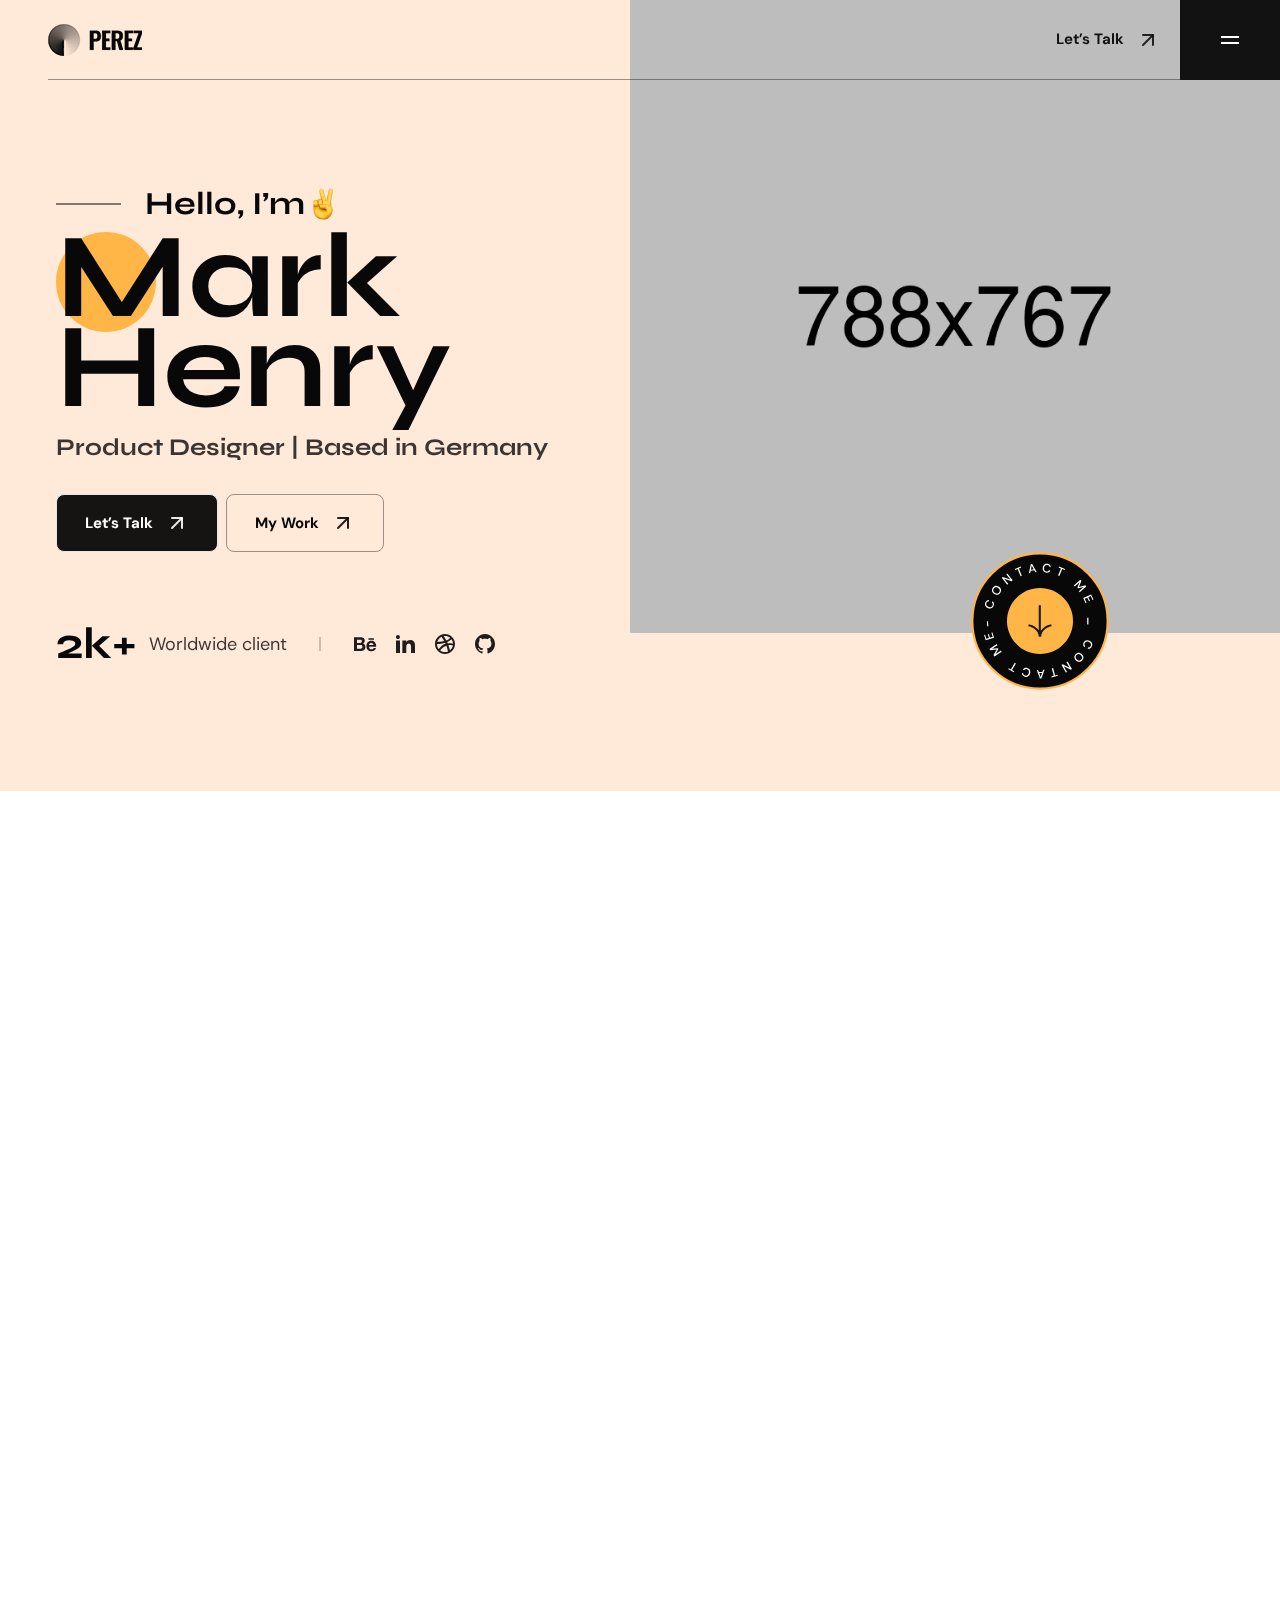
<file: index.html>
<!DOCTYPE html>
<html class="no-js" lang="en">

<head>
    <meta charset="utf-8" />
    <meta http-equiv="x-ua-compatible" content="ie=edge" />
    <title>My Tailwind</title>
    <meta name="AdsBot-Google" content="noindex follow" />
    <meta name="description" content="Perez - Tailwind CSS Personal Portfolio Template">
    <meta name="viewport" content="width=device-width, initial-scale=1, shrink-to-fit=no" />

    <link rel="shortcut icon" type="image/x-icon" href="assets/images/favicon.png" />


    <link rel="preconnect" href="https://fonts.googleapis.com">
    <link rel="preconnect" href="https://fonts.gstatic.com" crossorigin>
    <link href="https://fonts.googleapis.com/css2?family=DM+Sans:ital,opsz,wght@0,9..40,100;0,9..40,200;0,9..40,300;0,9..40,400;0,9..40,500;0,9..40,600;0,9..40,700;0,9..40,800;0,9..40,900;0,9..40,1000;1,9..40,100;1,9..40,200;1,9..40,300;1,9..40,400;1,9..40,500;1,9..40,600;1,9..40,700;1,9..40,800;1,9..40,900;1,9..40,1000&family=Inter:wght@100;200;300;400;500;600;700;800;900&family=Poppins:ital,wght@0,100;0,200;0,300;0,400;0,500;0,600;0,700;0,800;0,900;1,100;1,200;1,300;1,400;1,500;1,600;1,700;1,800;1,900&family=Syne:wght@400;500;600;700;800&display=swap" rel="stylesheet">

    
    <link rel="stylesheet" href="assets/css/plugins/aos.css" />
    <link rel="stylesheet" href="assets/css/plugins/swiper-bundle.min.css" />


    <!-- Style CSS -->
    <link rel="stylesheet" href="assets/css/style.css" />

</head>

<body>
    <div class="overflow-x-hidden">
        <!-- Header start -->

        <header id="sticky-header" class="xl:pl-12 absolute left-0 top-0 w-full z-10">
            <div class="flex pl-4 xl:pl-0">

                <div class="flex-1 flex items-center justify-between border-b border-black-800 border-opacity-40">

                    <a href="index.html">
                        <img src="assets/images/logo/logo.png" alt="logo">
                    </a>

                    <!-- Link Start -->
                    <a href="contact.html" class="flex items-center flex-wrap py-[6px] px-3 text-[15px] font-bold text-active leading-none mr-2 transition-all duration-300 hover:text-orange md:hover:text-white group">Let’s
                        Talk
                        <span class="inline-block ml-3 group-hover:animate-arrow-move-up">
        <svg width="24" height="24" viewBox="0 0 24 24" fill="none" xmlns="http://www.w3.org/2000/svg">
          <path d="M7 17L17 7" stroke="currentColor" stroke-opacity="0.9" stroke-width="2" stroke-linecap="round"
            stroke-linejoin="round" />
          <path d="M7 7H17V17" stroke="currentColor" stroke-opacity="0.9" stroke-width="2" stroke-linecap="round"
            stroke-linejoin="round" />
        </svg>
      </span>
                    </a>
                    <!-- Link End -->
                </div>



                <!-- Button Start -->
                <div id="offcanvas-toggle" class="flex-none bg-active flex items-center flex-wrap justify-center py-7 px-[38px] cursor-pointer">
                    <button>
                        <svg width="24" height="24" viewBox="0 0 24 24" fill="none" xmlns="http://www.w3.org/2000/svg">
                            <rect x="3" y="8" width="18" height="2" fill="white" />
                            <rect x="3" y="14" width="18" height="2" fill="white" />
                        </svg>

                    </button>
                </div>
                <!-- Button End -->

            </div>
        </header>


        <!-- offcanvas-menu start -->
        <div id="offcanvas" class="offcanvas right-0 top-0 bottom-0 z-50 transform translate-x-full fixed h-full w-[350px] md:w-[460px] transition-all ease-in-out duration-300 bg-black-800 pl-8 flex flex-wrap flex-col justify-between">
            <!-- close button start -->

            <div>
                <div class="flex flex-wrap justify-between items-center border-b border-border-white mb-[80px]">
                    <a href="index.html">
                        <img src="assets/images/logo/offcanvas-logo.png" alt="">
                    </a>
                    <button id="offcanvas-close" class="offcanvas-close bg-primary py-7 px-[38px]" aria-label="offcanvas">
                        <svg width="24" height="24" viewBox="0 0 24 24" fill="none" xmlns="http://www.w3.org/2000/svg">
                            <path fill-rule="evenodd" clip-rule="evenodd" d="M19.2803 4.71967C19.5732 5.01256 19.5732 5.48744 19.2803 5.78033L5.78033 19.2803C5.48744 19.5732 5.01256 19.5732 4.71967 19.2803C4.42678 18.9874 4.42678 18.5126 4.71967 18.2197L18.2197 4.71967C18.5126 4.42678 18.9874 4.42678 19.2803 4.71967Z" fill="white" />
                            <path fill-rule="evenodd" clip-rule="evenodd" d="M4.71967 4.71967C5.01256 4.42678 5.48744 4.42678 5.78033 4.71967L19.2803 18.2197C19.5732 18.5126 19.5732 18.9874 19.2803 19.2803C18.9874 19.5732 18.5126 19.5732 18.2197 19.2803L4.71967 5.78033C4.42678 5.48744 4.42678 5.01256 4.71967 4.71967Z" fill="white" />
                        </svg>
                    </button>
                </div>

                <!-- close button end -->

                <!-- offcanvas-menu start -->

                <nav class="offcanvas-menu mr-[40px] flex flex-wrap flex-col justify-between">
                    <ul>
                        <li class="border-b border-border-white py-4 group">
                            <a href="index.html" class="text-white text-xl font-bold font-Syne leading-none flex flex-wrap items-center justify-between hover:text-orange transition duration-300">Home
                                <span class="inline-block group-hover:animate-arrow-move-up">
              <svg width="24" height="24" viewBox="0 0 24 24" fill="none" xmlns="http://www.w3.org/2000/svg">
                <path d="M7 17L17 7" stroke="currentColor" stroke-opacity="0.9" stroke-width="2" stroke-linecap="round"
                  stroke-linejoin="round"></path>
                <path d="M7 7H17V17" stroke="currentColor" stroke-opacity="0.9" stroke-width="2" stroke-linecap="round"
                  stroke-linejoin="round"></path>
              </svg>
            </span>
                            </a>
                        </li>
                        <li class="border-b border-border-white py-4 group">
                            <a href="about.html" class="text-white text-xl font-bold font-Syne leading-none flex flex-wrap items-center justify-between hover:text-orange transition duration-300">About
                                <span class="inline-block group-hover:animate-arrow-move-up">
              <svg width="24" height="24" viewBox="0 0 24 24" fill="none" xmlns="http://www.w3.org/2000/svg">
                <path d="M7 17L17 7" stroke="currentColor" stroke-opacity="0.9" stroke-width="2" stroke-linecap="round"
                  stroke-linejoin="round"></path>
                <path d="M7 7H17V17" stroke="currentColor" stroke-opacity="0.9" stroke-width="2" stroke-linecap="round"
                  stroke-linejoin="round"></path>
              </svg>
            </span>
                            </a>

                        </li>
                        <li class="border-b border-border-white py-4 group">
                            <a href="projects.html" class="text-white text-xl font-bold font-Syne leading-none flex flex-wrap items-center justify-between hover:text-orange transition duration-300">Project
                                <span class="inline-block group-hover:animate-arrow-move-up">
              <svg width="24" height="24" viewBox="0 0 24 24" fill="none" xmlns="http://www.w3.org/2000/svg">
                <path d="M7 17L17 7" stroke="currentColor" stroke-opacity="0.9" stroke-width="2" stroke-linecap="round"
                  stroke-linejoin="round"></path>
                <path d="M7 7H17V17" stroke="currentColor" stroke-opacity="0.9" stroke-width="2" stroke-linecap="round"
                  stroke-linejoin="round"></path>
              </svg>
            </span>
                            </a>
                        </li>
                        <li class="border-b border-border-white py-4 group">
                            <a href="project-details.html" class="text-white text-xl font-bold font-Syne leading-none flex flex-wrap items-center justify-between hover:text-orange transition duration-300">Project details
                                <span class="inline-block group-hover:animate-arrow-move-up">
              <svg width="24" height="24" viewBox="0 0 24 24" fill="none" xmlns="http://www.w3.org/2000/svg">
                <path d="M7 17L17 7" stroke="currentColor" stroke-opacity="0.9" stroke-width="2" stroke-linecap="round"
                  stroke-linejoin="round"></path>
                <path d="M7 7H17V17" stroke="currentColor" stroke-opacity="0.9" stroke-width="2" stroke-linecap="round"
                  stroke-linejoin="round"></path>
              </svg>
            </span>
                            </a>
                        </li>
                        <li class="border-b border-border-white py-4 group">
                            <a href="blog.html" class="text-white text-xl font-bold font-Syne leading-none flex flex-wrap items-center justify-between hover:text-orange transition duration-300">Blog
                                <span class="inline-block group-hover:animate-arrow-move-up">
              <svg width="24" height="24" viewBox="0 0 24 24" fill="none" xmlns="http://www.w3.org/2000/svg">
                <path d="M7 17L17 7" stroke="currentColor" stroke-opacity="0.9" stroke-width="2" stroke-linecap="round"
                  stroke-linejoin="round"></path>
                <path d="M7 7H17V17" stroke="currentColor" stroke-opacity="0.9" stroke-width="2" stroke-linecap="round"
                  stroke-linejoin="round"></path>
              </svg>
            </span>
                            </a>
                        </li>
                        <li class="border-b border-border-white py-4 group">
                            <a href="blog-details.html" class="text-white text-xl font-bold font-Syne leading-none flex flex-wrap items-center justify-between hover:text-orange transition duration-300">Blog Details
                                <span class="inline-block group-hover:animate-arrow-move-up">
              <svg width="24" height="24" viewBox="0 0 24 24" fill="none" xmlns="http://www.w3.org/2000/svg">
                <path d="M7 17L17 7" stroke="currentColor" stroke-opacity="0.9" stroke-width="2" stroke-linecap="round"
                  stroke-linejoin="round"></path>
                <path d="M7 7H17V17" stroke="currentColor" stroke-opacity="0.9" stroke-width="2" stroke-linecap="round"
                  stroke-linejoin="round"></path>
              </svg>
            </span>
                            </a>
                        </li>

                        <li class="border-b border-border-white py-4 group">
                            <a href="contact.html" class="text-white text-xl font-bold font-Syne leading-none flex flex-wrap items-center justify-between hover:text-orange transition duration-300">Contact
                                <span class="inline-block group-hover:animate-arrow-move-up">
              <svg width="24" height="24" viewBox="0 0 24 24" fill="none" xmlns="http://www.w3.org/2000/svg">
                <path d="M7 17L17 7" stroke="currentColor" stroke-opacity="0.9" stroke-width="2" stroke-linecap="round"
                  stroke-linejoin="round"></path>
                <path d="M7 7H17V17" stroke="currentColor" stroke-opacity="0.9" stroke-width="2" stroke-linecap="round"
                  stroke-linejoin="round"></path>
              </svg>
            </span>
                            </a>
                        </li>

                    </ul>
                </nav>

            </div>


            <nav class="pb-10">
                <ul class="flex flex-wrap gap-x-4 items-center">
                    <li><a href="#" class="text-white transition-all duration-300 hover:text-orange">
                            <svg width="24" height="24" viewBox="0 0 24 24" fill="none" xmlns="http://www.w3.org/2000/svg">
                                <path d="M7.443 5.3501C8.082 5.3501 8.673 5.4001 9.213 5.5481C9.754 5.6471 10.197 5.8451 10.59 6.0921C10.984 6.3401 11.279 6.6861 11.475 7.1311C11.672 7.5761 11.771 8.1211 11.771 8.7141C11.771 9.4071 11.623 10.0001 11.279 10.4451C10.984 10.8911 10.492 11.2861 9.902 11.5831C10.738 11.8311 11.377 12.2761 11.771 12.8701C12.164 13.4631 12.41 14.2051 12.41 15.0461C12.41 15.7391 12.262 16.3321 12.016 16.8271C11.771 17.3221 11.377 17.7671 10.934 18.0641C10.4528 18.3824 9.92083 18.6164 9.361 18.7561C8.771 18.9051 8.181 19.0041 7.591 19.0041H1V5.3501H7.443ZM7.049 10.8901C7.59 10.8901 8.033 10.7421 8.377 10.4951C8.721 10.2481 8.869 9.8021 8.869 9.2581C8.869 8.9611 8.819 8.6651 8.721 8.4671C8.623 8.2691 8.475 8.1201 8.279 7.9721C8.082 7.8731 7.885 7.7741 7.639 7.7251C7.393 7.6751 7.148 7.6751 6.852 7.6751H4V10.8911H7.05L7.049 10.8901ZM7.197 16.7281C7.492 16.7281 7.787 16.6781 8.033 16.6291C8.279 16.5791 8.525 16.4811 8.721 16.3321C8.92138 16.1873 9.08903 16.002 9.213 15.7881C9.311 15.5411 9.41 15.2441 9.41 14.8981C9.41 14.2051 9.213 13.7111 8.82 13.3641C8.426 13.0671 7.885 12.9191 7.246 12.9191H4V16.7291L7.197 16.7281ZM16.689 16.6781C17.082 17.0741 17.672 17.2721 18.459 17.2721C19 17.2721 19.492 17.1241 19.885 16.8771C20.279 16.5801 20.525 16.2831 20.623 15.9871H23.033C22.639 17.1731 22.049 18.0141 21.263 18.5591C20.475 19.0531 19.541 19.3501 18.41 19.3501C17.6864 19.3523 16.9688 19.218 16.295 18.9541C15.6887 18.7267 15.148 18.353 14.721 17.8661C14.2643 17.4107 13.9267 16.8498 13.738 16.2331C13.492 15.5901 13.393 14.8981 13.393 14.1061C13.393 13.3641 13.492 12.6721 13.738 12.0281C13.9749 11.4085 14.3252 10.8384 14.771 10.3471C15.2201 9.88594 15.7543 9.51613 16.344 9.2581C17.0007 8.99416 17.7022 8.85969 18.41 8.8621C19.246 8.8621 19.984 9.0111 20.623 9.3571C21.263 9.7031 21.754 10.0991 22.147 10.6931C22.541 11.2371 22.837 11.8801 23.033 12.5731C23.131 13.2651 23.18 13.9581 23.131 14.7491H16C16 15.5411 16.295 16.2831 16.689 16.6791V16.6781ZM19.787 11.4841C19.443 11.1381 18.902 10.9401 18.262 10.9401C17.82 10.9401 17.475 11.0401 17.18 11.1881C16.885 11.3361 16.689 11.5341 16.492 11.7321C16.311 11.9234 16.1912 12.1643 16.148 12.4241C16.098 12.6721 16.049 12.8701 16.049 13.0671H20.475C20.377 12.3251 20.131 11.8311 19.787 11.4841ZM15.459 6.2901H20.967V7.6261H15.46V6.2901H15.459Z" fill="currentColor" fill-opacity="0.9"></path>
                            </svg>

                        </a></li>
                    <li><a href="#" class="text-white transition-all duration-300 hover:text-orange"><svg width="24" height="24" viewBox="0 0 24 24" fill="none" xmlns="http://www.w3.org/2000/svg">
                                <path d="M6.94043 5.00002C6.94017 5.53046 6.7292 6.03906 6.35394 6.41394C5.97868 6.78883 5.46986 6.99929 4.93943 6.99902C4.409 6.99876 3.90039 6.78779 3.52551 6.41253C3.15062 6.03727 2.94016 5.52846 2.94043 4.99802C2.9407 4.46759 3.15166 3.95899 3.52692 3.5841C3.90218 3.20922 4.411 2.99876 4.94143 2.99902C5.47186 2.99929 5.98047 3.21026 6.35535 3.58552C6.73024 3.96078 6.9407 4.46959 6.94043 5.00002ZM7.00043 8.48002H3.00043V21H7.00043V8.48002ZM13.3204 8.48002H9.34043V21H13.2804V14.43C13.2804 10.77 18.0504 10.43 18.0504 14.43V21H22.0004V13.07C22.0004 6.90002 14.9404 7.13002 13.2804 10.16L13.3204 8.48002Z" fill="currentColor" fill-opacity="0.9"></path>
                            </svg>
                        </a></li>
                    <li><a href="#" class="text-white transition-all duration-300 hover:text-orange"><svg width="24" height="24" viewBox="0 0 24 24" fill="none" xmlns="http://www.w3.org/2000/svg">
                                <path d="M19.989 11.572C19.907 9.99792 19.3596 8.4836 18.416 7.221C18.1285 7.53061 17.8212 7.82123 17.496 8.091C16.4969 8.92086 15.3805 9.5982 14.183 10.101C14.35 10.451 14.503 10.79 14.638 11.11V11.113C14.665 11.174 14.688 11.231 14.732 11.342L14.749 11.382C16.262 11.212 17.858 11.275 19.405 11.485C19.611 11.512 19.805 11.541 19.989 11.572ZM10.604 4.122C11.5786 5.49516 12.4772 6.92062 13.296 8.392C14.519 7.91 15.53 7.302 16.344 6.625C16.674 6.351 16.938 6.093 17.14 5.87C15.701 4.65972 13.8803 3.99733 12 4C11.524 4 11.058 4.042 10.604 4.121V4.122ZM4.253 9.997C4.93423 9.97981 5.61464 9.93878 6.293 9.874C7.93264 9.72734 9.55828 9.4525 11.155 9.052C10.3205 7.60221 9.41956 6.19171 8.455 4.825C7.42472 5.3354 6.51626 6.06141 5.79124 6.95379C5.06623 7.84617 4.54162 8.88404 4.253 9.997ZM5.783 17.035C6.25195 16.3575 6.77894 15.7221 7.358 15.136C8.812 13.646 10.528 12.486 12.514 11.846L12.576 11.828C12.411 11.464 12.256 11.139 12.1 10.833C10.264 11.368 8.33 11.702 6.403 11.875C5.463 11.96 4.62 11.997 4 12.003C3.99815 13.8356 4.62722 15.6128 5.783 17.035ZM15.004 19.415C14.6184 17.4703 14.0725 15.5607 13.372 13.706C11.372 14.433 9.776 15.496 8.543 16.764C8.0454 17.2664 7.60382 17.8213 7.226 18.419C8.60481 19.4478 10.2797 20.0025 12 20C13.0299 20.0015 14.0504 19.8035 15.005 19.417L15.004 19.415ZM16.878 18.34C18.4393 17.1398 19.5028 15.4057 19.865 13.47C19.525 13.385 19.094 13.3 18.62 13.234C17.5661 13.0823 16.4968 13.0712 15.44 13.201C16.035 14.8799 16.5154 16.5961 16.878 18.34ZM12 22C6.477 22 2 17.523 2 12C2 6.477 6.477 2 12 2C17.523 2 22 6.477 22 12C22 17.523 17.523 22 12 22Z" fill="currentColor" fill-opacity="0.9"></path>
                            </svg>
                        </a></li>
                    <li><a href="#" class="text-white transition-all duration-300 hover:text-orange"><svg width="24" height="24" viewBox="0 0 24 24" fill="none" xmlns="http://www.w3.org/2000/svg">
                                <path d="M12.001 2C6.47598 2 2.00098 6.475 2.00098 12C1.99977 14.0992 2.65958 16.1454 3.88679 17.8484C5.114 19.5515 6.84631 20.8249 8.83798 21.488C9.33798 21.575 9.52598 21.275 9.52598 21.012C9.52598 20.775 9.51298 19.988 9.51298 19.15C7.00098 19.613 6.35098 18.538 6.15098 17.975C6.03798 17.687 5.55098 16.8 5.12598 16.562C4.77598 16.375 4.27598 15.912 5.11298 15.9C5.90098 15.887 6.46298 16.625 6.65098 16.925C7.55098 18.437 8.98798 18.012 9.56298 17.75C9.65098 17.1 9.91298 16.663 10.201 16.413C7.97598 16.163 5.65098 15.3 5.65098 11.475C5.65098 10.387 6.03798 9.488 6.67598 8.788C6.57598 8.538 6.22598 7.513 6.77598 6.138C6.77598 6.138 7.61298 5.875 9.52598 7.162C10.3401 6.9364 11.1812 6.82302 12.026 6.825C12.876 6.825 13.726 6.937 14.526 7.162C16.439 5.862 17.276 6.138 17.276 6.138C17.826 7.513 17.476 8.538 17.376 8.788C18.013 9.488 18.401 10.375 18.401 11.475C18.401 15.313 16.064 16.163 13.839 16.413C14.201 16.725 14.514 17.325 14.514 18.263C14.514 19.6 14.501 20.675 14.501 21.013C14.501 21.275 14.689 21.587 15.189 21.487C17.1738 20.8166 18.8985 19.5408 20.1203 17.8389C21.3421 16.1371 21.9995 14.095 22 12C22 6.475 17.525 2 12 2H12.001Z" fill="currentColor" fill-opacity="0.9"></path>
                            </svg>
                        </a></li>

                </ul>
            </nav>
        </div>
        <!-- offcanvas-menu end -->

        <!-- Header end -->

        <!-- Hero section start -->
        <section class="bg-secondary relative pt-[140px] pb-[125px]">

            <div class="container">
                <div class="grid grid-cols-1 2xl:-mx-4">
                    <div class="xl:pt-12">
                        <span
          class="font-Syne text-black-800 font-bold text-2xl lg:text-[32px] leading-none flex flex-wrap items-center mb-3"
          data-aos="fade-right" data-aos-delay="300">
          <span class="mr-6">
            <svg xmlns="http://www.w3.org/2000/svg" width="65" height="2" viewBox="0 0 65 2" fill="none">
              <path d="M0 1H65" stroke="#080808" />
            </svg>
          </span>

                        Hello, I’m
                        <img class="ml-2" src="assets/images/icon/victory.png" alt="icon">
                        </span>
                        <h1 class="relative z-[1] font-Syne text-black-800 font-bold text-[80px] lg:text-[100px] xl:text-[120px] 2xl:text-[140px] leading-[64px] lg:leading-[80px] xl:leading-[90px] 2xl:leading-[110px] 2xl:before:w-[120px] xl:before:w-[100px] 2xl:before:h-[120px] xl:before:h-[100px] before:rounded-full before:bg-primary before:block before:absolute before:top-[0px] before:left-0 before:-z-[1] lg:before:w-[85px] lg:before:h-[85px] before:w-[70px] before:h-[70px]" data-aos="fade-right" data-aos-delay="400">
                            Mark
                            <!-- <br /> Henry -->
                        </h1>
                        <h2 class="font-Syne text-black-800 font-bold text-[80px] lg:text-[100px] xl:text-[120px] 2xl:text-[140px] leading-[64px] lg:leading-[80px] xl:leading-[90px] 2xl:leading-[110px] mb-[20px]" data-aos="fade-right" data-aos-delay="600">
                            Henry</h2>
                        <p class="font-Syne text-black-700 font-bold text-lg md:text-xl xl:text-2xl leading-tight mb-[30px]" data-aos="fade-right" data-aos-delay="800">Product
                            Designer |
                            Based in
                            Germany</p>

                        <div class="flex flex-wrap mb-[50px] md:mb-[60px] xl:mb-[70px] 2xl:mb-[80px]">
                            <!-- Link Start -->
                            <span data-aos="fade-right" data-aos-delay="1000">
            <a href="contact.html" class="flex items-center flex-wrap btn-primary mr-2 group">Let’s
              Talk
              <span class="inline-block ml-3 group-hover:animate-arrow-move-up">
                <svg width="24" height="24" viewBox="0 0 24 24" fill="none" xmlns="http://www.w3.org/2000/svg">
                  <path d="M7 17L17 7" stroke="currentColor" stroke-opacity="0.9" stroke-width="2"
                    stroke-linecap="round" stroke-linejoin="round" />
                  <path d="M7 7H17V17" stroke="currentColor" stroke-opacity="0.9" stroke-width="2"
                    stroke-linecap="round" stroke-linejoin="round" />
                </svg>
              </span>
                            </a>
                            </span>
                            <!-- Link End -->

                            <!-- Link Start -->
                            <span data-aos="fade-right" data-aos-delay="1200">
            <a href="projects.html" class="flex items-center flex-wrap btn-primary-outline group">
              My Work
              <span class="inline-block ml-3 group-hover:animate-arrow-move-up">
                <svg width="24" height="24" viewBox="0 0 24 24" fill="none" xmlns="http://www.w3.org/2000/svg">
                  <path d="M7 17L17 7" stroke="currentColor" stroke-opacity="0.9" stroke-width="2"
                    stroke-linecap="round" stroke-linejoin="round" />
                  <path d="M7 7H17V17" stroke="currentColor" stroke-opacity="0.9" stroke-width="2"
                    stroke-linecap="round" stroke-linejoin="round" />
                </svg>
              </span>
                            </a>
                            </span>
                            <!-- Link End -->
                        </div>

                        <div class="flex flex-wrap items-center" data-aos="fade-right" data-aos-delay="1400">
                            <div class="flex flex-wrap items-center">
                                <span class="font-Syne text-black-800 font-bold text-[44px] leading-none">
              <span class="counter">1.2</span>k+</span>
                                <span class="text-lg text-black-700 ml-3">Worldwide client</span>
                                <span class="mx-8">
              <svg xmlns="http://www.w3.org/2000/svg" width="2" height="14" viewBox="0 0 2 14" fill="none">
                <path d="M1 0L1 14" stroke="#080808" stroke-opacity="0.4" />
              </svg>
            </span>
                            </div>
                            <div class="mt-5 sm:mt-0">
                                <ul class="flex flex-wrap gap-x-4 items-center">
                                    <li><a href="#" class="text-black-800 hover:text-orange">
                                            <svg width="24" height="24" viewBox="0 0 24 24" fill="none" xmlns="http://www.w3.org/2000/svg">
                                                <path d="M7.443 5.3501C8.082 5.3501 8.673 5.4001 9.213 5.5481C9.754 5.6471 10.197 5.8451 10.59 6.0921C10.984 6.3401 11.279 6.6861 11.475 7.1311C11.672 7.5761 11.771 8.1211 11.771 8.7141C11.771 9.4071 11.623 10.0001 11.279 10.4451C10.984 10.8911 10.492 11.2861 9.902 11.5831C10.738 11.8311 11.377 12.2761 11.771 12.8701C12.164 13.4631 12.41 14.2051 12.41 15.0461C12.41 15.7391 12.262 16.3321 12.016 16.8271C11.771 17.3221 11.377 17.7671 10.934 18.0641C10.4528 18.3824 9.92083 18.6164 9.361 18.7561C8.771 18.9051 8.181 19.0041 7.591 19.0041H1V5.3501H7.443ZM7.049 10.8901C7.59 10.8901 8.033 10.7421 8.377 10.4951C8.721 10.2481 8.869 9.8021 8.869 9.2581C8.869 8.9611 8.819 8.6651 8.721 8.4671C8.623 8.2691 8.475 8.1201 8.279 7.9721C8.082 7.8731 7.885 7.7741 7.639 7.7251C7.393 7.6751 7.148 7.6751 6.852 7.6751H4V10.8911H7.05L7.049 10.8901ZM7.197 16.7281C7.492 16.7281 7.787 16.6781 8.033 16.6291C8.279 16.5791 8.525 16.4811 8.721 16.3321C8.92138 16.1873 9.08903 16.002 9.213 15.7881C9.311 15.5411 9.41 15.2441 9.41 14.8981C9.41 14.2051 9.213 13.7111 8.82 13.3641C8.426 13.0671 7.885 12.9191 7.246 12.9191H4V16.7291L7.197 16.7281ZM16.689 16.6781C17.082 17.0741 17.672 17.2721 18.459 17.2721C19 17.2721 19.492 17.1241 19.885 16.8771C20.279 16.5801 20.525 16.2831 20.623 15.9871H23.033C22.639 17.1731 22.049 18.0141 21.263 18.5591C20.475 19.0531 19.541 19.3501 18.41 19.3501C17.6864 19.3523 16.9688 19.218 16.295 18.9541C15.6887 18.7267 15.148 18.353 14.721 17.8661C14.2643 17.4107 13.9267 16.8498 13.738 16.2331C13.492 15.5901 13.393 14.8981 13.393 14.1061C13.393 13.3641 13.492 12.6721 13.738 12.0281C13.9749 11.4085 14.3252 10.8384 14.771 10.3471C15.2201 9.88594 15.7543 9.51613 16.344 9.2581C17.0007 8.99416 17.7022 8.85969 18.41 8.8621C19.246 8.8621 19.984 9.0111 20.623 9.3571C21.263 9.7031 21.754 10.0991 22.147 10.6931C22.541 11.2371 22.837 11.8801 23.033 12.5731C23.131 13.2651 23.18 13.9581 23.131 14.7491H16C16 15.5411 16.295 16.2831 16.689 16.6791V16.6781ZM19.787 11.4841C19.443 11.1381 18.902 10.9401 18.262 10.9401C17.82 10.9401 17.475 11.0401 17.18 11.1881C16.885 11.3361 16.689 11.5341 16.492 11.7321C16.311 11.9234 16.1912 12.1643 16.148 12.4241C16.098 12.6721 16.049 12.8701 16.049 13.0671H20.475C20.377 12.3251 20.131 11.8311 19.787 11.4841ZM15.459 6.2901H20.967V7.6261H15.46V6.2901H15.459Z" fill="currentColor" fill-opacity="0.9"></path>
                                            </svg>

                                        </a></li>
                                    <li><a href="#" class="text-black-800 hover:text-orange"><svg width="24" height="24" viewBox="0 0 24 24" fill="none" xmlns="http://www.w3.org/2000/svg">
                                                <path d="M6.94043 5.00002C6.94017 5.53046 6.7292 6.03906 6.35394 6.41394C5.97868 6.78883 5.46986 6.99929 4.93943 6.99902C4.409 6.99876 3.90039 6.78779 3.52551 6.41253C3.15062 6.03727 2.94016 5.52846 2.94043 4.99802C2.9407 4.46759 3.15166 3.95899 3.52692 3.5841C3.90218 3.20922 4.411 2.99876 4.94143 2.99902C5.47186 2.99929 5.98047 3.21026 6.35535 3.58552C6.73024 3.96078 6.9407 4.46959 6.94043 5.00002ZM7.00043 8.48002H3.00043V21H7.00043V8.48002ZM13.3204 8.48002H9.34043V21H13.2804V14.43C13.2804 10.77 18.0504 10.43 18.0504 14.43V21H22.0004V13.07C22.0004 6.90002 14.9404 7.13002 13.2804 10.16L13.3204 8.48002Z" fill="currentColor" fill-opacity="0.9"></path>
                                            </svg>
                                        </a></li>
                                    <li><a href="#" class="text-black-800 hover:text-orange"><svg width="24" height="24" viewBox="0 0 24 24" fill="none" xmlns="http://www.w3.org/2000/svg">
                                                <path d="M19.989 11.572C19.907 9.99792 19.3596 8.4836 18.416 7.221C18.1285 7.53061 17.8212 7.82123 17.496 8.091C16.4969 8.92086 15.3805 9.5982 14.183 10.101C14.35 10.451 14.503 10.79 14.638 11.11V11.113C14.665 11.174 14.688 11.231 14.732 11.342L14.749 11.382C16.262 11.212 17.858 11.275 19.405 11.485C19.611 11.512 19.805 11.541 19.989 11.572ZM10.604 4.122C11.5786 5.49516 12.4772 6.92062 13.296 8.392C14.519 7.91 15.53 7.302 16.344 6.625C16.674 6.351 16.938 6.093 17.14 5.87C15.701 4.65972 13.8803 3.99733 12 4C11.524 4 11.058 4.042 10.604 4.121V4.122ZM4.253 9.997C4.93423 9.97981 5.61464 9.93878 6.293 9.874C7.93264 9.72734 9.55828 9.4525 11.155 9.052C10.3205 7.60221 9.41956 6.19171 8.455 4.825C7.42472 5.3354 6.51626 6.06141 5.79124 6.95379C5.06623 7.84617 4.54162 8.88404 4.253 9.997ZM5.783 17.035C6.25195 16.3575 6.77894 15.7221 7.358 15.136C8.812 13.646 10.528 12.486 12.514 11.846L12.576 11.828C12.411 11.464 12.256 11.139 12.1 10.833C10.264 11.368 8.33 11.702 6.403 11.875C5.463 11.96 4.62 11.997 4 12.003C3.99815 13.8356 4.62722 15.6128 5.783 17.035ZM15.004 19.415C14.6184 17.4703 14.0725 15.5607 13.372 13.706C11.372 14.433 9.776 15.496 8.543 16.764C8.0454 17.2664 7.60382 17.8213 7.226 18.419C8.60481 19.4478 10.2797 20.0025 12 20C13.0299 20.0015 14.0504 19.8035 15.005 19.417L15.004 19.415ZM16.878 18.34C18.4393 17.1398 19.5028 15.4057 19.865 13.47C19.525 13.385 19.094 13.3 18.62 13.234C17.5661 13.0823 16.4968 13.0712 15.44 13.201C16.035 14.8799 16.5154 16.5961 16.878 18.34ZM12 22C6.477 22 2 17.523 2 12C2 6.477 6.477 2 12 2C17.523 2 22 6.477 22 12C22 17.523 17.523 22 12 22Z" fill="currentColor" fill-opacity="0.9"></path>
                                            </svg>
                                        </a></li>
                                    <li><a href="#" class="text-black-800 hover:text-orange"><svg width="24" height="24" viewBox="0 0 24 24" fill="none" xmlns="http://www.w3.org/2000/svg">
                                                <path d="M12.001 2C6.47598 2 2.00098 6.475 2.00098 12C1.99977 14.0992 2.65958 16.1454 3.88679 17.8484C5.114 19.5515 6.84631 20.8249 8.83798 21.488C9.33798 21.575 9.52598 21.275 9.52598 21.012C9.52598 20.775 9.51298 19.988 9.51298 19.15C7.00098 19.613 6.35098 18.538 6.15098 17.975C6.03798 17.687 5.55098 16.8 5.12598 16.562C4.77598 16.375 4.27598 15.912 5.11298 15.9C5.90098 15.887 6.46298 16.625 6.65098 16.925C7.55098 18.437 8.98798 18.012 9.56298 17.75C9.65098 17.1 9.91298 16.663 10.201 16.413C7.97598 16.163 5.65098 15.3 5.65098 11.475C5.65098 10.387 6.03798 9.488 6.67598 8.788C6.57598 8.538 6.22598 7.513 6.77598 6.138C6.77598 6.138 7.61298 5.875 9.52598 7.162C10.3401 6.9364 11.1812 6.82302 12.026 6.825C12.876 6.825 13.726 6.937 14.526 7.162C16.439 5.862 17.276 6.138 17.276 6.138C17.826 7.513 17.476 8.538 17.376 8.788C18.013 9.488 18.401 10.375 18.401 11.475C18.401 15.313 16.064 16.163 13.839 16.413C14.201 16.725 14.514 17.325 14.514 18.263C14.514 19.6 14.501 20.675 14.501 21.013C14.501 21.275 14.689 21.587 15.189 21.487C17.1738 20.8166 18.8985 19.5408 20.1203 17.8389C21.3421 16.1371 21.9995 14.095 22 12C22 6.475 17.525 2 12 2H12.001Z" fill="currentColor" fill-opacity="0.9"></path>
                                            </svg>
                                        </a></li>
                                </ul>
                            </div>
                        </div>
                    </div>
                </div>
            </div>

            <div class="hidden md:block">
                <img class="absolute top-0 right-0 md:max-w-[420px] lg:max-w-[570px] xl:max-w-[650px] 2xl:max-w-[initial]" data-aos="fade-left" src="assets/images/hero/hero.png" alt="hero Image">

                <a href="contact.html">
                    <svg class="absolute bottom-[200px] lg:bottom-[80px] xl:bottom-[80px] right-[40px] lg:right-[150px] xl:right-[150px]" width="180" height="180" viewBox="0 0 180 180" fill="none" xmlns="http://www.w3.org/2000/svg">
                        <g class="animate-spin origin-center">

                            <path d="M157.631 90C157.631 127.352 127.352 157.632 89.9995 157.632C52.6476 157.632 22.3678 127.352 22.3678 90C22.3678 52.6481 52.6476 22.3683 89.9995 22.3683C127.352 22.3683 157.631 52.6481 157.631 90Z" fill="#080808" stroke="#FFB646" stroke-width="2.08333" stroke-miterlimit="10" />
                            <path d="M43.7883 74.5846C43.5199 75.4042 43.1104 76.0554 42.5597 76.5383C42.0037 77.0107 41.3536 77.3039 40.6095 77.4181C39.8574 77.5296 39.0598 77.4474 38.2165 77.1713C37.3654 76.8927 36.6735 76.4873 36.141 75.9552C35.6005 75.4205 35.2458 74.7983 35.0767 74.0886C34.9103 73.3709 34.9612 72.6023 35.2295 71.7827C35.5469 70.8133 36.0426 70.0987 36.7167 69.6388C37.3908 69.1789 38.1805 69.0055 39.0858 69.1186L38.6292 70.5135C38.1123 70.4665 37.6527 70.5778 37.2503 70.8474C36.8479 71.1171 36.5474 71.5553 36.3487 72.1622C36.0778 72.9897 36.1474 73.7367 36.5574 74.4032C36.9596 75.0671 37.6532 75.5603 38.6384 75.8828C39.6156 76.2027 40.4627 76.2139 41.1796 75.9163C41.8965 75.6188 42.3905 75.0562 42.6614 74.2287C42.86 73.6219 42.8847 73.0934 42.7354 72.6431C42.5862 72.1929 42.2971 71.8365 41.8682 71.5739L42.3249 70.179C43.0903 70.6128 43.6049 71.2132 43.8687 71.9801C44.1324 72.7471 44.1056 73.6152 43.7883 74.5846Z" fill="white" />
                            <path d="M50.1726 61.9256C49.6756 62.6305 49.0849 63.1374 48.4004 63.4462C47.7159 63.7551 46.9941 63.8651 46.2348 63.7763C45.4688 63.6826 44.7232 63.3802 43.998 62.8689C43.2728 62.3576 42.7408 61.7594 42.4021 61.0741C42.0566 60.3841 41.9143 59.6648 41.9752 58.9163C42.0362 58.1679 42.3151 57.4412 42.812 56.7363C43.309 56.0315 43.8997 55.5246 44.5842 55.2158C45.2687 54.9069 45.9915 54.8027 46.7528 54.9031C47.512 54.9919 48.2542 55.292 48.9794 55.8032C49.7046 56.3145 50.24 56.9152 50.5855 57.6052C50.929 58.2837 51.0703 58.9972 51.0094 59.7456C50.9484 60.4941 50.6695 61.2208 50.1726 61.9256ZM49.2067 61.2447C49.5508 60.7567 49.741 60.2567 49.7774 59.7446C49.8185 59.2257 49.7074 58.7212 49.4441 58.2312C49.1808 57.7411 48.7679 57.2978 48.2053 56.9012C47.6428 56.5046 47.0865 56.2646 46.5365 56.1812C45.9865 56.0979 45.474 56.1627 44.9991 56.3758C44.529 56.5821 44.1219 56.9293 43.7779 57.4173C43.4338 57.9053 43.2412 58.4087 43.2001 58.9276C43.1589 59.4465 43.27 59.951 43.5333 60.441C43.8014 60.9242 44.2167 61.3642 44.7793 61.7608C45.3418 62.1574 45.8957 62.4008 46.4409 62.4909C46.9909 62.5743 47.5034 62.5094 47.9783 62.2963C48.4532 62.0832 48.8627 61.7327 49.2067 61.2447Z" fill="white" />
                            <path d="M57.1532 53.6456L51.7944 46.7785L52.8343 45.967L60.3121 48.4499L56.2777 43.28L57.3175 42.4685L62.6763 49.3356L61.6365 50.1471L54.1587 47.6642L58.1931 52.8341L57.1532 53.6456Z" fill="white" />
                            <path d="M70.5729 45.1508L67.6243 38.1023L65.248 39.0964L64.835 38.1092L70.793 35.6168L71.206 36.604L68.8412 37.5933L71.7898 44.6418L70.5729 45.1508Z" fill="white" />
                            <path d="M78.8716 42.2432L80.7576 33.1533L82.1851 32.9397L86.6248 41.083L85.2465 41.2892L84.1931 39.2953L80.6734 39.822L80.2499 42.0369L78.8716 42.2432ZM80.8879 38.733L83.6692 38.3168L81.6911 34.599L80.8879 38.733Z" fill="white" />
                            <path d="M96.3093 41.6882C95.4534 41.5795 94.7363 41.3002 94.1579 40.8504C93.5887 40.3935 93.1778 39.8103 92.925 39.1008C92.6734 38.3831 92.6034 37.584 92.7153 36.7034C92.8282 35.8146 93.0957 35.0584 93.5178 34.4346C93.9409 33.8026 94.4851 33.3366 95.1504 33.0364C95.824 32.7373 96.5887 32.6421 97.4445 32.7508C98.4568 32.8794 99.2525 33.2313 99.8317 33.8066C100.411 34.382 100.73 35.125 100.79 36.0357L99.3337 35.8507C99.2823 35.3341 99.0861 34.9036 98.7452 34.5592C98.4042 34.2149 97.9169 34.0025 97.2832 33.922C96.4191 33.8122 95.6984 34.0217 95.1212 34.5505C94.5449 35.071 94.1915 35.8456 94.0608 36.8743C93.9312 37.8948 94.0803 38.7291 94.5081 39.3772C94.9359 40.0252 95.5818 40.4041 96.4459 40.5139C97.0796 40.5944 97.6035 40.5188 98.0176 40.287C98.4317 40.0553 98.7272 39.704 98.9041 39.2331L100.361 39.4181C100.079 40.252 99.5866 40.871 98.8831 41.275C98.1795 41.679 97.3216 41.8168 96.3093 41.6882Z" fill="white" />
                            <path d="M108.074 44.5801L110.985 37.5128L108.603 36.5314L109.01 35.5415L114.984 38.0021L114.576 38.992L112.205 38.0153L109.294 45.0827L108.074 44.5801Z" fill="white" />
                            <path d="M123.795 54.407L130.354 48.6754L131.378 49.8467L128.952 55.883L135.251 54.2787L136.274 55.45L129.715 61.1815L128.847 60.1883L133.692 55.9552L128.032 57.3643L127.361 56.596L129.498 51.1752L124.663 55.4002L123.795 54.407Z" fill="white" />
                            <path d="M133.257 67.1066L141.164 63.4523L143.487 68.4788L142.516 68.9278L140.746 65.0986L138.283 66.2366L139.897 69.727L138.948 70.1655L137.335 66.6752L134.782 67.855L136.552 71.6842L135.58 72.1332L133.257 67.1066Z" fill="white" />
                            <path d="M137.181 86.6396L138.426 86.6423L138.411 93.4738L137.167 93.4711L137.181 86.6396Z" fill="white" />
                            <path d="M133.683 111.594C134.061 110.818 134.556 110.229 135.168 109.826C135.783 109.434 136.468 109.232 137.221 109.221C137.981 109.213 138.761 109.404 139.558 109.792C140.364 110.185 140.994 110.681 141.449 111.282C141.912 111.885 142.178 112.55 142.248 113.277C142.315 114.011 142.16 114.766 141.782 115.541C141.335 116.458 140.746 117.099 140.015 117.462C139.284 117.826 138.477 117.89 137.596 117.654L138.239 116.334C138.745 116.451 139.215 116.404 139.651 116.192C140.087 115.979 140.445 115.586 140.724 115.012C141.106 114.229 141.139 113.479 140.824 112.763C140.516 112.05 139.896 111.466 138.964 111.012C138.04 110.561 137.202 110.434 136.45 110.631C135.699 110.828 135.133 111.318 134.751 112.101C134.471 112.675 134.375 113.195 134.461 113.662C134.547 114.128 134.785 114.521 135.174 114.84L134.531 116.16C133.832 115.625 133.404 114.96 133.247 114.164C133.091 113.368 133.236 112.511 133.683 111.594Z" fill="white" />
                            <path d="M125.614 123.254C126.204 122.624 126.859 122.203 127.58 121.991C128.3 121.78 129.031 121.77 129.771 121.962C130.517 122.161 131.214 122.563 131.862 123.169C132.51 123.776 132.955 124.442 133.197 125.167C133.444 125.898 133.486 126.631 133.323 127.364C133.159 128.097 132.783 128.779 132.194 129.409C131.604 130.039 130.949 130.46 130.228 130.672C129.508 130.884 128.777 130.887 128.037 130.683C127.297 130.491 126.602 130.091 125.954 129.485C125.306 128.878 124.858 128.21 124.611 127.478C124.364 126.759 124.322 126.032 124.485 125.299C124.649 124.566 125.025 123.884 125.614 123.254ZM126.478 124.062C126.07 124.498 125.812 124.967 125.706 125.47C125.594 125.978 125.634 126.493 125.828 127.015C126.021 127.537 126.369 128.033 126.872 128.503C127.375 128.974 127.893 129.288 128.427 129.446C128.96 129.605 129.477 129.611 129.977 129.465C130.471 129.325 130.922 129.037 131.33 128.601C131.738 128.165 131.998 127.693 132.111 127.184C132.223 126.676 132.182 126.161 131.989 125.639C131.789 125.123 131.439 124.63 130.936 124.16C130.433 123.689 129.918 123.372 129.39 123.208C128.856 123.049 128.339 123.043 127.84 123.189C127.34 123.335 126.886 123.626 126.478 124.062Z" fill="white" />
                            <path d="M117.563 130.504L121.936 138.038L120.795 138.7L113.725 135.221L117.017 140.893L115.876 141.555L111.503 134.021L112.644 133.358L119.714 136.838L116.422 131.166L117.563 130.504Z" fill="white" />
                            <path d="M103.11 137.094L105.066 144.482L107.557 143.822L107.831 144.857L101.586 146.511L101.312 145.476L103.79 144.819L101.834 137.431L103.11 137.094Z" fill="white" />
                            <path d="M94.5093 138.832L91.3962 147.578L89.9528 147.594L86.6703 138.92L88.0639 138.904L88.8342 141.024L92.3929 140.984L93.1157 138.848L94.5093 138.832ZM92.0312 142.033L89.2191 142.065L90.6695 146.018L92.0312 142.033Z" fill="white" />
                            <path d="M77.1843 137.002C78.0177 137.224 78.6908 137.597 79.2035 138.121C79.7061 138.65 80.0349 139.283 80.1901 140.02C80.3432 140.764 80.3052 141.566 80.0762 142.423C79.8451 143.289 79.4785 144.002 78.9766 144.563C78.4725 145.133 77.8707 145.521 77.1713 145.73C76.4638 145.936 75.6933 145.927 74.8599 145.705C73.8742 145.441 73.133 144.986 72.6364 144.338C72.1397 143.69 71.9228 142.911 71.9857 142.001L73.4041 142.38C73.3858 142.898 73.5224 143.351 73.814 143.738C74.1055 144.125 74.5598 144.401 75.1769 144.566C76.0183 144.791 76.7605 144.68 77.4035 144.233C78.0443 143.795 78.4984 143.075 78.766 142.073C79.0314 141.079 78.9956 140.233 78.6588 139.533C78.3219 138.834 77.7327 138.372 76.8913 138.147C76.2742 137.982 75.745 137.987 75.3036 138.161C74.8622 138.335 74.5223 138.643 74.2838 139.086L72.8654 138.707C73.2563 137.919 73.8274 137.372 74.5787 137.066C75.3301 136.76 76.1986 136.739 77.1843 137.002Z" fill="white" />
                            <path d="M65.8866 132.522L62.0282 139.116L64.2512 140.417L63.7107 141.34L58.1373 138.079L58.6777 137.155L60.8899 138.45L64.7483 131.856L65.8866 132.522Z" fill="white" />
                            <path d="M51.6575 120.629L44.3842 125.419L43.5287 124.121L46.7486 118.469L40.2915 119.206L39.436 117.907L46.7093 113.116L47.4348 114.218L42.0629 117.756L47.8604 117.126L48.4216 117.978L45.5706 123.059L50.9321 119.527L51.6575 120.629Z" fill="white" />
                            <path d="M44.0233 106.773L35.696 109.316L34.0791 104.022L35.1022 103.71L36.3339 107.743L38.9273 106.95L37.8045 103.275L38.8038 102.969L39.9266 106.645L42.6151 105.824L41.3833 101.791L42.4064 101.479L44.0233 106.773Z" fill="white" />
                            <path d="M38.2513 95.1897L37.1449 95.2462L36.8866 90.1867L37.993 90.1302L38.2513 95.1897Z" fill="white" />

                        </g>
                        <g>

                            <path d="M89.9999 123.016C108.234 123.016 123.016 108.234 123.016 89.9999C123.016 71.7654 108.234 56.9834 89.9999 56.9834C71.7654 56.9834 56.9834 71.7654 56.9834 89.9999C56.9834 108.234 71.7654 123.016 89.9999 123.016Z" fill="#FFB646" />
                            <path fill-rule="evenodd" clip-rule="evenodd" d="M89.0556 105.833H88.7517C88.7517 102.454 87.0878 100.016 84.9217 98.2993C82.7319 96.5641 80.0806 95.6169 78.3337 95.2864L78.721 93.2394C80.7295 93.6194 83.7111 94.6819 86.2156 96.6665C87.1483 97.4056 88.0215 98.2792 88.7523 99.2971V74.1667H90.8356V99.7399C91.622 98.5303 92.6098 97.5106 93.6751 96.6665C96.1795 94.6819 99.1612 93.6194 101.17 93.2394L101.557 95.2864C99.8101 95.6169 97.1587 96.5641 94.969 98.2993C92.8028 100.016 91.1389 102.454 91.1389 105.833H90.835H89.0556Z" fill="#080808" fill-opacity="0.9" />
                        </g>
                    </svg>
                </a>

            </div>






        </section>
        <!-- Hero section end -->


        <!-- Service start -->
        <section class="py-[120px]">
            <div class="container">
                <div class="grid grid-cols-12 gap-6 2xl:gap-0 mb-12 items-center" data-aos="fade-up">
                    <div class="col-span-12 lg:col-span-6 xl:col-span-6">
                        <div class="font-bold font-Syne leading-none flex flex-wrap flex-col gap-y-2">
                            <span class="text-orange text-xl">Services</span>
                            <h3 class="text-black-800 text-4xl lg:text-5xl xl:text-[64px] tracking-[-1.5px] relative before:rounded-full before:bg-primary before:block before:absolute before:top-[2px] before:left-0 before:-z-[1] before:w-[36px] lg:before:w-[48px] xl:before:w-[60px] before:h-[36px] lg:before:h-[48px] xl:before:h-[60px]">
                                My specialties
                            </h3>
                        </div>

                    </div>
                    <div class="col-span-12 lg:col-span-6 xl:col-span-6">
                        <p class="paragraph">
                            Synergistically seize front-end methods of empowerment without extensive core competencies.
                            Progressively repurpose alternative platforms </p>
                    </div>
                </div>

                <div class="grid grid-cols-12 gap-6">
                    <div class="col-span-12 xl:col-span-8">
                        <div class="grid sm:grid-cols-2 md:grid-cols-3 gap-6">

                            <!-- service Item -->

                            <div class="px-6 py-7 bg-black-500 rounded-lg transition-all hover:shadow-2xl hover:bg-white group" data-aos="fade-up" data-aos-delay="500">
                                <!-- Icon -->
                                <div class="w-12 h-12 bg-white rounded-full shadow flex flex-wrap items-center justify-center transition-all group-hover:bg-black-500 mb-8">
                                    <svg width="24" height="24" viewBox="0 0 24 24" fill="none" xmlns="http://www.w3.org/2000/svg">
                                        <path fill-rule="evenodd" clip-rule="evenodd" d="M4.875 3.75C4.875 2.09314 6.21814 0.75 7.875 0.75H16.125C17.7819 0.75 19.125 2.09314 19.125 3.75V20.25C19.125 21.9069 17.7819 23.25 16.125 23.25H7.875C6.21814 23.25 4.875 21.9069 4.875 20.25V3.75ZM7.875 2.25C7.04659 2.25 6.375 2.92157 6.375 3.75V20.25C6.375 21.0784 7.04659 21.75 7.875 21.75H16.125C16.9534 21.75 17.625 21.0784 17.625 20.25V3.75C17.625 2.92157 16.9534 2.25 16.125 2.25H7.875Z" fill="#080808" fill-opacity="0.9" />
                                        <path d="M12.75 4.5C12.75 4.91422 12.4142 5.25 12 5.25C11.5858 5.25 11.25 4.91422 11.25 4.5C11.25 4.08578 11.5858 3.75 12 3.75C12.4142 3.75 12.75 4.08578 12.75 4.5Z" fill="#FFB646" />
                                        <path d="M13.5 19.875C13.9142 19.875 14.25 19.5392 14.25 19.125C14.25 18.7108 13.9142 18.375 13.5 18.375H10.5C10.0858 18.375 9.75 18.7108 9.75 19.125C9.75 19.5392 10.0858 19.875 10.5 19.875H13.5Z" fill="#FFB646" />
                                    </svg>

                                </div>

                                <!-- Icon End -->
                                <h4>
                                    <a href="projects.html" class="flex flex-wrap items-end justify-between font-bold text-xl font-Syne text-black-800 group-hover:text-orange transition-all">
                                        Mobile Apps <br /> design

                                        <span class="text-black-text-600 group-hover:text-orange group-hover:animate-arrow-move-up">
                                    <svg width="24" height="24" viewBox="0 0 24 24" fill="none"
                                        xmlns="http://www.w3.org/2000/svg">
                                        <path class="transition-all" d="M7 17L17 7" stroke="currentColor"
                                            stroke-opacity="0.6" stroke-width="2" stroke-linecap="round"
                                            stroke-linejoin="round" />
                                        <path class="transition-all" d="M7 7H17V17" stroke="currentColor"
                                            stroke-opacity="0.6" stroke-width="2" stroke-linecap="round"
                                            stroke-linejoin="round" />
                                    </svg>

                                </span>
                                    </a>
                                </h4>
                            </div>

                            <!-- service Item End -->

                            <!-- service Item -->

                            <div class="px-6 py-7 bg-black-500 rounded-lg transition-all hover:shadow-2xl hover:bg-white group" data-aos="fade-up" data-aos-delay="700">
                                <!-- Icon -->
                                <div class="w-12 h-12 bg-white rounded-full shadow flex flex-wrap items-center justify-center transition-all group-hover:bg-black-500 mb-8">

                                    <svg width="24" height="24" viewBox="0 0 24 24" fill="none" xmlns="http://www.w3.org/2000/svg">
                                        <g clip-path="url(#clip0_1513_4913)">
                                            <path d="M23.25 24H6.75C6.55109 24 6.36032 23.921 6.21967 23.7803C6.07902 23.6397 6 23.4489 6 23.25V10.5C6 10.3011 6.07902 10.1103 6.21967 9.96967C6.36032 9.82902 6.55109 9.75 6.75 9.75H23.25C23.4489 9.75 23.6397 9.82902 23.7803 9.96967C23.921 10.1103 24 10.3011 24 10.5V23.25C24 23.4489 23.921 23.6397 23.7803 23.7803C23.6397 23.921 23.4489 24 23.25 24ZM7.5 22.5H22.5V11.25H7.5V22.5Z" fill="#080808" fill-opacity="0.9" />
                                            <path d="M6.75 18H3C2.20435 18 1.44129 17.6839 0.87868 17.1213C0.316071 16.5587 0 15.7956 0 15V3C0 2.20435 0.316071 1.44129 0.87868 0.87868C1.44129 0.316071 2.20435 0 3 0L10.5 0C11.2956 0 12.0587 0.316071 12.6213 0.87868C13.1839 1.44129 13.5 2.20435 13.5 3V7.5C13.5 7.69891 13.421 7.88968 13.2803 8.03033C13.1397 8.17098 12.9489 8.25 12.75 8.25C12.5511 8.25 12.3603 8.17098 12.2197 8.03033C12.079 7.88968 12 7.69891 12 7.5V3C12 2.60218 11.842 2.22064 11.5607 1.93934C11.2794 1.65804 10.8978 1.5 10.5 1.5H3C2.60218 1.5 2.22064 1.65804 1.93934 1.93934C1.65804 2.22064 1.5 2.60218 1.5 3V15C1.5 15.3978 1.65804 15.7794 1.93934 16.0607C2.22064 16.342 2.60218 16.5 3 16.5H6.75C6.94891 16.5 7.13968 16.579 7.28033 16.7197C7.42098 16.8603 7.5 17.0511 7.5 17.25C7.5 17.4489 7.42098 17.6397 7.28033 17.7803C7.13968 17.921 6.94891 18 6.75 18Z" fill="#080808" fill-opacity="0.9" />
                                            <path d="M5.25 8.25C4.65326 8.25 4.08097 8.01295 3.65901 7.59099C3.23705 7.16903 3 6.59674 3 6V3.75C3 3.55109 3.07902 3.36032 3.21967 3.21967C3.36032 3.07902 3.55109 3 3.75 3C3.94891 3 4.13968 3.07902 4.28033 3.21967C4.42098 3.36032 4.5 3.55109 4.5 3.75V6C4.5 6.19891 4.57902 6.38968 4.71967 6.53033C4.86032 6.67098 5.05109 6.75 5.25 6.75C5.44891 6.75 5.63968 6.67098 5.78033 6.53033C5.92098 6.38968 6 6.19891 6 6V3.75C6 3.55109 6.07902 3.36032 6.21967 3.21967C6.36032 3.07902 6.55109 3 6.75 3C6.94891 3 7.13968 3.07902 7.28033 3.21967C7.42098 3.36032 7.5 3.55109 7.5 3.75V6C7.5 6.59674 7.26295 7.16903 6.84099 7.59099C6.41903 8.01295 5.84674 8.25 5.25 8.25Z" fill="#080808" fill-opacity="0.9" />
                                            <path d="M11.25 18C10.6533 18 10.081 17.7629 9.65901 17.341C9.23705 16.919 9 16.3467 9 15.75V13.5C9 13.3011 9.07902 13.1103 9.21967 12.9697C9.36032 12.829 9.55109 12.75 9.75 12.75C9.94891 12.75 10.1397 12.829 10.2803 12.9697C10.421 13.1103 10.5 13.3011 10.5 13.5V15.75C10.5 15.9489 10.579 16.1397 10.7197 16.2803C10.8603 16.421 11.0511 16.5 11.25 16.5C11.4489 16.5 11.6397 16.421 11.7803 16.2803C11.921 16.1397 12 15.9489 12 15.75V13.5C12 13.3011 12.079 13.1103 12.2197 12.9697C12.3603 12.829 12.5511 12.75 12.75 12.75C12.9489 12.75 13.1397 12.829 13.2803 12.9697C13.421 13.1103 13.5 13.3011 13.5 13.5V15.75C13.5 16.3467 13.2629 16.919 12.841 17.341C12.419 17.7629 11.8467 18 11.25 18Z" fill="#FFB646" />
                                            <path d="M9.75 8.25C9.55109 8.25 9.36032 8.17098 9.21967 8.03033C9.07902 7.88968 9 7.69891 9 7.5V3.75C9 3.55109 9.07902 3.36032 9.21967 3.21967C9.36032 3.07902 9.55109 3 9.75 3C9.94891 3 10.1397 3.07902 10.2803 3.21967C10.421 3.36032 10.5 3.55109 10.5 3.75V7.5C10.5 7.69891 10.421 7.88968 10.2803 8.03033C10.1397 8.17098 9.94891 8.25 9.75 8.25Z" fill="#080808" fill-opacity="0.9" />
                                            <path d="M18 18C17.8873 17.9995 17.7762 17.9736 17.6749 17.9242C17.5737 17.8749 17.4848 17.8034 17.415 17.715L14.415 13.965C14.3109 13.8085 14.2694 13.6187 14.2987 13.4331C14.3279 13.2475 14.4258 13.0796 14.5729 12.9627C14.72 12.8458 14.9056 12.7883 15.093 12.8017C15.2804 12.8151 15.456 12.8983 15.585 13.035L18.585 16.785C18.6721 16.8953 18.7265 17.0279 18.742 17.1677C18.7574 17.3074 18.7333 17.4487 18.6723 17.5754C18.6113 17.702 18.5159 17.809 18.397 17.8841C18.2781 17.9592 18.1406 17.9993 18 18Z" fill="#FFB646" />
                                            <path d="M15 18C14.8594 17.9994 14.7218 17.9592 14.6029 17.8841C14.484 17.809 14.3887 17.7021 14.3277 17.5754C14.2667 17.4487 14.2425 17.3074 14.258 17.1677C14.2734 17.0279 14.3278 16.8953 14.415 16.785L17.415 13.035C17.4725 12.9485 17.5473 12.8749 17.6347 12.8189C17.7221 12.7628 17.8203 12.7255 17.9228 12.7093C18.0254 12.6932 18.1303 12.6985 18.2307 12.725C18.3311 12.7514 18.425 12.7985 18.5063 12.8631C18.5876 12.9277 18.6545 13.0085 18.703 13.1004C18.7514 13.1922 18.7803 13.2932 18.7877 13.3968C18.7951 13.5003 18.7809 13.6043 18.746 13.7022C18.7111 13.8 18.6563 13.8895 18.585 13.965L15.585 17.715C15.5151 17.8034 15.4263 17.8749 15.325 17.9243C15.2237 17.9736 15.1126 17.9995 15 18Z" fill="#FFB646" />
                                            <path d="M11.25 21H9.75C9.55109 21 9.36032 20.921 9.21967 20.7803C9.07902 20.6397 9 20.4489 9 20.25C9 20.0511 9.07902 19.8603 9.21967 19.7197C9.36032 19.579 9.55109 19.5 9.75 19.5H11.25C11.4489 19.5 11.6397 19.579 11.7803 19.7197C11.921 19.8603 12 20.0511 12 20.25C12 20.4489 11.921 20.6397 11.7803 20.7803C11.6397 20.921 11.4489 21 11.25 21Z" fill="#080808" fill-opacity="0.9" />
                                            <path d="M20.25 21H14.25C14.0511 21 13.8603 20.921 13.7197 20.7803C13.579 20.6397 13.5 20.4489 13.5 20.25C13.5 20.0511 13.579 19.8603 13.7197 19.7197C13.8603 19.579 14.0511 19.5 14.25 19.5H20.25C20.4489 19.5 20.6397 19.579 20.7803 19.7197C20.921 19.8603 21 20.0511 21 20.25C21 20.4489 20.921 20.6397 20.7803 20.7803C20.6397 20.921 20.4489 21 20.25 21Z" fill="#080808" fill-opacity="0.9" />
                                        </g>
                                        <defs>
                                            <clipPath id="clip0_1513_4913">
                                                <rect width="24" height="24" fill="white" />
                                            </clipPath>
                                        </defs>
                                    </svg>



                                </div>

                                <!-- Icon End -->
                                <h4>
                                    <a href="projects.html" class="flex flex-wrap items-end justify-between font-bold text-xl font-Syne text-black-800 group-hover:text-orange transition-all">
                                        UI/UX <br /> design

                                        <span class="text-black-text-600 group-hover:text-orange group-hover:animate-arrow-move-up">
                                    <svg width="24" height="24" viewBox="0 0 24 24" fill="none"
                                        xmlns="http://www.w3.org/2000/svg">
                                        <path class="transition-all" d="M7 17L17 7" stroke="currentColor"
                                            stroke-opacity="0.6" stroke-width="2" stroke-linecap="round"
                                            stroke-linejoin="round" />
                                        <path class="transition-all" d="M7 7H17V17" stroke="currentColor"
                                            stroke-opacity="0.6" stroke-width="2" stroke-linecap="round"
                                            stroke-linejoin="round" />
                                    </svg>

                                </span>
                                    </a>
                                </h4>
                            </div>

                            <!-- service Item End -->

                            <!-- service Item -->

                            <div class="px-6 py-7 bg-black-500 rounded-lg transition-all hover:shadow-2xl hover:bg-white group" data-aos="fade-up" data-aos-delay="900">
                                <!-- Icon -->
                                <div class="w-12 h-12 bg-white rounded-full shadow flex flex-wrap items-center justify-center transition-all group-hover:bg-black-500 mb-8">
                                    <svg width="24" height="24" viewBox="0 0 24 24" fill="none" xmlns="http://www.w3.org/2000/svg">
                                        <g clip-path="url(#clip0_1513_4939)">
                                            <path d="M5.06177 4.21875C5.37243 4.21875 5.62427 3.96691 5.62427 3.65625C5.62427 3.34559 5.37243 3.09375 5.06177 3.09375C4.75111 3.09375 4.49927 3.34559 4.49927 3.65625C4.49927 3.96691 4.75111 4.21875 5.06177 4.21875Z" fill="#080808" fill-opacity="0.9" />
                                            <path d="M7.11975 4.21875C7.43041 4.21875 7.68225 3.96691 7.68225 3.65625C7.68225 3.34559 7.43041 3.09375 7.11975 3.09375C6.80909 3.09375 6.55725 3.34559 6.55725 3.65625C6.55725 3.96691 6.80909 4.21875 7.11975 4.21875Z" fill="#080808" fill-opacity="0.9" />
                                            <path d="M8.99774 4.21875C9.3084 4.21875 9.56024 3.96691 9.56024 3.65625C9.56024 3.34559 9.3084 3.09375 8.99774 3.09375C8.68708 3.09375 8.43524 3.34559 8.43524 3.65625C8.43524 3.96691 8.68708 4.21875 8.99774 4.21875Z" fill="#080808" fill-opacity="0.9" />
                                            <path d="M15.891 14.5388C16.2017 14.5388 16.4535 14.287 16.4535 13.9763C16.4535 13.6657 16.2017 13.4138 15.891 13.4138C15.5803 13.4138 15.3285 13.6657 15.3285 13.9763C15.3285 14.287 15.5803 14.5388 15.891 14.5388Z" fill="#FFB646" />
                                            <path d="M1.49927 9.0675C1.18877 9.0675 0.936768 8.8155 0.936768 8.505V4.5C0.936768 2.53275 2.53202 0.9375 4.49927 0.9375H13.6883C13.9988 0.9375 14.2508 1.1895 14.2508 1.5C14.2508 1.8105 13.9988 2.0625 13.6883 2.0625H4.49927C3.15302 2.0625 2.06177 3.15375 2.06177 4.5V8.505C2.06177 8.8155 1.80977 9.0675 1.49927 9.0675Z" fill="#080808" fill-opacity="0.9" />
                                            <path d="M19.4993 23.0625H4.49927C2.53202 23.0625 0.936768 21.4672 0.936768 19.5V12.5625C0.936768 12.252 1.18877 12 1.49927 12C1.80977 12 2.06177 12.252 2.06177 12.5625V19.5C2.06177 20.8462 3.15302 21.9375 4.49927 21.9375H19.4993C20.8455 21.9375 21.9368 20.8462 21.9368 19.5V13.986C21.9368 13.6755 22.1888 13.4235 22.4993 13.4235C22.8098 13.4235 23.0618 13.6755 23.0618 13.986V19.5C23.0618 21.4672 21.4665 23.0625 19.4993 23.0625Z" fill="#080808" fill-opacity="0.9" />
                                            <path d="M12.1808 6.56323H1.49927V5.43823H12.1808C12.4913 5.43823 12.7433 5.69023 12.7433 6.00073C12.7433 6.31123 12.4913 6.56323 12.1808 6.56323Z" fill="#080808" fill-opacity="0.9" />
                                            <path d="M20.9993 11.8125H16.4993C15.3615 11.8125 14.4368 10.8878 14.4368 9.75V6C14.4368 4.86225 15.3615 3.9375 16.4993 3.9375H20.9993C22.137 3.9375 23.0618 4.86225 23.0618 6V9.75C23.0618 10.8878 22.137 11.8125 20.9993 11.8125ZM16.4993 5.0625C15.9825 5.0625 15.5618 5.48325 15.5618 6V9.75C15.5618 10.2667 15.9825 10.6875 16.4993 10.6875H20.9993C21.516 10.6875 21.9368 10.2667 21.9368 9.75V6C21.9368 5.48325 21.516 5.0625 20.9993 5.0625H16.4993Z" fill="#FFB646" />
                                            <path d="M19.3118 5.0625H17.2493C16.1115 5.0625 15.1868 4.13775 15.1868 3C15.1868 1.86225 16.1115 0.9375 17.2493 0.9375C18.387 0.9375 19.3118 1.86225 19.3118 3V5.0625ZM17.2493 2.0625C16.7325 2.0625 16.3118 2.48325 16.3118 3C16.3118 3.51675 16.7325 3.9375 17.2493 3.9375H18.1868V3C18.1868 2.48325 17.766 2.0625 17.2493 2.0625Z" fill="#FFB646" />
                                            <path d="M20.2493 5.0625H18.1868V3C18.1868 1.86225 19.1115 0.9375 20.2493 0.9375C21.387 0.9375 22.3118 1.86225 22.3118 3C22.3118 4.13775 21.387 5.0625 20.2493 5.0625ZM19.3118 3.9375H20.2493C20.766 3.9375 21.1868 3.51675 21.1868 3C21.1868 2.48325 20.766 2.0625 20.2493 2.0625C19.7325 2.0625 19.3118 2.48325 19.3118 3V3.9375Z" fill="#FFB646" />
                                            <path d="M18.1868 4.5H19.3118V11.25H18.1868V4.5Z" fill="#FFB646" />
                                            <path d="M6.02325 20.8628C4.8855 20.8628 3.96075 19.938 3.96075 18.8003C3.96075 17.6625 4.8855 16.7378 6.02325 16.7378C7.161 16.7378 8.08575 17.6625 8.08575 18.8003C8.08575 19.938 7.161 20.8628 6.02325 20.8628ZM6.02325 17.8628C5.5065 17.8628 5.08575 18.2835 5.08575 18.8003C5.08575 19.317 5.5065 19.7378 6.02325 19.7378C6.54 19.7378 6.96075 19.317 6.96075 18.8003C6.96075 18.2835 6.54 17.8628 6.02325 17.8628Z" fill="#080808" fill-opacity="0.9" />
                                            <path d="M11.3647 20.8628C10.227 20.8628 9.30225 19.938 9.30225 18.8003C9.30225 17.6625 10.227 16.7378 11.3647 16.7378C12.5025 16.7378 13.4272 17.6625 13.4272 18.8003C13.4272 19.938 12.5025 20.8628 11.3647 20.8628ZM11.3647 17.8628C10.848 17.8628 10.4272 18.2835 10.4272 18.8003C10.4272 19.317 10.848 19.7378 11.3647 19.7378C11.8815 19.7378 12.3022 19.317 12.3022 18.8003C12.3022 18.2835 11.8815 17.8628 11.3647 17.8628Z" fill="#080808" fill-opacity="0.9" />
                                            <path d="M19.2615 15.6833H15.8873C15.5766 15.6833 15.3248 15.9352 15.3248 16.2458C15.3248 16.5565 15.5766 16.8083 15.8873 16.8083H19.2615C19.5722 16.8083 19.824 16.5565 19.824 16.2458C19.824 15.9352 19.5722 15.6833 19.2615 15.6833Z" fill="#080808" fill-opacity="0.9" />
                                            <path d="M19.2615 17.9529H15.8873C15.5766 17.9529 15.3248 18.2047 15.3248 18.5154C15.3248 18.826 15.5766 19.0779 15.8873 19.0779H19.2615C19.5722 19.0779 19.824 18.826 19.824 18.5154C19.824 18.2047 19.5722 17.9529 19.2615 17.9529Z" fill="#080808" fill-opacity="0.9" />
                                            <path d="M11.9175 17.8628H4.98902C4.32002 17.8628 3.75827 17.3603 3.68477 16.6958L3.06452 11.1218H1.49927C1.18877 11.1218 0.936768 10.8698 0.936768 10.5593C0.936768 10.2488 1.18877 9.99683 1.49927 9.99683H3.71402C3.91652 9.99683 4.08677 10.1491 4.10927 10.3501L4.23602 11.4893H12.453C12.834 11.4893 13.1955 11.6543 13.4445 11.9416C13.6943 12.2296 13.806 12.6106 13.7528 12.9878L13.2165 16.7363C13.1243 17.3828 12.57 17.8628 11.9175 17.8628ZM4.36127 12.6143L4.80227 16.5713C4.81277 16.6666 4.89302 16.7378 4.98827 16.7378H11.9175C12.0105 16.7378 12.09 16.6688 12.1028 16.5773L12.639 12.8288C12.6495 12.7546 12.6158 12.7036 12.5948 12.6796C12.5738 12.6556 12.528 12.6151 12.453 12.6151H4.36202L4.36127 12.6143Z" fill="#080808" fill-opacity="0.9" />
                                        </g>
                                        <defs>
                                            <clipPath id="clip0_1513_4939">
                                                <rect width="24" height="24" fill="white" />
                                            </clipPath>
                                        </defs>
                                    </svg>


                                </div>

                                <!-- Icon End -->
                                <h4>
                                    <a href="projects.html" class="flex flex-wrap items-end justify-between font-bold text-xl font-Syne text-black-800 group-hover:text-orange transition-all">
                                        Website <br /> design

                                        <span class="text-black-text-600 group-hover:text-orange group-hover:animate-arrow-move-up">
                                    <svg width="24" height="24" viewBox="0 0 24 24" fill="none"
                                        xmlns="http://www.w3.org/2000/svg">
                                        <path class="transition-all" d="M7 17L17 7" stroke="currentColor"
                                            stroke-opacity="0.6" stroke-width="2" stroke-linecap="round"
                                            stroke-linejoin="round" />
                                        <path class="transition-all" d="M7 7H17V17" stroke="currentColor"
                                            stroke-opacity="0.6" stroke-width="2" stroke-linecap="round"
                                            stroke-linejoin="round" />
                                    </svg>

                                </span>
                                    </a>
                                </h4>
                            </div>

                            <!-- service Item End -->

                            <!-- service Item -->

                            <div class="px-6 py-7 bg-black-500 rounded-lg transition-all hover:shadow-2xl hover:bg-white group" data-aos="fade-up" data-aos-delay="500">
                                <!-- Icon -->
                                <div class="w-12 h-12 bg-white rounded-full shadow flex flex-wrap items-center justify-center transition-all group-hover:bg-black-500 mb-8">
                                    <svg width="24" height="24" viewBox="0 0 24 24" fill="none" xmlns="http://www.w3.org/2000/svg">
                                        <path d="M10.499 17.7501C10.3663 17.75 10.236 17.7147 10.1215 17.6479C10.0069 17.581 9.91206 17.4849 9.84672 17.3695C9.78139 17.254 9.74787 17.1232 9.74957 16.9906C9.75128 16.8579 9.78816 16.7281 9.85644 16.6143L12.8564 11.6143C12.9071 11.5298 12.9739 11.4561 13.053 11.3974C13.1322 11.3387 13.2221 11.2962 13.3177 11.2722C13.4133 11.2483 13.5126 11.2434 13.6101 11.2579C13.7076 11.2723 13.8012 11.3059 13.8857 11.3565C13.9702 11.4072 14.0439 11.474 14.1026 11.5531C14.1613 11.6323 14.2039 11.7222 14.2278 11.8178C14.2517 11.9133 14.2566 12.0127 14.2422 12.1102C14.2277 12.2076 14.1942 12.3013 14.1435 12.3858L11.1435 17.3858C11.0767 17.497 10.9823 17.5891 10.8693 17.6529C10.7563 17.7168 10.6288 17.7502 10.499 17.7501Z" fill="#FFB646" />
                                        <path d="M8 17.75C7.82438 17.7504 7.65425 17.6888 7.51953 17.5762L4.51953 15.0762C4.43516 15.0057 4.36729 14.9176 4.32071 14.8181C4.27414 14.7185 4.25 14.6099 4.25 14.5C4.25 14.3901 4.27414 14.2815 4.32071 14.182C4.36729 14.0824 4.43516 13.9943 4.51953 13.9239L7.51953 11.4239C7.67243 11.2972 7.86929 11.2364 8.06697 11.2546C8.26465 11.2729 8.44704 11.3687 8.57418 11.5212C8.70132 11.6737 8.76285 11.8703 8.74528 12.0681C8.72772 12.2658 8.63249 12.4485 8.48047 12.5762L6.17188 14.5L8.48047 16.4239C8.5989 16.5225 8.68404 16.6553 8.72431 16.8041C8.76457 16.953 8.758 17.1106 8.70548 17.2555C8.65297 17.4004 8.55707 17.5257 8.43083 17.6142C8.3046 17.7027 8.15416 17.7501 8 17.75Z" fill="#FFB646" />
                                        <path d="M16 17.7499C15.8459 17.75 15.6954 17.7026 15.5692 17.6141C15.4429 17.5256 15.347 17.4003 15.2945 17.2554C15.242 17.1105 15.2355 16.9529 15.2757 16.8041C15.316 16.6552 15.4011 16.5225 15.5195 16.4238L17.8281 14.4999L15.5195 12.5761C15.4435 12.5131 15.3806 12.4358 15.3345 12.3484C15.2885 12.2611 15.2601 12.1656 15.251 12.0672C15.2419 11.9689 15.2523 11.8698 15.2816 11.7755C15.311 11.6812 15.3586 11.5936 15.4218 11.5178C15.4851 11.442 15.5627 11.3794 15.6502 11.3336C15.7376 11.2878 15.8333 11.2597 15.9316 11.251C16.03 11.2423 16.1291 11.253 16.2233 11.2827C16.3175 11.3123 16.4049 11.3603 16.4805 11.4238L19.4805 13.9238C19.5649 13.9942 19.6327 14.0823 19.6793 14.1819C19.7259 14.2814 19.75 14.39 19.75 14.4999C19.75 14.6098 19.7259 14.7184 19.6793 14.818C19.6327 14.9175 19.5649 15.0057 19.4805 15.0761L16.4805 17.5761C16.3458 17.6888 16.1756 17.7503 16 17.7499Z" fill="#FFB646" />
                                        <path d="M21 21.75H3C2.53604 21.7494 2.09125 21.5649 1.76319 21.2368C1.43512 20.9087 1.25056 20.464 1.25 20V4C1.25056 3.53604 1.43512 3.09125 1.76319 2.76319C2.09125 2.43512 2.53604 2.25056 3 2.25H21C21.464 2.25056 21.9087 2.43512 22.2368 2.76319C22.5649 3.09125 22.7494 3.53604 22.75 4V20C22.7494 20.464 22.5649 20.9087 22.2368 21.2368C21.9087 21.5649 21.464 21.7494 21 21.75ZM3 3.75C2.93373 3.75013 2.87022 3.77651 2.82336 3.82336C2.77651 3.87022 2.75013 3.93373 2.75 4V20C2.75013 20.0663 2.77651 20.1298 2.82336 20.1766C2.87022 20.2235 2.93373 20.2499 3 20.25H21C21.0663 20.2499 21.1298 20.2235 21.1766 20.1766C21.2235 20.1298 21.2499 20.0663 21.25 20V4C21.2499 3.93373 21.2235 3.87022 21.1766 3.82336C21.1298 3.77651 21.0663 3.75013 21 3.75H3Z" fill="#080808" fill-opacity="0.9" />
                                        <path d="M22 8.75H2C1.80109 8.75 1.61032 8.67098 1.46967 8.53033C1.32902 8.38968 1.25 8.19891 1.25 8C1.25 7.80109 1.32902 7.61032 1.46967 7.46967C1.61032 7.32902 1.80109 7.25 2 7.25H22C22.1989 7.25 22.3897 7.32902 22.5303 7.46967C22.671 7.61032 22.75 7.80109 22.75 8C22.75 8.19891 22.671 8.38968 22.5303 8.53033C22.3897 8.67098 22.1989 8.75 22 8.75Z" fill="#080808" fill-opacity="0.9" />
                                        <path d="M5 6.5C5.55228 6.5 6 6.05228 6 5.5C6 4.94772 5.55228 4.5 5 4.5C4.44772 4.5 4 4.94772 4 5.5C4 6.05228 4.44772 6.5 5 6.5Z" fill="#080808" fill-opacity="0.9" />
                                        <path d="M8 6.5C8.55228 6.5 9 6.05228 9 5.5C9 4.94772 8.55228 4.5 8 4.5C7.44772 4.5 7 4.94772 7 5.5C7 6.05228 7.44772 6.5 8 6.5Z" fill="#080808" fill-opacity="0.9" />
                                        <path d="M11 6.5C11.5523 6.5 12 6.05228 12 5.5C12 4.94772 11.5523 4.5 11 4.5C10.4477 4.5 10 4.94772 10 5.5C10 6.05228 10.4477 6.5 11 6.5Z" fill="#080808" fill-opacity="0.9" />
                                    </svg>


                                </div>

                                <!-- Icon End -->
                                <h4>
                                    <a href="projects.html" class="flex flex-wrap items-end justify-between font-bold text-xl font-Syne text-black-800 group-hover:text-orange transition-all">
                                        Webflow <br /> development

                                        <span class="text-black-text-600 group-hover:text-orange group-hover:animate-arrow-move-up">
                                    <svg width="24" height="24" viewBox="0 0 24 24" fill="none"
                                        xmlns="http://www.w3.org/2000/svg">
                                        <path class="transition-all" d="M7 17L17 7" stroke="currentColor"
                                            stroke-opacity="0.6" stroke-width="2" stroke-linecap="round"
                                            stroke-linejoin="round" />
                                        <path class="transition-all" d="M7 7H17V17" stroke="currentColor"
                                            stroke-opacity="0.6" stroke-width="2" stroke-linecap="round"
                                            stroke-linejoin="round" />
                                    </svg>

                                </span>
                                    </a>
                                </h4>
                            </div>

                            <!-- service Item End -->

                            <!-- service Item -->

                            <div class="px-6 py-7 bg-black-500 rounded-lg transition-all hover:shadow-2xl hover:bg-white group" data-aos="fade-up" data-aos-delay="700">
                                <!-- Icon -->
                                <div class="w-12 h-12 bg-white rounded-full shadow flex flex-wrap items-center justify-center transition-all group-hover:bg-black-500 mb-8">
                                    <svg width="24" height="24" viewBox="0 0 24 24" fill="none" xmlns="http://www.w3.org/2000/svg">
                                        <g clip-path="url(#clip0_1513_4988)">
                                            <path d="M6.51562 6.28125C5.50758 6.28125 4.6875 5.46117 4.6875 4.45312C4.6875 3.44508 5.50758 2.625 6.51562 2.625C7.52367 2.625 8.34375 3.44508 8.34375 4.45312C8.34375 5.46117 7.52367 6.28125 6.51562 6.28125ZM6.51562 3.65625C6.07622 3.65625 5.71875 4.01372 5.71875 4.45312C5.71875 4.89253 6.07622 5.25 6.51562 5.25C6.95503 5.25 7.3125 4.89253 7.3125 4.45312C7.3125 4.01372 6.95503 3.65625 6.51562 3.65625Z" fill="#FFB646" />
                                            <path d="M3.91296 21.9375C2.90492 21.9375 2.08484 21.1174 2.08484 20.1094C2.08484 19.1013 2.90492 18.2812 3.91296 18.2812C4.92101 18.2812 5.74109 19.1013 5.74109 20.1094C5.74109 21.1174 4.92101 21.9375 3.91296 21.9375ZM3.91296 19.3125C3.47356 19.3125 3.11609 19.67 3.11609 20.1094C3.11609 20.5488 3.47356 20.9062 3.91296 20.9062C4.35237 20.9062 4.70984 20.5488 4.70984 20.1094C4.70984 19.67 4.35237 19.3125 3.91296 19.3125Z" fill="#FFB646" />
                                            <path d="M17.4717 9.86719C16.4636 9.86719 15.6436 9.04711 15.6436 8.03906C15.6436 7.03102 16.4636 6.21094 17.4717 6.21094C18.4797 6.21094 19.2998 7.03102 19.2998 8.03906C19.2998 9.04711 18.4797 9.86719 17.4717 9.86719ZM17.4717 7.24219C17.0323 7.24219 16.6748 7.59966 16.6748 8.03906C16.6748 8.47847 17.0323 8.83594 17.4717 8.83594C17.9111 8.83594 18.2686 8.47847 18.2686 8.03906C18.2686 7.59966 17.9111 7.24219 17.4717 7.24219Z" fill="#FFB646" />
                                            <path d="M23.4844 3.5625H18.7031V0.515625C18.7031 0.230859 18.4723 0 18.1875 0H2.57812C2.29336 0 2.0625 0.230859 2.0625 0.515625V14.1094H0.515625C0.230859 14.1094 0 14.3402 0 14.625V23.4844C0 23.7691 0.230859 24 0.515625 24H14.0625C14.3473 24 14.5781 23.7691 14.5781 23.4844V21.375H18.1875C18.4723 21.375 18.7031 21.1441 18.7031 20.8594V12.5156H23.4844C23.7691 12.5156 24 12.2848 24 12V4.07812C24 3.79336 23.7691 3.5625 23.4844 3.5625ZM13.4608 15.1406C13.246 15.7671 12.6515 16.2188 11.9531 16.2188H2.625C1.92666 16.2188 1.33219 15.7671 1.11731 15.1406H13.4608ZM1.03125 22.9688V16.7088C1.47352 17.0479 2.02598 17.25 2.625 17.25H11.9531C12.5521 17.25 13.1046 17.0479 13.5469 16.7088V22.9688H1.03125ZM17.6719 20.3438H14.5781V14.625C14.5781 14.3402 14.3473 14.1094 14.0625 14.1094H3.09375V1.03125H17.6719V3.5625H11.459C11.1742 3.5625 10.9433 3.79336 10.9433 4.07812V12C10.9433 12.2848 11.1742 12.5156 11.459 12.5156H17.6719V20.3438ZM22.9688 11.4844H11.9746V4.59375H22.9688V11.4844Z" fill="#080808" fill-opacity="0.9" />
                                            <path fill-rule="evenodd" clip-rule="evenodd" d="M18.8531 3.4126H23.4844C23.852 3.4126 24.15 3.71061 24.15 4.07822V12.0001C24.15 12.3677 23.852 12.6657 23.4844 12.6657H18.8531V20.8595C18.8531 21.2271 18.5551 21.5251 18.1875 21.5251H14.7281V23.4845C14.7281 23.8521 14.4301 24.1501 14.0625 24.1501H0.515601C0.147992 24.1501 -0.150024 23.8521 -0.150024 23.4845V14.6251C-0.150024 14.2575 0.147992 13.9595 0.515601 13.9595H1.91248V0.515723C1.91248 0.148114 2.21049 -0.149902 2.5781 -0.149902H18.1875C18.5551 -0.149902 18.8531 0.148114 18.8531 0.515723V3.4126ZM13.4608 15.1407H1.11729C1.13486 15.1919 1.15496 15.242 1.17746 15.2907C1.43007 15.838 1.98373 16.2188 2.62498 16.2188H11.9531C12.5944 16.2188 13.1481 15.838 13.4006 15.2907C13.4231 15.242 13.4432 15.1919 13.4608 15.1407ZM13.2336 15.2907H1.34453C1.58572 15.7529 2.06936 16.0688 2.62498 16.0688H11.9531C12.5088 16.0688 12.9924 15.7529 13.2336 15.2907ZM1.18123 16.9936V22.8188H13.3969V16.9936C12.9761 17.2512 12.4817 17.4001 11.9531 17.4001H2.62498C2.09641 17.4001 1.60201 17.2512 1.18123 16.9936ZM1.03123 22.9688H13.5469V16.7089C13.4982 16.7463 13.4481 16.7819 13.3969 16.8158C12.9824 17.09 12.4862 17.2501 11.9531 17.2501H2.62498C2.09191 17.2501 1.59571 17.09 1.18123 16.8158C1.12995 16.7819 1.07992 16.7463 1.03123 16.7089V22.9688ZM14.7281 20.1938H17.5219V12.6657H11.4589C11.0913 12.6657 10.7933 12.3677 10.7933 12.0001V4.07822C10.7933 3.71061 11.0913 3.4126 11.4589 3.4126H17.5219V1.18135H3.24373V13.9595H14.0625C14.4301 13.9595 14.7281 14.2575 14.7281 14.6251V20.1938ZM12.1246 11.3345H22.8187V4.74385H12.1246V11.3345ZM23.4844 3.5626C23.7691 3.5626 24 3.79346 24 4.07822V12.0001C24 12.2849 23.7691 12.5157 23.4844 12.5157H18.7031V20.8595C18.7031 21.1442 18.4722 21.3751 18.1875 21.3751H14.5781V23.4845C14.5781 23.7692 14.3472 24.0001 14.0625 24.0001H0.515601C0.230835 24.0001 -2.44081e-05 23.7692 -2.44081e-05 23.4845V14.6251C-2.44081e-05 14.3403 0.230835 14.1095 0.515601 14.1095H2.06248V0.515723C2.06248 0.230957 2.29333 9.76622e-05 2.5781 9.76622e-05H18.1875C18.4722 9.76622e-05 18.7031 0.230957 18.7031 0.515723V3.5626H23.4844ZM17.6719 20.3438V12.5157H11.4589C11.1742 12.5157 10.9433 12.2849 10.9433 12.0001V4.07822C10.9433 3.79346 11.1742 3.5626 11.4589 3.5626H17.6719V1.03135H3.09373V14.1095H14.0625C14.3472 14.1095 14.5781 14.3403 14.5781 14.6251V20.3438H17.6719ZM22.9687 11.4845V4.59385H11.9746V11.4845H22.9687Z" fill="#080808" fill-opacity="0.9" />
                                        </g>
                                        <defs>
                                            <clipPath id="clip0_1513_4988">
                                                <rect width="24" height="24" fill="white" />
                                            </clipPath>
                                        </defs>
                                    </svg>


                                </div>

                                <!-- Icon End -->
                                <h4>
                                    <a href="projects.html" class="flex flex-wrap items-end justify-between font-bold text-xl font-Syne text-black-800 group-hover:text-orange transition-all">
                                        Brand <br /> identity
                                        <span class="text-black-text-600 group-hover:text-orange group-hover:animate-arrow-move-up">
                                    <svg width="24" height="24" viewBox="0 0 24 24" fill="none"
                                        xmlns="http://www.w3.org/2000/svg">
                                        <path class="transition-all" d="M7 17L17 7" stroke="currentColor"
                                            stroke-opacity="0.6" stroke-width="2" stroke-linecap="round"
                                            stroke-linejoin="round" />
                                        <path class="transition-all" d="M7 7H17V17" stroke="currentColor"
                                            stroke-opacity="0.6" stroke-width="2" stroke-linecap="round"
                                            stroke-linejoin="round" />
                                    </svg>

                                </span>
                                    </a>
                                </h4>
                            </div>

                            <!-- service Item End -->

                            <!-- service Item -->

                            <div class="px-6 py-7 bg-black-500 rounded-lg transition-all hover:shadow-2xl hover:bg-white group" data-aos="fade-up" data-aos-delay="900">
                                <!-- Icon -->
                                <div class="w-12 h-12 bg-white rounded-full shadow flex flex-wrap items-center justify-center transition-all group-hover:bg-black-500 mb-8">
                                    <svg width="24" height="24" viewBox="0 0 24 24" fill="none" xmlns="http://www.w3.org/2000/svg">
                                        <path d="M21.0776 0.993896H11.327C10.2601 0.993896 9.39209 1.8619 9.39209 2.92874V10.4249L10.3379 9.63522V4.56203H22.0666V21.0708C22.0666 21.6161 21.6229 22.0598 21.0776 22.0598H11.327C10.7816 22.0598 10.3379 21.6161 10.3379 21.0708V21.0149H9.39209V21.0708C9.39209 22.1377 10.26 23.0056 11.327 23.0056H21.0776C22.1445 23.0056 23.0125 22.1377 23.0125 21.0708V2.92874C23.0125 1.86186 22.1445 0.993896 21.0776 0.993896ZM10.3379 3.61622V2.92874C10.3379 2.38339 10.7816 1.93971 11.327 1.93971H21.0776C21.623 1.93971 22.0666 2.38339 22.0666 2.92874V3.61622H10.3379Z" fill="#080808" fill-opacity="0.9" />
                                        <path fill-rule="evenodd" clip-rule="evenodd" d="M9.25446 10.7192V2.92886C9.25446 1.78604 10.1841 0.856445 11.3269 0.856445H21.0776C22.2204 0.856445 23.15 1.786 23.15 2.92886V21.0709C23.15 22.2138 22.2204 23.1433 21.0776 23.1433H11.3269C10.184 23.1433 9.25446 22.2138 9.25446 21.0709V20.8774H10.4754V21.0709C10.4754 21.5403 10.8575 21.9224 11.3269 21.9224H21.0775C21.5469 21.9224 21.929 21.5403 21.929 21.0709V4.69974H10.4754V9.69971L9.25446 10.7192ZM9.39203 2.92886C9.39203 1.86202 10.26 0.994023 11.3269 0.994023H21.0776C22.1444 0.994023 23.0124 1.86198 23.0124 2.92886V21.0709C23.0124 22.1378 22.1444 23.0058 21.0776 23.0058H11.3269C10.2873 23.0058 9.43666 22.1817 9.39373 21.1526C9.3926 21.1255 9.39203 21.0983 9.39203 21.0709V21.015H10.3378V21.0709C10.3378 21.6163 10.7815 22.0599 11.3269 22.0599H21.0775C21.6229 22.0599 22.0665 21.6163 22.0665 21.0709V4.56216H10.3378V9.63535L9.39203 10.4251V2.92886ZM10.4754 2.92886V3.47877H21.929V2.92886C21.929 2.4595 21.5469 2.07742 21.0776 2.07742H11.3269C10.8575 2.07742 10.4754 2.4595 10.4754 2.92886ZM10.3378 3.61634H22.0666V2.92886C22.0666 2.38351 21.6229 1.93984 21.0776 1.93984H11.3269C10.7815 1.93984 10.3378 2.38351 10.3378 2.92886V3.61634Z" fill="#080808" fill-opacity="0.9" />
                                        <path d="M17.3008 20.3836C17.562 20.3836 17.7737 20.1718 17.7737 19.9107C17.7737 19.6495 17.562 19.4377 17.3008 19.4377H15.1231C14.8619 19.4377 14.6501 19.6495 14.6501 19.9107C14.6501 20.1718 14.8619 20.3836 15.1231 20.3836H17.3008Z" fill="#080808" fill-opacity="0.9" />
                                        <path d="M19.5284 20.1733C19.7036 20.451 20.1391 20.4503 20.3147 20.1733C20.5485 19.8289 20.2363 19.3621 19.8289 19.4472C19.5055 19.5043 19.3396 19.9043 19.5284 20.1733Z" fill="#080808" fill-opacity="0.9" />
                                        <path d="M14.6022 8.76622C14.5955 8.28063 14.3974 7.829 14.0442 7.49461C13.3496 6.8368 12.225 6.86092 11.5375 7.54844L5.83441 13.2515L5.83458 11.2586C5.83415 10.2753 5.0339 9.47498 4.05042 9.47455C3.57412 9.47455 3.1261 9.66028 2.78888 9.99755C2.45182 10.3346 2.26623 10.7825 2.26623 11.2587V11.4851C2.26623 12.8458 1.97375 14.2091 1.39702 15.537C1.01796 16.4097 0.907562 17.3676 1.07777 18.3071C1.2521 19.2694 1.71099 20.1448 2.4047 20.8385L3.16806 21.6018C4.10257 22.5363 5.33011 23.0035 6.55766 23.0035C7.7852 23.0035 9.01274 22.5362 9.94725 21.6018L13.4026 18.1464C14.0901 17.4589 14.1142 16.3344 13.4564 15.6397C13.122 15.2865 12.6704 15.0884 12.1847 15.0817C12.1523 15.0812 12.12 15.0817 12.0878 15.0829C12.107 14.6026 11.9335 14.1158 11.5676 13.7499C11.3574 13.5398 11.1041 13.3885 10.8276 13.3044L14.0797 10.0522C14.4233 9.70873 14.6088 9.25198 14.6022 8.76622ZM13.411 9.38345L9.04451 13.7499L7.48688 15.3075C7.30218 15.4922 7.30218 15.7917 7.48688 15.9764C7.57922 16.0687 7.70024 16.1149 7.82127 16.1149C7.94233 16.1149 8.06331 16.0687 8.15566 15.9764C8.15566 15.9764 9.71144 14.4206 9.71329 14.4187C10.0349 14.0971 10.5781 14.098 10.8987 14.4187C11.2256 14.7455 11.2256 15.2773 10.8987 15.6041L9.34111 17.1618C9.15642 17.3465 9.15642 17.6459 9.34111 17.8306C9.43345 17.923 9.55448 17.9691 9.6755 17.9691C9.79652 17.9691 9.91754 17.923 10.0099 17.8306C10.0099 17.8306 11.5648 16.2757 11.5675 16.273C11.8908 15.9497 12.4571 15.9601 12.7696 16.29C13.0785 16.6162 13.0624 17.149 12.7337 17.4777L9.27838 20.933C7.77815 22.4332 5.33708 22.4332 3.83684 20.933L3.07348 20.1697C1.94792 19.0442 1.63042 17.3736 2.26451 15.9138C2.89322 14.4662 3.212 12.9762 3.212 11.4851C3.212 11.4851 3.212 11.2591 3.212 11.2587C3.212 10.8016 3.59347 10.4204 4.05017 10.4204C4.51237 10.4206 4.88855 10.7968 4.88872 11.2587L4.88842 14.3933C4.88842 14.5846 5.00364 14.757 5.18033 14.8303C5.35698 14.9035 5.56042 14.863 5.69572 14.7278L12.2062 8.21726C12.5348 7.88863 13.0677 7.87251 13.3938 8.18145C13.7327 8.50221 13.7407 9.05379 13.411 9.38345Z" fill="#FFB646" />
                                    </svg>


                                </div>

                                <!-- Icon End -->
                                <h4>
                                    <a href="projects.html" class="flex flex-wrap items-end justify-between font-bold text-xl font-Syne text-black-800 group-hover:text-orange transition-all">
                                        Interaction <br /> design
                                        <span class="text-black-text-600 group-hover:text-orange group-hover:animate-arrow-move-up">
                                    <svg width="24" height="24" viewBox="0 0 24 24" fill="none"
                                        xmlns="http://www.w3.org/2000/svg">
                                        <path class="transition-all" d="M7 17L17 7" stroke="currentColor"
                                            stroke-opacity="0.6" stroke-width="2" stroke-linecap="round"
                                            stroke-linejoin="round" />
                                        <path class="transition-all" d="M7 7H17V17" stroke="currentColor"
                                            stroke-opacity="0.6" stroke-width="2" stroke-linecap="round"
                                            stroke-linejoin="round" />
                                    </svg>

                                </span>
                                    </a>
                                </h4>
                            </div>

                            <!-- service Item End -->

                        </div>
                    </div>


                    <div class="col-span-12 xl:col-span-4" data-aos="zoom-in" data-aos-delay="1000">
                        <div class="px-6 py-9 bg-black-800 rounded-lg flex flex-wrap flex-col justify-between max-w-[416px] mx-auto h-full group">
                            <div class="flex flex-wrap justify-end relative">
                                <a href="contact.html" class="group-hover:animate-arrow-move-up">
                                    <svg width="80" height="80" viewBox="0 0 80 80" fill="none" xmlns="http://www.w3.org/2000/svg">
                                        <path d="M23.3333 56.6666L56.6667 23.3333" stroke="#FFB646" stroke-width="3.5" stroke-linecap="round" stroke-linejoin="round" />
                                        <path d="M23.3333 23.3333H56.6667V56.6666" stroke="#FFB646" stroke-width="3.5" stroke-linecap="round" stroke-linejoin="round" />
                                    </svg>
                                </a>
                            </div>

                            <div class="flex flex-col flex-wrap gap-y-2">
                                <span class="text-orange text-lg font-normal leading-none">SAY HELLO!</span>
                                <h4 class="text-white text-2xl xl:text-[32px] font-bold font-Syne leading-none">hello@henry.com
                                </h4>
                            </div>
                        </div>
                    </div>
                </div>
            </div>

        </section>
        <!-- Service end -->

        <!-- About Us Sectin Start -->
        <section class="about-section pb-[120px]" data-aos="zoom-out" data-aos-delay="300">
            <div class="container">
                <div class="grid grid-cols-1 lg:grid-cols-2 gap-[60px] xl:gap-[134px]">
                    <div class="relative">


                        <img src="assets/images/about/about1.png" alt="">

                        <div class="flex flex-wrap flex-col absolute bottom-0 right-0 md:right-[170px] lg:right-[-30px] z-10">
                            <span
                class="text-black-800 text-[65px] xl:text-[80px] font-bold font-Syne leading-none inline-block relative before:rounded-full before:bg-primary before:block before:absolute before:top-[50%] before:left-[-13px] before:-z-[1] before:w-[95px] lg:before:w-[100px] xl:before:w-[110px] before:h-[95px] lg:before:h-[100px] xl:before:h-[110px] before:translate-y-[-50%]">12+</span>
                            <span class="strock-text mt-5">Years of <br /> experience</span>

                        </div>
                    </div>
                    <div class="font-bold font-Syne leading-none flex flex-wrap flex-col gap-y-2">
                        <span class="text-orange text-xl">Hello I’m</span>
                        <h3 class="text-black-800 text-4xl lg:text-5xl xl:text-[64px] tracking-[-1.5px] relative before:rounded-full before:bg-primary before:block before:absolute before:top-[2px] before:left-0 before:-z-[1] before:w-[36px] lg:before:w-[48px] xl:before:w-[64px] before:h-[36px] lg:before:h-[48px] xl:before:h-[64px]">
                            Mark Henry, Product Designer
                        </h3>

                        <h4 class="text-black-800 text-2xl lg:text-3xl xl:text-[44px] mt-3 mb-4">Based in German</h4>
                        <p class="paragraph mb-6">That is where I come in. A lover of words, a wrangler of copy. Here to create
                            copy
                            that not only
                            reflects who you are and what you stand for, but words that truly land with those that read them,
                            calling your audience in and making them .</p>
                        <ul class="flex flex-wrap gap-9 2xl:gap-[40px] mb-7">
                            <li>

                                <span
                    class="text-black-800 text-[32px] font-bold font-Syne leading-10 relative before:rounded-full before:bg-black-300 before:block before:absolute before:top-[0px] before:left-0 before:right-0 before:-z-[1] before:w-[43px] before:h-[43px]">08</span>
                                <p class="paragraph">Award winner</p>
                            </li>
                            <li>

                                <span
                    class="text-black-800 text-[32px] font-bold font-Syne leading-10 relative before:rounded-full before:bg-black-300 before:block before:absolute before:top-[0px] before:left-0 before:right-0 before:-z-[1] before:w-[43px] before:h-[43px]">1.2k</span>
                                <p class="paragraph">Worldwide client</p>
                            </li>
                            <li>

                                <span
                    class="text-black-800 text-[32px] font-bold font-Syne leading-10 relative before:rounded-full before:bg-black-300 before:block before:absolute before:top-[0px] before:left-0 before:right-0 before:-z-[1] before:w-[43px] before:h-[43px]">3.5k</span>
                                <p class="paragraph">Job done successfully</p>
                            </li>
                        </ul>

                        <div class="flex flex-wrap">
                            <a href="contact.html" class="flex items-center flex-wrap btn-primary group">Download my resume
                                <span class="inline-block ml-3 group-hover:animate-arrow-move-up">
                    <svg width="24" height="24" viewBox="0 0 24 24" fill="none" xmlns="http://www.w3.org/2000/svg">
                        <path d="M7 17L17 7" stroke="currentColor" stroke-opacity="0.9" stroke-width="2"
                            stroke-linecap="round" stroke-linejoin="round"></path>
                        <path d="M7 7H17V17" stroke="currentColor" stroke-opacity="0.9" stroke-width="2"
                            stroke-linecap="round" stroke-linejoin="round"></path>
                    </svg>
                </span>
                            </a>
                        </div>
                    </div>
                </div>
            </div>
        </section>
        <!-- About Us Sectin End -->




        <!-- tabs start -->
        <section class="featured-properties py-[80px] lg:py-[100px]">
            <div class="container">
                <div class="grid grid-cols-12 lg:gap-[60px] xl:gap-[100px] 2xl:gap-[134px]">

                    <div class="col-span-12 lg:col-span-5 2xl:col-span-4" data-aos="fade-up">

                        <div class="font-bold font-Syne leading-none flex flex-wrap flex-col gap-y-2 mb-4">
                            <span class="text-orange text-xl">Resume</span>
                            <h3 class="text-black-800 text-4xl lg:text-5xl xl:text-[64px] tracking-[-1.5px] relative before:rounded-full before:bg-primary before:block before:absolute before:top-[2px] before:left-0 before:-z-[1] before:w-[36px] lg:before:w-[48px] xl:before:w-[64px] before:h-[36px] lg:before:h-[48px] xl:before:h-[64px]">
                                All over my details find here...
                            </h3>



                        </div>
                        <div class="tabs flex flex-wrap lg:flex-col gap-2 my-8 lg:my-0">
                            <button data-tab="about_me_tab" class="tab-btn justify-between items-center inline-flex group active">
                                About me
                                <span class="inline-block ml-3 group-hover:animate-arrow-move-up">
                            <svg width="24" height="24" viewBox="0 0 24 24" fill="none"
                                xmlns="http://www.w3.org/2000/svg">
                                <path d="M7 17L17 7" stroke="currentColor" stroke-opacity="0.9" stroke-width="2"
                                    stroke-linecap="round" stroke-linejoin="round"></path>
                                <path d="M7 7H17V17" stroke="currentColor" stroke-opacity="0.9" stroke-width="2"
                                    stroke-linecap="round" stroke-linejoin="round"></path>
                            </svg>
                        </span>
                            </button>
                            <button data-tab="experience_tab" class="tab-btn justify-between items-center inline-flex group">
                                Experience
                                <span class="inline-block ml-3 group-hover:animate-arrow-move-up">
                            <svg width="24" height="24" viewBox="0 0 24 24" fill="none"
                                xmlns="http://www.w3.org/2000/svg">
                                <path d="M7 17L17 7" stroke="currentColor" stroke-opacity="0.9" stroke-width="2"
                                    stroke-linecap="round" stroke-linejoin="round"></path>
                                <path d="M7 7H17V17" stroke="currentColor" stroke-opacity="0.9" stroke-width="2"
                                    stroke-linecap="round" stroke-linejoin="round"></path>
                            </svg>
                        </span>
                            </button>
                            <button data-tab="education_tab" class="tab-btn justify-between items-center inline-flex group">
                                Education
                                <span class="inline-block ml-3 group-hover:animate-arrow-move-up">
                            <svg width="24" height="24" viewBox="0 0 24 24" fill="none"
                                xmlns="http://www.w3.org/2000/svg">
                                <path d="M7 17L17 7" stroke="currentColor" stroke-opacity="0.9" stroke-width="2"
                                    stroke-linecap="round" stroke-linejoin="round"></path>
                                <path d="M7 7H17V17" stroke="currentColor" stroke-opacity="0.9" stroke-width="2"
                                    stroke-linecap="round" stroke-linejoin="round"></path>
                            </svg>
                        </span>
                            </button>
                            <button data-tab="skills_tab" class="tab-btn justify-between items-center inline-flex group">
                                Skills
                                <span class="inline-block ml-3 group-hover:animate-arrow-move-up">
                            <svg width="24" height="24" viewBox="0 0 24 24" fill="none"
                                xmlns="http://www.w3.org/2000/svg">
                                <path d="M7 17L17 7" stroke="currentColor" stroke-opacity="0.9" stroke-width="2"
                                    stroke-linecap="round" stroke-linejoin="round"></path>
                                <path d="M7 7H17V17" stroke="currentColor" stroke-opacity="0.9" stroke-width="2"
                                    stroke-linecap="round" stroke-linejoin="round"></path>
                            </svg>
                        </span>
                            </button>
                            <button data-tab="awards_tab" class="tab-btn justify-between items-center inline-flex group">
                                Awards
                                <span class="inline-block ml-3 group-hover:animate-arrow-move-up">
                            <svg width="24" height="24" viewBox="0 0 24 24" fill="none"
                                xmlns="http://www.w3.org/2000/svg">
                                <path d="M7 17L17 7" stroke="currentColor" stroke-opacity="0.9" stroke-width="2"
                                    stroke-linecap="round" stroke-linejoin="round"></path>
                                <path d="M7 7H17V17" stroke="currentColor" stroke-opacity="0.9" stroke-width="2"
                                    stroke-linecap="round" stroke-linejoin="round"></path>
                            </svg>
                        </span>
                            </button>
                        </div>
                    </div>

                    <div class="col-span-12 lg:col-span-7 2xl:col-span-8" data-aos="fade-up" data-aos-delay="400">
                        <div id="about_me_tab" class="tab-content active relative">
                            <div class="grid grid-cols-1">
                                <h4 class="text-black-800 text-2xl lg:text-[32px] font-bold font-Syne mb-6">Based in German</h4>
                                <p class="paragraph mb-7">Mark Henry, <span class="text-black-800">Product Designer</span>,
                                    based
                                    in
                                    German. That is where I come in. A
                                    lover of words, a wrangler of copy. Here to create copy that not only reflects who you
                                    are
                                    and what you stand for,</p>
                                <p class="paragraph mb-14">but words that truly land with those that read them, calling your
                                    audience
                                    in and making them want more.</p>

                                <ul class="flex-col gap-3 inline-flex">
                                    <li class="gap-10 inline-flex items-center">
                                        <span class="w-[110px] text-black-text-800 text-lg font-normal leading-none">
                                    Name</span>
                                        <span class="text-black-800 text-2xl font-bold font-Syne leading-8">
                                    Mark Henry</span>
                                    </li>
                                    <li class="gap-10 inline-flex items-center">
                                        <span class="w-[110px] text-black-text-800 text-lg font-normal leading-none">
                                    Nationality</span>
                                        <span class="text-black-800 text-2xl font-bold font-Syne leading-8">
                                    Germany</span>
                                    </li>
                                    <li class="gap-10 inline-flex items-center">
                                        <span class="w-[110px] text-black-text-800 text-lg font-normal leading-none">
                                    Phone</span>
                                        <span class="text-black-800 text-2xl font-bold font-Syne leading-8">
                                    +(2) 870 174 302</span>
                                    </li>
                                    <li class="gap-10 inline-flex items-center">
                                        <span class="w-[110px] text-black-text-800 text-lg font-normal leading-none">
                                    Email</span>
                                        <span class="text-black-800 text-2xl font-bold font-Syne leading-8">
                                    hello@henry.com</span>
                                    </li>
                                    <li class="gap-10 inline-flex items-center">
                                        <span class="w-[110px] text-black-text-800 text-lg font-normal leading-none">
                                    Experience</span>
                                        <span class="text-black-800 text-2xl font-bold font-Syne leading-8">
                                    12+ years</span>
                                    </li>
                                    <li class="gap-10 inline-flex items-center">
                                        <span class="w-[110px] text-black-text-800 text-lg font-normal leading-none">
                                    Freelance</span>
                                        <span class="text-black-800 text-2xl font-bold font-Syne leading-8">
                                    Available</span>
                                    </li>
                                    <li class="gap-10 inline-flex items-center">
                                        <span class="w-[110px] text-black-text-800 text-lg font-normal leading-none">
                                    Skype</span>
                                        <span class="text-black-800 text-2xl font-bold font-Syne leading-8">
                                    henry.halk23</span>
                                    </li>
                                    <li class="gap-10 inline-flex items-center">
                                        <span class="w-[110px] text-black-text-800 text-lg font-normal leading-none">
                                    Language</span>
                                        <span class="text-black-800 text-2xl font-bold font-Syne leading-8">
                                    German, English</span>
                                    </li>
                                </ul>

                            </div>
                        </div>


                        <div id="experience_tab" class="tab-content relative">
                            <h4 class="text-black-800 text-2xl lg:text-[32px] font-bold font-Syne mb-6">Experience</h4>

                            <div class="grid grid-cols-1 sm:grid-cols-2 gap-x-4 gap-y-5">

                                <div class="pt-[30px] px-7 pb-7 bg-black-500 rounded-2xl transition-all hover:shadow-2xl hover:bg-white flex flex-wrap flex-col gap-8 justify-between">
                                    <span class="text-sm font-normal font-Inter leading-tight text-black-text-800">03/216
                                –
                                Running</span>
                                    <div>
                                        <p class="text-lg font-normal font-sans leading-7 text-black-800 relative z-[1] before:rounded-full before:bg-orange before:block before:absolute before:top-[50%] before:translate-y-[-50%] before:left-0 before:-z-[1] before:w-[8px] before:h-[8px] pl-4">
                                            Axtra</p>
                                        <h4 class="font-bold font-Syne leading-normal text-2xl text-black-800">Lead digital
                                            marketer
                                        </h4>
                                    </div>
                                </div>

                                <div class="pt-[30px] px-7 pb-7 bg-black-500 rounded-2xl transition-all hover:shadow-2xl hover:bg-white flex flex-wrap flex-col gap-8 justify-between">
                                    <span class="text-sm font-normal font-Inter leading-tight text-black-text-800">03/2008
                                – 07/2011</span>
                                    <div>
                                        <p class="text-lg font-normal font-sans leading-7 text-black-800 relative z-[1] before:rounded-full before:bg-orange before:block before:absolute before:top-[50%] before:translate-y-[-50%] before:left-0 before:-z-[1] before:w-[8px] before:h-[8px] pl-4">
                                            Axtra</p>
                                        <h4 class="font-bold font-Syne leading-normal text-2xl text-black-800">JavaScript
                                            developer
                                        </h4>
                                    </div>
                                </div>

                                <div class="pt-[30px] px-7 pb-7 bg-black-500 rounded-2xl transition-all hover:shadow-2xl hover:bg-white flex flex-wrap flex-col gap-8 justify-between">
                                    <span class="text-sm font-normal font-Inter leading-tight text-black-text-800">03/2008
                                – 07/2011</span>
                                    <div>
                                        <p class="text-lg font-normal font-sans leading-7 text-black-800 relative z-[1] before:rounded-full before:bg-orange before:block before:absolute before:top-[50%] before:translate-y-[-50%] before:left-0 before:-z-[1] before:w-[8px] before:h-[8px] pl-4">
                                            Axtra</p>
                                        <h4 class="font-bold font-Syne leading-normal text-2xl text-black-800">Product designer
                                        </h4>
                                    </div>
                                </div>

                                <div class="pt-[30px] px-7 pb-7 bg-black-500 rounded-2xl transition-all hover:shadow-2xl hover:bg-white flex flex-wrap flex-col gap-8 justify-between">
                                    <span class="text-sm font-normal font-Inter leading-tight text-black-text-800">03/2008
                                – 07/2011</span>
                                    <div>
                                        <p class="text-lg font-normal font-sans leading-7 text-black-800 relative z-[1] before:rounded-full before:bg-orange before:block before:absolute before:top-[50%] before:translate-y-[-50%] before:left-0 before:-z-[1] before:w-[8px] before:h-[8px] pl-4">
                                            Axtra</p>
                                        <h4 class="font-bold font-Syne leading-normal text-2xl text-black-800">UX researcher
                                        </h4>
                                    </div>
                                </div>

                            </div>
                        </div>

                        <div id="education_tab" class="tab-content">
                            <h4 class="text-black-800 text-2xl lg:text-[32px] font-bold font-Syne mb-6">Education</h4>

                            <div class="grid grid-cols-1 gap-6">

                                <div class="pt-[30px] px-7 pb-7 bg-black-500 rounded-2xl transition-all hover:shadow-2xl hover:bg-white flex flex-wrap gap-[30px] md:gap-[60px] lg:gap-[104px]">
                                    <span class="text-sm font-normal font-Inter leading-tight text-black-text-800">003/2008
                                –
                                07/2011</span>
                                    <div class="flex-1">
                                        <p class="text-lg font-normal font-sans leading-7 text-black-800 relative z-[1] before:rounded-full before:bg-orange before:block before:absolute before:top-[50%] before:translate-y-[-50%] before:left-0 before:-z-[1] before:w-[8px] before:h-[8px] pl-4">
                                            Axtra</p>
                                        <h4 class="font-bold font-Syne leading-normal text-2xl text-black-800">BA Business
                                            Management
                                        </h4>
                                    </div>
                                </div>

                                <div class="pt-[30px] px-7 pb-7 bg-black-500 rounded-2xl transition-all hover:shadow-2xl hover:bg-white flex flex-wrap gap-[30px] md:gap-[60px] lg:gap-[104px]">
                                    <span class="text-sm font-normal font-Inter leading-tight text-black-text-800">03/2008
                                – 07/2011</span>
                                    <div class="flex-1">
                                        <p class="text-lg font-normal font-sans leading-7 text-black-800 relative z-[1] before:rounded-full before:bg-orange before:block before:absolute before:top-[50%] before:translate-y-[-50%] before:left-0 before:-z-[1] before:w-[8px] before:h-[8px] pl-4">
                                            Axtra</p>
                                        <h4 class="font-bold font-Syne leading-normal text-2xl text-black-800">BA Business
                                            Management
                                        </h4>
                                    </div>
                                </div>

                                <div class="pt-[30px] px-7 pb-7 bg-black-500 rounded-2xl transition-all hover:shadow-2xl hover:bg-white flex flex-wrap gap-[30px] md:gap-[60px] lg:gap-[104px]">
                                    <span class="text-sm font-normal font-Inter leading-tight text-black-text-800">03/2008
                                – 07/2011</span>
                                    <div class="flex-1">
                                        <p class="text-lg font-normal font-sans leading-7 text-black-800 relative z-[1] before:rounded-full before:bg-orange before:block before:absolute before:top-[50%] before:translate-y-[-50%] before:left-0 before:-z-[1] before:w-[8px] before:h-[8px] pl-4">
                                            Axtra</p>
                                        <h4 class="font-bold font-Syne leading-normal text-2xl text-black-800">BA Business
                                            Management
                                        </h4>
                                    </div>
                                </div>


                            </div>
                        </div>
                        <div id="skills_tab" class="tab-content">
                            <h4 class="text-black-800 text-2xl lg:text-[32px] font-bold font-Syne mb-6">Skills</h4>

                            <div class="grid grid-cols-1 sm:grid-cols-2 md:grid-cols-3 lg:grid-cols-2 xl:grid-cols-3 gap-5">

                                <div class="pt-[30px] px-7 pb-7 bg-black-500 rounded-2xl transition-all hover:shadow-2xl hover:bg-white flex flex-wrap gap-4 items-start">
                                    <img class="items-start" src="assets/images/skills/vs-code.png" alt="icons">
                                    <div class="flex flex-wrap gap-1 flex-1 flex-col">
                                        <h4 class="font-bold font-Syne leading-normal text-xl text-black-800">React JS</h4>
                                        <p class="text-sm font-normal font-Inter leading-none text-black-800">(90%)</p>
                                    </div>
                                </div>


                                <div class="pt-[30px] px-7 pb-7 bg-black-500 rounded-2xl transition-all hover:shadow-2xl hover:bg-white flex flex-wrap gap-4 items-start">
                                    <img class="items-start" src="assets/images/skills/figma.png" alt="icons">
                                    <div class="flex flex-wrap gap-1 flex-1 flex-col">
                                        <h4 class="font-bold font-Syne leading-normal text-xl text-black-800">Figma</h4>
                                        <p class="text-sm font-normal font-Inter leading-none text-black-800">(70%)</p>
                                    </div>
                                </div>

                                <div class="pt-[30px] px-7 pb-7 bg-black-500 rounded-2xl transition-all hover:shadow-2xl hover:bg-white flex flex-wrap gap-4 items-start">
                                    <img class="items-start" src="assets/images/skills/framer.png" alt="icons">
                                    <div class="flex flex-wrap gap-1 flex-1 flex-col">
                                        <h4 class="font-bold font-Syne leading-normal text-xl text-black-800">Framer</h4>
                                        <p class="text-sm font-normal font-Inter leading-none text-black-800">(80%)</p>
                                    </div>
                                </div>

                                <div class="pt-[30px] px-7 pb-7 bg-black-500 rounded-2xl transition-all hover:shadow-2xl hover:bg-white flex flex-wrap gap-4 items-start">
                                    <img class="items-start" src="assets/images/skills/framer.png" alt="icons">
                                    <div class="flex flex-wrap gap-1 flex-1 flex-col">
                                        <h4 class="font-bold font-Syne leading-normal text-xl text-black-800">Framer</h4>
                                        <p class="text-sm font-normal font-Inter leading-none text-black-800">(80%)</p>
                                    </div>
                                </div>

                                <div class="pt-[30px] px-7 pb-7 bg-black-500 rounded-2xl transition-all hover:shadow-2xl hover:bg-white flex flex-wrap gap-4 items-start">
                                    <img class="items-start" src="assets/images/skills/framer.png" alt="icons">
                                    <div class="flex flex-wrap gap-1 flex-1 flex-col">
                                        <h4 class="font-bold font-Syne leading-normal text-xl text-black-800">Framer</h4>
                                        <p class="text-sm font-normal font-Inter leading-none text-black-800">(80%)</p>
                                    </div>
                                </div>

                                <div class="pt-[30px] px-7 pb-7 bg-black-500 rounded-2xl transition-all hover:shadow-2xl hover:bg-white flex flex-wrap gap-4 items-start">
                                    <img class="items-start" src="assets/images/skills/framer.png" alt="icons">
                                    <div class="flex flex-wrap gap-1 flex-1 flex-col">
                                        <h4 class="font-bold font-Syne leading-normal text-xl text-black-800">Framer</h4>
                                        <p class="text-sm font-normal font-Inter leading-none text-black-800">(80%)</p>
                                    </div>
                                </div>


                            </div>
                        </div>
                        <div id="awards_tab" class="tab-content">
                            <h4 class="text-black-800 text-2xl lg:text-[32px] font-bold font-Syne mb-6">Awards</h4>

                            <div class="grid grid-cols-1 sm:grid-cols-2 gap-6">

                                <div class="p-8 bg-black-500 rounded-2xl transition-all hover:shadow-2xl hover:bg-white group flex flex-wrap flex-col gap-8">

                                    <div class="flex items-start justify-between">
                                        <img src="assets/images/awards/w-dot.png" alt="icons">
                                        <span class="font-normal text-sm font-Inter text-black-text-800">2018</span>
                                    </div>

                                    <div>
                                        <p class="text-lg font-normal font-sans leading-7 text-black-800 relative z-[1] before:rounded-full before:bg-orange before:block before:absolute before:top-[50%] before:translate-y-[-50%] before:left-0 before:-z-[1] before:w-[8px] before:h-[8px] pl-4">
                                            Winner</p>
                                        <h4 class="font-bold font-Syne leading-normal text-xl text-black-800">01X
                                            Developer Award
                                        </h4>
                                    </div>
                                </div>

                                <div class="p-8 bg-black-500 rounded-2xl transition-all hover:shadow-2xl hover:bg-white group flex flex-wrap flex-col gap-8">

                                    <div class="flex items-start justify-between">
                                        <img src="assets/images/awards/webby.png" alt="icons">
                                        <span class="font-normal text-sm font-Inter text-black-text-800">2018</span>
                                    </div>

                                    <div>
                                        <p class="text-lg font-normal font-sans leading-7 text-black-800 relative z-[1] before:rounded-full before:bg-orange before:block before:absolute before:top-[50%] before:translate-y-[-50%] before:left-0 before:-z-[1] before:w-[8px] before:h-[8px] pl-4">
                                            Winner</p>
                                        <h4 class="font-bold font-Syne leading-normal text-xl text-black-800">01X
                                            Developer Award
                                        </h4>
                                    </div>
                                </div>

                                <div class="p-8 bg-black-500 rounded-2xl transition-all hover:shadow-2xl hover:bg-white group flex flex-wrap flex-col gap-8">

                                    <div class="flex items-start justify-between">
                                        <img src="assets/images/awards/fwa.png" alt="icons">
                                        <span class="font-normal text-sm font-Inter text-black-text-800">2018</span>
                                    </div>

                                    <div>
                                        <p class="text-lg font-normal font-sans leading-7 text-black-800 relative z-[1] before:rounded-full before:bg-orange before:block before:absolute before:top-[50%] before:translate-y-[-50%] before:left-0 before:-z-[1] before:w-[8px] before:h-[8px] pl-4">
                                            Winner</p>
                                        <h4 class="font-bold font-Syne leading-normal text-xl text-black-800">01X
                                            Developer Award
                                        </h4>
                                    </div>
                                </div>

                                <div class="p-8 bg-black-500 rounded-2xl transition-all hover:shadow-2xl hover:bg-white group flex flex-wrap flex-col gap-8">

                                    <div class="flex items-start justify-between">
                                        <img src="assets/images/awards/wordpress.png" alt="icons">
                                        <span class="font-normal text-sm font-Inter text-black-text-800">2018</span>
                                    </div>

                                    <div>
                                        <p class="text-lg font-normal font-sans leading-7 text-black-800 relative z-[1] before:rounded-full before:bg-orange before:block before:absolute before:top-[50%] before:translate-y-[-50%] before:left-0 before:-z-[1] before:w-[8px] before:h-[8px] pl-4">
                                            Winner</p>
                                        <h4 class="font-bold font-Syne leading-normal text-xl text-black-800">01X
                                            Developer Award
                                        </h4>
                                    </div>
                                </div>

                            </div>
                        </div>

                        <span class="flex justify-end mt-14 -mr-3">
                    <svg width="54" height="54" viewBox="0 0 54 54" fill="none" xmlns="http://www.w3.org/2000/svg">
                        <path
                            d="M27.5625 0C27.5625 23.1273 9.1875 28.5455 0 27.8182C16.875 31.0909 25.3125 34.3636 27 54C27 40.3636 34.875 30.5455 54 27.8182C46.125 28.3636 29.8125 24 27.5625 0Z"
                            fill="#FFB646" />
                    </svg>
                </span>
                    </div>
                </div>
            </div>
        </section>
        <!-- tabs end -->


        <!-- Portfolio Section Start -->
        <section class="bg-secondary py-[120px]">
            <div class="container">
                <div class="grid grid-cols-12 gap-6">
                    <div class="col-span-12" data-aos="fade-up">
                        <div class="font-bold font-Syne text-center leading-none flex flex-wrap flex-col gap-y-2 mb-10">
                            <span class="text-orange text-xl">Portfolio</span>
                            <h3 class="text-black-800 text-4xl lg:text-5xl xl:text-[64px] tracking-[-1.5px]">
                                My recent <span
                                    class="relative z-[1] before:rounded-full before:bg-primary before:block before:absolute before:top-[4px] before:left-[-6px] before:-z-[1] before:w-[36px] lg:before:w-[48px] xl:before:w-[64px] before:h-[36px] lg:before:h-[48px] xl:before:h-[64px]">w</span>ork
                            </h3>
                        </div>
                    </div>

                    <div class="col-span-12 md:col-span-6" data-aos="fade-up" data-aos-delay="300">
                        <div class="rounded-[20px] overflow-hidden mb-6">
                            <img src="assets/images/projects/project1.png" alt="project1">
                        </div>
                        <div class="flex flex-wrap flex-col gap-3">
                            <div class="flex flex-wrap gap-2">
                                <a class="text-xs text-black-text-800 uppercase font-medium font-Inter leading-none py-[6px] px-4 rounded-[40px] border border-black-text-400 transition-all hover:bg-active hover:border-active hover:text-white" href="projects.html">APP</a>
                                <a class="text-xs text-black-text-800 uppercase font-medium font-Inter leading-none py-[6px] px-4 rounded-[40px] border border-black-text-400 transition-all hover:bg-active hover:border-active hover:text-white" href="projects.html">DEVELOPMENT</a>

                            </div>
                            <div class="flex flex-wrap items-center justify-between text-black-800 hover:text-orange group">
                                <h4 class="font-bold font-Syne text-center leading-10 text-[20px] lg:text-[24px] xl:text-[32px] capitalize">
                                    <a class="transition-all" href="project-details.html">Basinik Finance App</a>
                                </h4>
                                <a class="group-hover:animate-arrow-move-up" href="project-details.html">
                                    <svg width="40" height="40" viewBox="0 0 40 40" fill="none" xmlns="http://www.w3.org/2000/svg">
                                        <path fill-rule="evenodd" clip-rule="evenodd" d="M30.8839 9.11612C31.372 9.60427 31.372 10.3957 30.8839 10.8839L10.8839 30.8839C10.3957 31.372 9.60427 31.372 9.11612 30.8839C8.62796 30.3957 8.62796 29.6043 9.11612 29.1161L29.1161 9.11612C29.6043 8.62796 30.3957 8.62796 30.8839 9.11612Z" fill="currentColor" fill-opacity="0.9" />
                                        <path fill-rule="evenodd" clip-rule="evenodd" d="M12.5 10C12.5 9.30964 13.0596 8.75 13.75 8.75H30C30.6904 8.75 31.25 9.30964 31.25 10V26.25C31.25 26.9404 30.6904 27.5 30 27.5C29.3096 27.5 28.75 26.9404 28.75 26.25V11.25H13.75C13.0596 11.25 12.5 10.6904 12.5 10Z" fill="currentColor" fill-opacity="0.9" />
                                    </svg>

                                </a>
                            </div>
                        </div>
                    </div>

                    <div class="col-span-12 md:col-span-6" data-aos="fade-up" data-aos-delay="500">
                        <div class="rounded-[20px] overflow-hidden mb-6">
                            <img src="assets/images/projects/project2.png" alt="project1">
                        </div>
                        <div class="flex flex-wrap flex-col gap-3">
                            <div class="flex flex-wrap gap-2">
                                <a class="text-xs text-black-text-800 uppercase font-medium font-Inter leading-none py-[6px] px-4 rounded-[40px] border border-black-text-400 transition-all hover:bg-active hover:border-active hover:text-white" href="projects.html">APP</a>
                                <a class="text-xs text-black-text-800 uppercase font-medium font-Inter leading-none py-[6px] px-4 rounded-[40px] border border-black-text-400 transition-all hover:bg-active hover:border-active hover:text-white" href="projects.html">DEVELOPMENT</a>

                            </div>
                            <div class="flex flex-wrap items-center justify-between text-black-800 hover:text-orange group">
                                <h4 class="font-bold font-Syne text-center leading-10 text-[20px] lg:text-[24px] xl:text-[32px] capitalize">
                                    <a class="transition-all" href="project-details.html">Oxilex Dashboard design</a>
                                </h4>
                                <a class="group-hover:animate-arrow-move-up" href="project-details.html">
                                    <svg width="40" height="40" viewBox="0 0 40 40" fill="none" xmlns="http://www.w3.org/2000/svg">
                                        <path fill-rule="evenodd" clip-rule="evenodd" d="M30.8839 9.11612C31.372 9.60427 31.372 10.3957 30.8839 10.8839L10.8839 30.8839C10.3957 31.372 9.60427 31.372 9.11612 30.8839C8.62796 30.3957 8.62796 29.6043 9.11612 29.1161L29.1161 9.11612C29.6043 8.62796 30.3957 8.62796 30.8839 9.11612Z" fill="currentColor" fill-opacity="0.9" />
                                        <path fill-rule="evenodd" clip-rule="evenodd" d="M12.5 10C12.5 9.30964 13.0596 8.75 13.75 8.75H30C30.6904 8.75 31.25 9.30964 31.25 10V26.25C31.25 26.9404 30.6904 27.5 30 27.5C29.3096 27.5 28.75 26.9404 28.75 26.25V11.25H13.75C13.0596 11.25 12.5 10.6904 12.5 10Z" fill="currentColor" fill-opacity="0.9" />
                                    </svg>

                                </a>
                            </div>
                        </div>
                    </div>
                </div>


                <div class="col-span-12 mt-12" data-aos="fade-up">
                    <div class="flex group">
                        <a href="projects.html" class="flex items-center justify-center flex-wrap btn-primary grow">
                            View All Project
                            <span class="inline-block ml-3 group-hover:animate-arrow-move-up">
                                <svg width="24" height="24" viewBox="0 0 24 24" fill="none"
                                    xmlns="http://www.w3.org/2000/svg">
                                    <path d="M7 17L17 7" stroke="currentColor" stroke-opacity="0.9" stroke-width="2"
                                        stroke-linecap="round" stroke-linejoin="round"></path>
                                    <path d="M7 7H17V17" stroke="currentColor" stroke-opacity="0.9" stroke-width="2"
                                        stroke-linecap="round" stroke-linejoin="round"></path>
                                </svg>
                            </span>
                        </a>
                    </div>
                </div>
            </div>
        </section>
        <!-- Portfolio Section End -->




        <!-- Testimonial section Start -->
        <section class="bg-white py-[120px] testimonial" data-aos="fade-up">
            <div class="px-8 xl:pr-0 xl:pl-[4%] 2xl:pl-[6%] 3xl:pl-[17%]">
                <div class="flex flex-col xl:flex-row gap-x-[55px] 2xl:gap-x-[100px] 3xl:gap-x-[165px]">

                    <div class="font-bold font-Syne leading-none flex flex-wrap flex-col gap-y-2 md:text-center xl:text-left mb-10">
                        <span class="text-orange text-xl">Testimonial</span>
                        <h3 class="inline-block text-black-800 text-4xl lg:text-5xl xl:text-[64px] tracking-[-1.5px]">
                            <span
                                class="relative z-[1] before:rounded-full before:bg-primary before:block before:absolute before:top-[4px] before:left-[-2px] before:-z-[1] before:w-[36px] lg:before:w-[48px] xl:before:w-[64px] before:h-[36px] lg:before:h-[48px] xl:before:h-[64px]">Cl</span>ient
                            <br class="hidden xl:inline-block" /> feedback
                        </h3>
                    </div>


                    <div class="swiper w-full">
                        <div class="swiper-wrapper">
                            <div class="swiper-slide">
                                <span class="inline-block mb-5 sm:mb-8">
                                    <svg width="48" height="48" viewBox="0 0 48 48" fill="none"
                                        xmlns="http://www.w3.org/2000/svg">
                                        <path
                                            d="M21.75 13.5L21.75 30C21.7475 32.3862 20.7985 34.6739 19.1112 36.3612C17.4239 38.0485 15.1362 38.9975 12.75 39C12.3522 39 11.9706 38.842 11.6893 38.5607C11.408 38.2794 11.25 37.8978 11.25 37.5C11.25 37.1022 11.408 36.7206 11.6893 36.4393C11.9706 36.158 12.3522 36 12.75 36C14.3413 36 15.8674 35.3679 16.9926 34.2426C18.1179 33.1174 18.75 31.5913 18.75 30V28.5H7.5C6.70435 28.5 5.94129 28.1839 5.37868 27.6213C4.81607 27.0587 4.5 26.2956 4.5 25.5L4.5 13.5C4.5 12.7044 4.81607 11.9413 5.37868 11.3787C5.94129 10.8161 6.70435 10.5 7.5 10.5L18.75 10.5C19.5456 10.5 20.3087 10.8161 20.8713 11.3787C21.4339 11.9413 21.75 12.7044 21.75 13.5ZM40.5 10.5H29.25C28.4544 10.5 27.6913 10.8161 27.1287 11.3787C26.5661 11.9413 26.25 12.7044 26.25 13.5L26.25 25.5C26.25 26.2956 26.5661 27.0587 27.1287 27.6213C27.6913 28.1839 28.4544 28.5 29.25 28.5H40.5V30C40.5 31.5913 39.8679 33.1174 38.7426 34.2426C37.6174 35.3679 36.0913 36 34.5 36C34.1022 36 33.7206 36.158 33.4393 36.4393C33.158 36.7206 33 37.1022 33 37.5C33 37.8978 33.158 38.2794 33.4393 38.5607C33.7206 38.842 34.1022 39 34.5 39C36.8862 38.9975 39.1739 38.0485 40.8612 36.3612C42.5485 34.6739 43.4975 32.3862 43.5 30V13.5C43.5 12.7044 43.1839 11.9413 42.6213 11.3787C42.0587 10.8161 41.2957 10.5 40.5 10.5Z"
                                            fill="#080808" fill-opacity="0.9" />
                                    </svg>
                                </span>
                                <p class="text-black-text-800 text-[16px] sm:text-lg xl:text-xl font-bold font-Syne leading-7 mb-4">
                                    “Energistically
                                    build
                                    alternative scenarios
                                    via cross-unit applications. Credibly exploit
                                    one-to-one strategic theme areas and clicks-and-mortar services”</p>
                                <h4 class="flex flex-wrap items-center gap-4 text-black-800 text-[16px] sm:text-lg font-extrabold font-Syne leading-7">
                                    <span><svg width="48" height="2" viewBox="0 0 48 2" fill="none"
                                            xmlns="http://www.w3.org/2000/svg">
                                            <path d="M0 1H48" stroke="#080808" stroke-opacity="0.4" />
                                        </svg>
                                    </span> Jhon Smith
                                </h4>
                            </div>
                            <div class="swiper-slide">
                                <span class="inline-block mb-5 sm:mb-8">
                                    <svg width="48" height="48" viewBox="0 0 48 48" fill="none"
                                        xmlns="http://www.w3.org/2000/svg">
                                        <path
                                            d="M21.75 13.5L21.75 30C21.7475 32.3862 20.7985 34.6739 19.1112 36.3612C17.4239 38.0485 15.1362 38.9975 12.75 39C12.3522 39 11.9706 38.842 11.6893 38.5607C11.408 38.2794 11.25 37.8978 11.25 37.5C11.25 37.1022 11.408 36.7206 11.6893 36.4393C11.9706 36.158 12.3522 36 12.75 36C14.3413 36 15.8674 35.3679 16.9926 34.2426C18.1179 33.1174 18.75 31.5913 18.75 30V28.5H7.5C6.70435 28.5 5.94129 28.1839 5.37868 27.6213C4.81607 27.0587 4.5 26.2956 4.5 25.5L4.5 13.5C4.5 12.7044 4.81607 11.9413 5.37868 11.3787C5.94129 10.8161 6.70435 10.5 7.5 10.5L18.75 10.5C19.5456 10.5 20.3087 10.8161 20.8713 11.3787C21.4339 11.9413 21.75 12.7044 21.75 13.5ZM40.5 10.5H29.25C28.4544 10.5 27.6913 10.8161 27.1287 11.3787C26.5661 11.9413 26.25 12.7044 26.25 13.5L26.25 25.5C26.25 26.2956 26.5661 27.0587 27.1287 27.6213C27.6913 28.1839 28.4544 28.5 29.25 28.5H40.5V30C40.5 31.5913 39.8679 33.1174 38.7426 34.2426C37.6174 35.3679 36.0913 36 34.5 36C34.1022 36 33.7206 36.158 33.4393 36.4393C33.158 36.7206 33 37.1022 33 37.5C33 37.8978 33.158 38.2794 33.4393 38.5607C33.7206 38.842 34.1022 39 34.5 39C36.8862 38.9975 39.1739 38.0485 40.8612 36.3612C42.5485 34.6739 43.4975 32.3862 43.5 30V13.5C43.5 12.7044 43.1839 11.9413 42.6213 11.3787C42.0587 10.8161 41.2957 10.5 40.5 10.5Z"
                                            fill="#080808" fill-opacity="0.9" />
                                    </svg>
                                </span>
                                <p class="text-black-text-800 text-[16px] sm:text-lg xl:text-xl font-bold font-Syne leading-7 mb-4">
                                    “Energistically
                                    build
                                    “Unleash energistically build alternative scenarios via cross-unit build
                                    efficient
                                    initiatives for distinctive vortals. Synergistically strategize via adaptiv“
                                </p>
                                <h4 class="flex flex-wrap items-center gap-4 text-black-800 text-[16px] sm:text-lg font-extrabold font-Syne leading-7">
                                    <span><svg width="48" height="2" viewBox="0 0 48 2" fill="none"
                                            xmlns="http://www.w3.org/2000/svg">
                                            <path d="M0 1H48" stroke="#080808" stroke-opacity="0.4" />
                                        </svg>
                                    </span> Jhon Smith
                                </h4>
                            </div>
                            <div class="swiper-slide">
                                <span class="inline-block mb-5 sm:mb-8">
                                    <svg width="48" height="48" viewBox="0 0 48 48" fill="none"
                                        xmlns="http://www.w3.org/2000/svg">
                                        <path
                                            d="M21.75 13.5L21.75 30C21.7475 32.3862 20.7985 34.6739 19.1112 36.3612C17.4239 38.0485 15.1362 38.9975 12.75 39C12.3522 39 11.9706 38.842 11.6893 38.5607C11.408 38.2794 11.25 37.8978 11.25 37.5C11.25 37.1022 11.408 36.7206 11.6893 36.4393C11.9706 36.158 12.3522 36 12.75 36C14.3413 36 15.8674 35.3679 16.9926 34.2426C18.1179 33.1174 18.75 31.5913 18.75 30V28.5H7.5C6.70435 28.5 5.94129 28.1839 5.37868 27.6213C4.81607 27.0587 4.5 26.2956 4.5 25.5L4.5 13.5C4.5 12.7044 4.81607 11.9413 5.37868 11.3787C5.94129 10.8161 6.70435 10.5 7.5 10.5L18.75 10.5C19.5456 10.5 20.3087 10.8161 20.8713 11.3787C21.4339 11.9413 21.75 12.7044 21.75 13.5ZM40.5 10.5H29.25C28.4544 10.5 27.6913 10.8161 27.1287 11.3787C26.5661 11.9413 26.25 12.7044 26.25 13.5L26.25 25.5C26.25 26.2956 26.5661 27.0587 27.1287 27.6213C27.6913 28.1839 28.4544 28.5 29.25 28.5H40.5V30C40.5 31.5913 39.8679 33.1174 38.7426 34.2426C37.6174 35.3679 36.0913 36 34.5 36C34.1022 36 33.7206 36.158 33.4393 36.4393C33.158 36.7206 33 37.1022 33 37.5C33 37.8978 33.158 38.2794 33.4393 38.5607C33.7206 38.842 34.1022 39 34.5 39C36.8862 38.9975 39.1739 38.0485 40.8612 36.3612C42.5485 34.6739 43.4975 32.3862 43.5 30V13.5C43.5 12.7044 43.1839 11.9413 42.6213 11.3787C42.0587 10.8161 41.2957 10.5 40.5 10.5Z"
                                            fill="#080808" fill-opacity="0.9" />
                                    </svg>
                                </span>
                                <p class="text-black-text-800 text-[16px] sm:text-lg xl:text-xl font-bold font-Syne leading-7 mb-4">
                                    “Energistically
                                    build
                                    “Aliquam vehicula nunc facilisis tincidunt feugiat. Pellentesque sed viverra
                                    nisi. Fusce
                                    et
                                    laoreet augue. Quisque pretium, ligula lectus semper urna. Aliquam vehicula.”

                                </p>
                                <h4 class="flex flex-wrap items-center gap-4 text-black-800 text-[16px] sm:text-lg font-extrabold font-Syne leading-7">
                                    <span><svg width="48" height="2" viewBox="0 0 48 2" fill="none"
                                            xmlns="http://www.w3.org/2000/svg">
                                            <path d="M0 1H48" stroke="#080808" stroke-opacity="0.4" />
                                        </svg>
                                    </span> Jhon Smith
                                </h4>
                            </div>
                            <div class="swiper-slide">
                                <span class="inline-block mb-5 sm:mb-8">
                                    <svg width="48" height="48" viewBox="0 0 48 48" fill="none"
                                        xmlns="http://www.w3.org/2000/svg">
                                        <path
                                            d="M21.75 13.5L21.75 30C21.7475 32.3862 20.7985 34.6739 19.1112 36.3612C17.4239 38.0485 15.1362 38.9975 12.75 39C12.3522 39 11.9706 38.842 11.6893 38.5607C11.408 38.2794 11.25 37.8978 11.25 37.5C11.25 37.1022 11.408 36.7206 11.6893 36.4393C11.9706 36.158 12.3522 36 12.75 36C14.3413 36 15.8674 35.3679 16.9926 34.2426C18.1179 33.1174 18.75 31.5913 18.75 30V28.5H7.5C6.70435 28.5 5.94129 28.1839 5.37868 27.6213C4.81607 27.0587 4.5 26.2956 4.5 25.5L4.5 13.5C4.5 12.7044 4.81607 11.9413 5.37868 11.3787C5.94129 10.8161 6.70435 10.5 7.5 10.5L18.75 10.5C19.5456 10.5 20.3087 10.8161 20.8713 11.3787C21.4339 11.9413 21.75 12.7044 21.75 13.5ZM40.5 10.5H29.25C28.4544 10.5 27.6913 10.8161 27.1287 11.3787C26.5661 11.9413 26.25 12.7044 26.25 13.5L26.25 25.5C26.25 26.2956 26.5661 27.0587 27.1287 27.6213C27.6913 28.1839 28.4544 28.5 29.25 28.5H40.5V30C40.5 31.5913 39.8679 33.1174 38.7426 34.2426C37.6174 35.3679 36.0913 36 34.5 36C34.1022 36 33.7206 36.158 33.4393 36.4393C33.158 36.7206 33 37.1022 33 37.5C33 37.8978 33.158 38.2794 33.4393 38.5607C33.7206 38.842 34.1022 39 34.5 39C36.8862 38.9975 39.1739 38.0485 40.8612 36.3612C42.5485 34.6739 43.4975 32.3862 43.5 30V13.5C43.5 12.7044 43.1839 11.9413 42.6213 11.3787C42.0587 10.8161 41.2957 10.5 40.5 10.5Z"
                                            fill="#080808" fill-opacity="0.9" />
                                    </svg>
                                </span>
                                <p class="text-black-text-800 text-[16px] sm:text-lg xl:text-xl font-bold font-Syne leading-7 mb-4">
                                    “Energistically
                                    build
                                    “Aliquam vehicula nunc facilisis tincidunt feugiat. Pellentesque sed viverra
                                    nisi. Fusce
                                    et
                                    laoreet augue. Quisque pretium, ligula lectus semper urna. Aliquam vehicula.”

                                </p>
                                <h4 class="flex flex-wrap items-center gap-4 text-black-800 text-[16px] sm:text-lg font-extrabold font-Syne leading-7">
                                    <span><svg width="48" height="2" viewBox="0 0 48 2" fill="none"
                                            xmlns="http://www.w3.org/2000/svg">
                                            <path d="M0 1H48" stroke="#080808" stroke-opacity="0.4" />
                                        </svg>
                                    </span> Jhon Smith
                                </h4>
                            </div>
                        </div>

                    </div>

                </div>
            </div>
        </section>
        <!-- Testimonial section End -->

        <!-- Brand Section Start-->

        <div class="bg-white brandCarousel" data-aos="flip-down">
            <div class="container">
                <div class="swiper py-6 border-t border-b border-black-text-100">

                    <div class="swiper-wrapper">
                        <div class="swiper-slide">
                            <img class="mx-auto block" src="assets/images/brand/logo1.svg" alt=" brandlogo">
                        </div>
                        <div class="swiper-slide">
                            <img class="mx-auto block" src="assets/images/brand/logo2.svg" alt=" brandlogo">
                        </div>
                        <div class="swiper-slide">
                            <img class="mx-auto block" src="assets/images/brand/logo3.svg" alt=" brandlogo">
                        </div>
                        <div class="swiper-slide">
                            <img class="mx-auto block" src="assets/images/brand/logo4.svg" alt=" brandlogo">
                        </div>
                        <div class="swiper-slide">
                            <img class="mx-auto block" src="assets/images/brand/logo5.svg" alt=" brandlogo">
                        </div>
                        <div class="swiper-slide">
                            <img class="mx-auto block" src="assets/images/brand/logo6.svg" alt=" brandlogo">
                        </div>
                        <div class="swiper-slide">
                            <img class="mx-auto block" src="assets/images/brand/logo3.svg" alt=" brandlogo">
                        </div>
                    </div>
                </div>
            </div>
        </div>

        <!-- Brand Section End-->



        <!-- Blog Section Start -->
        <section class="bg-white py-[120px]">
            <div class="container">

                <div class="grid grid-cols-12">
                    <div class="col-span-12" data-aos="fade-up">
                        <div class="font-bold font-Syne text-center leading-none flex flex-wrap flex-col gap-y-2 mb-10">
                            <span class="text-orange text-xl">Blog</span>
                            <h3 class="text-black-800 text-4xl lg:text-5xl xl:text-[64px] tracking-[-1.5px]">
                                My blog
                                <span
                                    class="relative z-[1] before:rounded-full before:bg-primary before:block before:absolute before:top-[8px] before:left-[20px] before:-z-[1] before:w-[36px] lg:before:w-[48px] xl:before:w-[69px] before:h-[36px] lg:before:h-[48px] xl:before:h-[69px]">po</span>st
                            </h3>
                        </div>
                    </div>
                </div>

                <div class="grid sm:grid-cols-2 lg:grid-cols-3 xl:grid-cols-4 gap-6">

                    <!-- Blog Item Start -->
                    <div data-aos="fade-up">
                        <div class="rounded-[20px] overflow-hidden mb-6">
                            <img class="w-full" src="assets/images/blog/blog1.png" alt="blog image">
                        </div>
                        <div class="flex flex-wrap flex-col gap-3">
                            <ul class="flex flex-wrap text-sm font-normal font-Inter leading-tight">
                                <li class="relative z-[1] before:rounded-full before:bg-black-800 before:block before:absolute before:top-[50%] before:translate-y-[-50%] before:left-[15px] before:-z-[1] before:w-[8px] before:h-[8px] pl-[30px]">
                                    <a class="text-black-text-800" href="#">UI Design</a>
                                </li>
                                <li class="relative z-[1] before:rounded-full before:bg-orange before:block before:absolute before:top-[50%] before:translate-y-[-50%] before:left-[15px] before:-z-[1] before:w-[8px] before:h-[8px] pl-[30px]">
                                    <a class="text-orange" href="#">03 May 2019</a>
                                </li>

                            </ul>
                            <div class="flex justify-between items-end text-black-800 hover:text-orange group">
                                <h4 class="font-bold font-Syne transition-all leading-8 text-[18px] md:text-[20px] 2xl:text-[22px]">
                                    <a href="blog-details.html">Right-lo-left
                                        behind development in mobile web design</a>
                                </h4>
                                <a href="blog-details.html" class="group-hover:animate-arrow-move-up">
                                    <svg width="40" height="40" viewBox="0 0 40 40" fill="none" xmlns="http://www.w3.org/2000/svg">
                                        <path fill-rule="evenodd" clip-rule="evenodd" d="M30.8839 9.11612C31.372 9.60427 31.372 10.3957 30.8839 10.8839L10.8839 30.8839C10.3957 31.372 9.60427 31.372 9.11612 30.8839C8.62796 30.3957 8.62796 29.6043 9.11612 29.1161L29.1161 9.11612C29.6043 8.62796 30.3957 8.62796 30.8839 9.11612Z" fill="currentColor" fill-opacity="0.9" />
                                        <path fill-rule="evenodd" clip-rule="evenodd" d="M12.5 10C12.5 9.30964 13.0596 8.75 13.75 8.75H30C30.6904 8.75 31.25 9.30964 31.25 10V26.25C31.25 26.9404 30.6904 27.5 30 27.5C29.3096 27.5 28.75 26.9404 28.75 26.25V11.25H13.75C13.0596 11.25 12.5 10.6904 12.5 10Z" fill="currentColor" fill-opacity="0.9" />
                                    </svg>

                                </a>
                            </div>
                        </div>
                    </div>
                    <!-- Blog Item End -->

                    <!-- Blog Item Start -->
                    <div class="sm:mt-10" data-aos="fade-up" data-aos-delay="300">
                        <div class="rounded-[20px] overflow-hidden mb-6">
                            <img class="w-full" src="assets/images/blog/blog2.png" alt="blog image">
                        </div>
                        <div class="flex flex-wrap flex-col gap-3">
                            <ul class="flex flex-wrap text-sm font-normal font-Inter leading-tight">
                                <li class="relative z-[1] before:rounded-full before:bg-black-800 before:block before:absolute before:top-[50%] before:translate-y-[-50%] before:left-[15px] before:-z-[1] before:w-[8px] before:h-[8px] pl-[30px]">
                                    <a class="text-black-text-800" href="#">UI Design</a>
                                </li>
                                <li class="relative z-[1] before:rounded-full before:bg-orange before:block before:absolute before:top-[50%] before:translate-y-[-50%] before:left-[15px] before:-z-[1] before:w-[8px] before:h-[8px] pl-[30px]">
                                    <a class="text-orange" href="#">03 May 2019</a>
                                </li>

                            </ul>
                            <div class="flex justify-between items-end text-black-800 hover:text-orange group">
                                <h4 class="font-bold font-Syne transition-all leading-8 text-[18px] md:text-[20px] 2xl:text-[22px]">
                                    <a href="blog-details.html">Connect
                                        craft: Reading
                                        the smart experience</a>
                                </h4>
                                <a href="blog-details.html" class="group-hover:animate-arrow-move-up">
                                    <svg width="40" height="40" viewBox="0 0 40 40" fill="none" xmlns="http://www.w3.org/2000/svg">
                                        <path fill-rule="evenodd" clip-rule="evenodd" d="M30.8839 9.11612C31.372 9.60427 31.372 10.3957 30.8839 10.8839L10.8839 30.8839C10.3957 31.372 9.60427 31.372 9.11612 30.8839C8.62796 30.3957 8.62796 29.6043 9.11612 29.1161L29.1161 9.11612C29.6043 8.62796 30.3957 8.62796 30.8839 9.11612Z" fill="currentColor" fill-opacity="0.9" />
                                        <path fill-rule="evenodd" clip-rule="evenodd" d="M12.5 10C12.5 9.30964 13.0596 8.75 13.75 8.75H30C30.6904 8.75 31.25 9.30964 31.25 10V26.25C31.25 26.9404 30.6904 27.5 30 27.5C29.3096 27.5 28.75 26.9404 28.75 26.25V11.25H13.75C13.0596 11.25 12.5 10.6904 12.5 10Z" fill="currentColor" fill-opacity="0.9" />
                                    </svg>

                                </a>
                            </div>
                        </div>
                    </div>
                    <!-- Blog Item End -->

                    <!-- Blog Item Start -->
                    <div data-aos="fade-up" data-aos-delay="500">
                        <div class="rounded-[20px] overflow-hidden mb-6">
                            <img class="w-full" src="assets/images/blog/blog3.png" alt="blog image">
                        </div>
                        <div class="flex flex-wrap flex-col gap-3">
                            <ul class="flex flex-wrap text-sm font-normal font-Inter leading-tight">
                                <li class="relative z-[1] before:rounded-full before:bg-black-800 before:block before:absolute before:top-[50%] before:translate-y-[-50%] before:left-[15px] before:-z-[1] before:w-[8px] before:h-[8px] pl-[30px]">
                                    <a class="text-black-text-800" href="#">UI Design</a>
                                </li>
                                <li class="relative z-[1] before:rounded-full before:bg-orange before:block before:absolute before:top-[50%] before:translate-y-[-50%] before:left-[15px] before:-z-[1] before:w-[8px] before:h-[8px] pl-[30px]">
                                    <a class="text-orange" href="#">03 May 2019</a>
                                </li>

                            </ul>
                            <div class="flex justify-between items-end text-black-800 hover:text-orange group">
                                <h4 class="font-bold font-Syne transition-all leading-8 text-[18px] md:text-[20px] 2xl:text-[22px]">
                                    <a href="blog-details.html">Ecoglow: Sustainable
                                        skincare a brighter tomorrow</a>
                                </h4>
                                <a href="blog-details.html" class="group-hover:animate-arrow-move-up">
                                    <svg width="40" height="40" viewBox="0 0 40 40" fill="none" xmlns="http://www.w3.org/2000/svg">
                                        <path fill-rule="evenodd" clip-rule="evenodd" d="M30.8839 9.11612C31.372 9.60427 31.372 10.3957 30.8839 10.8839L10.8839 30.8839C10.3957 31.372 9.60427 31.372 9.11612 30.8839C8.62796 30.3957 8.62796 29.6043 9.11612 29.1161L29.1161 9.11612C29.6043 8.62796 30.3957 8.62796 30.8839 9.11612Z" fill="currentColor" fill-opacity="0.9" />
                                        <path fill-rule="evenodd" clip-rule="evenodd" d="M12.5 10C12.5 9.30964 13.0596 8.75 13.75 8.75H30C30.6904 8.75 31.25 9.30964 31.25 10V26.25C31.25 26.9404 30.6904 27.5 30 27.5C29.3096 27.5 28.75 26.9404 28.75 26.25V11.25H13.75C13.0596 11.25 12.5 10.6904 12.5 10Z" fill="currentColor" fill-opacity="0.9" />
                                    </svg>

                                </a>
                            </div>
                        </div>
                    </div>
                    <!-- Blog Item End -->

                    <!-- Blog Item Start -->
                    <div class="sm:mt-10" data-aos="fade-up" data-aos-delay="700">
                        <div class="rounded-[20px] overflow-hidden mb-6">
                            <img class="w-full" src="assets/images/blog/blog4.png" alt="blog image">
                        </div>
                        <div class="flex flex-wrap flex-col gap-3">
                            <ul class="flex flex-wrap text-sm font-normal font-Inter leading-tight">
                                <li class="relative z-[1] before:rounded-full before:bg-black-800 before:block before:absolute before:top-[50%] before:translate-y-[-50%] before:left-[15px] before:-z-[1] before:w-[8px] before:h-[8px] pl-[30px]">
                                    <a class="text-black-text-800" href="#">UI Design</a>
                                </li>
                                <li class="relative z-[1] before:rounded-full before:bg-orange before:block before:absolute before:top-[50%] before:translate-y-[-50%] before:left-[15px] before:-z-[1] before:w-[8px] before:h-[8px] pl-[30px]">
                                    <a class="text-orange" href="#">03 May 2019</a>
                                </li>

                            </ul>
                            <div class="flex justify-between items-end text-black-800 hover:text-orange group">
                                <h4 class="font-bold font-Syne transition-all leading-8 text-[18px] md:text-[20px] 2xl:text-[22px]">
                                    <a href="blog-details.html">Right-lo-left behind
                                        development in mobile web design</a>
                                </h4>
                                <a href="blog-details.html" class="group-hover:animate-arrow-move-up">
                                    <svg width="40" height="40" viewBox="0 0 40 40" fill="none" xmlns="http://www.w3.org/2000/svg">
                                        <path fill-rule="evenodd" clip-rule="evenodd" d="M30.8839 9.11612C31.372 9.60427 31.372 10.3957 30.8839 10.8839L10.8839 30.8839C10.3957 31.372 9.60427 31.372 9.11612 30.8839C8.62796 30.3957 8.62796 29.6043 9.11612 29.1161L29.1161 9.11612C29.6043 8.62796 30.3957 8.62796 30.8839 9.11612Z" fill="currentColor" fill-opacity="0.9" />
                                        <path fill-rule="evenodd" clip-rule="evenodd" d="M12.5 10C12.5 9.30964 13.0596 8.75 13.75 8.75H30C30.6904 8.75 31.25 9.30964 31.25 10V26.25C31.25 26.9404 30.6904 27.5 30 27.5C29.3096 27.5 28.75 26.9404 28.75 26.25V11.25H13.75C13.0596 11.25 12.5 10.6904 12.5 10Z" fill="currentColor" fill-opacity="0.9" />
                                    </svg>

                                </a>
                            </div>
                        </div>
                    </div>
                    <!-- Blog Item End -->

                </div>

            </div>
        </section>
        <!-- Blog Section End -->


        <!-- Pricing Section Start -->
        <section class="bg-white pb-[120px]">
            <div class="container">
                <div class="grid grid-cols-12">
                    <div class="col-span-12">
                        <div class="flex flex-col md:flex-row justify-between md:items-end mb-16">
                            <div class="font-bold font-Syne leading-none flex flex-wrap flex-col gap-y-2 max-w-[325px] lg:max-w-[400px] xl:max-w-[527px]" data-aos="fade-up">
                                <span class="text-orange text-xl">Pricing</span>
                                <h3 class="text-black-800 text-4xl lg:text-5xl xl:text-[64px] tracking-[-1.5px]">
                                    Stay chill and pick your <span
                                        class="relative z-[1] before:rounded-full before:bg-primary before:block before:absolute before:top-[13px] before:left-[-4px] before:-z-[1] before:w-[36px] lg:before:w-[48px] xl:before:w-[64px] before:h-[36px] lg:before:h-[48px] xl:before:h-[64px]">pl</span>an
                                </h3>
                            </div>

                            <div class="flex mt-8 md:mt-0" data-aos="fade-up" data-aos-delay="200">
                                <a href="contact.html" class="flex items-center flex-wrap btn-primary group">
                                    Contact for Custom Project
                                    <span class="inline-block ml-3 group-hover:animate-arrow-move-up">
                                        <svg width="24" height="24" viewBox="0 0 24 24" fill="none"
                                            xmlns="http://www.w3.org/2000/svg">
                                            <path d="M7 17L17 7" stroke="currentColor" stroke-opacity="0.9"
                                                stroke-width="2" stroke-linecap="round" stroke-linejoin="round"></path>
                                            <path d="M7 7H17V17" stroke="currentColor" stroke-opacity="0.9"
                                                stroke-width="2" stroke-linecap="round" stroke-linejoin="round"></path>
                                        </svg>
                                    </span>
                                </a>
                            </div>
                        </div>
                    </div>
                </div>

                <div class="grid grid-cols-1 sm:grid-cols-2 md:grid-cols-3 gap-6">

                    <!-- Pricing Item Start -->

                    <div class="p-6 lg:p-8 bg-black-500 rounded-2xl transition-all hover:shadow-2xl hover:bg-white group flex flex-wrap flex-col gap-10 lg:gap-12 group" data-aos="fade-up" data-aos-delay="300">

                        <div class="flex items-center justify-between">
                            <span class="text-lg font-normal font-sans leading-none text-black-text-600">Basic</span>
                            <span class="font-bold text-xl font-Syne text-orange">$48/h</span>
                        </div>

                        <div class="flex flex-wrap justify-between items-end">
                            <div>
                                <h4 class="font-bold font-Syne leading-10 text-[32px] text-black-800 mb-1">20 hrs
                                </h4>
                                <p class="text-lg font-normal font-sans leading-none text-black-text-600">10 hours per
                                    week</p>
                            </div>

                            <a href="#" class="text-black-text-600 group-hover:text-orange group-hover:animate-arrow-move-up">
                                <svg width="24" height="24" viewBox="0 0 24 24" fill="none" xmlns="http://www.w3.org/2000/svg">
                                    <path class="transition-all" d="M7 17L17 7" stroke="currentColor" stroke-opacity="0.6" stroke-width="2" stroke-linecap="round" stroke-linejoin="round"></path>
                                    <path class="transition-all" d="M7 7H17V17" stroke="currentColor" stroke-opacity="0.6" stroke-width="2" stroke-linecap="round" stroke-linejoin="round"></path>
                                </svg>
                            </a>
                        </div>
                    </div>

                    <!-- Pricing Item End -->
                    <!-- Pricing Item Start -->

                    <div class="p-6 lg:p-8 bg-black-500 rounded-2xl transition-all hover:shadow-2xl hover:bg-white group flex flex-wrap flex-col gap-10 lg:gap-12 group" data-aos="fade-up" data-aos-delay="500">

                        <div class="flex items-center justify-between">
                            <span class="text-lg font-normal font-sans leading-none text-black-text-600">Premium</span>
                            <span class="font-bold text-xl font-Syne text-orange">$60/h</span>
                        </div>

                        <div class="flex flex-wrap justify-between items-end">
                            <div>
                                <h4 class="font-bold font-Syne leading-10 text-[32px] text-black-800 mb-1">30 hrs
                                </h4>
                                <p class="text-lg font-normal font-sans leading-none text-black-text-600">15 hours per
                                    week</p>
                            </div>

                            <a href="#" class="text-black-text-600 group-hover:text-orange group-hover:animate-arrow-move-up">
                                <svg width="24" height="24" viewBox="0 0 24 24" fill="none" xmlns="http://www.w3.org/2000/svg">
                                    <path class="transition-all" d="M7 17L17 7" stroke="currentColor" stroke-opacity="0.6" stroke-width="2" stroke-linecap="round" stroke-linejoin="round"></path>
                                    <path class="transition-all" d="M7 7H17V17" stroke="currentColor" stroke-opacity="0.6" stroke-width="2" stroke-linecap="round" stroke-linejoin="round"></path>
                                </svg>
                            </a>
                        </div>
                    </div>

                    <!-- Pricing Item End -->
                    <!-- Pricing Item Start -->

                    <div class="p-6 lg:p-8 bg-black-500 rounded-2xl transition-all hover:shadow-2xl hover:bg-white group flex flex-wrap flex-col gap-10 lg:gap-12 group" data-aos="fade-up" data-aos-delay="700">

                        <div class="flex items-center justify-between">
                            <span class="text-lg font-normal font-sans leading-none text-black-text-600">Platinum</span>
                            <span class="font-bold text-xl font-Syne text-orange">$60/h</span>
                        </div>

                        <div class="flex flex-wrap justify-between items-end">
                            <div>
                                <h4 class="font-bold font-Syne leading-10 text-[32px] text-black-800 mb-1">20 hrs
                                </h4>
                                <p class="text-lg font-normal font-sans leading-none text-black-text-600">80 hours per
                                    week</p>
                            </div>

                            <a href="#" class="text-black-text-600 group-hover:text-orange group-hover:animate-arrow-move-up">
                                <svg width="24" height="24" viewBox="0 0 24 24" fill="none" xmlns="http://www.w3.org/2000/svg">
                                    <path class="transition-all" d="M7 17L17 7" stroke="currentColor" stroke-opacity="0.6" stroke-width="2" stroke-linecap="round" stroke-linejoin="round"></path>
                                    <path class="transition-all" d="M7 7H17V17" stroke="currentColor" stroke-opacity="0.6" stroke-width="2" stroke-linecap="round" stroke-linejoin="round"></path>
                                </svg>
                            </a>
                        </div>
                    </div>

                    <!-- Pricing Item End -->

                </div>
            </div>
        </section>
        <!-- Pricing Section End -->

        <!-- Footer Start -->
        <footer class="footer bg-black-800 pt-[80px] lg:pt-[100px] xl:pt-[120px] pb-[60px]">
            <div class="container">
                <div class="overflow-x-hidden" data-aos="flip-down">
                    <div class="grid md:grid-cols-2 lg:grid-cols-3 gap-5 lg:gap-6">
                        <div class="pt-12">
                            <h3 class="text-white font-Syne font-bold text-4xl lg:text-5xl xl:text-[64px] tracking-[-1.5px]"><span
                    class="relative z-[1] before:rounded-full before:bg-primary before:block before:absolute before:top-[8px] before:left-[0] before:-z-[1] before:w-[36px] lg:before:w-[48px] xl:before:w-[60px] before:h-[36px] lg:before:h-[48px] xl:before:h-[60px]">Le</span>
                                t’s work together</h3>
                            <div class="flex flex-wrap items-center mt-10">
                                <span class="text-xl font-bold font-Syne text-white">Based in Germany |</span>
                                <div class="ml-5 md:ml-[5px] lg:ml-0 xl:ml-[16px] 2xl:ml-5">
                                    <ul class="flex flex-wrap gap-x-4 items-center">
                                        <li><a href="#" class="text-white hover:text-orange">
                                                <svg width="24" height="24" viewBox="0 0 24 24" fill="none" xmlns="http://www.w3.org/2000/svg">
                                                    <path d="M7.443 5.3501C8.082 5.3501 8.673 5.4001 9.213 5.5481C9.754 5.6471 10.197 5.8451 10.59 6.0921C10.984 6.3401 11.279 6.6861 11.475 7.1311C11.672 7.5761 11.771 8.1211 11.771 8.7141C11.771 9.4071 11.623 10.0001 11.279 10.4451C10.984 10.8911 10.492 11.2861 9.902 11.5831C10.738 11.8311 11.377 12.2761 11.771 12.8701C12.164 13.4631 12.41 14.2051 12.41 15.0461C12.41 15.7391 12.262 16.3321 12.016 16.8271C11.771 17.3221 11.377 17.7671 10.934 18.0641C10.4528 18.3824 9.92083 18.6164 9.361 18.7561C8.771 18.9051 8.181 19.0041 7.591 19.0041H1V5.3501H7.443ZM7.049 10.8901C7.59 10.8901 8.033 10.7421 8.377 10.4951C8.721 10.2481 8.869 9.8021 8.869 9.2581C8.869 8.9611 8.819 8.6651 8.721 8.4671C8.623 8.2691 8.475 8.1201 8.279 7.9721C8.082 7.8731 7.885 7.7741 7.639 7.7251C7.393 7.6751 7.148 7.6751 6.852 7.6751H4V10.8911H7.05L7.049 10.8901ZM7.197 16.7281C7.492 16.7281 7.787 16.6781 8.033 16.6291C8.279 16.5791 8.525 16.4811 8.721 16.3321C8.92138 16.1873 9.08903 16.002 9.213 15.7881C9.311 15.5411 9.41 15.2441 9.41 14.8981C9.41 14.2051 9.213 13.7111 8.82 13.3641C8.426 13.0671 7.885 12.9191 7.246 12.9191H4V16.7291L7.197 16.7281ZM16.689 16.6781C17.082 17.0741 17.672 17.2721 18.459 17.2721C19 17.2721 19.492 17.1241 19.885 16.8771C20.279 16.5801 20.525 16.2831 20.623 15.9871H23.033C22.639 17.1731 22.049 18.0141 21.263 18.5591C20.475 19.0531 19.541 19.3501 18.41 19.3501C17.6864 19.3523 16.9688 19.218 16.295 18.9541C15.6887 18.7267 15.148 18.353 14.721 17.8661C14.2643 17.4107 13.9267 16.8498 13.738 16.2331C13.492 15.5901 13.393 14.8981 13.393 14.1061C13.393 13.3641 13.492 12.6721 13.738 12.0281C13.9749 11.4085 14.3252 10.8384 14.771 10.3471C15.2201 9.88594 15.7543 9.51613 16.344 9.2581C17.0007 8.99416 17.7022 8.85969 18.41 8.8621C19.246 8.8621 19.984 9.0111 20.623 9.3571C21.263 9.7031 21.754 10.0991 22.147 10.6931C22.541 11.2371 22.837 11.8801 23.033 12.5731C23.131 13.2651 23.18 13.9581 23.131 14.7491H16C16 15.5411 16.295 16.2831 16.689 16.6791V16.6781ZM19.787 11.4841C19.443 11.1381 18.902 10.9401 18.262 10.9401C17.82 10.9401 17.475 11.0401 17.18 11.1881C16.885 11.3361 16.689 11.5341 16.492 11.7321C16.311 11.9234 16.1912 12.1643 16.148 12.4241C16.098 12.6721 16.049 12.8701 16.049 13.0671H20.475C20.377 12.3251 20.131 11.8311 19.787 11.4841ZM15.459 6.2901H20.967V7.6261H15.46V6.2901H15.459Z" fill="currentColor" fill-opacity="0.9"></path>
                                                </svg>

                                            </a></li>
                                        <li><a href="#" class="text-white hover:text-orange"><svg width="24" height="24" viewBox="0 0 24 24" fill="none" xmlns="http://www.w3.org/2000/svg">
                                                    <path d="M6.94043 5.00002C6.94017 5.53046 6.7292 6.03906 6.35394 6.41394C5.97868 6.78883 5.46986 6.99929 4.93943 6.99902C4.409 6.99876 3.90039 6.78779 3.52551 6.41253C3.15062 6.03727 2.94016 5.52846 2.94043 4.99802C2.9407 4.46759 3.15166 3.95899 3.52692 3.5841C3.90218 3.20922 4.411 2.99876 4.94143 2.99902C5.47186 2.99929 5.98047 3.21026 6.35535 3.58552C6.73024 3.96078 6.9407 4.46959 6.94043 5.00002ZM7.00043 8.48002H3.00043V21H7.00043V8.48002ZM13.3204 8.48002H9.34043V21H13.2804V14.43C13.2804 10.77 18.0504 10.43 18.0504 14.43V21H22.0004V13.07C22.0004 6.90002 14.9404 7.13002 13.2804 10.16L13.3204 8.48002Z" fill="currentColor" fill-opacity="0.9"></path>
                                                </svg>
                                            </a></li>
                                        <li><a href="#" class="text-white hover:text-orange"><svg width="24" height="24" viewBox="0 0 24 24" fill="none" xmlns="http://www.w3.org/2000/svg">
                                                    <path d="M19.989 11.572C19.907 9.99792 19.3596 8.4836 18.416 7.221C18.1285 7.53061 17.8212 7.82123 17.496 8.091C16.4969 8.92086 15.3805 9.5982 14.183 10.101C14.35 10.451 14.503 10.79 14.638 11.11V11.113C14.665 11.174 14.688 11.231 14.732 11.342L14.749 11.382C16.262 11.212 17.858 11.275 19.405 11.485C19.611 11.512 19.805 11.541 19.989 11.572ZM10.604 4.122C11.5786 5.49516 12.4772 6.92062 13.296 8.392C14.519 7.91 15.53 7.302 16.344 6.625C16.674 6.351 16.938 6.093 17.14 5.87C15.701 4.65972 13.8803 3.99733 12 4C11.524 4 11.058 4.042 10.604 4.121V4.122ZM4.253 9.997C4.93423 9.97981 5.61464 9.93878 6.293 9.874C7.93264 9.72734 9.55828 9.4525 11.155 9.052C10.3205 7.60221 9.41956 6.19171 8.455 4.825C7.42472 5.3354 6.51626 6.06141 5.79124 6.95379C5.06623 7.84617 4.54162 8.88404 4.253 9.997ZM5.783 17.035C6.25195 16.3575 6.77894 15.7221 7.358 15.136C8.812 13.646 10.528 12.486 12.514 11.846L12.576 11.828C12.411 11.464 12.256 11.139 12.1 10.833C10.264 11.368 8.33 11.702 6.403 11.875C5.463 11.96 4.62 11.997 4 12.003C3.99815 13.8356 4.62722 15.6128 5.783 17.035ZM15.004 19.415C14.6184 17.4703 14.0725 15.5607 13.372 13.706C11.372 14.433 9.776 15.496 8.543 16.764C8.0454 17.2664 7.60382 17.8213 7.226 18.419C8.60481 19.4478 10.2797 20.0025 12 20C13.0299 20.0015 14.0504 19.8035 15.005 19.417L15.004 19.415ZM16.878 18.34C18.4393 17.1398 19.5028 15.4057 19.865 13.47C19.525 13.385 19.094 13.3 18.62 13.234C17.5661 13.0823 16.4968 13.0712 15.44 13.201C16.035 14.8799 16.5154 16.5961 16.878 18.34ZM12 22C6.477 22 2 17.523 2 12C2 6.477 6.477 2 12 2C17.523 2 22 6.477 22 12C22 17.523 17.523 22 12 22Z" fill="currentColor" fill-opacity="0.9"></path>
                                                </svg>
                                            </a></li>
                                        <li><a href="#" class="text-white hover:text-orange"><svg width="24" height="24" viewBox="0 0 24 24" fill="none" xmlns="http://www.w3.org/2000/svg">
                                                    <path d="M12.001 2C6.47598 2 2.00098 6.475 2.00098 12C1.99977 14.0992 2.65958 16.1454 3.88679 17.8484C5.114 19.5515 6.84631 20.8249 8.83798 21.488C9.33798 21.575 9.52598 21.275 9.52598 21.012C9.52598 20.775 9.51298 19.988 9.51298 19.15C7.00098 19.613 6.35098 18.538 6.15098 17.975C6.03798 17.687 5.55098 16.8 5.12598 16.562C4.77598 16.375 4.27598 15.912 5.11298 15.9C5.90098 15.887 6.46298 16.625 6.65098 16.925C7.55098 18.437 8.98798 18.012 9.56298 17.75C9.65098 17.1 9.91298 16.663 10.201 16.413C7.97598 16.163 5.65098 15.3 5.65098 11.475C5.65098 10.387 6.03798 9.488 6.67598 8.788C6.57598 8.538 6.22598 7.513 6.77598 6.138C6.77598 6.138 7.61298 5.875 9.52598 7.162C10.3401 6.9364 11.1812 6.82302 12.026 6.825C12.876 6.825 13.726 6.937 14.526 7.162C16.439 5.862 17.276 6.138 17.276 6.138C17.826 7.513 17.476 8.538 17.376 8.788C18.013 9.488 18.401 10.375 18.401 11.475C18.401 15.313 16.064 16.163 13.839 16.413C14.201 16.725 14.514 17.325 14.514 18.263C14.514 19.6 14.501 20.675 14.501 21.013C14.501 21.275 14.689 21.587 15.189 21.487C17.1738 20.8166 18.8985 19.5408 20.1203 17.8389C21.3421 16.1371 21.9995 14.095 22 12C22 6.475 17.525 2 12 2H12.001Z" fill="currentColor" fill-opacity="0.9"></path>
                                                </svg>
                                            </a></li>

                                    </ul>
                                </div>
                            </div>
                        </div>

                        <div class="py-9 px-7 border-border-white border rounded-2xl flex flex-col justify-between group">
                            <h3 class="text-xl font-bold font-Syne text-white">Looking for a hectic designer?</h3>
                            <div class="flex justify-between items-center">
                                <p class="text-2xl font-bold font-Syne leading-none text-orange ">hello@henry.com</p>
                                <a href="#" class="text-white group-hover:animate-arrow-move-up group-hover:text-orange">
                                    <svg width="40" height="40" viewBox="0 0 40 40" fill="none" xmlns="http://www.w3.org/2000/svg">
                                        <path d="M11.6667 28.3334L28.3334 11.6667" stroke="currentColor" stroke-width="1.5" stroke-linecap="round" stroke-linejoin="round" />
                                        <path d="M11.6667 11.6667H28.3334V28.3334" stroke="currentColor" stroke-width="1.5" stroke-linecap="round" stroke-linejoin="round" />
                                    </svg>

                                </a>
                            </div>
                        </div>

                        <div class="py-9 px-7 border-border-white border rounded-2xl flex flex-col justify-between group">
                            <h3 class="text-xl font-bold font-Syne text-white">Want a more in-depth look at my history?</h3>
                            <div class="flex justify-between items-center">
                                <p class="text-2xl font-bold font-Syne leading-none text-orange">+598 6879 9874</p>
                                <a href="#" class="text-white group-hover:animate-arrow-move-up group-hover:text-orange">
                                    <svg width="40" height="40" viewBox="0 0 40 40" fill="none" xmlns="http://www.w3.org/2000/svg">
                                        <path d="M11.6667 28.3334L28.3334 11.6667" stroke="currentColor" stroke-width="1.5" stroke-linecap="round" stroke-linejoin="round" />
                                        <path d="M11.6667 11.6667H28.3334V28.3334" stroke="currentColor" stroke-width="1.5" stroke-linecap="round" stroke-linejoin="round" />
                                    </svg>

                                </a>
                            </div>
                        </div>

                    </div>

                    <div class="grid grid-cols-1 gap-6">
                        <div class="py-[72px]">
                            <svg class="w-full" width="1281" height="77" viewBox="0 0 1281 77" fill="none" xmlns="http://www.w3.org/2000/svg">
                                <path d="M95.28 67.88H77.28L142.8 0.199951H172.8V77H142.8V24.68L151.8 28.4L104.4 77H68.4L20.88 28.52L30 24.8V77H0V0.199951H30L95.28 67.88Z" fill="#FFE9D9" />
                                <path d="M199.289 65.36V47.36H281.369V65.36H199.289ZM172.409 77L223.889 0.199951H257.249L309.209 77H276.209L231.689 8.23995H249.569L205.409 77H172.409Z" fill="#FFE9D9" />
                                <path d="M308.828 77V0.199951H401.588C408.868 0.199951 415.388 1.03995 421.148 2.71995C426.988 4.31995 431.588 7.03995 434.948 10.88C438.388 14.72 440.108 19.96 440.108 26.6C440.108 31 439.308 34.64 437.708 37.52C436.108 40.4 433.908 42.64 431.108 44.24C428.308 45.84 425.108 47 421.508 47.72C417.908 48.44 414.148 48.88 410.228 49.04L401.468 47.36C410.988 47.44 418.308 47.84 423.428 48.56C428.628 49.28 432.228 50.6 434.228 52.52C436.308 54.36 437.348 57.04 437.348 60.56V77H407.348V64.16C407.348 61.76 406.868 59.96 405.908 58.76C405.028 57.48 403.028 56.6 399.908 56.12C396.868 55.64 392.148 55.4 385.748 55.4H338.828V77H308.828ZM338.828 35.36H401.588C403.988 35.36 405.988 34.96 407.588 34.16C409.268 33.36 410.108 31.84 410.108 29.6C410.108 27.52 409.268 26.12 407.588 25.4C405.988 24.6 403.988 24.2 401.588 24.2H338.828V35.36Z" fill="#FFE9D9" />
                                <path d="M510.679 39.2V32.48L579.919 77H535.279L476.479 36.2L530.719 0.199951H573.439L510.679 39.2ZM446.719 0.199951H476.719V77H446.719V0.199951Z" fill="#FFE9D9" />
                                <path d="M635.328 26.72H719.808V49.52H635.328V26.72ZM716.448 0.199951H746.448V77H716.448V0.199951ZM609.648 0.199951H639.648V77H609.648V0.199951Z" fill="#FFE9D9" />
                                <path d="M783.281 44.6V54.2H874.481V77H753.281V0.199951H874.241V23H783.281V32.6H857.681V44.6H783.281Z" fill="#FFE9D9" />
                                <path d="M1000.4 53.48L989.239 59.84V0.199951H1019.24V77H989.239L898.879 24.68L910.039 18.2V77H880.039V0.199951H910.039L1000.4 53.48Z" fill="#FFE9D9" />
                                <path d="M1026.02 77V0.199951H1118.78C1126.06 0.199951 1132.58 1.03995 1138.34 2.71995C1144.18 4.31995 1148.78 7.03995 1152.14 10.88C1155.58 14.72 1157.3 19.96 1157.3 26.6C1157.3 31 1156.5 34.64 1154.9 37.52C1153.3 40.4 1151.1 42.64 1148.3 44.24C1145.5 45.84 1142.3 47 1138.7 47.72C1135.1 48.44 1131.34 48.88 1127.42 49.04L1118.66 47.36C1128.18 47.44 1135.5 47.84 1140.62 48.56C1145.82 49.28 1149.42 50.6 1151.42 52.52C1153.5 54.36 1154.54 57.04 1154.54 60.56V77H1124.54V64.16C1124.54 61.76 1124.06 59.96 1123.1 58.76C1122.22 57.48 1120.22 56.6 1117.1 56.12C1114.06 55.64 1109.34 55.4 1102.94 55.4H1056.02V77H1026.02ZM1056.02 35.36H1118.78C1121.18 35.36 1123.18 34.96 1124.78 34.16C1126.46 33.36 1127.3 31.84 1127.3 29.6C1127.3 27.52 1126.46 26.12 1124.78 25.4C1123.18 24.6 1121.18 24.2 1118.78 24.2H1056.02V35.36Z" fill="#FFE9D9" />
                                <path d="M1280.96 0.199951L1232.36 57.44V77H1202.36V57.44L1153.76 0.199951H1189.16L1228.64 50H1206.44L1245.56 0.199951H1280.96Z" fill="#FFE9D9" />
                            </svg>
                        </div>

                    </div>


                    <div class="border-t border-border-white pt-6 ">
                        <div class="grid grid-cols-12">

                            <div class="col-span-12 sm:col-span-8 order-last sm:order-first">
                                <p class="text-white text-lg font-normal font-sans leading-7">©2023 Mark Henry, All Rights Reserved
                                </p>
                            </div>
                            <div class="col-span-12 sm:col-span-4 order-first sm:order-last">
                                <div class="flex justify-end mb-2 sm:mb-0">
                                    <a id="scrollUp" class="flex flex-wrap items-center gap-2 group" href="#" aria-label="scroll up">
                                        <span
                            class="text-white text-lg font-normal font-sans leading-7 transition-all group-hover:text-orange">Back
                            to
                            Top</span>
                                        <svg width="24" height="24" viewBox="0 0 24 24" fill="none" xmlns="http://www.w3.org/2000/svg">
                                            <path d="M12 19V5" stroke="#FFB646" stroke-width="2" stroke-linecap="round" stroke-linejoin="round" />
                                            <path d="M19 12L12 5L5 12" stroke="#FFB646" stroke-width="2" stroke-linecap="round" stroke-linejoin="round" />
                                        </svg>

                                    </a>
                                </div>
                            </div>
                        </div>
                    </div>


                </div>
            </div>
        </footer>
        <!-- Footer End -->
    </div>



    <script src="assets/js/vendor/modernizr-3.11.7.min.js"></script>
    <script src="assets/js/vendor/jquery-3.6.0.min.js"></script>
    <script src="assets/js/vendor/jquery-migrate-3.3.2.min.js"></script>

    <script src="assets/js/plugins/aos.js">
    </script>
    <script src="assets/js/plugins/swiper-bundle.min.js">
    </script>
    <script src="assets/js/plugins/jquery.waypoints.js">
    </script>
    <script src="assets/js/plugins/jquery.counterup.min.js">
    </script>


    <script src="assets/js/main.js"></script>

</body>

</html>
</file>
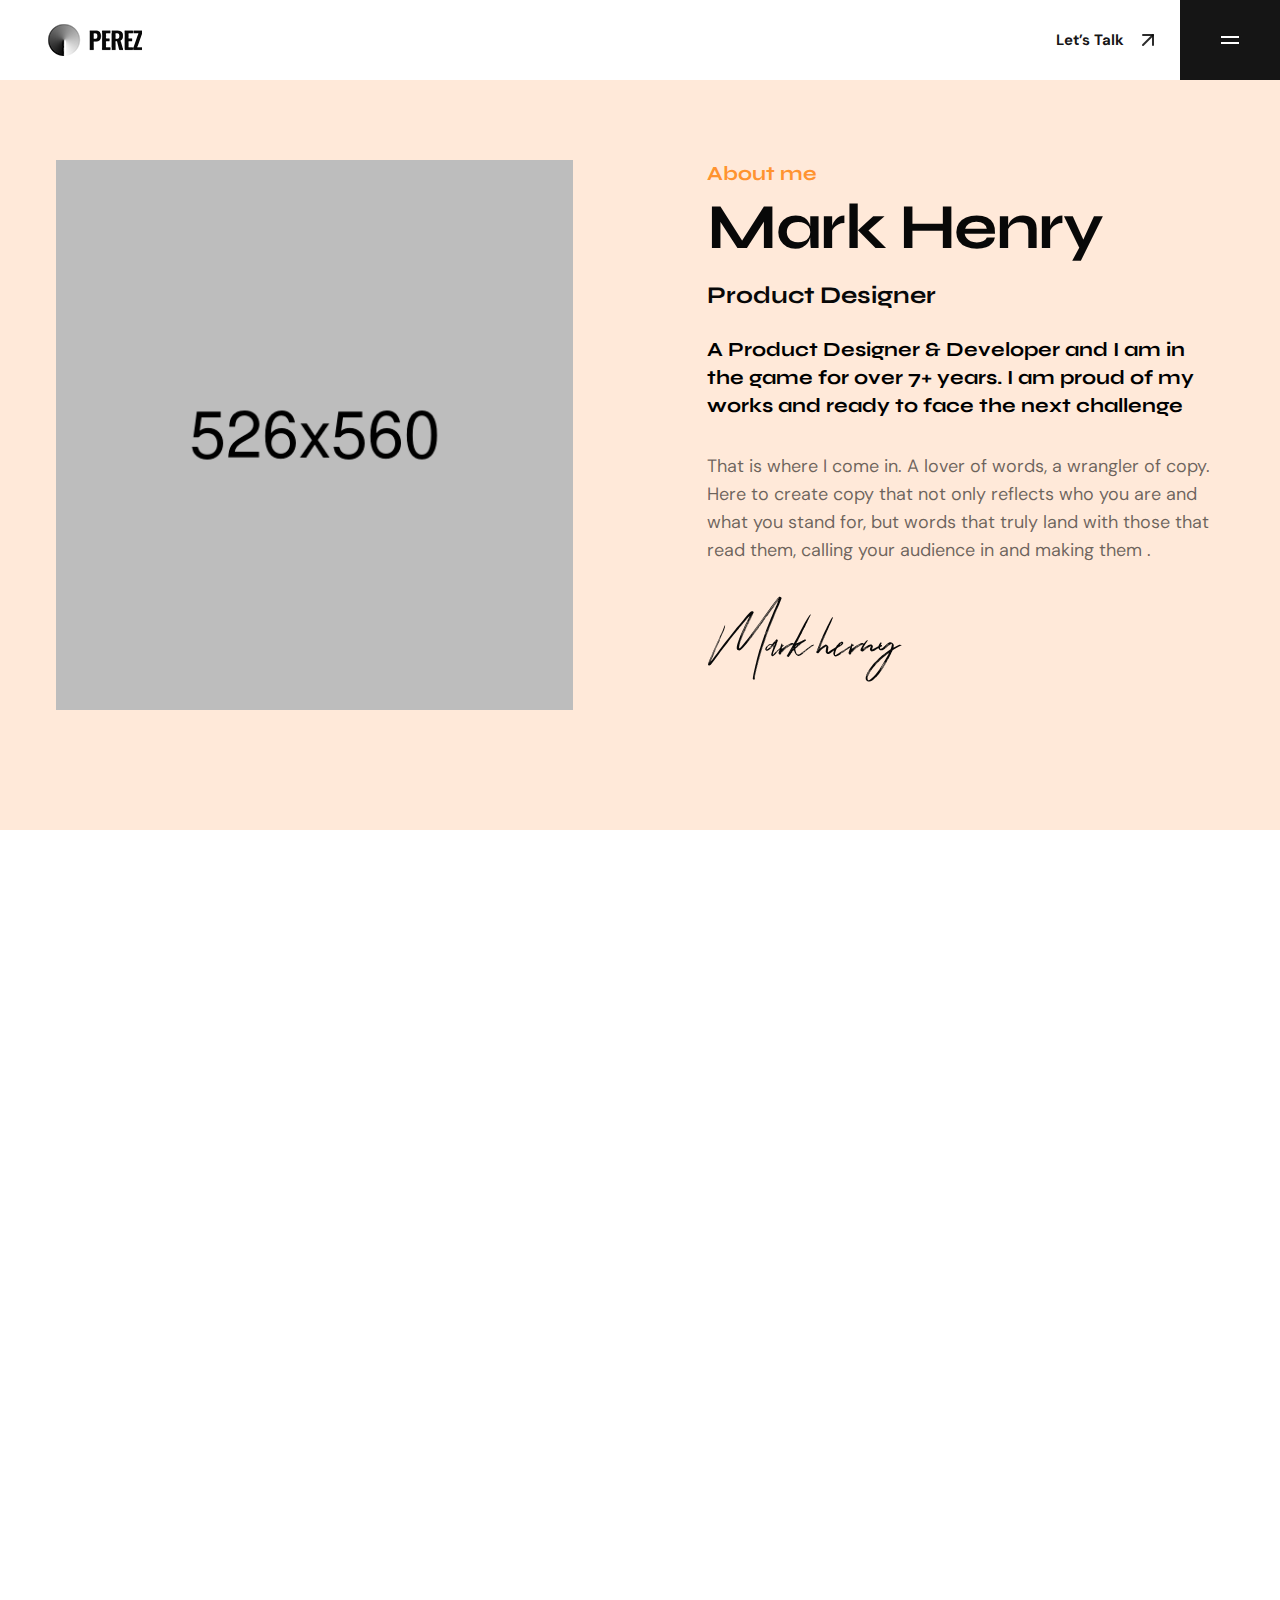
<file: about.html>
<!DOCTYPE html>
<html class="no-js" lang="en">

<head>
    <meta charset="utf-8" />
    <meta http-equiv="x-ua-compatible" content="ie=edge" />
    <title>My Tailwind</title>
    <meta name="AdsBot-Google" content="noindex follow" />
    <meta name="description" content="Perez - Tailwind CSS Personal Portfolio Template">
    <meta name="viewport" content="width=device-width, initial-scale=1, shrink-to-fit=no" />


    <link rel="shortcut icon" type="image/x-icon" href="assets/images/favicon.png" />



    <link rel="preconnect" href="https://fonts.googleapis.com">
    <link rel="preconnect" href="https://fonts.gstatic.com" crossorigin>
    <link href="https://fonts.googleapis.com/css2?family=DM+Sans:ital,opsz,wght@0,9..40,100;0,9..40,200;0,9..40,300;0,9..40,400;0,9..40,500;0,9..40,600;0,9..40,700;0,9..40,800;0,9..40,900;0,9..40,1000;1,9..40,100;1,9..40,200;1,9..40,300;1,9..40,400;1,9..40,500;1,9..40,600;1,9..40,700;1,9..40,800;1,9..40,900;1,9..40,1000&family=Inter:wght@100;200;300;400;500;600;700;800;900&family=Poppins:ital,wght@0,100;0,200;0,300;0,400;0,500;0,600;0,700;0,800;0,900;1,100;1,200;1,300;1,400;1,500;1,600;1,700;1,800;1,900&family=Syne:wght@400;500;600;700;800&display=swap" rel="stylesheet">

    <link rel="stylesheet" href="assets/css/plugins/aos.css" />
    <link rel="stylesheet" href="assets/css/plugins/swiper-bundle.min.css" />
    <link rel="stylesheet" href="assets/css/plugins/magnific-popup.css" />


    <link rel="stylesheet" href="assets/css/style.css" />

</head>

<body>
    <div class="overflow-x-hidden">

        <header id="sticky-header" class="xl:pl-12 bg-white">
            <div class="flex pl-4 xl:pl-0">

                <div class="flex-1 flex items-center justify-between">

                    <a href="index.html">
                        <img src="assets/images/logo/logo.png" alt="logo">
                    </a>

                    <!-- Link Start -->
                    <a href="contact.html" class="flex items-center flex-wrap py-[6px] px-3 text-[15px] font-bold text-active leading-none mr-2 transition-all duration-300 hover:text-orange group">Let’s
                        Talk
                        <span class="inline-block ml-3 group-hover:animate-arrow-move-up">
        <svg width="24" height="24" viewBox="0 0 24 24" fill="none" xmlns="http://www.w3.org/2000/svg">
          <path d="M7 17L17 7" stroke="currentColor" stroke-opacity="0.9" stroke-width="2" stroke-linecap="round"
            stroke-linejoin="round" />
          <path d="M7 7H17V17" stroke="currentColor" stroke-opacity="0.9" stroke-width="2" stroke-linecap="round"
            stroke-linejoin="round" />
        </svg>
      </span>
                    </a>
                    <!-- Link End -->
                </div>



                <!-- Button Start -->
                <div id="offcanvas-toggle" class="flex-none bg-active flex items-center flex-wrap justify-center py-7 px-[38px] cursor-pointer">
                    <button>
                        <svg width="24" height="24" viewBox="0 0 24 24" fill="none" xmlns="http://www.w3.org/2000/svg">
                            <rect x="3" y="8" width="18" height="2" fill="white" />
                            <rect x="3" y="14" width="18" height="2" fill="white" />
                        </svg>

                    </button>
                </div>
                <!-- Button End -->

            </div>
        </header>


        <!-- offcanvas-menu start -->
        <div id="offcanvas" class="offcanvas right-0 top-0 bottom-0 z-50 transform translate-x-full fixed h-full w-[350px] md:w-[460px] transition-all ease-in-out duration-300 bg-black-800 pl-8 flex flex-wrap flex-col justify-between">
            <!-- close button start -->

            <div>
                <div class="flex flex-wrap justify-between items-center border-b border-border-white mb-[80px]">
                    <a href="index.html">
                        <img src="assets/images/logo/offcanvas-logo.png" alt="">
                    </a>
                    <button id="offcanvas-close" class="offcanvas-close bg-primary py-7 px-[38px]" aria-label="offcanvas">
                        <svg width="24" height="24" viewBox="0 0 24 24" fill="none" xmlns="http://www.w3.org/2000/svg">
                            <path fill-rule="evenodd" clip-rule="evenodd" d="M19.2803 4.71967C19.5732 5.01256 19.5732 5.48744 19.2803 5.78033L5.78033 19.2803C5.48744 19.5732 5.01256 19.5732 4.71967 19.2803C4.42678 18.9874 4.42678 18.5126 4.71967 18.2197L18.2197 4.71967C18.5126 4.42678 18.9874 4.42678 19.2803 4.71967Z" fill="white" />
                            <path fill-rule="evenodd" clip-rule="evenodd" d="M4.71967 4.71967C5.01256 4.42678 5.48744 4.42678 5.78033 4.71967L19.2803 18.2197C19.5732 18.5126 19.5732 18.9874 19.2803 19.2803C18.9874 19.5732 18.5126 19.5732 18.2197 19.2803L4.71967 5.78033C4.42678 5.48744 4.42678 5.01256 4.71967 4.71967Z" fill="white" />
                        </svg>
                    </button>
                </div>

                <!-- close button end -->

                <!-- offcanvas-menu start -->

                <nav class="offcanvas-menu mr-[40px] flex flex-wrap flex-col justify-between">
                    <ul>
                        <li class="border-b border-border-white py-4 group">
                            <a href="index.html" class="text-white text-xl font-bold font-Syne leading-none flex flex-wrap items-center justify-between hover:text-orange transition duration-300">Home
                                <span class="inline-block group-hover:animate-arrow-move-up">
              <svg width="24" height="24" viewBox="0 0 24 24" fill="none" xmlns="http://www.w3.org/2000/svg">
                <path d="M7 17L17 7" stroke="currentColor" stroke-opacity="0.9" stroke-width="2" stroke-linecap="round"
                  stroke-linejoin="round"></path>
                <path d="M7 7H17V17" stroke="currentColor" stroke-opacity="0.9" stroke-width="2" stroke-linecap="round"
                  stroke-linejoin="round"></path>
              </svg>
            </span>
                            </a>
                        </li>
                        <li class="border-b border-border-white py-4 group">
                            <a href="about.html" class="text-white text-xl font-bold font-Syne leading-none flex flex-wrap items-center justify-between hover:text-orange transition duration-300">About
                                <span class="inline-block group-hover:animate-arrow-move-up">
              <svg width="24" height="24" viewBox="0 0 24 24" fill="none" xmlns="http://www.w3.org/2000/svg">
                <path d="M7 17L17 7" stroke="currentColor" stroke-opacity="0.9" stroke-width="2" stroke-linecap="round"
                  stroke-linejoin="round"></path>
                <path d="M7 7H17V17" stroke="currentColor" stroke-opacity="0.9" stroke-width="2" stroke-linecap="round"
                  stroke-linejoin="round"></path>
              </svg>
            </span>
                            </a>

                        </li>
                        <li class="border-b border-border-white py-4 group">
                            <a href="projects.html" class="text-white text-xl font-bold font-Syne leading-none flex flex-wrap items-center justify-between hover:text-orange transition duration-300">Project
                                <span class="inline-block group-hover:animate-arrow-move-up">
              <svg width="24" height="24" viewBox="0 0 24 24" fill="none" xmlns="http://www.w3.org/2000/svg">
                <path d="M7 17L17 7" stroke="currentColor" stroke-opacity="0.9" stroke-width="2" stroke-linecap="round"
                  stroke-linejoin="round"></path>
                <path d="M7 7H17V17" stroke="currentColor" stroke-opacity="0.9" stroke-width="2" stroke-linecap="round"
                  stroke-linejoin="round"></path>
              </svg>
            </span>
                            </a>
                        </li>
                        <li class="border-b border-border-white py-4 group">
                            <a href="project-details.html" class="text-white text-xl font-bold font-Syne leading-none flex flex-wrap items-center justify-between hover:text-orange transition duration-300">Project details
                                <span class="inline-block group-hover:animate-arrow-move-up">
              <svg width="24" height="24" viewBox="0 0 24 24" fill="none" xmlns="http://www.w3.org/2000/svg">
                <path d="M7 17L17 7" stroke="currentColor" stroke-opacity="0.9" stroke-width="2" stroke-linecap="round"
                  stroke-linejoin="round"></path>
                <path d="M7 7H17V17" stroke="currentColor" stroke-opacity="0.9" stroke-width="2" stroke-linecap="round"
                  stroke-linejoin="round"></path>
              </svg>
            </span>
                            </a>
                        </li>
                        <li class="border-b border-border-white py-4 group">
                            <a href="blog.html" class="text-white text-xl font-bold font-Syne leading-none flex flex-wrap items-center justify-between hover:text-orange transition duration-300">Blog
                                <span class="inline-block group-hover:animate-arrow-move-up">
              <svg width="24" height="24" viewBox="0 0 24 24" fill="none" xmlns="http://www.w3.org/2000/svg">
                <path d="M7 17L17 7" stroke="currentColor" stroke-opacity="0.9" stroke-width="2" stroke-linecap="round"
                  stroke-linejoin="round"></path>
                <path d="M7 7H17V17" stroke="currentColor" stroke-opacity="0.9" stroke-width="2" stroke-linecap="round"
                  stroke-linejoin="round"></path>
              </svg>
            </span>
                            </a>
                        </li>
                        <li class="border-b border-border-white py-4 group">
                            <a href="blog-details.html" class="text-white text-xl font-bold font-Syne leading-none flex flex-wrap items-center justify-between hover:text-orange transition duration-300">Blog Details
                                <span class="inline-block group-hover:animate-arrow-move-up">
              <svg width="24" height="24" viewBox="0 0 24 24" fill="none" xmlns="http://www.w3.org/2000/svg">
                <path d="M7 17L17 7" stroke="currentColor" stroke-opacity="0.9" stroke-width="2" stroke-linecap="round"
                  stroke-linejoin="round"></path>
                <path d="M7 7H17V17" stroke="currentColor" stroke-opacity="0.9" stroke-width="2" stroke-linecap="round"
                  stroke-linejoin="round"></path>
              </svg>
            </span>
                            </a>
                        </li>

                        <li class="border-b border-border-white py-4 group">
                            <a href="contact.html" class="text-white text-xl font-bold font-Syne leading-none flex flex-wrap items-center justify-between hover:text-orange transition duration-300">Contact
                                <span class="inline-block group-hover:animate-arrow-move-up">
              <svg width="24" height="24" viewBox="0 0 24 24" fill="none" xmlns="http://www.w3.org/2000/svg">
                <path d="M7 17L17 7" stroke="currentColor" stroke-opacity="0.9" stroke-width="2" stroke-linecap="round"
                  stroke-linejoin="round"></path>
                <path d="M7 7H17V17" stroke="currentColor" stroke-opacity="0.9" stroke-width="2" stroke-linecap="round"
                  stroke-linejoin="round"></path>
              </svg>
            </span>
                            </a>
                        </li>

                    </ul>
                </nav>

            </div>


            <nav class="pb-10">
                <ul class="flex flex-wrap gap-x-4 items-center">
                    <li><a href="#" class="text-white transition-all duration-300 hover:text-orange">
                            <svg width="24" height="24" viewBox="0 0 24 24" fill="none" xmlns="http://www.w3.org/2000/svg">
                                <path d="M7.443 5.3501C8.082 5.3501 8.673 5.4001 9.213 5.5481C9.754 5.6471 10.197 5.8451 10.59 6.0921C10.984 6.3401 11.279 6.6861 11.475 7.1311C11.672 7.5761 11.771 8.1211 11.771 8.7141C11.771 9.4071 11.623 10.0001 11.279 10.4451C10.984 10.8911 10.492 11.2861 9.902 11.5831C10.738 11.8311 11.377 12.2761 11.771 12.8701C12.164 13.4631 12.41 14.2051 12.41 15.0461C12.41 15.7391 12.262 16.3321 12.016 16.8271C11.771 17.3221 11.377 17.7671 10.934 18.0641C10.4528 18.3824 9.92083 18.6164 9.361 18.7561C8.771 18.9051 8.181 19.0041 7.591 19.0041H1V5.3501H7.443ZM7.049 10.8901C7.59 10.8901 8.033 10.7421 8.377 10.4951C8.721 10.2481 8.869 9.8021 8.869 9.2581C8.869 8.9611 8.819 8.6651 8.721 8.4671C8.623 8.2691 8.475 8.1201 8.279 7.9721C8.082 7.8731 7.885 7.7741 7.639 7.7251C7.393 7.6751 7.148 7.6751 6.852 7.6751H4V10.8911H7.05L7.049 10.8901ZM7.197 16.7281C7.492 16.7281 7.787 16.6781 8.033 16.6291C8.279 16.5791 8.525 16.4811 8.721 16.3321C8.92138 16.1873 9.08903 16.002 9.213 15.7881C9.311 15.5411 9.41 15.2441 9.41 14.8981C9.41 14.2051 9.213 13.7111 8.82 13.3641C8.426 13.0671 7.885 12.9191 7.246 12.9191H4V16.7291L7.197 16.7281ZM16.689 16.6781C17.082 17.0741 17.672 17.2721 18.459 17.2721C19 17.2721 19.492 17.1241 19.885 16.8771C20.279 16.5801 20.525 16.2831 20.623 15.9871H23.033C22.639 17.1731 22.049 18.0141 21.263 18.5591C20.475 19.0531 19.541 19.3501 18.41 19.3501C17.6864 19.3523 16.9688 19.218 16.295 18.9541C15.6887 18.7267 15.148 18.353 14.721 17.8661C14.2643 17.4107 13.9267 16.8498 13.738 16.2331C13.492 15.5901 13.393 14.8981 13.393 14.1061C13.393 13.3641 13.492 12.6721 13.738 12.0281C13.9749 11.4085 14.3252 10.8384 14.771 10.3471C15.2201 9.88594 15.7543 9.51613 16.344 9.2581C17.0007 8.99416 17.7022 8.85969 18.41 8.8621C19.246 8.8621 19.984 9.0111 20.623 9.3571C21.263 9.7031 21.754 10.0991 22.147 10.6931C22.541 11.2371 22.837 11.8801 23.033 12.5731C23.131 13.2651 23.18 13.9581 23.131 14.7491H16C16 15.5411 16.295 16.2831 16.689 16.6791V16.6781ZM19.787 11.4841C19.443 11.1381 18.902 10.9401 18.262 10.9401C17.82 10.9401 17.475 11.0401 17.18 11.1881C16.885 11.3361 16.689 11.5341 16.492 11.7321C16.311 11.9234 16.1912 12.1643 16.148 12.4241C16.098 12.6721 16.049 12.8701 16.049 13.0671H20.475C20.377 12.3251 20.131 11.8311 19.787 11.4841ZM15.459 6.2901H20.967V7.6261H15.46V6.2901H15.459Z" fill="currentColor" fill-opacity="0.9"></path>
                            </svg>

                        </a></li>
                    <li><a href="#" class="text-white transition-all duration-300 hover:text-orange"><svg width="24" height="24" viewBox="0 0 24 24" fill="none" xmlns="http://www.w3.org/2000/svg">
                                <path d="M6.94043 5.00002C6.94017 5.53046 6.7292 6.03906 6.35394 6.41394C5.97868 6.78883 5.46986 6.99929 4.93943 6.99902C4.409 6.99876 3.90039 6.78779 3.52551 6.41253C3.15062 6.03727 2.94016 5.52846 2.94043 4.99802C2.9407 4.46759 3.15166 3.95899 3.52692 3.5841C3.90218 3.20922 4.411 2.99876 4.94143 2.99902C5.47186 2.99929 5.98047 3.21026 6.35535 3.58552C6.73024 3.96078 6.9407 4.46959 6.94043 5.00002ZM7.00043 8.48002H3.00043V21H7.00043V8.48002ZM13.3204 8.48002H9.34043V21H13.2804V14.43C13.2804 10.77 18.0504 10.43 18.0504 14.43V21H22.0004V13.07C22.0004 6.90002 14.9404 7.13002 13.2804 10.16L13.3204 8.48002Z" fill="currentColor" fill-opacity="0.9"></path>
                            </svg>
                        </a></li>
                    <li><a href="#" class="text-white transition-all duration-300 hover:text-orange"><svg width="24" height="24" viewBox="0 0 24 24" fill="none" xmlns="http://www.w3.org/2000/svg">
                                <path d="M19.989 11.572C19.907 9.99792 19.3596 8.4836 18.416 7.221C18.1285 7.53061 17.8212 7.82123 17.496 8.091C16.4969 8.92086 15.3805 9.5982 14.183 10.101C14.35 10.451 14.503 10.79 14.638 11.11V11.113C14.665 11.174 14.688 11.231 14.732 11.342L14.749 11.382C16.262 11.212 17.858 11.275 19.405 11.485C19.611 11.512 19.805 11.541 19.989 11.572ZM10.604 4.122C11.5786 5.49516 12.4772 6.92062 13.296 8.392C14.519 7.91 15.53 7.302 16.344 6.625C16.674 6.351 16.938 6.093 17.14 5.87C15.701 4.65972 13.8803 3.99733 12 4C11.524 4 11.058 4.042 10.604 4.121V4.122ZM4.253 9.997C4.93423 9.97981 5.61464 9.93878 6.293 9.874C7.93264 9.72734 9.55828 9.4525 11.155 9.052C10.3205 7.60221 9.41956 6.19171 8.455 4.825C7.42472 5.3354 6.51626 6.06141 5.79124 6.95379C5.06623 7.84617 4.54162 8.88404 4.253 9.997ZM5.783 17.035C6.25195 16.3575 6.77894 15.7221 7.358 15.136C8.812 13.646 10.528 12.486 12.514 11.846L12.576 11.828C12.411 11.464 12.256 11.139 12.1 10.833C10.264 11.368 8.33 11.702 6.403 11.875C5.463 11.96 4.62 11.997 4 12.003C3.99815 13.8356 4.62722 15.6128 5.783 17.035ZM15.004 19.415C14.6184 17.4703 14.0725 15.5607 13.372 13.706C11.372 14.433 9.776 15.496 8.543 16.764C8.0454 17.2664 7.60382 17.8213 7.226 18.419C8.60481 19.4478 10.2797 20.0025 12 20C13.0299 20.0015 14.0504 19.8035 15.005 19.417L15.004 19.415ZM16.878 18.34C18.4393 17.1398 19.5028 15.4057 19.865 13.47C19.525 13.385 19.094 13.3 18.62 13.234C17.5661 13.0823 16.4968 13.0712 15.44 13.201C16.035 14.8799 16.5154 16.5961 16.878 18.34ZM12 22C6.477 22 2 17.523 2 12C2 6.477 6.477 2 12 2C17.523 2 22 6.477 22 12C22 17.523 17.523 22 12 22Z" fill="currentColor" fill-opacity="0.9"></path>
                            </svg>
                        </a></li>
                    <li><a href="#" class="text-white transition-all duration-300 hover:text-orange"><svg width="24" height="24" viewBox="0 0 24 24" fill="none" xmlns="http://www.w3.org/2000/svg">
                                <path d="M12.001 2C6.47598 2 2.00098 6.475 2.00098 12C1.99977 14.0992 2.65958 16.1454 3.88679 17.8484C5.114 19.5515 6.84631 20.8249 8.83798 21.488C9.33798 21.575 9.52598 21.275 9.52598 21.012C9.52598 20.775 9.51298 19.988 9.51298 19.15C7.00098 19.613 6.35098 18.538 6.15098 17.975C6.03798 17.687 5.55098 16.8 5.12598 16.562C4.77598 16.375 4.27598 15.912 5.11298 15.9C5.90098 15.887 6.46298 16.625 6.65098 16.925C7.55098 18.437 8.98798 18.012 9.56298 17.75C9.65098 17.1 9.91298 16.663 10.201 16.413C7.97598 16.163 5.65098 15.3 5.65098 11.475C5.65098 10.387 6.03798 9.488 6.67598 8.788C6.57598 8.538 6.22598 7.513 6.77598 6.138C6.77598 6.138 7.61298 5.875 9.52598 7.162C10.3401 6.9364 11.1812 6.82302 12.026 6.825C12.876 6.825 13.726 6.937 14.526 7.162C16.439 5.862 17.276 6.138 17.276 6.138C17.826 7.513 17.476 8.538 17.376 8.788C18.013 9.488 18.401 10.375 18.401 11.475C18.401 15.313 16.064 16.163 13.839 16.413C14.201 16.725 14.514 17.325 14.514 18.263C14.514 19.6 14.501 20.675 14.501 21.013C14.501 21.275 14.689 21.587 15.189 21.487C17.1738 20.8166 18.8985 19.5408 20.1203 17.8389C21.3421 16.1371 21.9995 14.095 22 12C22 6.475 17.525 2 12 2H12.001Z" fill="currentColor" fill-opacity="0.9"></path>
                            </svg>
                        </a></li>

                </ul>
            </nav>
        </div>
        <!-- offcanvas-menu end -->

        <!-- Header end -->

        <!-- About Me Sectin Start -->
        <section class="bg-secondary pt-20 pb-[120px]" data-aos="zoom-in">
            <div class="container">
                <div class="grid grid-cols-1 lg:grid-cols-2 gap-[60px] xl:gap-[134px]">
                    <img class="mx-auto" src="assets/images/about/about2.png" alt="about me">
                    <div class="font-bold font-Syne leading-none flex flex-wrap flex-col gap-y-2">
                        <span class="text-orange text-xl">About me</span>
                        <h3 class="text-black-800 text-4xl lg:text-5xl xl:text-[64px] tracking-[-1.5px]">
                            Mark Henry
                        </h3>

                        <h4 class="text-black-800 text-2xl mt-3 mb-4">Product Designer</h4>
                        <p class="text-xl font-bold font-Syne'] leading-7 mb-6">
                            A Product Designer & Developer and I am in the game for over 7+ years. I am proud of my
                            works and ready to face the next challenge
                        </p>
                        <p class="paragraph mb-6">
                            That is where I come
                            in.
                            A lover of
                            words, a wrangler of copy. Here to create copy that not
                            only reflects who you are and what you stand for, but words that truly land with those that
                            read them, calling your audience in and making them .</p>

                        <div>
                            <img src="assets/images/signature.svg" alt="signature">
                        </div>


                    </div>
                </div>
            </div>
        </section>
        <!-- About Me Sectin End -->



        <!-- Experience Sectin Start -->
        <section class="bg-white py-[120px] overflow-x-hidden">
            <div class="container" data-aos="zoom-out">
                <div class="grid grid-cols-1 lg:grid-cols-2 gap-6 lg:gap-[60px] xl:gap-[134px]">
                    <div class="font-bold font-Syne leading-none flex flex-wrap flex-col gap-y-2">
                        <h3 class="text-black-800 text-4xl lg:text-5xl xl:text-[64px] tracking-[-1.5px] mb-5">
                            My vision is to create happy my clients
                        </h3>
                        <p class="paragraph mb-7">
                            That is where I come in. A lover of words, a wrangler of copy. Here to create copy that not
                            only reflects who you are and what you stand for, but words that truly land with those that
                            read them, calling your audience in and making them want more.
                        </p>
                        <ul class="flex flex-wrap gap-9 2xl:gap-[40px]">
                            <li>

                                <span
                                    class="text-black-800 text-[32px] font-bold font-Syne leading-10 relative before:rounded-full before:bg-black-300 before:block before:absolute before:top-[0px] before:left-0 before:right-0 before:-z-[1] before:w-[43px] before:h-[43px]">08</span>
                                <p class="paragraph">Award winner</p>
                            </li>
                            <li>

                                <span
                                    class="text-black-800 text-[32px] font-bold font-Syne leading-10 relative before:rounded-full before:bg-black-300 before:block before:absolute before:top-[0px] before:left-0 before:right-0 before:-z-[1] before:w-[43px] before:h-[43px]">1.2k</span>
                                <p class="paragraph">Worldwide client</p>
                            </li>
                            <li>

                                <span
                                    class="text-black-800 text-[32px] font-bold font-Syne leading-10 relative before:rounded-full before:bg-black-300 before:block before:absolute before:top-[0px] before:left-0 before:right-0 before:-z-[1] before:w-[43px] before:h-[43px]">3.5k</span>
                                <p class="paragraph">Job done successfully</p>
                            </li>
                        </ul>
                    </div>

                    <div class="flex flex-col justify-end">
                        <div class="flex flex-wrap flex-col mb-12">
                            <span
                                class="text-black-800 text-[65px] xl:text-[80px] font-bold font-Syne leading-none inline-block relative z-10 before:rounded-full before:bg-primary before:block before:absolute before:top-[50%] before:left-[-13px] before:-z-[1] before:w-[95px] lg:before:w-[100px] xl:before:w-[110px] before:h-[95px] lg:before:h-[100px] xl:before:h-[110px] before:translate-y-[-50%]">12+</span>
                            <span class="strock-text mt-5">Years of <br> experience</span>

                        </div>

                        <div class="px-6 py-6 bg-black-800 rounded-lg flex flex-wrap justify-between items-end group">
                            <div class="flex flex-col flex-wrap gap-y-2">
                                <span class="text-orange text-lg font-normal leading-none">SAY HELLO!</span>
                                <h4 class="text-white text-2xl xl:text-[32px] font-bold font-Syne leading-none">
                                    hello@henry.com
                                </h4>
                            </div>
                            <div class="flex flex-wrap justify-end">
                                <a href="#" class="group-hover:animate-arrow-move-up">
                                    <svg width="48" height="48" viewBox="0 0 48 48" fill="none" xmlns="http://www.w3.org/2000/svg">
                                        <path d="M14 34L34 14" stroke="#FFB646" stroke-width="3.5" stroke-linecap="round" stroke-linejoin="round" />
                                        <path d="M14 14H34V34" stroke="#FFB646" stroke-width="3.5" stroke-linecap="round" stroke-linejoin="round" />
                                    </svg>

                                </a>
                            </div>
                        </div>
                    </div>
                </div>
            </div>
        </section>
        <!-- Experience Sectin End -->


        <!-- Video Section Start -->

        <div class="bg-white pb-[120px]">
            <div class="container">
                <div class="grid grid-cols-1">
                    <div class="relative" data-aos="zoom-in-up">
                        <img class="rounded-2xl" src="assets/images/video/video.png" alt="video image">
                        <a href="https://www.youtube.com/watch?v=mSC6GwizOag&ab_channel=TailwindLabs" class="absolute top-[50%] left-[50%] translate-x-[-50%] translate-y-[-50%] z-10 play-button transition-all duration-200 hover:scale-105 group">
                            <svg width="100" height="100" viewBox="0 0 100 100" fill="none" xmlns="http://www.w3.org/2000/svg">
                                <circle class="fill-primary group-hover:fill-yellow transition-all duration-300" cx="50" cy="50" r="50" />
                                <path class="stroke-black-800 group-hover:stroke-white" d="M43 41L57 50L43 59V41Z" stroke-opacity="0.9" stroke-width="3.5" stroke-linecap="round" stroke-linejoin="round" />
                            </svg>
                        </a>
                    </div>
                </div>
            </div>
        </div>

        <!-- Video Section End -->

        <!-- tabs start -->
        <section class="featured-properties py-[80px] lg:py-[100px]">
            <div class="container" data-aos="zoom-out">
                <div class="grid grid-cols-12">

                    <div class="col-span-12">

                        <div class="font-bold font-Syne text-center leading-none flex flex-wrap flex-col gap-y-2 mb-4">
                            <span class="text-orange text-xl">Resume</span>
                            <h3 class="text-black-800 text-4xl lg:text-5xl xl:text-[64px] tracking-[-1.5px]">
                                All over my details find he<span
                            class="relative before:rounded-full before:bg-primary before:block before:absolute before:top-[8px] before:left-[15px] before:-z-[1] before:w-[36px] lg:before:w-[48px] xl:before:w-[64px] before:h-[36px] lg:before:h-[48px] xl:before:h-[64px]">re.</span>..

                            </h3>



                        </div>
                        <div class="tabs flex flex-wrap justify-center gap-4 mt-8 mb-14">
                            <button data-tab="about_me_tab" class="tab-btn justify-between items-center inline-flex group active">
                                About me
                                <span class="inline-block ml-3 group-hover:animate-arrow-move-up">
                            <svg width="24" height="24" viewBox="0 0 24 24" fill="none"
                                xmlns="http://www.w3.org/2000/svg">
                                <path d="M7 17L17 7" stroke="currentColor" stroke-opacity="0.9" stroke-width="2"
                                    stroke-linecap="round" stroke-linejoin="round"></path>
                                <path d="M7 7H17V17" stroke="currentColor" stroke-opacity="0.9" stroke-width="2"
                                    stroke-linecap="round" stroke-linejoin="round"></path>
                            </svg>
                        </span>
                            </button>
                            <button data-tab="experience_tab" class="tab-btn justify-between items-center inline-flex group">
                                Experience
                                <span class="inline-block ml-3 group-hover:animate-arrow-move-up">
                            <svg width="24" height="24" viewBox="0 0 24 24" fill="none"
                                xmlns="http://www.w3.org/2000/svg">
                                <path d="M7 17L17 7" stroke="currentColor" stroke-opacity="0.9" stroke-width="2"
                                    stroke-linecap="round" stroke-linejoin="round"></path>
                                <path d="M7 7H17V17" stroke="currentColor" stroke-opacity="0.9" stroke-width="2"
                                    stroke-linecap="round" stroke-linejoin="round"></path>
                            </svg>
                        </span>
                            </button>
                            <button data-tab="education_tab" class="tab-btn justify-between items-center inline-flex group">
                                Education
                                <span class="inline-block ml-3 group-hover:animate-arrow-move-up">
                            <svg width="24" height="24" viewBox="0 0 24 24" fill="none"
                                xmlns="http://www.w3.org/2000/svg">
                                <path d="M7 17L17 7" stroke="currentColor" stroke-opacity="0.9" stroke-width="2"
                                    stroke-linecap="round" stroke-linejoin="round"></path>
                                <path d="M7 7H17V17" stroke="currentColor" stroke-opacity="0.9" stroke-width="2"
                                    stroke-linecap="round" stroke-linejoin="round"></path>
                            </svg>
                        </span>
                            </button>
                            <button data-tab="skills_tab" class="tab-btn justify-between items-center inline-flex group">
                                Skills
                                <span class="inline-block ml-3 group-hover:animate-arrow-move-up">
                            <svg width="24" height="24" viewBox="0 0 24 24" fill="none"
                                xmlns="http://www.w3.org/2000/svg">
                                <path d="M7 17L17 7" stroke="currentColor" stroke-opacity="0.9" stroke-width="2"
                                    stroke-linecap="round" stroke-linejoin="round"></path>
                                <path d="M7 7H17V17" stroke="currentColor" stroke-opacity="0.9" stroke-width="2"
                                    stroke-linecap="round" stroke-linejoin="round"></path>
                            </svg>
                        </span>
                            </button>
                            <button data-tab="awards_tab" class="tab-btn justify-between items-center inline-flex group">
                                Awards
                                <span class="inline-block ml-3 group-hover:animate-arrow-move-up">
                            <svg width="24" height="24" viewBox="0 0 24 24" fill="none"
                                xmlns="http://www.w3.org/2000/svg">
                                <path d="M7 17L17 7" stroke="currentColor" stroke-opacity="0.9" stroke-width="2"
                                    stroke-linecap="round" stroke-linejoin="round"></path>
                                <path d="M7 7H17V17" stroke="currentColor" stroke-opacity="0.9" stroke-width="2"
                                    stroke-linecap="round" stroke-linejoin="round"></path>
                            </svg>
                        </span>
                            </button>
                        </div>
                    </div>

                    <div class="col-span-12">
                        <div id="about_me_tab" class="tab-content active relative">
                            <div class="grid grid-cols-1 lg:grid-cols-2 gap-6 xl:gap-0">

                                <img src="assets/images/about/about3.png" alt="about me">
                                <div>
                                    <h4 class="text-black-800 text-2xl lg:text-[32px] font-bold font-Syne mb-6">Based in German
                                    </h4>
                                    <p class="paragraph mb-7">Mark Henry, <span class="text-black-800">Product Designer</span>,
                                        based
                                        in
                                        German. That is where I come in. A
                                        lover of words, a wrangler of copy. Here to create copy that not only reflects who you
                                        are
                                        and what you stand for,</p>
                                    <p class="paragraph mb-14">but words that truly land with those that read them, calling your
                                        audience
                                        in and making them want more.</p>

                                    <ul class="flex-col gap-3 inline-flex">
                                        <li class="gap-10 inline-flex items-center">
                                            <span class="w-[110px] text-black-text-800 text-lg font-normal leading-none">
                                        Name</span>
                                            <span class="text-black-800 text-2xl font-bold font-Syne leading-8">
                                        Mark Henry</span>
                                        </li>
                                        <li class="gap-10 inline-flex items-center">
                                            <span class="w-[110px] text-black-text-800 text-lg font-normal leading-none">
                                        Nationality</span>
                                            <span class="text-black-800 text-2xl font-bold font-Syne leading-8">
                                        Germany</span>
                                        </li>
                                        <li class="gap-10 inline-flex items-center">
                                            <span class="w-[110px] text-black-text-800 text-lg font-normal leading-none">
                                        Phone</span>
                                            <span class="text-black-800 text-2xl font-bold font-Syne leading-8">
                                        +(2) 870 174 302</span>
                                        </li>
                                        <li class="gap-10 inline-flex items-center">
                                            <span class="w-[110px] text-black-text-800 text-lg font-normal leading-none">
                                        Email</span>
                                            <span class="text-black-800 text-2xl font-bold font-Syne leading-8">
                                        hello@henry.com</span>
                                        </li>
                                        <li class="gap-10 inline-flex items-center">
                                            <span class="w-[110px] text-black-text-800 text-lg font-normal leading-none">
                                        Experience</span>
                                            <span class="text-black-800 text-2xl font-bold font-Syne leading-8">
                                        12+ years</span>
                                        </li>
                                        <li class="gap-10 inline-flex items-center">
                                            <span class="w-[110px] text-black-text-800 text-lg font-normal leading-none">
                                        Freelance</span>
                                            <span class="text-black-800 text-2xl font-bold font-Syne leading-8">
                                        Available</span>
                                        </li>
                                        <li class="gap-10 inline-flex items-center">
                                            <span class="w-[110px] text-black-text-800 text-lg font-normal leading-none">
                                        Skype</span>
                                            <span class="text-black-800 text-2xl font-bold font-Syne leading-8">
                                        henry.halk23</span>
                                        </li>
                                        <li class="gap-10 inline-flex items-center">
                                            <span class="w-[110px] text-black-text-800 text-lg font-normal leading-none">
                                        Language</span>
                                            <span class="text-black-800 text-2xl font-bold font-Syne leading-8">
                                        German, English</span>
                                        </li>
                                    </ul>
                                </div>
                            </div>
                        </div>


                        <div id="experience_tab" class="tab-content relative">
                            <h4 class="text-black-800 text-2xl lg:text-[32px] font-bold font-Syne mb-6">Experience</h4>

                            <div class="grid grid-cols-1 sm:grid-cols-2 gap-x-4 gap-y-5">

                                <div class="pt-[30px] px-7 pb-7 bg-black-500 rounded-2xl transition-all hover:shadow-2xl hover:bg-white flex flex-wrap flex-col gap-8 justify-between">
                                    <span class="text-sm font-normal font-Inter leading-tight text-black-text-800">03/216
                                –
                                Running</span>
                                    <div>
                                        <p class="text-lg font-normal font-sans leading-7 text-black-800 relative z-[1] before:rounded-full before:bg-orange before:block before:absolute before:top-[50%] before:translate-y-[-50%] before:left-0 before:-z-[1] before:w-[8px] before:h-[8px] pl-4">
                                            Axtra</p>
                                        <h4 class="font-bold font-Syne leading-normal text-2xl text-black-800">Lead digital
                                            marketer
                                        </h4>
                                    </div>
                                </div>

                                <div class="pt-[30px] px-7 pb-7 bg-black-500 rounded-2xl transition-all hover:shadow-2xl hover:bg-white flex flex-wrap flex-col gap-8 justify-between">
                                    <span class="text-sm font-normal font-Inter leading-tight text-black-text-800">03/2008
                                – 07/2011</span>
                                    <div>
                                        <p class="text-lg font-normal font-sans leading-7 text-black-800 relative z-[1] before:rounded-full before:bg-orange before:block before:absolute before:top-[50%] before:translate-y-[-50%] before:left-0 before:-z-[1] before:w-[8px] before:h-[8px] pl-4">
                                            Axtra</p>
                                        <h4 class="font-bold font-Syne leading-normal text-2xl text-black-800">JavaScript
                                            developer
                                        </h4>
                                    </div>
                                </div>

                                <div class="pt-[30px] px-7 pb-7 bg-black-500 rounded-2xl transition-all hover:shadow-2xl hover:bg-white flex flex-wrap flex-col gap-8 justify-between">
                                    <span class="text-sm font-normal font-Inter leading-tight text-black-text-800">03/2008
                                – 07/2011</span>
                                    <div>
                                        <p class="text-lg font-normal font-sans leading-7 text-black-800 relative z-[1] before:rounded-full before:bg-orange before:block before:absolute before:top-[50%] before:translate-y-[-50%] before:left-0 before:-z-[1] before:w-[8px] before:h-[8px] pl-4">
                                            Axtra</p>
                                        <h4 class="font-bold font-Syne leading-normal text-2xl text-black-800">Product designer
                                        </h4>
                                    </div>
                                </div>

                                <div class="pt-[30px] px-7 pb-7 bg-black-500 rounded-2xl transition-all hover:shadow-2xl hover:bg-white flex flex-wrap flex-col gap-8 justify-between">
                                    <span class="text-sm font-normal font-Inter leading-tight text-black-text-800">03/2008
                                – 07/2011</span>
                                    <div>
                                        <p class="text-lg font-normal font-sans leading-7 text-black-800 relative z-[1] before:rounded-full before:bg-orange before:block before:absolute before:top-[50%] before:translate-y-[-50%] before:left-0 before:-z-[1] before:w-[8px] before:h-[8px] pl-4">
                                            Axtra</p>
                                        <h4 class="font-bold font-Syne leading-normal text-2xl text-black-800">UX researcher
                                        </h4>
                                    </div>
                                </div>

                            </div>
                        </div>

                        <div id="education_tab" class="tab-content">
                            <h4 class="text-black-800 text-2xl lg:text-[32px] font-bold font-Syne mb-6">Education</h4>

                            <div class="grid grid-cols-1 gap-6">

                                <div class="pt-[30px] px-7 pb-7 bg-black-500 rounded-2xl transition-all hover:shadow-2xl hover:bg-white flex flex-wrap gap-[30px] md:gap-[60px] lg:gap-[104px]">
                                    <span class="text-sm font-normal font-Inter leading-tight text-black-text-800">003/2008
                                –
                                07/2011</span>
                                    <div class="flex-1">
                                        <p class="text-lg font-normal font-sans leading-7 text-black-800 relative z-[1] before:rounded-full before:bg-orange before:block before:absolute before:top-[50%] before:translate-y-[-50%] before:left-0 before:-z-[1] before:w-[8px] before:h-[8px] pl-4">
                                            Axtra</p>
                                        <h4 class="font-bold font-Syne leading-normal text-2xl text-black-800">BA Business
                                            Management
                                        </h4>
                                    </div>
                                </div>

                                <div class="pt-[30px] px-7 pb-7 bg-black-500 rounded-2xl transition-all hover:shadow-2xl hover:bg-white flex flex-wrap gap-[30px] md:gap-[60px] lg:gap-[104px]">
                                    <span class="text-sm font-normal font-Inter leading-tight text-black-text-800">03/2008
                                – 07/2011</span>
                                    <div class="flex-1">
                                        <p class="text-lg font-normal font-sans leading-7 text-black-800 relative z-[1] before:rounded-full before:bg-orange before:block before:absolute before:top-[50%] before:translate-y-[-50%] before:left-0 before:-z-[1] before:w-[8px] before:h-[8px] pl-4">
                                            Axtra</p>
                                        <h4 class="font-bold font-Syne leading-normal text-2xl text-black-800">BA Business
                                            Management
                                        </h4>
                                    </div>
                                </div>

                                <div class="pt-[30px] px-7 pb-7 bg-black-500 rounded-2xl transition-all hover:shadow-2xl hover:bg-white flex flex-wrap gap-[30px] md:gap-[60px] lg:gap-[104px]">
                                    <span class="text-sm font-normal font-Inter leading-tight text-black-text-800">03/2008
                                – 07/2011</span>
                                    <div class="flex-1">
                                        <p class="text-lg font-normal font-sans leading-7 text-black-800 relative z-[1] before:rounded-full before:bg-orange before:block before:absolute before:top-[50%] before:translate-y-[-50%] before:left-0 before:-z-[1] before:w-[8px] before:h-[8px] pl-4">
                                            Axtra</p>
                                        <h4 class="font-bold font-Syne leading-normal text-2xl text-black-800">BA Business
                                            Management
                                        </h4>
                                    </div>
                                </div>


                            </div>
                        </div>
                        <div id="skills_tab" class="tab-content">
                            <h4 class="text-black-800 text-2xl lg:text-[32px] font-bold font-Syne mb-6">Skills</h4>

                            <div class="grid grid-cols-1 sm:grid-cols-2 md:grid-cols-3 gap-5">

                                <div class="pt-[30px] px-7 pb-7 bg-black-500 rounded-2xl transition-all hover:shadow-2xl hover:bg-white flex flex-wrap gap-4 items-start">
                                    <img class="items-start" src="assets/images/skills/vs-code.png" alt="icons">
                                    <div class="flex flex-wrap gap-1 flex-1 flex-col">
                                        <h4 class="font-bold font-Syne leading-normal text-xl text-black-800">React JS</h4>
                                        <p class="text-sm font-normal font-Inter leading-none text-black-800">(90%)</p>
                                    </div>
                                </div>


                                <div class="pt-[30px] px-7 pb-7 bg-black-500 rounded-2xl transition-all hover:shadow-2xl hover:bg-white flex flex-wrap gap-4 items-start">
                                    <img class="items-start" src="assets/images/skills/figma.png" alt="icons">
                                    <div class="flex flex-wrap gap-1 flex-1 flex-col">
                                        <h4 class="font-bold font-Syne leading-normal text-xl text-black-800">Figma</h4>
                                        <p class="text-sm font-normal font-Inter leading-none text-black-800">(70%)</p>
                                    </div>
                                </div>

                                <div class="pt-[30px] px-7 pb-7 bg-black-500 rounded-2xl transition-all hover:shadow-2xl hover:bg-white flex flex-wrap gap-4 items-start">
                                    <img class="items-start" src="assets/images/skills/framer.png" alt="icons">
                                    <div class="flex flex-wrap gap-1 flex-1 flex-col">
                                        <h4 class="font-bold font-Syne leading-normal text-xl text-black-800">Framer</h4>
                                        <p class="text-sm font-normal font-Inter leading-none text-black-800">(80%)</p>
                                    </div>
                                </div>

                                <div class="pt-[30px] px-7 pb-7 bg-black-500 rounded-2xl transition-all hover:shadow-2xl hover:bg-white flex flex-wrap gap-4 items-start">
                                    <img class="items-start" src="assets/images/skills/framer.png" alt="icons">
                                    <div class="flex flex-wrap gap-1 flex-1 flex-col">
                                        <h4 class="font-bold font-Syne leading-normal text-xl text-black-800">Framer</h4>
                                        <p class="text-sm font-normal font-Inter leading-none text-black-800">(80%)</p>
                                    </div>
                                </div>

                                <div class="pt-[30px] px-7 pb-7 bg-black-500 rounded-2xl transition-all hover:shadow-2xl hover:bg-white flex flex-wrap gap-4 items-start">
                                    <img class="items-start" src="assets/images/skills/framer.png" alt="icons">
                                    <div class="flex flex-wrap gap-1 flex-1 flex-col">
                                        <h4 class="font-bold font-Syne leading-normal text-xl text-black-800">Framer</h4>
                                        <p class="text-sm font-normal font-Inter leading-none text-black-800">(80%)</p>
                                    </div>
                                </div>

                                <div class="pt-[30px] px-7 pb-7 bg-black-500 rounded-2xl transition-all hover:shadow-2xl hover:bg-white flex flex-wrap gap-4 items-start">
                                    <img class="items-start" src="assets/images/skills/framer.png" alt="icons">
                                    <div class="flex flex-wrap gap-1 flex-1 flex-col">
                                        <h4 class="font-bold font-Syne leading-normal text-xl text-black-800">Framer</h4>
                                        <p class="text-sm font-normal font-Inter leading-none text-black-800">(80%)</p>
                                    </div>
                                </div>


                            </div>
                        </div>
                        <div id="awards_tab" class="tab-content">
                            <h4 class="text-black-800 text-2xl lg:text-[32px] font-bold font-Syne mb-6">Awards</h4>

                            <div class="grid grid-cols-1 sm:grid-cols-2 gap-6">

                                <div class="p-8 bg-black-500 rounded-2xl transition-all hover:shadow-2xl hover:bg-white group flex flex-wrap flex-col gap-8">

                                    <div class="flex items-start justify-between">
                                        <img src="assets/images/awards/w-dot.png" alt="icons">
                                        <span class="font-normal text-sm font-Inter text-black-text-800">2018</span>
                                    </div>

                                    <div>
                                        <p class="text-lg font-normal font-sans leading-7 text-black-800 relative z-[1] before:rounded-full before:bg-orange before:block before:absolute before:top-[50%] before:translate-y-[-50%] before:left-0 before:-z-[1] before:w-[8px] before:h-[8px] pl-4">
                                            Winner</p>
                                        <h4 class="font-bold font-Syne leading-normal text-xl text-black-800">01X
                                            Developer Award
                                        </h4>
                                    </div>
                                </div>

                                <div class="p-8 bg-black-500 rounded-2xl transition-all hover:shadow-2xl hover:bg-white group flex flex-wrap flex-col gap-8">

                                    <div class="flex items-start justify-between">
                                        <img src="assets/images/awards/webby.png" alt="icons">
                                        <span class="font-normal text-sm font-Inter text-black-text-800">2018</span>
                                    </div>

                                    <div>
                                        <p class="text-lg font-normal font-sans leading-7 text-black-800 relative z-[1] before:rounded-full before:bg-orange before:block before:absolute before:top-[50%] before:translate-y-[-50%] before:left-0 before:-z-[1] before:w-[8px] before:h-[8px] pl-4">
                                            Winner</p>
                                        <h4 class="font-bold font-Syne leading-normal text-xl text-black-800">01X
                                            Developer Award
                                        </h4>
                                    </div>
                                </div>

                                <div class="p-8 bg-black-500 rounded-2xl transition-all hover:shadow-2xl hover:bg-white group flex flex-wrap flex-col gap-8">

                                    <div class="flex items-start justify-between">
                                        <img src="assets/images/awards/fwa.png" alt="icons">
                                        <span class="font-normal text-sm font-Inter text-black-text-800">2018</span>
                                    </div>

                                    <div>
                                        <p class="text-lg font-normal font-sans leading-7 text-black-800 relative z-[1] before:rounded-full before:bg-orange before:block before:absolute before:top-[50%] before:translate-y-[-50%] before:left-0 before:-z-[1] before:w-[8px] before:h-[8px] pl-4">
                                            Winner</p>
                                        <h4 class="font-bold font-Syne leading-normal text-xl text-black-800">01X
                                            Developer Award
                                        </h4>
                                    </div>
                                </div>

                                <div class="p-8 bg-black-500 rounded-2xl transition-all hover:shadow-2xl hover:bg-white group flex flex-wrap flex-col gap-8">

                                    <div class="flex items-start justify-between">
                                        <img src="assets/images/awards/wordpress.png" alt="icons">
                                        <span class="font-normal text-sm font-Inter text-black-text-800">2018</span>
                                    </div>

                                    <div>
                                        <p class="text-lg font-normal font-sans leading-7 text-black-800 relative z-[1] before:rounded-full before:bg-orange before:block before:absolute before:top-[50%] before:translate-y-[-50%] before:left-0 before:-z-[1] before:w-[8px] before:h-[8px] pl-4">
                                            Winner</p>
                                        <h4 class="font-bold font-Syne leading-normal text-xl text-black-800">01X
                                            Developer Award
                                        </h4>
                                    </div>
                                </div>

                            </div>
                        </div>
                    </div>
                </div>
            </div>
        </section>
        <!-- tabs end -->


        <!-- Testimonial section Start -->
        <section class="bg-white py-[120px] testimonial" data-aos="fade-up">
            <div class="px-8 xl:pr-0 xl:pl-[4%] 2xl:pl-[6%] 3xl:pl-[17%]">
                <div class="flex flex-col xl:flex-row gap-x-[55px] 2xl:gap-x-[100px] 3xl:gap-x-[165px]">

                    <div class="font-bold font-Syne leading-none flex flex-wrap flex-col gap-y-2 md:text-center xl:text-left mb-10">
                        <span class="text-orange text-xl">Testimonial</span>
                        <h3 class="inline-block text-black-800 text-4xl lg:text-5xl xl:text-[64px] tracking-[-1.5px]">
                            <span
                                class="relative z-[1] before:rounded-full before:bg-primary before:block before:absolute before:top-[4px] before:left-[-2px] before:-z-[1] before:w-[36px] lg:before:w-[48px] xl:before:w-[64px] before:h-[36px] lg:before:h-[48px] xl:before:h-[64px]">Cl</span>ient
                            <br class="hidden xl:inline-block" /> feedback
                        </h3>
                    </div>


                    <div class="swiper w-full">
                        <div class="swiper-wrapper">
                            <div class="swiper-slide">
                                <span class="inline-block mb-5 sm:mb-8">
                                    <svg width="48" height="48" viewBox="0 0 48 48" fill="none"
                                        xmlns="http://www.w3.org/2000/svg">
                                        <path
                                            d="M21.75 13.5L21.75 30C21.7475 32.3862 20.7985 34.6739 19.1112 36.3612C17.4239 38.0485 15.1362 38.9975 12.75 39C12.3522 39 11.9706 38.842 11.6893 38.5607C11.408 38.2794 11.25 37.8978 11.25 37.5C11.25 37.1022 11.408 36.7206 11.6893 36.4393C11.9706 36.158 12.3522 36 12.75 36C14.3413 36 15.8674 35.3679 16.9926 34.2426C18.1179 33.1174 18.75 31.5913 18.75 30V28.5H7.5C6.70435 28.5 5.94129 28.1839 5.37868 27.6213C4.81607 27.0587 4.5 26.2956 4.5 25.5L4.5 13.5C4.5 12.7044 4.81607 11.9413 5.37868 11.3787C5.94129 10.8161 6.70435 10.5 7.5 10.5L18.75 10.5C19.5456 10.5 20.3087 10.8161 20.8713 11.3787C21.4339 11.9413 21.75 12.7044 21.75 13.5ZM40.5 10.5H29.25C28.4544 10.5 27.6913 10.8161 27.1287 11.3787C26.5661 11.9413 26.25 12.7044 26.25 13.5L26.25 25.5C26.25 26.2956 26.5661 27.0587 27.1287 27.6213C27.6913 28.1839 28.4544 28.5 29.25 28.5H40.5V30C40.5 31.5913 39.8679 33.1174 38.7426 34.2426C37.6174 35.3679 36.0913 36 34.5 36C34.1022 36 33.7206 36.158 33.4393 36.4393C33.158 36.7206 33 37.1022 33 37.5C33 37.8978 33.158 38.2794 33.4393 38.5607C33.7206 38.842 34.1022 39 34.5 39C36.8862 38.9975 39.1739 38.0485 40.8612 36.3612C42.5485 34.6739 43.4975 32.3862 43.5 30V13.5C43.5 12.7044 43.1839 11.9413 42.6213 11.3787C42.0587 10.8161 41.2957 10.5 40.5 10.5Z"
                                            fill="#080808" fill-opacity="0.9" />
                                    </svg>
                                </span>
                                <p class="text-black-text-800 text-[16px] sm:text-lg xl:text-xl font-bold font-Syne leading-7 mb-4">
                                    “Energistically
                                    build
                                    alternative scenarios
                                    via cross-unit applications. Credibly exploit
                                    one-to-one strategic theme areas and clicks-and-mortar services”</p>
                                <h4 class="flex flex-wrap items-center gap-4 text-black-800 text-[16px] sm:text-lg font-extrabold font-Syne leading-7">
                                    <span><svg width="48" height="2" viewBox="0 0 48 2" fill="none"
                                            xmlns="http://www.w3.org/2000/svg">
                                            <path d="M0 1H48" stroke="#080808" stroke-opacity="0.4" />
                                        </svg>
                                    </span> Jhon Smith
                                </h4>
                            </div>
                            <div class="swiper-slide">
                                <span class="inline-block mb-5 sm:mb-8">
                                    <svg width="48" height="48" viewBox="0 0 48 48" fill="none"
                                        xmlns="http://www.w3.org/2000/svg">
                                        <path
                                            d="M21.75 13.5L21.75 30C21.7475 32.3862 20.7985 34.6739 19.1112 36.3612C17.4239 38.0485 15.1362 38.9975 12.75 39C12.3522 39 11.9706 38.842 11.6893 38.5607C11.408 38.2794 11.25 37.8978 11.25 37.5C11.25 37.1022 11.408 36.7206 11.6893 36.4393C11.9706 36.158 12.3522 36 12.75 36C14.3413 36 15.8674 35.3679 16.9926 34.2426C18.1179 33.1174 18.75 31.5913 18.75 30V28.5H7.5C6.70435 28.5 5.94129 28.1839 5.37868 27.6213C4.81607 27.0587 4.5 26.2956 4.5 25.5L4.5 13.5C4.5 12.7044 4.81607 11.9413 5.37868 11.3787C5.94129 10.8161 6.70435 10.5 7.5 10.5L18.75 10.5C19.5456 10.5 20.3087 10.8161 20.8713 11.3787C21.4339 11.9413 21.75 12.7044 21.75 13.5ZM40.5 10.5H29.25C28.4544 10.5 27.6913 10.8161 27.1287 11.3787C26.5661 11.9413 26.25 12.7044 26.25 13.5L26.25 25.5C26.25 26.2956 26.5661 27.0587 27.1287 27.6213C27.6913 28.1839 28.4544 28.5 29.25 28.5H40.5V30C40.5 31.5913 39.8679 33.1174 38.7426 34.2426C37.6174 35.3679 36.0913 36 34.5 36C34.1022 36 33.7206 36.158 33.4393 36.4393C33.158 36.7206 33 37.1022 33 37.5C33 37.8978 33.158 38.2794 33.4393 38.5607C33.7206 38.842 34.1022 39 34.5 39C36.8862 38.9975 39.1739 38.0485 40.8612 36.3612C42.5485 34.6739 43.4975 32.3862 43.5 30V13.5C43.5 12.7044 43.1839 11.9413 42.6213 11.3787C42.0587 10.8161 41.2957 10.5 40.5 10.5Z"
                                            fill="#080808" fill-opacity="0.9" />
                                    </svg>
                                </span>
                                <p class="text-black-text-800 text-[16px] sm:text-lg xl:text-xl font-bold font-Syne leading-7 mb-4">
                                    “Energistically
                                    build
                                    “Unleash energistically build alternative scenarios via cross-unit build
                                    efficient
                                    initiatives for distinctive vortals. Synergistically strategize via adaptiv“
                                </p>
                                <h4 class="flex flex-wrap items-center gap-4 text-black-800 text-[16px] sm:text-lg font-extrabold font-Syne leading-7">
                                    <span><svg width="48" height="2" viewBox="0 0 48 2" fill="none"
                                            xmlns="http://www.w3.org/2000/svg">
                                            <path d="M0 1H48" stroke="#080808" stroke-opacity="0.4" />
                                        </svg>
                                    </span> Jhon Smith
                                </h4>
                            </div>
                            <div class="swiper-slide">
                                <span class="inline-block mb-5 sm:mb-8">
                                    <svg width="48" height="48" viewBox="0 0 48 48" fill="none"
                                        xmlns="http://www.w3.org/2000/svg">
                                        <path
                                            d="M21.75 13.5L21.75 30C21.7475 32.3862 20.7985 34.6739 19.1112 36.3612C17.4239 38.0485 15.1362 38.9975 12.75 39C12.3522 39 11.9706 38.842 11.6893 38.5607C11.408 38.2794 11.25 37.8978 11.25 37.5C11.25 37.1022 11.408 36.7206 11.6893 36.4393C11.9706 36.158 12.3522 36 12.75 36C14.3413 36 15.8674 35.3679 16.9926 34.2426C18.1179 33.1174 18.75 31.5913 18.75 30V28.5H7.5C6.70435 28.5 5.94129 28.1839 5.37868 27.6213C4.81607 27.0587 4.5 26.2956 4.5 25.5L4.5 13.5C4.5 12.7044 4.81607 11.9413 5.37868 11.3787C5.94129 10.8161 6.70435 10.5 7.5 10.5L18.75 10.5C19.5456 10.5 20.3087 10.8161 20.8713 11.3787C21.4339 11.9413 21.75 12.7044 21.75 13.5ZM40.5 10.5H29.25C28.4544 10.5 27.6913 10.8161 27.1287 11.3787C26.5661 11.9413 26.25 12.7044 26.25 13.5L26.25 25.5C26.25 26.2956 26.5661 27.0587 27.1287 27.6213C27.6913 28.1839 28.4544 28.5 29.25 28.5H40.5V30C40.5 31.5913 39.8679 33.1174 38.7426 34.2426C37.6174 35.3679 36.0913 36 34.5 36C34.1022 36 33.7206 36.158 33.4393 36.4393C33.158 36.7206 33 37.1022 33 37.5C33 37.8978 33.158 38.2794 33.4393 38.5607C33.7206 38.842 34.1022 39 34.5 39C36.8862 38.9975 39.1739 38.0485 40.8612 36.3612C42.5485 34.6739 43.4975 32.3862 43.5 30V13.5C43.5 12.7044 43.1839 11.9413 42.6213 11.3787C42.0587 10.8161 41.2957 10.5 40.5 10.5Z"
                                            fill="#080808" fill-opacity="0.9" />
                                    </svg>
                                </span>
                                <p class="text-black-text-800 text-[16px] sm:text-lg xl:text-xl font-bold font-Syne leading-7 mb-4">
                                    “Energistically
                                    build
                                    “Aliquam vehicula nunc facilisis tincidunt feugiat. Pellentesque sed viverra
                                    nisi. Fusce
                                    et
                                    laoreet augue. Quisque pretium, ligula lectus semper urna. Aliquam vehicula.”

                                </p>
                                <h4 class="flex flex-wrap items-center gap-4 text-black-800 text-[16px] sm:text-lg font-extrabold font-Syne leading-7">
                                    <span><svg width="48" height="2" viewBox="0 0 48 2" fill="none"
                                            xmlns="http://www.w3.org/2000/svg">
                                            <path d="M0 1H48" stroke="#080808" stroke-opacity="0.4" />
                                        </svg>
                                    </span> Jhon Smith
                                </h4>
                            </div>
                            <div class="swiper-slide">
                                <span class="inline-block mb-5 sm:mb-8">
                                    <svg width="48" height="48" viewBox="0 0 48 48" fill="none"
                                        xmlns="http://www.w3.org/2000/svg">
                                        <path
                                            d="M21.75 13.5L21.75 30C21.7475 32.3862 20.7985 34.6739 19.1112 36.3612C17.4239 38.0485 15.1362 38.9975 12.75 39C12.3522 39 11.9706 38.842 11.6893 38.5607C11.408 38.2794 11.25 37.8978 11.25 37.5C11.25 37.1022 11.408 36.7206 11.6893 36.4393C11.9706 36.158 12.3522 36 12.75 36C14.3413 36 15.8674 35.3679 16.9926 34.2426C18.1179 33.1174 18.75 31.5913 18.75 30V28.5H7.5C6.70435 28.5 5.94129 28.1839 5.37868 27.6213C4.81607 27.0587 4.5 26.2956 4.5 25.5L4.5 13.5C4.5 12.7044 4.81607 11.9413 5.37868 11.3787C5.94129 10.8161 6.70435 10.5 7.5 10.5L18.75 10.5C19.5456 10.5 20.3087 10.8161 20.8713 11.3787C21.4339 11.9413 21.75 12.7044 21.75 13.5ZM40.5 10.5H29.25C28.4544 10.5 27.6913 10.8161 27.1287 11.3787C26.5661 11.9413 26.25 12.7044 26.25 13.5L26.25 25.5C26.25 26.2956 26.5661 27.0587 27.1287 27.6213C27.6913 28.1839 28.4544 28.5 29.25 28.5H40.5V30C40.5 31.5913 39.8679 33.1174 38.7426 34.2426C37.6174 35.3679 36.0913 36 34.5 36C34.1022 36 33.7206 36.158 33.4393 36.4393C33.158 36.7206 33 37.1022 33 37.5C33 37.8978 33.158 38.2794 33.4393 38.5607C33.7206 38.842 34.1022 39 34.5 39C36.8862 38.9975 39.1739 38.0485 40.8612 36.3612C42.5485 34.6739 43.4975 32.3862 43.5 30V13.5C43.5 12.7044 43.1839 11.9413 42.6213 11.3787C42.0587 10.8161 41.2957 10.5 40.5 10.5Z"
                                            fill="#080808" fill-opacity="0.9" />
                                    </svg>
                                </span>
                                <p class="text-black-text-800 text-[16px] sm:text-lg xl:text-xl font-bold font-Syne leading-7 mb-4">
                                    “Energistically
                                    build
                                    “Aliquam vehicula nunc facilisis tincidunt feugiat. Pellentesque sed viverra
                                    nisi. Fusce
                                    et
                                    laoreet augue. Quisque pretium, ligula lectus semper urna. Aliquam vehicula.”

                                </p>
                                <h4 class="flex flex-wrap items-center gap-4 text-black-800 text-[16px] sm:text-lg font-extrabold font-Syne leading-7">
                                    <span><svg width="48" height="2" viewBox="0 0 48 2" fill="none"
                                            xmlns="http://www.w3.org/2000/svg">
                                            <path d="M0 1H48" stroke="#080808" stroke-opacity="0.4" />
                                        </svg>
                                    </span> Jhon Smith
                                </h4>
                            </div>
                        </div>

                    </div>

                </div>
            </div>
        </section>
        <!-- Testimonial section End -->

        <!-- Brand Section Start-->

        <div class="bg-white brandCarousel mb-[120px]" data-aos="flip-down">
            <div class="container">
                <div class="swiper py-6 border-t border-b border-black-text-100">

                    <div class="swiper-wrapper">
                        <div class="swiper-slide">
                            <img class="mx-auto block" src="assets/images/brand/logo1.svg" alt=" brandlogo">
                        </div>
                        <div class="swiper-slide">
                            <img class="mx-auto block" src="assets/images/brand/logo2.svg" alt=" brandlogo">
                        </div>
                        <div class="swiper-slide">
                            <img class="mx-auto block" src="assets/images/brand/logo3.svg" alt=" brandlogo">
                        </div>
                        <div class="swiper-slide">
                            <img class="mx-auto block" src="assets/images/brand/logo4.svg" alt=" brandlogo">
                        </div>
                        <div class="swiper-slide">
                            <img class="mx-auto block" src="assets/images/brand/logo5.svg" alt=" brandlogo">
                        </div>
                        <div class="swiper-slide">
                            <img class="mx-auto block" src="assets/images/brand/logo6.svg" alt=" brandlogo">
                        </div>
                        <div class="swiper-slide">
                            <img class="mx-auto block" src="assets/images/brand/logo6.svg" alt=" brandlogo">
                        </div>
                    </div>
                </div>
            </div>
        </div>
        <!-- Brand Section End-->

        <!-- Footer Start -->
        <footer class="footer bg-black-800 pt-[80px] lg:pt-[100px] xl:pt-[120px] pb-[60px]">
            <div class="container">
                <div class="overflow-x-hidden" data-aos="flip-down">
                    <div class="grid md:grid-cols-2 lg:grid-cols-3 gap-5 lg:gap-6">
                        <div class="pt-12">
                            <h3 class="text-white font-Syne font-bold text-4xl lg:text-5xl xl:text-[64px] tracking-[-1.5px]"><span
                    class="relative z-[1] before:rounded-full before:bg-primary before:block before:absolute before:top-[8px] before:left-[0] before:-z-[1] before:w-[36px] lg:before:w-[48px] xl:before:w-[60px] before:h-[36px] lg:before:h-[48px] xl:before:h-[60px]">Le</span>
                                t’s work together</h3>
                            <div class="flex flex-wrap items-center mt-10">
                                <span class="text-xl font-bold font-Syne text-white">Based in Germany |</span>
                                <div class="ml-5 md:ml-[5px] lg:ml-0 xl:ml-[16px] 2xl:ml-5">
                                    <ul class="flex flex-wrap gap-x-4 items-center">
                                        <li><a href="#" class="text-white hover:text-orange">
                                                <svg width="24" height="24" viewBox="0 0 24 24" fill="none" xmlns="http://www.w3.org/2000/svg">
                                                    <path d="M7.443 5.3501C8.082 5.3501 8.673 5.4001 9.213 5.5481C9.754 5.6471 10.197 5.8451 10.59 6.0921C10.984 6.3401 11.279 6.6861 11.475 7.1311C11.672 7.5761 11.771 8.1211 11.771 8.7141C11.771 9.4071 11.623 10.0001 11.279 10.4451C10.984 10.8911 10.492 11.2861 9.902 11.5831C10.738 11.8311 11.377 12.2761 11.771 12.8701C12.164 13.4631 12.41 14.2051 12.41 15.0461C12.41 15.7391 12.262 16.3321 12.016 16.8271C11.771 17.3221 11.377 17.7671 10.934 18.0641C10.4528 18.3824 9.92083 18.6164 9.361 18.7561C8.771 18.9051 8.181 19.0041 7.591 19.0041H1V5.3501H7.443ZM7.049 10.8901C7.59 10.8901 8.033 10.7421 8.377 10.4951C8.721 10.2481 8.869 9.8021 8.869 9.2581C8.869 8.9611 8.819 8.6651 8.721 8.4671C8.623 8.2691 8.475 8.1201 8.279 7.9721C8.082 7.8731 7.885 7.7741 7.639 7.7251C7.393 7.6751 7.148 7.6751 6.852 7.6751H4V10.8911H7.05L7.049 10.8901ZM7.197 16.7281C7.492 16.7281 7.787 16.6781 8.033 16.6291C8.279 16.5791 8.525 16.4811 8.721 16.3321C8.92138 16.1873 9.08903 16.002 9.213 15.7881C9.311 15.5411 9.41 15.2441 9.41 14.8981C9.41 14.2051 9.213 13.7111 8.82 13.3641C8.426 13.0671 7.885 12.9191 7.246 12.9191H4V16.7291L7.197 16.7281ZM16.689 16.6781C17.082 17.0741 17.672 17.2721 18.459 17.2721C19 17.2721 19.492 17.1241 19.885 16.8771C20.279 16.5801 20.525 16.2831 20.623 15.9871H23.033C22.639 17.1731 22.049 18.0141 21.263 18.5591C20.475 19.0531 19.541 19.3501 18.41 19.3501C17.6864 19.3523 16.9688 19.218 16.295 18.9541C15.6887 18.7267 15.148 18.353 14.721 17.8661C14.2643 17.4107 13.9267 16.8498 13.738 16.2331C13.492 15.5901 13.393 14.8981 13.393 14.1061C13.393 13.3641 13.492 12.6721 13.738 12.0281C13.9749 11.4085 14.3252 10.8384 14.771 10.3471C15.2201 9.88594 15.7543 9.51613 16.344 9.2581C17.0007 8.99416 17.7022 8.85969 18.41 8.8621C19.246 8.8621 19.984 9.0111 20.623 9.3571C21.263 9.7031 21.754 10.0991 22.147 10.6931C22.541 11.2371 22.837 11.8801 23.033 12.5731C23.131 13.2651 23.18 13.9581 23.131 14.7491H16C16 15.5411 16.295 16.2831 16.689 16.6791V16.6781ZM19.787 11.4841C19.443 11.1381 18.902 10.9401 18.262 10.9401C17.82 10.9401 17.475 11.0401 17.18 11.1881C16.885 11.3361 16.689 11.5341 16.492 11.7321C16.311 11.9234 16.1912 12.1643 16.148 12.4241C16.098 12.6721 16.049 12.8701 16.049 13.0671H20.475C20.377 12.3251 20.131 11.8311 19.787 11.4841ZM15.459 6.2901H20.967V7.6261H15.46V6.2901H15.459Z" fill="currentColor" fill-opacity="0.9"></path>
                                                </svg>

                                            </a></li>
                                        <li><a href="#" class="text-white hover:text-orange"><svg width="24" height="24" viewBox="0 0 24 24" fill="none" xmlns="http://www.w3.org/2000/svg">
                                                    <path d="M6.94043 5.00002C6.94017 5.53046 6.7292 6.03906 6.35394 6.41394C5.97868 6.78883 5.46986 6.99929 4.93943 6.99902C4.409 6.99876 3.90039 6.78779 3.52551 6.41253C3.15062 6.03727 2.94016 5.52846 2.94043 4.99802C2.9407 4.46759 3.15166 3.95899 3.52692 3.5841C3.90218 3.20922 4.411 2.99876 4.94143 2.99902C5.47186 2.99929 5.98047 3.21026 6.35535 3.58552C6.73024 3.96078 6.9407 4.46959 6.94043 5.00002ZM7.00043 8.48002H3.00043V21H7.00043V8.48002ZM13.3204 8.48002H9.34043V21H13.2804V14.43C13.2804 10.77 18.0504 10.43 18.0504 14.43V21H22.0004V13.07C22.0004 6.90002 14.9404 7.13002 13.2804 10.16L13.3204 8.48002Z" fill="currentColor" fill-opacity="0.9"></path>
                                                </svg>
                                            </a></li>
                                        <li><a href="#" class="text-white hover:text-orange"><svg width="24" height="24" viewBox="0 0 24 24" fill="none" xmlns="http://www.w3.org/2000/svg">
                                                    <path d="M19.989 11.572C19.907 9.99792 19.3596 8.4836 18.416 7.221C18.1285 7.53061 17.8212 7.82123 17.496 8.091C16.4969 8.92086 15.3805 9.5982 14.183 10.101C14.35 10.451 14.503 10.79 14.638 11.11V11.113C14.665 11.174 14.688 11.231 14.732 11.342L14.749 11.382C16.262 11.212 17.858 11.275 19.405 11.485C19.611 11.512 19.805 11.541 19.989 11.572ZM10.604 4.122C11.5786 5.49516 12.4772 6.92062 13.296 8.392C14.519 7.91 15.53 7.302 16.344 6.625C16.674 6.351 16.938 6.093 17.14 5.87C15.701 4.65972 13.8803 3.99733 12 4C11.524 4 11.058 4.042 10.604 4.121V4.122ZM4.253 9.997C4.93423 9.97981 5.61464 9.93878 6.293 9.874C7.93264 9.72734 9.55828 9.4525 11.155 9.052C10.3205 7.60221 9.41956 6.19171 8.455 4.825C7.42472 5.3354 6.51626 6.06141 5.79124 6.95379C5.06623 7.84617 4.54162 8.88404 4.253 9.997ZM5.783 17.035C6.25195 16.3575 6.77894 15.7221 7.358 15.136C8.812 13.646 10.528 12.486 12.514 11.846L12.576 11.828C12.411 11.464 12.256 11.139 12.1 10.833C10.264 11.368 8.33 11.702 6.403 11.875C5.463 11.96 4.62 11.997 4 12.003C3.99815 13.8356 4.62722 15.6128 5.783 17.035ZM15.004 19.415C14.6184 17.4703 14.0725 15.5607 13.372 13.706C11.372 14.433 9.776 15.496 8.543 16.764C8.0454 17.2664 7.60382 17.8213 7.226 18.419C8.60481 19.4478 10.2797 20.0025 12 20C13.0299 20.0015 14.0504 19.8035 15.005 19.417L15.004 19.415ZM16.878 18.34C18.4393 17.1398 19.5028 15.4057 19.865 13.47C19.525 13.385 19.094 13.3 18.62 13.234C17.5661 13.0823 16.4968 13.0712 15.44 13.201C16.035 14.8799 16.5154 16.5961 16.878 18.34ZM12 22C6.477 22 2 17.523 2 12C2 6.477 6.477 2 12 2C17.523 2 22 6.477 22 12C22 17.523 17.523 22 12 22Z" fill="currentColor" fill-opacity="0.9"></path>
                                                </svg>
                                            </a></li>
                                        <li><a href="#" class="text-white hover:text-orange"><svg width="24" height="24" viewBox="0 0 24 24" fill="none" xmlns="http://www.w3.org/2000/svg">
                                                    <path d="M12.001 2C6.47598 2 2.00098 6.475 2.00098 12C1.99977 14.0992 2.65958 16.1454 3.88679 17.8484C5.114 19.5515 6.84631 20.8249 8.83798 21.488C9.33798 21.575 9.52598 21.275 9.52598 21.012C9.52598 20.775 9.51298 19.988 9.51298 19.15C7.00098 19.613 6.35098 18.538 6.15098 17.975C6.03798 17.687 5.55098 16.8 5.12598 16.562C4.77598 16.375 4.27598 15.912 5.11298 15.9C5.90098 15.887 6.46298 16.625 6.65098 16.925C7.55098 18.437 8.98798 18.012 9.56298 17.75C9.65098 17.1 9.91298 16.663 10.201 16.413C7.97598 16.163 5.65098 15.3 5.65098 11.475C5.65098 10.387 6.03798 9.488 6.67598 8.788C6.57598 8.538 6.22598 7.513 6.77598 6.138C6.77598 6.138 7.61298 5.875 9.52598 7.162C10.3401 6.9364 11.1812 6.82302 12.026 6.825C12.876 6.825 13.726 6.937 14.526 7.162C16.439 5.862 17.276 6.138 17.276 6.138C17.826 7.513 17.476 8.538 17.376 8.788C18.013 9.488 18.401 10.375 18.401 11.475C18.401 15.313 16.064 16.163 13.839 16.413C14.201 16.725 14.514 17.325 14.514 18.263C14.514 19.6 14.501 20.675 14.501 21.013C14.501 21.275 14.689 21.587 15.189 21.487C17.1738 20.8166 18.8985 19.5408 20.1203 17.8389C21.3421 16.1371 21.9995 14.095 22 12C22 6.475 17.525 2 12 2H12.001Z" fill="currentColor" fill-opacity="0.9"></path>
                                                </svg>
                                            </a></li>

                                    </ul>
                                </div>
                            </div>
                        </div>

                        <div class="py-9 px-7 border-border-white border rounded-2xl flex flex-col justify-between group">
                            <h3 class="text-xl font-bold font-Syne text-white">Looking for a hectic designer?</h3>
                            <div class="flex justify-between items-center">
                                <p class="text-2xl font-bold font-Syne leading-none text-orange ">hello@henry.com</p>
                                <a href="#" class="text-white group-hover:animate-arrow-move-up group-hover:text-orange">
                                    <svg width="40" height="40" viewBox="0 0 40 40" fill="none" xmlns="http://www.w3.org/2000/svg">
                                        <path d="M11.6667 28.3334L28.3334 11.6667" stroke="currentColor" stroke-width="1.5" stroke-linecap="round" stroke-linejoin="round" />
                                        <path d="M11.6667 11.6667H28.3334V28.3334" stroke="currentColor" stroke-width="1.5" stroke-linecap="round" stroke-linejoin="round" />
                                    </svg>

                                </a>
                            </div>
                        </div>

                        <div class="py-9 px-7 border-border-white border rounded-2xl flex flex-col justify-between group">
                            <h3 class="text-xl font-bold font-Syne text-white">Want a more in-depth look at my history?</h3>
                            <div class="flex justify-between items-center">
                                <p class="text-2xl font-bold font-Syne leading-none text-orange">+598 6879 9874</p>
                                <a href="#" class="text-white group-hover:animate-arrow-move-up group-hover:text-orange">
                                    <svg width="40" height="40" viewBox="0 0 40 40" fill="none" xmlns="http://www.w3.org/2000/svg">
                                        <path d="M11.6667 28.3334L28.3334 11.6667" stroke="currentColor" stroke-width="1.5" stroke-linecap="round" stroke-linejoin="round" />
                                        <path d="M11.6667 11.6667H28.3334V28.3334" stroke="currentColor" stroke-width="1.5" stroke-linecap="round" stroke-linejoin="round" />
                                    </svg>

                                </a>
                            </div>
                        </div>

                    </div>

                    <div class="grid grid-cols-1 gap-6">
                        <div class="py-[72px]">
                            <svg class="w-full" width="1281" height="77" viewBox="0 0 1281 77" fill="none" xmlns="http://www.w3.org/2000/svg">
                                <path d="M95.28 67.88H77.28L142.8 0.199951H172.8V77H142.8V24.68L151.8 28.4L104.4 77H68.4L20.88 28.52L30 24.8V77H0V0.199951H30L95.28 67.88Z" fill="#FFE9D9" />
                                <path d="M199.289 65.36V47.36H281.369V65.36H199.289ZM172.409 77L223.889 0.199951H257.249L309.209 77H276.209L231.689 8.23995H249.569L205.409 77H172.409Z" fill="#FFE9D9" />
                                <path d="M308.828 77V0.199951H401.588C408.868 0.199951 415.388 1.03995 421.148 2.71995C426.988 4.31995 431.588 7.03995 434.948 10.88C438.388 14.72 440.108 19.96 440.108 26.6C440.108 31 439.308 34.64 437.708 37.52C436.108 40.4 433.908 42.64 431.108 44.24C428.308 45.84 425.108 47 421.508 47.72C417.908 48.44 414.148 48.88 410.228 49.04L401.468 47.36C410.988 47.44 418.308 47.84 423.428 48.56C428.628 49.28 432.228 50.6 434.228 52.52C436.308 54.36 437.348 57.04 437.348 60.56V77H407.348V64.16C407.348 61.76 406.868 59.96 405.908 58.76C405.028 57.48 403.028 56.6 399.908 56.12C396.868 55.64 392.148 55.4 385.748 55.4H338.828V77H308.828ZM338.828 35.36H401.588C403.988 35.36 405.988 34.96 407.588 34.16C409.268 33.36 410.108 31.84 410.108 29.6C410.108 27.52 409.268 26.12 407.588 25.4C405.988 24.6 403.988 24.2 401.588 24.2H338.828V35.36Z" fill="#FFE9D9" />
                                <path d="M510.679 39.2V32.48L579.919 77H535.279L476.479 36.2L530.719 0.199951H573.439L510.679 39.2ZM446.719 0.199951H476.719V77H446.719V0.199951Z" fill="#FFE9D9" />
                                <path d="M635.328 26.72H719.808V49.52H635.328V26.72ZM716.448 0.199951H746.448V77H716.448V0.199951ZM609.648 0.199951H639.648V77H609.648V0.199951Z" fill="#FFE9D9" />
                                <path d="M783.281 44.6V54.2H874.481V77H753.281V0.199951H874.241V23H783.281V32.6H857.681V44.6H783.281Z" fill="#FFE9D9" />
                                <path d="M1000.4 53.48L989.239 59.84V0.199951H1019.24V77H989.239L898.879 24.68L910.039 18.2V77H880.039V0.199951H910.039L1000.4 53.48Z" fill="#FFE9D9" />
                                <path d="M1026.02 77V0.199951H1118.78C1126.06 0.199951 1132.58 1.03995 1138.34 2.71995C1144.18 4.31995 1148.78 7.03995 1152.14 10.88C1155.58 14.72 1157.3 19.96 1157.3 26.6C1157.3 31 1156.5 34.64 1154.9 37.52C1153.3 40.4 1151.1 42.64 1148.3 44.24C1145.5 45.84 1142.3 47 1138.7 47.72C1135.1 48.44 1131.34 48.88 1127.42 49.04L1118.66 47.36C1128.18 47.44 1135.5 47.84 1140.62 48.56C1145.82 49.28 1149.42 50.6 1151.42 52.52C1153.5 54.36 1154.54 57.04 1154.54 60.56V77H1124.54V64.16C1124.54 61.76 1124.06 59.96 1123.1 58.76C1122.22 57.48 1120.22 56.6 1117.1 56.12C1114.06 55.64 1109.34 55.4 1102.94 55.4H1056.02V77H1026.02ZM1056.02 35.36H1118.78C1121.18 35.36 1123.18 34.96 1124.78 34.16C1126.46 33.36 1127.3 31.84 1127.3 29.6C1127.3 27.52 1126.46 26.12 1124.78 25.4C1123.18 24.6 1121.18 24.2 1118.78 24.2H1056.02V35.36Z" fill="#FFE9D9" />
                                <path d="M1280.96 0.199951L1232.36 57.44V77H1202.36V57.44L1153.76 0.199951H1189.16L1228.64 50H1206.44L1245.56 0.199951H1280.96Z" fill="#FFE9D9" />
                            </svg>
                        </div>

                    </div>


                    <div class="border-t border-border-white pt-6 ">
                        <div class="grid grid-cols-12">

                            <div class="col-span-12 sm:col-span-8 order-last sm:order-first">
                                <p class="text-white text-lg font-normal font-sans leading-7">©2023 Mark Henry, All Rights Reserved
                                </p>
                            </div>
                            <div class="col-span-12 sm:col-span-4 order-first sm:order-last">
                                <div class="flex justify-end mb-2 sm:mb-0">
                                    <a id="scrollUp" class="flex flex-wrap items-center gap-2 group" href="#" aria-label="scroll up">
                                        <span
                            class="text-white text-lg font-normal font-sans leading-7 transition-all group-hover:text-orange">Back
                            to
                            Top</span>
                                        <svg width="24" height="24" viewBox="0 0 24 24" fill="none" xmlns="http://www.w3.org/2000/svg">
                                            <path d="M12 19V5" stroke="#FFB646" stroke-width="2" stroke-linecap="round" stroke-linejoin="round" />
                                            <path d="M19 12L12 5L5 12" stroke="#FFB646" stroke-width="2" stroke-linecap="round" stroke-linejoin="round" />
                                        </svg>

                                    </a>
                                </div>
                            </div>
                        </div>
                    </div>


                </div>
            </div>
        </footer>
        <!-- Footer End -->
    </div>



    <!-- Vendors JS -->
    <script src="assets/js/vendor/modernizr-3.11.7.min.js"></script>
    <script src="assets/js/vendor/jquery-3.6.0.min.js"></script>
    <script src="assets/js/vendor/jquery-migrate-3.3.2.min.js"></script>
    <!-- Plugins JS -->
    <script src="assets/js/plugins/aos.js">
    </script>
    <script src="assets/js/plugins/swiper-bundle.min.js">
    </script>
    <script src="assets/js/plugins/jquery.magnific-popup.min.js">
    </script>



    <!-- Activation JS -->
    <script src="assets/js/main.js"></script>

</body>

</html>
</file>
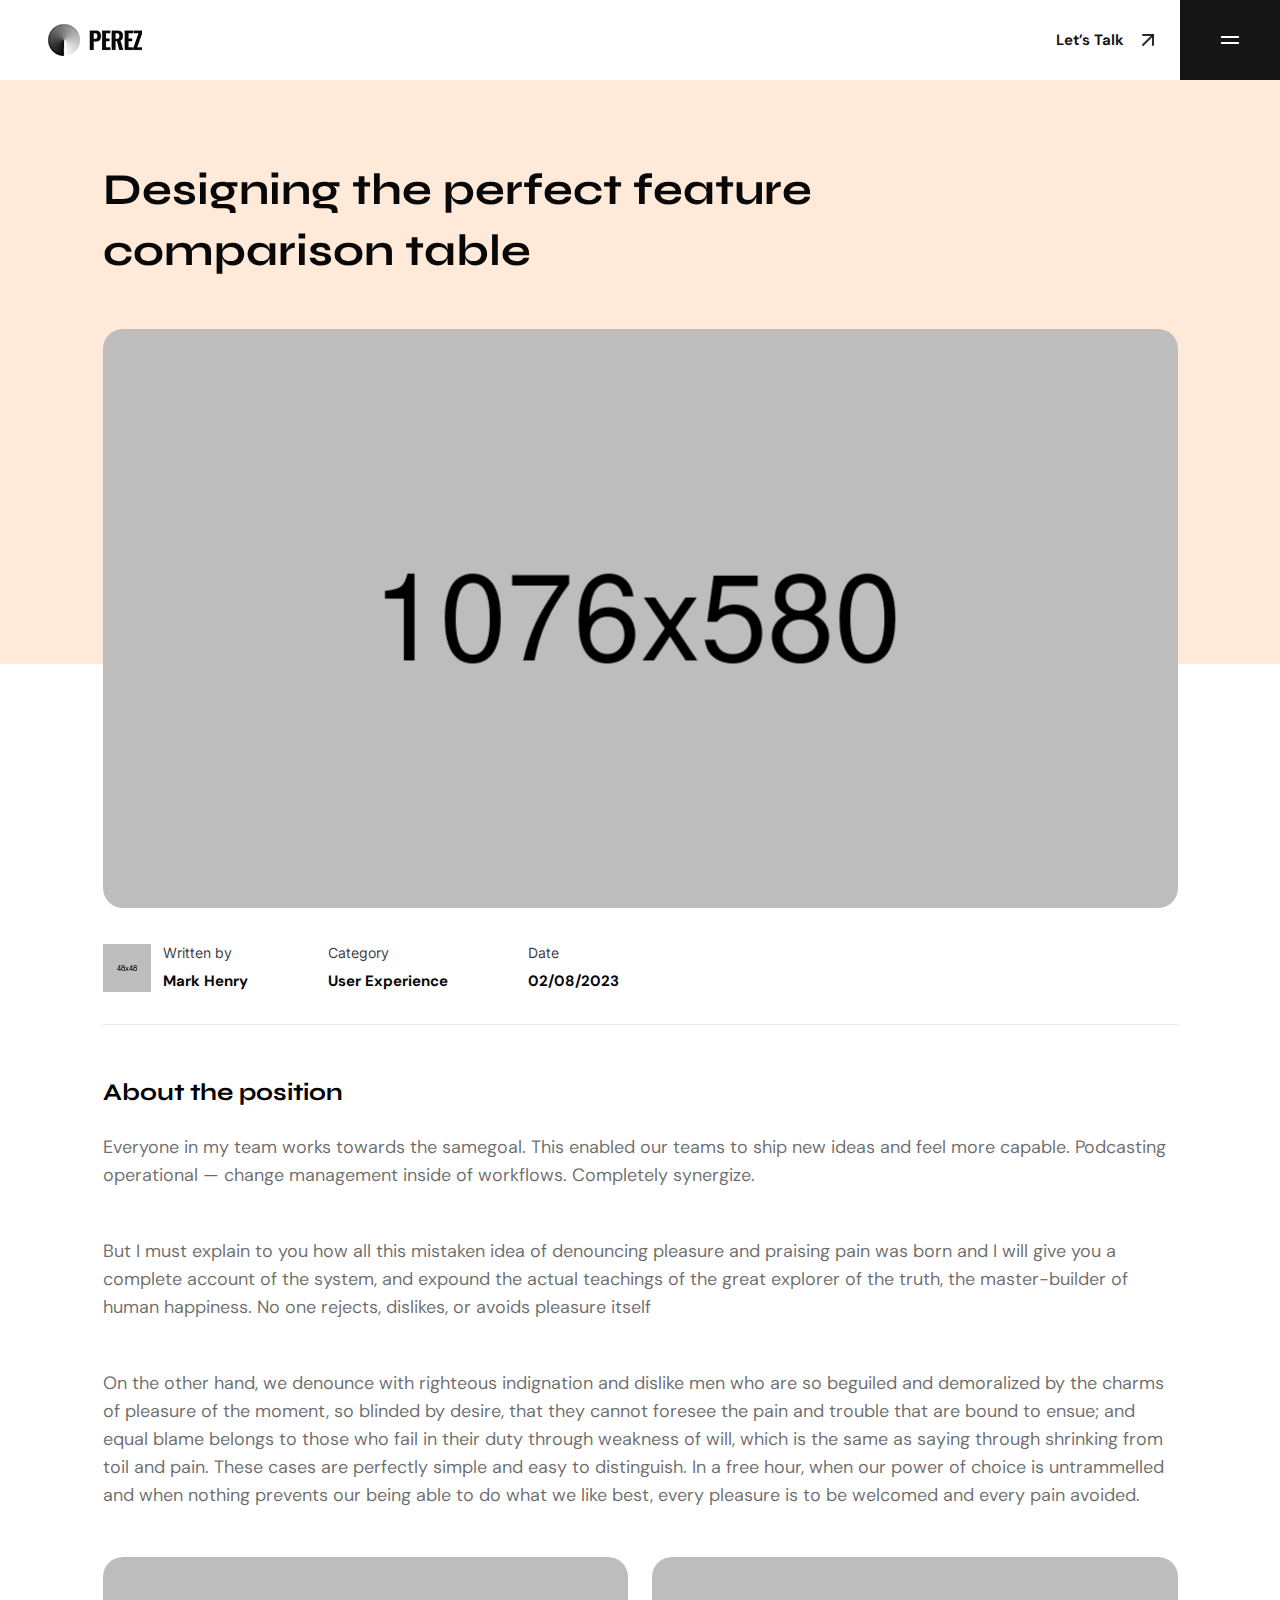
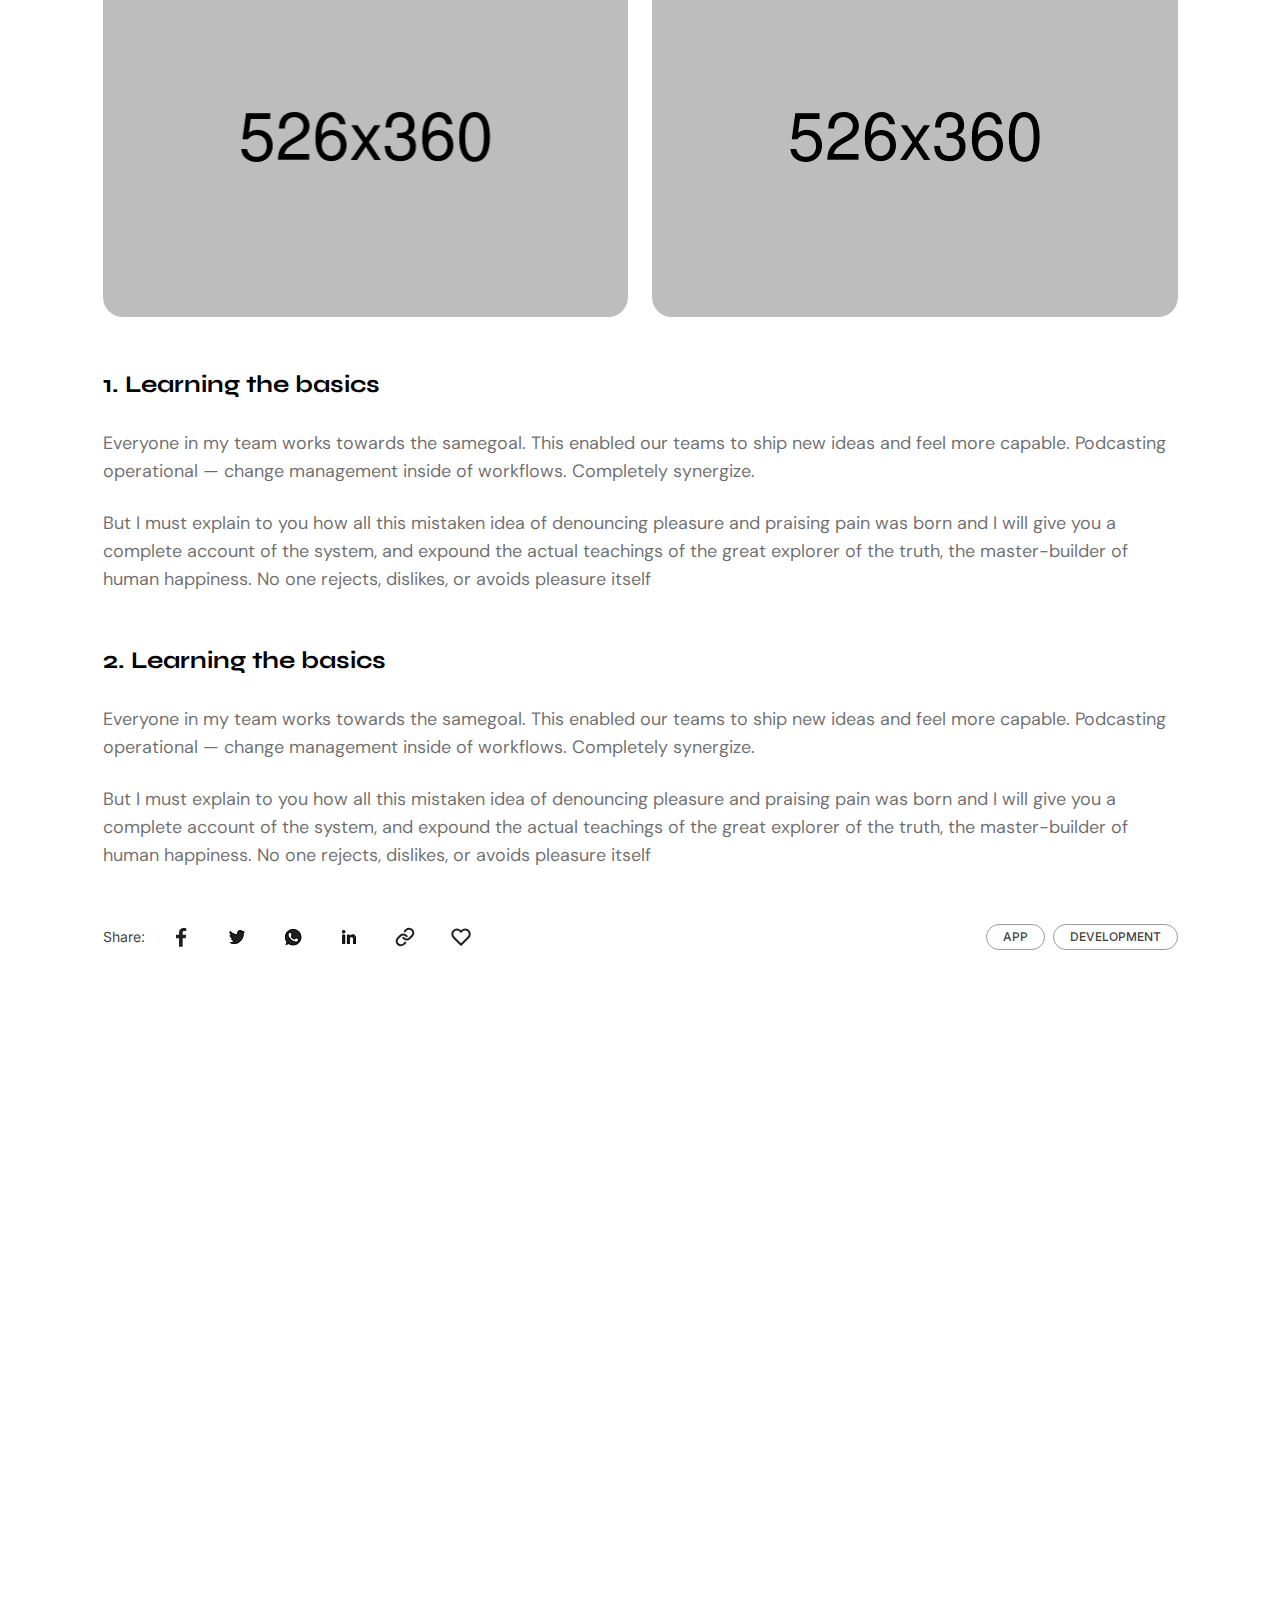
<file: blog-details.html>
<!DOCTYPE html>
<html class="no-js" lang="en">

<head>
    <meta charset="utf-8" />
    <meta http-equiv="x-ua-compatible" content="ie=edge" />
    <title>My tailwind</title>
    <meta name="AdsBot-Google" content="noindex follow" />
    <meta name="description" content="Perez - Tailwind CSS Personal Portfolio Template">
    <meta name="viewport" content="width=device-width, initial-scale=1, shrink-to-fit=no" />

    <!-- Favicon -->
    <link rel="shortcut icon" type="image/x-icon" href="assets/images/favicon.png" />

    <!-- CSS (Font, Vendor, Icon, Plugins & Style CSS files) -->

    <!-- Font CSS -->

    <link rel="preconnect" href="https://fonts.googleapis.com">
    <link rel="preconnect" href="https://fonts.gstatic.com" crossorigin>
    <link href="https://fonts.googleapis.com/css2?family=DM+Sans:ital,opsz,wght@0,9..40,100;0,9..40,200;0,9..40,300;0,9..40,400;0,9..40,500;0,9..40,600;0,9..40,700;0,9..40,800;0,9..40,900;0,9..40,1000;1,9..40,100;1,9..40,200;1,9..40,300;1,9..40,400;1,9..40,500;1,9..40,600;1,9..40,700;1,9..40,800;1,9..40,900;1,9..40,1000&family=Inter:wght@100;200;300;400;500;600;700;800;900&family=Poppins:ital,wght@0,100;0,200;0,300;0,400;0,500;0,600;0,700;0,800;0,900;1,100;1,200;1,300;1,400;1,500;1,600;1,700;1,800;1,900&family=Syne:wght@400;500;600;700;800&display=swap" rel="stylesheet">

    <!-- Plugins CSS (All Plugins Files) -->
    <link rel="stylesheet" href="assets/css/plugins/aos.css" />


    <!-- Style CSS -->
    <link rel="stylesheet" href="assets/css/style.css" />

</head>

<body>
    <div class="overflow-x-hidden">
        <!-- Header start -->

        <header id="sticky-header" class="xl:pl-12 bg-white">
            <div class="flex pl-4 xl:pl-0">

                <div class="flex-1 flex items-center justify-between">

                    <a href="index.html">
                        <img src="assets/images/logo/logo.png" alt="logo">
                    </a>

                    <!-- Link Start -->
                    <a href="contact.html" class="flex items-center flex-wrap py-[6px] px-3 text-[15px] font-bold text-active leading-none mr-2 transition-all duration-300 hover:text-orange group">Let’s
                        Talk
                        <span class="inline-block ml-3 group-hover:animate-arrow-move-up">
        <svg width="24" height="24" viewBox="0 0 24 24" fill="none" xmlns="http://www.w3.org/2000/svg">
          <path d="M7 17L17 7" stroke="currentColor" stroke-opacity="0.9" stroke-width="2" stroke-linecap="round"
            stroke-linejoin="round" />
          <path d="M7 7H17V17" stroke="currentColor" stroke-opacity="0.9" stroke-width="2" stroke-linecap="round"
            stroke-linejoin="round" />
        </svg>
      </span>
                    </a>
                    <!-- Link End -->
                </div>



                <!-- Button Start -->
                <div id="offcanvas-toggle" class="flex-none bg-active flex items-center flex-wrap justify-center py-7 px-[38px] cursor-pointer">
                    <button>
                        <svg width="24" height="24" viewBox="0 0 24 24" fill="none" xmlns="http://www.w3.org/2000/svg">
                            <rect x="3" y="8" width="18" height="2" fill="white" />
                            <rect x="3" y="14" width="18" height="2" fill="white" />
                        </svg>

                    </button>
                </div>
                <!-- Button End -->

            </div>
        </header>


        <!-- offcanvas-menu start -->
        <div id="offcanvas" class="offcanvas right-0 top-0 bottom-0 z-50 transform translate-x-full fixed h-full w-[350px] md:w-[460px] transition-all ease-in-out duration-300 bg-black-800 pl-8 flex flex-wrap flex-col justify-between">
            <!-- close button start -->

            <div>
                <div class="flex flex-wrap justify-between items-center border-b border-border-white mb-[80px]">
                    <a href="index.html">
                        <img src="assets/images/logo/offcanvas-logo.png" alt="">
                    </a>
                    <button id="offcanvas-close" class="offcanvas-close bg-primary py-7 px-[38px]" aria-label="offcanvas">
                        <svg width="24" height="24" viewBox="0 0 24 24" fill="none" xmlns="http://www.w3.org/2000/svg">
                            <path fill-rule="evenodd" clip-rule="evenodd" d="M19.2803 4.71967C19.5732 5.01256 19.5732 5.48744 19.2803 5.78033L5.78033 19.2803C5.48744 19.5732 5.01256 19.5732 4.71967 19.2803C4.42678 18.9874 4.42678 18.5126 4.71967 18.2197L18.2197 4.71967C18.5126 4.42678 18.9874 4.42678 19.2803 4.71967Z" fill="white" />
                            <path fill-rule="evenodd" clip-rule="evenodd" d="M4.71967 4.71967C5.01256 4.42678 5.48744 4.42678 5.78033 4.71967L19.2803 18.2197C19.5732 18.5126 19.5732 18.9874 19.2803 19.2803C18.9874 19.5732 18.5126 19.5732 18.2197 19.2803L4.71967 5.78033C4.42678 5.48744 4.42678 5.01256 4.71967 4.71967Z" fill="white" />
                        </svg>
                    </button>
                </div>

                <!-- close button end -->

                <!-- offcanvas-menu start -->

                <nav class="offcanvas-menu mr-[40px] flex flex-wrap flex-col justify-between">
                    <ul>
                        <li class="border-b border-border-white py-4 group">
                            <a href="index.html" class="text-white text-xl font-bold font-Syne leading-none flex flex-wrap items-center justify-between hover:text-orange transition duration-300">Home
                                <span class="inline-block group-hover:animate-arrow-move-up">
              <svg width="24" height="24" viewBox="0 0 24 24" fill="none" xmlns="http://www.w3.org/2000/svg">
                <path d="M7 17L17 7" stroke="currentColor" stroke-opacity="0.9" stroke-width="2" stroke-linecap="round"
                  stroke-linejoin="round"></path>
                <path d="M7 7H17V17" stroke="currentColor" stroke-opacity="0.9" stroke-width="2" stroke-linecap="round"
                  stroke-linejoin="round"></path>
              </svg>
            </span>
                            </a>
                        </li>
                        <li class="border-b border-border-white py-4 group">
                            <a href="about.html" class="text-white text-xl font-bold font-Syne leading-none flex flex-wrap items-center justify-between hover:text-orange transition duration-300">About
                                <span class="inline-block group-hover:animate-arrow-move-up">
              <svg width="24" height="24" viewBox="0 0 24 24" fill="none" xmlns="http://www.w3.org/2000/svg">
                <path d="M7 17L17 7" stroke="currentColor" stroke-opacity="0.9" stroke-width="2" stroke-linecap="round"
                  stroke-linejoin="round"></path>
                <path d="M7 7H17V17" stroke="currentColor" stroke-opacity="0.9" stroke-width="2" stroke-linecap="round"
                  stroke-linejoin="round"></path>
              </svg>
            </span>
                            </a>

                        </li>
                        <li class="border-b border-border-white py-4 group">
                            <a href="projects.html" class="text-white text-xl font-bold font-Syne leading-none flex flex-wrap items-center justify-between hover:text-orange transition duration-300">Project
                                <span class="inline-block group-hover:animate-arrow-move-up">
              <svg width="24" height="24" viewBox="0 0 24 24" fill="none" xmlns="http://www.w3.org/2000/svg">
                <path d="M7 17L17 7" stroke="currentColor" stroke-opacity="0.9" stroke-width="2" stroke-linecap="round"
                  stroke-linejoin="round"></path>
                <path d="M7 7H17V17" stroke="currentColor" stroke-opacity="0.9" stroke-width="2" stroke-linecap="round"
                  stroke-linejoin="round"></path>
              </svg>
            </span>
                            </a>
                        </li>
                        <li class="border-b border-border-white py-4 group">
                            <a href="project-details.html" class="text-white text-xl font-bold font-Syne leading-none flex flex-wrap items-center justify-between hover:text-orange transition duration-300">Project details
                                <span class="inline-block group-hover:animate-arrow-move-up">
              <svg width="24" height="24" viewBox="0 0 24 24" fill="none" xmlns="http://www.w3.org/2000/svg">
                <path d="M7 17L17 7" stroke="currentColor" stroke-opacity="0.9" stroke-width="2" stroke-linecap="round"
                  stroke-linejoin="round"></path>
                <path d="M7 7H17V17" stroke="currentColor" stroke-opacity="0.9" stroke-width="2" stroke-linecap="round"
                  stroke-linejoin="round"></path>
              </svg>
            </span>
                            </a>
                        </li>
                        <li class="border-b border-border-white py-4 group">
                            <a href="blog.html" class="text-white text-xl font-bold font-Syne leading-none flex flex-wrap items-center justify-between hover:text-orange transition duration-300">Blog
                                <span class="inline-block group-hover:animate-arrow-move-up">
              <svg width="24" height="24" viewBox="0 0 24 24" fill="none" xmlns="http://www.w3.org/2000/svg">
                <path d="M7 17L17 7" stroke="currentColor" stroke-opacity="0.9" stroke-width="2" stroke-linecap="round"
                  stroke-linejoin="round"></path>
                <path d="M7 7H17V17" stroke="currentColor" stroke-opacity="0.9" stroke-width="2" stroke-linecap="round"
                  stroke-linejoin="round"></path>
              </svg>
            </span>
                            </a>
                        </li>
                        <li class="border-b border-border-white py-4 group">
                            <a href="blog-details.html" class="text-white text-xl font-bold font-Syne leading-none flex flex-wrap items-center justify-between hover:text-orange transition duration-300">Blog Details
                                <span class="inline-block group-hover:animate-arrow-move-up">
              <svg width="24" height="24" viewBox="0 0 24 24" fill="none" xmlns="http://www.w3.org/2000/svg">
                <path d="M7 17L17 7" stroke="currentColor" stroke-opacity="0.9" stroke-width="2" stroke-linecap="round"
                  stroke-linejoin="round"></path>
                <path d="M7 7H17V17" stroke="currentColor" stroke-opacity="0.9" stroke-width="2" stroke-linecap="round"
                  stroke-linejoin="round"></path>
              </svg>
            </span>
                            </a>
                        </li>

                        <li class="border-b border-border-white py-4 group">
                            <a href="contact.html" class="text-white text-xl font-bold font-Syne leading-none flex flex-wrap items-center justify-between hover:text-orange transition duration-300">Contact
                                <span class="inline-block group-hover:animate-arrow-move-up">
              <svg width="24" height="24" viewBox="0 0 24 24" fill="none" xmlns="http://www.w3.org/2000/svg">
                <path d="M7 17L17 7" stroke="currentColor" stroke-opacity="0.9" stroke-width="2" stroke-linecap="round"
                  stroke-linejoin="round"></path>
                <path d="M7 7H17V17" stroke="currentColor" stroke-opacity="0.9" stroke-width="2" stroke-linecap="round"
                  stroke-linejoin="round"></path>
              </svg>
            </span>
                            </a>
                        </li>

                    </ul>
                </nav>

            </div>


            <nav class="pb-10">
                <ul class="flex flex-wrap gap-x-4 items-center">
                    <li><a href="#" class="text-white transition-all duration-300 hover:text-orange">
                            <svg width="24" height="24" viewBox="0 0 24 24" fill="none" xmlns="http://www.w3.org/2000/svg">
                                <path d="M7.443 5.3501C8.082 5.3501 8.673 5.4001 9.213 5.5481C9.754 5.6471 10.197 5.8451 10.59 6.0921C10.984 6.3401 11.279 6.6861 11.475 7.1311C11.672 7.5761 11.771 8.1211 11.771 8.7141C11.771 9.4071 11.623 10.0001 11.279 10.4451C10.984 10.8911 10.492 11.2861 9.902 11.5831C10.738 11.8311 11.377 12.2761 11.771 12.8701C12.164 13.4631 12.41 14.2051 12.41 15.0461C12.41 15.7391 12.262 16.3321 12.016 16.8271C11.771 17.3221 11.377 17.7671 10.934 18.0641C10.4528 18.3824 9.92083 18.6164 9.361 18.7561C8.771 18.9051 8.181 19.0041 7.591 19.0041H1V5.3501H7.443ZM7.049 10.8901C7.59 10.8901 8.033 10.7421 8.377 10.4951C8.721 10.2481 8.869 9.8021 8.869 9.2581C8.869 8.9611 8.819 8.6651 8.721 8.4671C8.623 8.2691 8.475 8.1201 8.279 7.9721C8.082 7.8731 7.885 7.7741 7.639 7.7251C7.393 7.6751 7.148 7.6751 6.852 7.6751H4V10.8911H7.05L7.049 10.8901ZM7.197 16.7281C7.492 16.7281 7.787 16.6781 8.033 16.6291C8.279 16.5791 8.525 16.4811 8.721 16.3321C8.92138 16.1873 9.08903 16.002 9.213 15.7881C9.311 15.5411 9.41 15.2441 9.41 14.8981C9.41 14.2051 9.213 13.7111 8.82 13.3641C8.426 13.0671 7.885 12.9191 7.246 12.9191H4V16.7291L7.197 16.7281ZM16.689 16.6781C17.082 17.0741 17.672 17.2721 18.459 17.2721C19 17.2721 19.492 17.1241 19.885 16.8771C20.279 16.5801 20.525 16.2831 20.623 15.9871H23.033C22.639 17.1731 22.049 18.0141 21.263 18.5591C20.475 19.0531 19.541 19.3501 18.41 19.3501C17.6864 19.3523 16.9688 19.218 16.295 18.9541C15.6887 18.7267 15.148 18.353 14.721 17.8661C14.2643 17.4107 13.9267 16.8498 13.738 16.2331C13.492 15.5901 13.393 14.8981 13.393 14.1061C13.393 13.3641 13.492 12.6721 13.738 12.0281C13.9749 11.4085 14.3252 10.8384 14.771 10.3471C15.2201 9.88594 15.7543 9.51613 16.344 9.2581C17.0007 8.99416 17.7022 8.85969 18.41 8.8621C19.246 8.8621 19.984 9.0111 20.623 9.3571C21.263 9.7031 21.754 10.0991 22.147 10.6931C22.541 11.2371 22.837 11.8801 23.033 12.5731C23.131 13.2651 23.18 13.9581 23.131 14.7491H16C16 15.5411 16.295 16.2831 16.689 16.6791V16.6781ZM19.787 11.4841C19.443 11.1381 18.902 10.9401 18.262 10.9401C17.82 10.9401 17.475 11.0401 17.18 11.1881C16.885 11.3361 16.689 11.5341 16.492 11.7321C16.311 11.9234 16.1912 12.1643 16.148 12.4241C16.098 12.6721 16.049 12.8701 16.049 13.0671H20.475C20.377 12.3251 20.131 11.8311 19.787 11.4841ZM15.459 6.2901H20.967V7.6261H15.46V6.2901H15.459Z" fill="currentColor" fill-opacity="0.9"></path>
                            </svg>

                        </a></li>
                    <li><a href="#" class="text-white transition-all duration-300 hover:text-orange"><svg width="24" height="24" viewBox="0 0 24 24" fill="none" xmlns="http://www.w3.org/2000/svg">
                                <path d="M6.94043 5.00002C6.94017 5.53046 6.7292 6.03906 6.35394 6.41394C5.97868 6.78883 5.46986 6.99929 4.93943 6.99902C4.409 6.99876 3.90039 6.78779 3.52551 6.41253C3.15062 6.03727 2.94016 5.52846 2.94043 4.99802C2.9407 4.46759 3.15166 3.95899 3.52692 3.5841C3.90218 3.20922 4.411 2.99876 4.94143 2.99902C5.47186 2.99929 5.98047 3.21026 6.35535 3.58552C6.73024 3.96078 6.9407 4.46959 6.94043 5.00002ZM7.00043 8.48002H3.00043V21H7.00043V8.48002ZM13.3204 8.48002H9.34043V21H13.2804V14.43C13.2804 10.77 18.0504 10.43 18.0504 14.43V21H22.0004V13.07C22.0004 6.90002 14.9404 7.13002 13.2804 10.16L13.3204 8.48002Z" fill="currentColor" fill-opacity="0.9"></path>
                            </svg>
                        </a></li>
                    <li><a href="#" class="text-white transition-all duration-300 hover:text-orange"><svg width="24" height="24" viewBox="0 0 24 24" fill="none" xmlns="http://www.w3.org/2000/svg">
                                <path d="M19.989 11.572C19.907 9.99792 19.3596 8.4836 18.416 7.221C18.1285 7.53061 17.8212 7.82123 17.496 8.091C16.4969 8.92086 15.3805 9.5982 14.183 10.101C14.35 10.451 14.503 10.79 14.638 11.11V11.113C14.665 11.174 14.688 11.231 14.732 11.342L14.749 11.382C16.262 11.212 17.858 11.275 19.405 11.485C19.611 11.512 19.805 11.541 19.989 11.572ZM10.604 4.122C11.5786 5.49516 12.4772 6.92062 13.296 8.392C14.519 7.91 15.53 7.302 16.344 6.625C16.674 6.351 16.938 6.093 17.14 5.87C15.701 4.65972 13.8803 3.99733 12 4C11.524 4 11.058 4.042 10.604 4.121V4.122ZM4.253 9.997C4.93423 9.97981 5.61464 9.93878 6.293 9.874C7.93264 9.72734 9.55828 9.4525 11.155 9.052C10.3205 7.60221 9.41956 6.19171 8.455 4.825C7.42472 5.3354 6.51626 6.06141 5.79124 6.95379C5.06623 7.84617 4.54162 8.88404 4.253 9.997ZM5.783 17.035C6.25195 16.3575 6.77894 15.7221 7.358 15.136C8.812 13.646 10.528 12.486 12.514 11.846L12.576 11.828C12.411 11.464 12.256 11.139 12.1 10.833C10.264 11.368 8.33 11.702 6.403 11.875C5.463 11.96 4.62 11.997 4 12.003C3.99815 13.8356 4.62722 15.6128 5.783 17.035ZM15.004 19.415C14.6184 17.4703 14.0725 15.5607 13.372 13.706C11.372 14.433 9.776 15.496 8.543 16.764C8.0454 17.2664 7.60382 17.8213 7.226 18.419C8.60481 19.4478 10.2797 20.0025 12 20C13.0299 20.0015 14.0504 19.8035 15.005 19.417L15.004 19.415ZM16.878 18.34C18.4393 17.1398 19.5028 15.4057 19.865 13.47C19.525 13.385 19.094 13.3 18.62 13.234C17.5661 13.0823 16.4968 13.0712 15.44 13.201C16.035 14.8799 16.5154 16.5961 16.878 18.34ZM12 22C6.477 22 2 17.523 2 12C2 6.477 6.477 2 12 2C17.523 2 22 6.477 22 12C22 17.523 17.523 22 12 22Z" fill="currentColor" fill-opacity="0.9"></path>
                            </svg>
                        </a></li>
                    <li><a href="#" class="text-white transition-all duration-300 hover:text-orange"><svg width="24" height="24" viewBox="0 0 24 24" fill="none" xmlns="http://www.w3.org/2000/svg">
                                <path d="M12.001 2C6.47598 2 2.00098 6.475 2.00098 12C1.99977 14.0992 2.65958 16.1454 3.88679 17.8484C5.114 19.5515 6.84631 20.8249 8.83798 21.488C9.33798 21.575 9.52598 21.275 9.52598 21.012C9.52598 20.775 9.51298 19.988 9.51298 19.15C7.00098 19.613 6.35098 18.538 6.15098 17.975C6.03798 17.687 5.55098 16.8 5.12598 16.562C4.77598 16.375 4.27598 15.912 5.11298 15.9C5.90098 15.887 6.46298 16.625 6.65098 16.925C7.55098 18.437 8.98798 18.012 9.56298 17.75C9.65098 17.1 9.91298 16.663 10.201 16.413C7.97598 16.163 5.65098 15.3 5.65098 11.475C5.65098 10.387 6.03798 9.488 6.67598 8.788C6.57598 8.538 6.22598 7.513 6.77598 6.138C6.77598 6.138 7.61298 5.875 9.52598 7.162C10.3401 6.9364 11.1812 6.82302 12.026 6.825C12.876 6.825 13.726 6.937 14.526 7.162C16.439 5.862 17.276 6.138 17.276 6.138C17.826 7.513 17.476 8.538 17.376 8.788C18.013 9.488 18.401 10.375 18.401 11.475C18.401 15.313 16.064 16.163 13.839 16.413C14.201 16.725 14.514 17.325 14.514 18.263C14.514 19.6 14.501 20.675 14.501 21.013C14.501 21.275 14.689 21.587 15.189 21.487C17.1738 20.8166 18.8985 19.5408 20.1203 17.8389C21.3421 16.1371 21.9995 14.095 22 12C22 6.475 17.525 2 12 2H12.001Z" fill="currentColor" fill-opacity="0.9"></path>
                            </svg>
                        </a></li>

                </ul>
            </nav>
        </div>
        <!-- offcanvas-menu end -->


        <!-- Header end -->

        <!-- Hero Section Start -->
        <section class="bg-secondary pt-20">
            <div class="max-w-[1075px] mx-auto px-4 xl:px-0" data-aos="flip-down" data-aos-delay="300">
                <div class="grid grid-cols-1">
                    <h4 class="text-black-800 font-bold font-Syne leading-snug text-[23px] sm:text-[32px] md:text-[44px] max-w-[950px] mb-12">
                        Designing the perfect feature comparison table
                    </h4>
                    <img class="w-full rounded-[20px] mb-9" src="assets/images/blog-details/banner2.png" alt="banner">
                </div>

            </div>
        </section>
        <!-- Hero Section End -->


        <section class="bg-white pb-[120px] mt-[-280px] pt-[280px]">
            <div class="max-w-[1075px] mx-auto px-4 xl:px-0">

                <div class="grid grid-cols-1 mb-12">

                    <ul class="flex flex-wrap gap-x-[80px] gap-y-6 pb-8 border-b border-black-800 border-opacity-10">
                        <li class="flex flex-wrap gap-3">
                            <img src="assets/images/blog-details/user.png" alt="user image">
                            <div class="flex-1 flex flex-col gap-3">
                                <span class="text-black-text-800 text-sm font-normal font-Inter leading-tight">Written
                                    by</span>
                                <h2 class="text-black-800 text-[15px] font-bold font-sans leading-none">Mark Henry</h2>
                            </div>
                        </li>
                        <li class="flex flex-wrap flex-col gap-3">
                            <span
                                class="text-black-text-800 text-sm font-normal font-Inter leading-tight">Category</span>
                            <h4 class="text-black-800 text-[15px] font-bold font-sans leading-none">User Experience
                            </h4>
                        </li>
                        <li class="flex flex-wrap flex-col gap-3">
                            <span class="text-black-text-800 text-sm font-normal font-Inter leading-tight">Date</span>
                            <h4 class="text-black-800 text-[15px] font-bold font-sans leading-none">02/08/2023</h4>
                        </li>
                    </ul>
                </div>
                <div class="grid grid-cols-1">

                    <h3 class="text-2xl font-bold font-Syne leading-10 mb-5">About the position</h3>
                    <p class="paragraph mb-12">Everyone in my team works towards the samegoal. This enabled our teams to
                        ship new ideas and feel more capable. Podcasting operational — change management inside of
                        workflows. Completely synergize.</p>
                    <p class="paragraph mb-12">But I must explain to you how all this mistaken idea of denouncing
                        pleasure and praising pain was born and I will give you a complete account of the system, and
                        expound the actual teachings of the great explorer of the truth, the master-builder of human
                        happiness. No one rejects, dislikes, or avoids pleasure itself</p>
                    <p class="paragraph mb-12">On the other hand, we denounce with righteous indignation and dislike men
                        who are so beguiled and demoralized by the charms of pleasure of the moment, so blinded by
                        desire, that they cannot foresee the pain and trouble that are bound to ensue; and equal blame
                        belongs to those who fail in their duty through weakness of will, which is the same as saying
                        through shrinking from toil and pain. These cases are perfectly simple and easy to distinguish.
                        In a free hour, when our power of choice is untrammelled and when nothing prevents our being
                        able to do what we like best, every pleasure is to be welcomed and every pain avoided.</p>
                </div>
                <div class="grid grid-cols-12 gap-4 md:gap-6 mb-12">
                    <div class="col-span-6">
                        <img class="w-full h-full rounded-[20px]" src="assets/images/blog-details/post3.png" alt="post image">
                    </div>
                    <div class="col-span-6">
                        <img class="w-full h-full rounded-[20px]" src="assets/images/blog-details/post4.png" alt="post image">
                    </div>
                </div>


                <div class="grid grid-cols-1 gap-6">
                    <h3 class="text-2xl font-bold font-Syne leading-10">1. Learning the basics</h3>
                    <p class="paragraph">Everyone in my team works towards the samegoal. This enabled our teams to ship
                        new ideas and feel more capable. Podcasting operational — change management inside of workflows.
                        Completely synergize.</p>
                    <p class="paragraph mb-12">
                        But I must explain to you how all this mistaken idea of denouncing pleasure and praising pain
                        was born and I will give you a complete account of the system, and expound the actual teachings
                        of the great explorer of the truth, the master-builder of human happiness. No one rejects,
                        dislikes, or avoids pleasure itself
                    </p>
                </div>

                <div class="grid grid-cols-1 gap-6">
                    <h3 class="text-2xl font-bold font-Syne leading-10">2. Learning the basics</h3>
                    <p class="paragraph">Everyone in my team works towards the samegoal. This enabled our teams to ship
                        new ideas and feel more capable. Podcasting operational — change management inside of workflows.
                        Completely synergize.</p>
                    <p class="paragraph">
                        But I must explain to you how all this mistaken idea of denouncing pleasure and praising pain
                        was born and I will give you a complete account of the system, and expound the actual teachings
                        of the great explorer of the truth, the master-builder of human happiness. No one rejects,
                        dislikes, or avoids pleasure itself
                    </p>

                    <div class="inline-flex justify-between mt-6 flex-col md:flex-row gap-4 md:gap-0">
                        <div class="inline-flex gap-4 items-center ">
                            <span class="text-black-text-800 text-sm font-normal font-Inter leading-tight">Share:</span>
                            <ul class="inline-flex sm:gap-4">
                                <li><a href="#" class="text-black-800 transition-all duration-300 hover:text-orange"><svg width="40" height="40" viewBox="0 0 40 40" fill="none" xmlns="http://www.w3.org/2000/svg">
                                            <path d="M21.6696 29.6667V21.1658H24.7102L25.1622 17.8374H21.6696V15.7174C21.6696 14.7569 21.9533 14.0993 23.4148 14.0993H25.2667V11.1319C24.3656 11.0408 23.4599 10.9968 22.5537 11.0002C19.8661 11.0002 18.0208 12.5477 18.0208 15.3886V17.8312H15V21.1595H18.0274V29.6667H21.6696Z" fill="currentColor" fill-opacity="0.9" />
                                        </svg>
                                    </a></li>
                                <li><a href="#" class="text-black-800 transition-all duration-300 hover:text-orange"><svg width="40" height="40" viewBox="0 0 40 40" fill="none" xmlns="http://www.w3.org/2000/svg">
                                            <path d="M28.3333 14.8346L26.5833 15.1421L27.75 13.6045L25.7083 14.2196C23.0833 11.1444 19 14.5271 20.1667 17.2947C15.5 17.2947 13.1667 13.6045 13.1667 13.6045C13.1667 13.6045 11.4167 16.3722 14.3333 18.5248L12.5833 17.9098C12.5833 19.7549 13.75 20.9849 15.7917 21.6H13.75C14.9167 24.0601 16.9583 24.0601 16.9583 24.0601C16.9583 24.0601 15.2083 25.5977 12 25.5977C21.625 30.518 27.4583 21.2925 26.5833 16.3722L28.3333 14.8346Z" fill="currentColor" fill-opacity="0.9" />
                                            <path d="M17.288 24.4361C17.2882 24.4359 17.2884 24.4357 16.9583 24.0601L17.2884 24.4357L18.2849 23.5601L16.9615 23.5601L16.9548 23.5599C16.9464 23.5596 16.9311 23.5588 16.9095 23.557C16.8663 23.5535 16.7985 23.5459 16.7113 23.5299C16.5366 23.4979 16.287 23.4326 16.0038 23.2999C15.5807 23.1016 15.0686 22.7467 14.6146 22.1H15.7917L15.9359 21.1212C14.9741 20.8315 14.2633 20.41 13.7955 19.8839C13.4837 19.5332 13.2674 19.1224 13.1604 18.6426L14.1675 18.9965L14.6302 18.1225C13.3207 17.156 13.0939 16.0977 13.1548 15.2953C13.1748 15.0316 13.2268 14.7897 13.2888 14.5819C13.5959 14.9376 14.0349 15.3898 14.6065 15.8418C15.8369 16.8147 17.6929 17.7947 20.1667 17.7947H20.92L20.6274 17.1005C20.1642 16.0016 20.7255 14.6983 21.7942 13.9813C22.3149 13.6319 22.921 13.4521 23.5221 13.5111C24.1148 13.5693 24.7473 13.8638 25.328 14.5442L25.54 14.7925L25.8526 14.6983L26.4228 14.5265L26.185 14.8399L25.4147 15.8551L26.6642 15.6356L26.2533 15.9966L26.0417 16.1824L26.0911 16.4597C26.4932 18.7211 25.3417 22.0921 22.8939 24.3042C21.683 25.3986 20.1702 26.1933 18.3966 26.4282C17.08 26.6026 15.6004 26.471 13.9715 25.9035C14.7405 25.7473 15.3828 25.5163 15.8906 25.2834C16.3373 25.0787 16.6799 24.8727 16.9139 24.7152C17.031 24.6364 17.1211 24.5696 17.1836 24.521C17.2149 24.4967 17.2393 24.477 17.2568 24.4625L17.2778 24.4449L17.2844 24.4392L17.2867 24.4372L17.2876 24.4364L17.288 24.4361ZM16.9621 23.5601L16.9616 23.5601L16.9621 23.5601Z" stroke="currentColor" stroke-opacity="0.9" />
                                        </svg>
                                    </a></li>
                                <li><a href="#" class="text-black-800 transition-all duration-300 hover:text-orange"><svg width="40" height="40" viewBox="0 0 40 40" fill="none" xmlns="http://www.w3.org/2000/svg">
                                            <mask id="path-1-inside-1_1554_1179" fill="white">
                                                <path fill-rule="evenodd" clip-rule="evenodd" d="M20.1646 12H20.1687C24.6716 12 28.3333 15.6638 28.3333 20.1667C28.3333 24.6696 24.6716 28.3333 20.1687 28.3333C18.5078 28.3333 16.9674 27.8393 15.676 26.9838L12.537 27.9873L13.5547 24.9534C12.5758 23.6089 12 21.9531 12 20.1667C12 15.6628 15.6617 12 20.1646 12ZM23.318 24.685C23.9417 24.5502 24.7237 24.0888 24.9207 23.5325C25.1177 22.9751 25.1177 22.5004 25.0606 22.3994C25.0144 22.3192 24.9053 22.2666 24.7423 22.1882C24.6999 22.1677 24.6538 22.1455 24.6043 22.1207C24.3644 22.0012 23.1976 21.4245 22.9771 21.3479C22.7606 21.2662 22.5544 21.2948 22.3911 21.5255C22.36 21.569 22.329 21.6126 22.2982 21.656C22.1012 21.9331 21.9111 22.2004 21.7531 22.3708C21.6091 22.5239 21.3744 22.5433 21.1773 22.4616C21.1559 22.4527 21.1312 22.4427 21.1037 22.4316C20.7917 22.3056 20.0998 22.0261 19.2622 21.2805C18.5558 20.6517 18.076 19.8687 17.9372 19.6339C17.8009 19.3984 17.9185 19.2603 18.0271 19.1326C18.0292 19.1303 18.0312 19.1279 18.0332 19.1255C18.1032 19.0389 18.1712 18.9667 18.2395 18.8941C18.2887 18.8419 18.338 18.7896 18.3884 18.7315C18.3959 18.7229 18.4032 18.7145 18.4103 18.7063C18.5173 18.5833 18.581 18.51 18.6528 18.3569C18.7345 18.1986 18.6763 18.0353 18.6181 17.9148C18.5781 17.8305 18.3308 17.2304 18.1185 16.7153C18.0276 16.4949 17.9432 16.29 17.8841 16.1478C17.7259 15.769 17.6054 15.7547 17.3655 15.7445C17.3582 15.7442 17.3508 15.7438 17.3433 15.7434C17.2674 15.7396 17.1839 15.7354 17.092 15.7354C16.7796 15.7354 16.4539 15.8272 16.2569 16.0283C16.25 16.0354 16.2429 16.0427 16.2354 16.0502C15.9834 16.3066 15.4219 16.8776 15.4219 18.0159C15.4219 19.1564 16.2311 20.2601 16.3808 20.4643C16.3849 20.47 16.3886 20.4749 16.3917 20.4792C16.4007 20.491 16.4177 20.5156 16.4424 20.5514C16.7481 20.9941 18.2372 23.1505 20.4576 24.0705C22.3339 24.8483 22.8913 24.7759 23.318 24.685Z" />
                                            </mask>
                                            <path fill-rule="evenodd" clip-rule="evenodd" d="M20.1646 12H20.1687C24.6716 12 28.3333 15.6638 28.3333 20.1667C28.3333 24.6696 24.6716 28.3333 20.1687 28.3333C18.5078 28.3333 16.9674 27.8393 15.676 26.9838L12.537 27.9873L13.5547 24.9534C12.5758 23.6089 12 21.9531 12 20.1667C12 15.6628 15.6617 12 20.1646 12ZM23.318 24.685C23.9417 24.5502 24.7237 24.0888 24.9207 23.5325C25.1177 22.9751 25.1177 22.5004 25.0606 22.3994C25.0144 22.3192 24.9053 22.2666 24.7423 22.1882C24.6999 22.1677 24.6538 22.1455 24.6043 22.1207C24.3644 22.0012 23.1976 21.4245 22.9771 21.3479C22.7606 21.2662 22.5544 21.2948 22.3911 21.5255C22.36 21.569 22.329 21.6126 22.2982 21.656C22.1012 21.9331 21.9111 22.2004 21.7531 22.3708C21.6091 22.5239 21.3744 22.5433 21.1773 22.4616C21.1559 22.4527 21.1312 22.4427 21.1037 22.4316C20.7917 22.3056 20.0998 22.0261 19.2622 21.2805C18.5558 20.6517 18.076 19.8687 17.9372 19.6339C17.8009 19.3984 17.9185 19.2603 18.0271 19.1326C18.0292 19.1303 18.0312 19.1279 18.0332 19.1255C18.1032 19.0389 18.1712 18.9667 18.2395 18.8941C18.2887 18.8419 18.338 18.7896 18.3884 18.7315C18.3959 18.7229 18.4032 18.7145 18.4103 18.7063C18.5173 18.5833 18.581 18.51 18.6528 18.3569C18.7345 18.1986 18.6763 18.0353 18.6181 17.9148C18.5781 17.8305 18.3308 17.2304 18.1185 16.7153C18.0276 16.4949 17.9432 16.29 17.8841 16.1478C17.7259 15.769 17.6054 15.7547 17.3655 15.7445C17.3582 15.7442 17.3508 15.7438 17.3433 15.7434C17.2674 15.7396 17.1839 15.7354 17.092 15.7354C16.7796 15.7354 16.4539 15.8272 16.2569 16.0283C16.25 16.0354 16.2429 16.0427 16.2354 16.0502C15.9834 16.3066 15.4219 16.8776 15.4219 18.0159C15.4219 19.1564 16.2311 20.2601 16.3808 20.4643C16.3849 20.47 16.3886 20.4749 16.3917 20.4792C16.4007 20.491 16.4177 20.5156 16.4424 20.5514C16.7481 20.9941 18.2372 23.1505 20.4576 24.0705C22.3339 24.8483 22.8913 24.7759 23.318 24.685Z" fill="currentColor" fill-opacity="0.9" />
                                            <path d="M15.676 26.9838L16.2283 26.1501L15.8284 25.8852L15.3715 26.0313L15.676 26.9838ZM12.537 27.9873L11.5889 27.6692L10.961 29.5409L12.8415 28.9398L12.537 27.9873ZM13.5547 24.9534L14.5028 25.2714L14.667 24.782L14.3631 24.3647L13.5547 24.9534ZM24.9207 23.5325L25.8634 23.8663L25.8636 23.8657L24.9207 23.5325ZM23.318 24.685L23.5263 25.6631L23.5292 25.6624L23.318 24.685ZM25.0606 22.3994L25.931 21.907L25.9272 21.9004L25.0606 22.3994ZM24.7423 22.1882L24.3085 23.0892L24.3085 23.0892L24.7423 22.1882ZM24.6043 22.1207L25.053 21.227L25.05 21.2255L24.6043 22.1207ZM22.9771 21.3479L22.624 22.2835L22.6365 22.2882L22.6491 22.2926L22.9771 21.3479ZM22.3911 21.5255L23.2048 22.1068L23.2073 22.1033L22.3911 21.5255ZM22.2982 21.656L21.4832 21.0765V21.0765L22.2982 21.656ZM21.7531 22.3708L22.4817 23.0557L22.4863 23.0508L21.7531 22.3708ZM21.1773 22.4616L20.7925 23.3846L20.7944 23.3854L21.1773 22.4616ZM21.1037 22.4316L21.4782 21.5044L21.4781 21.5044L21.1037 22.4316ZM19.2622 21.2805L19.9272 20.5336L19.9271 20.5336L19.2622 21.2805ZM17.9372 19.6339L17.0717 20.1348L17.0764 20.1429L17.9372 19.6339ZM18.0271 19.1326L17.2657 18.4844L17.2657 18.4844L18.0271 19.1326ZM18.0332 19.1255L18.7949 19.7734L18.803 19.7639L18.8109 19.7541L18.0332 19.1255ZM18.2395 18.8941L18.9675 19.5798L18.9675 19.5798L18.2395 18.8941ZM18.3884 18.7315L17.6331 18.0761L17.6331 18.0761L18.3884 18.7315ZM18.4103 18.7063L19.1648 19.3626L19.1648 19.3626L18.4103 18.7063ZM18.6528 18.3569L17.7642 17.8982L17.7554 17.9152L17.7474 17.9324L18.6528 18.3569ZM18.6181 17.9148L17.7147 18.3436L17.7177 18.3498L18.6181 17.9148ZM18.1185 16.7153L19.043 16.3343L18.1185 16.7153ZM17.8841 16.1478L18.8077 15.7644L18.8068 15.7623L17.8841 16.1478ZM17.3655 15.7445L17.3156 16.7433L17.323 16.7436L17.3655 15.7445ZM17.3433 15.7434L17.3938 14.7447L17.3938 14.7447L17.3433 15.7434ZM16.2569 16.0283L15.5426 15.3285L15.5424 15.3287L16.2569 16.0283ZM16.2354 16.0502L15.5224 15.3491L15.5224 15.3491L16.2354 16.0502ZM16.3808 20.4643L17.1873 19.8731L17.1873 19.8731L16.3808 20.4643ZM16.3917 20.4792L15.5836 21.0682L15.5897 21.0766L15.596 21.0849L16.3917 20.4792ZM16.4424 20.5514L15.6195 21.1196L15.6195 21.1196L16.4424 20.5514ZM20.4576 24.0705L20.8406 23.1467L20.8404 23.1466L20.4576 24.0705ZM20.1687 11H20.1646V13H20.1687V11ZM29.3333 20.1667C29.3333 15.1118 25.2242 11 20.1687 11V13C24.119 13 27.3333 16.2157 27.3333 20.1667H29.3333ZM20.1687 29.3333C25.2242 29.3333 29.3333 25.2215 29.3333 20.1667H27.3333C27.3333 24.1176 24.119 27.3333 20.1687 27.3333V29.3333ZM15.1238 27.8175C16.5742 28.7783 18.3058 29.3333 20.1687 29.3333V27.3333C18.7098 27.3333 17.3606 26.9002 16.2283 26.1501L15.1238 27.8175ZM12.8415 28.9398L15.9805 27.9363L15.3715 26.0313L12.2325 27.0348L12.8415 28.9398ZM12.6067 24.6353L11.5889 27.6692L13.485 28.3053L14.5028 25.2714L12.6067 24.6353ZM11 20.1667C11 22.1712 11.6467 24.0319 12.7463 25.542L14.3631 24.3647C13.5048 23.1859 13 21.7351 13 20.1667H11ZM20.1646 11C15.1092 11 11 15.1107 11 20.1667H13C13 16.2148 16.2143 13 20.1646 13V11ZM23.9781 23.1987C23.9811 23.1901 23.9337 23.2933 23.7189 23.4387C23.5221 23.5718 23.2886 23.6683 23.1069 23.7075L23.5292 25.6624C23.9712 25.567 24.4405 25.3653 24.8399 25.095C25.2213 24.8369 25.6633 24.4312 25.8634 23.8663L23.9781 23.1987ZM24.1902 22.8917C24.1544 22.8285 24.134 22.7747 24.1231 22.7423C24.1115 22.708 24.1049 22.6806 24.1013 22.6637C24.0975 22.646 24.0955 22.6331 24.0946 22.6259C24.0936 22.6185 24.0933 22.6144 24.0932 22.614C24.0932 22.6137 24.0938 22.622 24.0935 22.6395C24.0933 22.6566 24.0922 22.6796 24.0897 22.7081C24.0794 22.8264 24.0478 23.0015 23.9779 23.1992L25.8636 23.8657C25.9907 23.5061 26.0575 23.1651 26.0822 22.8815C26.0945 22.7406 26.0976 22.5995 26.0879 22.4673C26.0819 22.3865 26.0635 22.1412 25.931 21.907L24.1902 22.8917ZM24.3085 23.0892C24.3517 23.11 24.3788 23.123 24.4012 23.1345C24.4235 23.1457 24.4266 23.1481 24.4201 23.1441C24.4139 23.1403 24.3833 23.1212 24.3435 23.0852C24.3019 23.0475 24.2447 22.9865 24.194 22.8983L25.9272 21.9004C25.7822 21.6486 25.5787 21.5089 25.4704 21.4421C25.3628 21.3757 25.2413 21.3185 25.1761 21.2872L24.3085 23.0892ZM24.1555 23.0143C24.2135 23.0435 24.2667 23.069 24.3085 23.0892L25.1761 21.2872C25.1331 21.2664 25.0941 21.2476 25.053 21.227L24.1555 23.0143ZM22.6491 22.2926C22.6478 22.2921 22.7138 22.3191 22.8706 22.3917C23.0075 22.455 23.1759 22.5353 23.3485 22.6187C23.693 22.7851 24.0409 22.9573 24.1586 23.0159L25.05 21.2255C24.9277 21.1646 24.5723 20.9887 24.2183 20.8177C23.9017 20.6648 23.4853 20.4658 23.3051 20.4032L22.6491 22.2926ZM23.2073 22.1033C23.181 22.1405 23.0885 22.2424 22.9161 22.2873C22.7573 22.3287 22.6448 22.2913 22.624 22.2835L23.3301 20.4123C23.0929 20.3228 22.7691 20.2589 22.4123 20.3518C22.0418 20.4482 21.7646 20.6798 21.5749 20.9477L23.2073 22.1033ZM23.1132 22.2354C23.1441 22.1919 23.1745 22.1492 23.2048 22.1068L21.5774 20.9443C21.5456 20.9888 21.514 21.0333 21.4832 21.0765L23.1132 22.2354ZM22.4863 23.0508C22.699 22.8215 22.932 22.4902 23.1132 22.2354L21.4832 21.0765C21.2703 21.3759 21.1232 21.5793 21.0199 21.6908L22.4863 23.0508ZM20.7944 23.3854C21.2548 23.5763 21.9728 23.597 22.4817 23.0557L21.0245 21.6859C21.1307 21.5728 21.2571 21.526 21.3503 21.5134C21.4381 21.5014 21.5084 21.5164 21.5603 21.5378L20.7944 23.3854ZM20.7292 23.3588C20.7583 23.3706 20.7772 23.3782 20.7925 23.3846L21.5622 21.5387C21.5345 21.5271 21.5042 21.5149 21.4782 21.5044L20.7292 23.3588ZM18.5973 22.0274C19.5576 22.8823 20.3692 23.2134 20.7292 23.3588L21.4781 21.5044C21.2142 21.3978 20.642 21.17 19.9272 20.5336L18.5973 22.0274ZM17.0764 20.1429C17.2282 20.3996 17.7716 21.2924 18.5973 22.0274L19.9271 20.5336C19.3401 20.011 18.9239 19.3378 18.798 19.1249L17.0764 20.1429ZM17.2657 18.4844C17.2375 18.5176 17.0369 18.7328 16.9391 19.0341C16.8135 19.4214 16.8825 19.8079 17.0717 20.1348L18.8027 19.133C18.8211 19.1648 18.8555 19.236 18.8696 19.3412C18.8844 19.4517 18.8714 19.5592 18.8415 19.6515C18.8141 19.736 18.7784 19.7892 18.7677 19.8046C18.76 19.8156 18.7561 19.819 18.7886 19.7808L17.2657 18.4844ZM17.2714 18.4777C17.2696 18.4798 17.2677 18.482 17.2657 18.4844L18.7886 19.7809C18.7906 19.7785 18.7927 19.776 18.7949 19.7734L17.2714 18.4777ZM17.5116 18.2085C17.4454 18.2788 17.3525 18.3768 17.2554 18.497L18.8109 19.7541C18.8539 19.7009 18.8971 19.6545 18.9675 19.5798L17.5116 18.2085ZM17.6331 18.0761C17.5981 18.1165 17.5624 18.1546 17.5116 18.2085L18.9675 19.5798C19.015 19.5293 19.078 19.4627 19.1437 19.3868L17.6331 18.0761ZM17.6557 18.0501C17.6487 18.0582 17.641 18.067 17.6331 18.0761L19.1437 19.3869C19.1508 19.3787 19.1577 19.3708 19.1648 19.3626L17.6557 18.0501ZM17.7474 17.9324C17.7407 17.9467 17.7371 17.9528 17.7365 17.9539C17.7361 17.9545 17.7361 17.9546 17.7349 17.9562C17.7331 17.9587 17.7279 17.9657 17.7151 17.9811C17.7009 17.9981 17.6841 18.0175 17.6557 18.0501L19.1648 19.3626C19.2807 19.2293 19.4238 19.0683 19.5583 18.7813L17.7474 17.9324ZM17.7177 18.3498C17.7307 18.3769 17.7102 18.343 17.6995 18.2734C17.6864 18.1882 17.688 18.0459 17.7642 17.8982L19.5414 18.8155C19.8612 18.1959 19.589 17.6257 19.5186 17.4799L17.7177 18.3498ZM17.1939 17.0964C17.3954 17.5854 17.6598 18.2279 17.7147 18.3436L19.5215 17.4861C19.5231 17.4894 19.5099 17.4598 19.4744 17.3756C19.4434 17.3021 19.4029 17.2051 19.3565 17.0932C19.2637 16.8697 19.1493 16.5922 19.043 16.3343L17.1939 17.0964ZM16.9605 16.5311C17.019 16.672 17.1029 16.8755 17.1939 17.0964L19.043 16.3343C18.9524 16.1144 18.8674 15.9081 18.8077 15.7644L16.9605 16.5311ZM17.323 16.7436C17.3906 16.7465 17.3762 16.7479 17.3455 16.7423C17.2973 16.7334 17.2063 16.709 17.1085 16.6451C17.0136 16.5831 16.962 16.5165 16.9436 16.4893C16.9289 16.4678 16.9361 16.4727 16.9614 16.5333L18.8068 15.7623C18.7101 15.5308 18.5444 15.1942 18.2024 14.9708C17.8577 14.7456 17.4869 14.7488 17.4081 14.7454L17.323 16.7436ZM17.2927 16.7421C17.3001 16.7425 17.3079 16.7429 17.3156 16.7433L17.4155 14.7458C17.4085 14.7454 17.4014 14.7451 17.3938 14.7447L17.2927 16.7421ZM17.092 16.7354C17.1553 16.7354 17.2151 16.7382 17.2927 16.7421L17.3938 14.7447C17.3198 14.7409 17.2126 14.7354 17.092 14.7354V16.7354ZM16.9712 16.7281C16.9508 16.749 16.9353 16.7586 16.9312 16.761C16.9273 16.7634 16.9314 16.7604 16.9459 16.7556C16.9775 16.7451 17.0293 16.7354 17.092 16.7354V14.7354C16.6334 14.7354 15.999 14.8627 15.5426 15.3285L16.9712 16.7281ZM16.9484 16.7514C16.9557 16.7439 16.9637 16.7359 16.9714 16.728L15.5424 15.3287C15.5364 15.3348 15.53 15.3414 15.5224 15.3491L16.9484 16.7514ZM16.4219 18.0159C16.4219 17.6213 16.5167 17.357 16.6133 17.1789C16.7141 16.9929 16.8322 16.8696 16.9485 16.7514L15.5224 15.3491C15.21 15.6668 14.4219 16.4803 14.4219 18.0159H16.4219ZM17.1873 19.8731C17.122 19.7841 16.9228 19.5119 16.7404 19.1456C16.5516 18.7663 16.4219 18.3661 16.4219 18.0159H14.4219C14.4219 18.8062 14.6967 19.5281 14.95 20.0368C15.2097 20.5586 15.4899 20.9404 15.5743 21.0556L17.1873 19.8731ZM17.1997 19.8901C17.1957 19.8845 17.1912 19.8784 17.1873 19.8731L15.5743 21.0556C15.5787 21.0616 15.5815 21.0653 15.5836 21.0682L17.1997 19.8901ZM17.2652 19.9832C17.2498 19.9608 17.2145 19.9091 17.1873 19.8734L15.596 21.0849C15.5926 21.0805 15.5902 21.0771 15.589 21.0755C15.5883 21.0746 15.5878 21.074 15.5875 21.0735C15.5872 21.0731 15.5871 21.0729 15.587 21.0729C15.587 21.0728 15.5874 21.0733 15.5882 21.0745C15.589 21.0757 15.5901 21.0772 15.5916 21.0793C15.598 21.0885 15.6065 21.1008 15.6195 21.1196L17.2652 19.9832ZM20.8404 23.1466C18.9211 22.3514 17.5766 20.434 17.2652 19.9832L15.6195 21.1196C15.9196 21.5542 17.5533 23.9496 20.0749 24.9943L20.8404 23.1466ZM23.1098 23.7069C22.9794 23.7347 22.8616 23.7592 22.5881 23.7158C22.2719 23.6657 21.7458 23.522 20.8406 23.1467L20.0747 24.9942C21.0457 25.3968 21.7365 25.6058 22.2748 25.6912C22.8557 25.7833 23.2299 25.7262 23.5263 25.6631L23.1098 23.7069Z" fill="currentColor" fill-opacity="0.9" mask="url(#path-1-inside-1_1554_1179)" />
                                        </svg>
                                    </a></li>
                                <li><a href="#" class="text-black-800 transition-all duration-300 hover:text-orange"><svg width="40" height="40" viewBox="0 0 40 40" fill="none" xmlns="http://www.w3.org/2000/svg">
                                            <path d="M16.1338 27H13.2313V17.6529H16.1338V27ZM14.681 16.3779C13.7528 16.3779 13 15.6091 13 14.681C13 14.2352 13.1771 13.8076 13.4923 13.4923C13.8076 13.1771 14.2352 13 14.681 13C15.1268 13 15.5544 13.1771 15.8696 13.4923C16.1848 13.8076 16.3619 14.2352 16.3619 14.681C16.3619 15.6091 15.6088 16.3779 14.681 16.3779ZM26.9972 27H24.1009V22.4499C24.1009 21.3655 24.079 19.9748 22.5918 19.9748C21.0827 19.9748 20.8514 21.153 20.8514 22.3718V27H17.952V17.6529H20.7358V18.9279H20.7764C21.1639 18.1936 22.1105 17.4185 23.5227 17.4185C26.4603 17.4185 27.0003 19.353 27.0003 21.8655V27H26.9972Z" fill="currentColor" fill-opacity="0.9" />
                                            <path d="M26.5003 21.8655V26.5H24.6009V22.4499V22.4436C24.6009 21.9238 24.6009 21.2074 24.3689 20.6216C24.2467 20.3131 24.0518 20.0158 23.7411 19.799C23.4292 19.5815 23.0434 19.4748 22.5918 19.4748C22.1495 19.4748 21.7646 19.5614 21.441 19.7405C21.1146 19.9213 20.8806 20.1797 20.7179 20.4748C20.4054 21.0414 20.3514 21.7532 20.3514 22.3718V26.5H18.452V18.1529H20.2358V18.9279V19.4279H20.7358H20.7764H21.0779L21.2186 19.1613C21.5238 18.583 22.3047 17.9185 23.5227 17.9185C24.8682 17.9185 25.5525 18.3507 25.94 18.9662C26.3609 19.6348 26.5003 20.62 26.5003 21.8655ZM15.6338 26.5H13.7313V18.1529H15.6338V26.5ZM14.681 15.8779C14.0351 15.8779 13.5 15.3391 13.5 14.681C13.5 14.3678 13.6244 14.0674 13.8459 13.8459C14.0674 13.6244 14.3678 13.5 14.681 13.5C14.9942 13.5 15.2946 13.6244 15.5161 13.8459C15.7375 14.0674 15.8619 14.3678 15.8619 14.681C15.8619 15.3391 15.3266 15.8779 14.681 15.8779Z" stroke="currentColor" stroke-opacity="0.9" />
                                        </svg>
                                    </a></li>
                                <li><a href="#" class="text-black-800 transition-all duration-300 hover:text-orange"><svg width="40" height="40" viewBox="0 0 40 40" fill="none" xmlns="http://www.w3.org/2000/svg">
                                            <path d="M18.332 20.833C18.6899 21.3114 19.1465 21.7073 19.6708 21.9938C20.1952 22.2802 20.775 22.4506 21.3709 22.4933C21.9669 22.5359 22.565 22.45 23.1248 22.2411C23.6846 22.0323 24.193 21.7055 24.6154 21.283L27.1154 18.783C27.8744 17.9971 28.2943 16.9446 28.2848 15.8521C28.2753 14.7597 27.8371 13.7146 27.0646 12.9421C26.2921 12.1695 25.247 11.7313 24.1545 11.7218C23.062 11.7123 22.0095 12.1323 21.2237 12.8913L19.7904 14.3163" stroke="currentColor" stroke-opacity="0.9" stroke-width="2" stroke-linecap="round" stroke-linejoin="round" />
                                            <path d="M21.6659 19.167C21.308 18.6886 20.8514 18.2927 20.3271 18.0062C19.8027 17.7198 19.2229 17.5494 18.627 17.5067C18.031 17.4641 17.4329 17.55 16.8731 17.7589C16.3133 17.9677 15.8049 18.2945 15.3825 18.717L12.8825 21.217C12.1235 22.0029 11.7036 23.0554 11.713 24.1479C11.7225 25.2403 12.1607 26.2854 12.9333 27.0579C13.7058 27.8305 14.7509 28.2687 15.8434 28.2782C16.9358 28.2877 17.9883 27.8677 18.7742 27.1087L20.1992 25.6837" stroke="currentColor" stroke-opacity="0.9" stroke-width="2" stroke-linecap="round" stroke-linejoin="round" />

                                        </svg>
                                    </a></li>
                                <li><a href="#" class="text-black-800 transition-all duration-300 hover:text-orange"><svg width="40" height="40" viewBox="0 0 40 40" fill="none" xmlns="http://www.w3.org/2000/svg">
                                            <path d="M27.3671 13.8417C26.9415 13.4159 26.4361 13.0781 25.8799 12.8476C25.3237 12.6172 24.7275 12.4985 24.1254 12.4985C23.5234 12.4985 22.9272 12.6172 22.371 12.8476C21.8147 13.0781 21.3094 13.4159 20.8838 13.8417L20.0004 14.7251L19.1171 13.8417C18.2573 12.982 17.0913 12.499 15.8754 12.499C14.6596 12.499 13.4935 12.982 12.6338 13.8417C11.774 14.7015 11.291 15.8675 11.291 17.0834C11.291 18.2993 11.774 19.4653 12.6338 20.3251L13.5171 21.2084L20.0004 27.6917L26.4838 21.2084L27.3671 20.3251C27.7929 19.8994 28.1307 19.3941 28.3612 18.8379C28.5917 18.2816 28.7103 17.6855 28.7103 17.0834C28.7103 16.4813 28.5917 15.8851 28.3612 15.3289C28.1307 14.7727 27.7929 14.2674 27.3671 13.8417V13.8417Z" stroke="currentColor" stroke-opacity="0.9" stroke-width="2" stroke-linecap="round" stroke-linejoin="round" />
                                        </svg>
                                    </a></li>
                            </ul>
                        </div>
                        <div class="flex flex-wrap items-center md:justify-end gap-2">
                            <a class="text-xs text-black-text-800 uppercase font-medium font-Inter leading-none py-[6px] px-4 rounded-[40px] border border-black-text-400 transition-all hover:bg-active hover:border-active hover:text-white" href="#">APP</a>
                            <a class="text-xs text-black-text-800 uppercase font-medium font-Inter leading-none py-[6px] px-4 rounded-[40px] border border-black-text-400 transition-all hover:bg-active hover:border-active hover:text-white" href="#">DEVELOPMENT</a>

                        </div>
                    </div>
                </div>
            </div>
        </section>

        <!-- Blog Section Start -->
        <section class="bg-white pb-[120px]">
            <div class="container">

                <div class="grid grid-cols-12">
                    <div class="col-span-12" data-aos="flip-down">
                        <div class="font-bold font-Syne text-center leading-none flex flex-wrap flex-col gap-y-2 mb-10">
                            <span class="text-orange text-xl">Blog</span>
                            <h3 class="text-black-800 text-4xl lg:text-5xl xl:text-[64px] tracking-[-1.5px]">
                                My blog <span
                                    class="relative z-[1] before:rounded-full before:bg-primary before:block before:absolute before:top-[8px] before:left-[18px] before:-z-[1] before:w-[36px] lg:before:w-[48px] xl:before:w-[64px] before:h-[36px] lg:before:h-[48px] xl:before:h-[64px]">po</span>st

                            </h3>
                        </div>
                    </div>
                </div>

                <div class="grid sm:grid-cols-2 lg:grid-cols-3 xl:grid-cols-4 gap-6">

                    <!-- Blog Item Start -->
                    <div data-aos="fade-up">
                        <div class="rounded-[20px] overflow-hidden mb-6">
                            <img class="w-full" src="assets/images/blog/blog1.png" alt="blog image">
                        </div>
                        <div class="flex flex-wrap flex-col gap-3">
                            <ul class="flex flex-wrap text-sm font-normal font-Inter leading-tight">
                                <li class="relative z-[1] before:rounded-full before:bg-black-800 before:block before:absolute before:top-[50%] before:translate-y-[-50%] before:left-[15px] before:-z-[1] before:w-[6px] before:h-[6px] pl-[30px]">
                                    <a class="text-black-text-800" href="#">UI Design</a>
                                </li>
                                <li class="relative z-[1] before:rounded-full before:bg-orange before:block before:absolute before:top-[50%] before:translate-y-[-50%] before:left-[15px] before:-z-[1] before:w-[6px] before:h-[6px] pl-[30px]">
                                    <a class="text-orange" href="#">03 May 2019</a>
                                </li>

                            </ul>
                            <div class="flex justify-between items-end text-black-800 hover:text-orange group">
                                <h4 class="font-bold font-Syne transition-all leading-8 text-[18px] md:text-[20px] 2xl:text-[22px]">
                                    <a href="blog-details.html">Right-lo-left
                                        behind development in mobile web design</a>
                                </h4>
                                <a href="blog-details.html">
                                    <svg class="group-hover:animate-arrow-move-up" width="40" height="40" viewBox="0 0 40 40" fill="none" xmlns="http://www.w3.org/2000/svg">
                                        <path fill-rule="evenodd" clip-rule="evenodd" d="M30.8839 9.11612C31.372 9.60427 31.372 10.3957 30.8839 10.8839L10.8839 30.8839C10.3957 31.372 9.60427 31.372 9.11612 30.8839C8.62796 30.3957 8.62796 29.6043 9.11612 29.1161L29.1161 9.11612C29.6043 8.62796 30.3957 8.62796 30.8839 9.11612Z" fill="currentColor" fill-opacity="0.9" />
                                        <path fill-rule="evenodd" clip-rule="evenodd" d="M12.5 10C12.5 9.30964 13.0596 8.75 13.75 8.75H30C30.6904 8.75 31.25 9.30964 31.25 10V26.25C31.25 26.9404 30.6904 27.5 30 27.5C29.3096 27.5 28.75 26.9404 28.75 26.25V11.25H13.75C13.0596 11.25 12.5 10.6904 12.5 10Z" fill="currentColor" fill-opacity="0.9" />
                                    </svg>

                                </a>
                            </div>
                        </div>
                    </div>
                    <!-- Blog Item End -->

                    <!-- Blog Item Start -->
                    <div class="sm:mt-10" data-aos="fade-up" data-aos-delay="300">
                        <div class="rounded-[20px] overflow-hidden mb-6">
                            <img class="w-full" src="assets/images/blog/blog2.png" alt="blog image">
                        </div>
                        <div class="flex flex-wrap flex-col gap-3">
                            <ul class="flex flex-wrap text-sm font-normal font-Inter leading-tight">
                                <li class="relative z-[1] before:rounded-full before:bg-black-800 before:block before:absolute before:top-[50%] before:translate-y-[-50%] before:left-[15px] before:-z-[1] before:w-[6px] before:h-[6px] pl-[30px]">
                                    <a class="text-black-text-800" href="#">UI Design</a>
                                </li>
                                <li class="relative z-[1] before:rounded-full before:bg-orange before:block before:absolute before:top-[50%] before:translate-y-[-50%] before:left-[15px] before:-z-[1] before:w-[6px] before:h-[6px] pl-[30px]">
                                    <a class="text-orange" href="#">03 May 2019</a>
                                </li>

                            </ul>
                            <div class="flex justify-between items-end text-black-800 hover:text-orange group">
                                <h4 class="font-bold font-Syne transition-all leading-8 text-[18px] md:text-[20px] 2xl:text-[22px]">
                                    <a href="blog-details.html">Connect
                                        craft: Reading
                                        the smart experience</a>
                                </h4>
                                <a href="blog-details.html">
                                    <svg class="group-hover:animate-arrow-move-up" width="40" height="40" viewBox="0 0 40 40" fill="none" xmlns="http://www.w3.org/2000/svg">
                                        <path fill-rule="evenodd" clip-rule="evenodd" d="M30.8839 9.11612C31.372 9.60427 31.372 10.3957 30.8839 10.8839L10.8839 30.8839C10.3957 31.372 9.60427 31.372 9.11612 30.8839C8.62796 30.3957 8.62796 29.6043 9.11612 29.1161L29.1161 9.11612C29.6043 8.62796 30.3957 8.62796 30.8839 9.11612Z" fill="currentColor" fill-opacity="0.9" />
                                        <path fill-rule="evenodd" clip-rule="evenodd" d="M12.5 10C12.5 9.30964 13.0596 8.75 13.75 8.75H30C30.6904 8.75 31.25 9.30964 31.25 10V26.25C31.25 26.9404 30.6904 27.5 30 27.5C29.3096 27.5 28.75 26.9404 28.75 26.25V11.25H13.75C13.0596 11.25 12.5 10.6904 12.5 10Z" fill="currentColor" fill-opacity="0.9" />
                                    </svg>

                                </a>
                            </div>
                        </div>
                    </div>
                    <!-- Blog Item End -->

                    <!-- Blog Item Start -->
                    <div data-aos="fade-up" data-aos-delay="500">
                        <div class="rounded-[20px] overflow-hidden mb-6">
                            <img class="w-full" src="assets/images/blog/blog3.png" alt="blog image">
                        </div>
                        <div class="flex flex-wrap flex-col gap-3">
                            <ul class="flex flex-wrap text-sm font-normal font-Inter leading-tight">
                                <li class="relative z-[1] before:rounded-full before:bg-black-800 before:block before:absolute before:top-[50%] before:translate-y-[-50%] before:left-[15px] before:-z-[1] before:w-[6px] before:h-[6px] pl-[30px]">
                                    <a class="text-black-text-800" href="#">UI Design</a>
                                </li>
                                <li class="relative z-[1] before:rounded-full before:bg-orange before:block before:absolute before:top-[50%] before:translate-y-[-50%] before:left-[15px] before:-z-[1] before:w-[6px] before:h-[6px] pl-[30px]">
                                    <a class="text-orange" href="#">03 May 2019</a>
                                </li>

                            </ul>
                            <div class="flex justify-between items-end text-black-800 hover:text-orange group">
                                <h4 class="font-bold font-Syne transition-all leading-8 text-[18px] md:text-[20px] 2xl:text-[22px]">
                                    <a href="blog-details.html">Ecoglow: Sustainable
                                        skincare a brighter tomorrow</a>
                                </h4>
                                <a href="blog-details.html">
                                    <svg class="group-hover:animate-arrow-move-up" width="40" height="40" viewBox="0 0 40 40" fill="none" xmlns="http://www.w3.org/2000/svg">
                                        <path fill-rule="evenodd" clip-rule="evenodd" d="M30.8839 9.11612C31.372 9.60427 31.372 10.3957 30.8839 10.8839L10.8839 30.8839C10.3957 31.372 9.60427 31.372 9.11612 30.8839C8.62796 30.3957 8.62796 29.6043 9.11612 29.1161L29.1161 9.11612C29.6043 8.62796 30.3957 8.62796 30.8839 9.11612Z" fill="currentColor" fill-opacity="0.9" />
                                        <path fill-rule="evenodd" clip-rule="evenodd" d="M12.5 10C12.5 9.30964 13.0596 8.75 13.75 8.75H30C30.6904 8.75 31.25 9.30964 31.25 10V26.25C31.25 26.9404 30.6904 27.5 30 27.5C29.3096 27.5 28.75 26.9404 28.75 26.25V11.25H13.75C13.0596 11.25 12.5 10.6904 12.5 10Z" fill="currentColor" fill-opacity="0.9" />
                                    </svg>

                                </a>
                            </div>
                        </div>
                    </div>
                    <!-- Blog Item End -->

                    <!-- Blog Item Start -->
                    <div class="sm:mt-10" data-aos="fade-up" data-aos-delay="700">
                        <div class="rounded-[20px] overflow-hidden mb-6">
                            <img class="w-full" src="assets/images/blog/blog4.png" alt="blog image">
                        </div>
                        <div class="flex flex-wrap flex-col gap-3">
                            <ul class="flex flex-wrap text-sm font-normal font-Inter leading-tight">
                                <li class="relative z-[1] before:rounded-full before:bg-black-800 before:block before:absolute before:top-[50%] before:translate-y-[-50%] before:left-[15px] before:-z-[1] before:w-[6px] before:h-[6px] pl-[30px]">
                                    <a class="text-black-text-800" href="#">UI Design</a>
                                </li>
                                <li class="relative z-[1] before:rounded-full before:bg-orange before:block before:absolute before:top-[50%] before:translate-y-[-50%] before:left-[15px] before:-z-[1] before:w-[6px] before:h-[6px] pl-[30px]">
                                    <a class="text-orange" href="#">03 May 2019</a>
                                </li>

                            </ul>
                            <div class="flex justify-between items-end text-black-800 hover:text-orange group">
                                <h4 class="font-bold font-Syne transition-all leading-8 text-[18px] md:text-[20px] 2xl:text-[22px]">
                                    <a href="blog-details.html">Right-lo-left behind
                                        development in mobile web design</a>
                                </h4>
                                <a href="blog-details.html">
                                    <svg class="group-hover:animate-arrow-move-up" width="40" height="40" viewBox="0 0 40 40" fill="none" xmlns="http://www.w3.org/2000/svg">
                                        <path fill-rule="evenodd" clip-rule="evenodd" d="M30.8839 9.11612C31.372 9.60427 31.372 10.3957 30.8839 10.8839L10.8839 30.8839C10.3957 31.372 9.60427 31.372 9.11612 30.8839C8.62796 30.3957 8.62796 29.6043 9.11612 29.1161L29.1161 9.11612C29.6043 8.62796 30.3957 8.62796 30.8839 9.11612Z" fill="currentColor" fill-opacity="0.9" />
                                        <path fill-rule="evenodd" clip-rule="evenodd" d="M12.5 10C12.5 9.30964 13.0596 8.75 13.75 8.75H30C30.6904 8.75 31.25 9.30964 31.25 10V26.25C31.25 26.9404 30.6904 27.5 30 27.5C29.3096 27.5 28.75 26.9404 28.75 26.25V11.25H13.75C13.0596 11.25 12.5 10.6904 12.5 10Z" fill="currentColor" fill-opacity="0.9" />
                                    </svg>

                                </a>
                            </div>
                        </div>
                    </div>
                    <!-- Blog Item End -->

                </div>

            </div>
        </section>
        <!-- Blog Section End -->

        <!-- Footer Start -->
        <footer class="footer bg-black-800 pt-[80px] lg:pt-[100px] xl:pt-[120px] pb-[60px]">
            <div class="container">
                <div class="overflow-x-hidden" data-aos="flip-down">
                    <div class="grid md:grid-cols-2 lg:grid-cols-3 gap-5 lg:gap-6">
                        <div class="pt-12">
                            <h3 class="text-white font-Syne font-bold text-4xl lg:text-5xl xl:text-[64px] tracking-[-1.5px]"><span
                    class="relative z-[1] before:rounded-full before:bg-primary before:block before:absolute before:top-[8px] before:left-[0] before:-z-[1] before:w-[36px] lg:before:w-[48px] xl:before:w-[60px] before:h-[36px] lg:before:h-[48px] xl:before:h-[60px]">Le</span>
                                t’s work together</h3>
                            <div class="flex flex-wrap items-center mt-10">
                                <span class="text-xl font-bold font-Syne text-white">Based in Germany |</span>
                                <div class="ml-5 md:ml-[5px] lg:ml-0 xl:ml-[16px] 2xl:ml-5">
                                    <ul class="flex flex-wrap gap-x-4 items-center">
                                        <li><a href="#" class="text-white hover:text-orange">
                                                <svg width="24" height="24" viewBox="0 0 24 24" fill="none" xmlns="http://www.w3.org/2000/svg">
                                                    <path d="M7.443 5.3501C8.082 5.3501 8.673 5.4001 9.213 5.5481C9.754 5.6471 10.197 5.8451 10.59 6.0921C10.984 6.3401 11.279 6.6861 11.475 7.1311C11.672 7.5761 11.771 8.1211 11.771 8.7141C11.771 9.4071 11.623 10.0001 11.279 10.4451C10.984 10.8911 10.492 11.2861 9.902 11.5831C10.738 11.8311 11.377 12.2761 11.771 12.8701C12.164 13.4631 12.41 14.2051 12.41 15.0461C12.41 15.7391 12.262 16.3321 12.016 16.8271C11.771 17.3221 11.377 17.7671 10.934 18.0641C10.4528 18.3824 9.92083 18.6164 9.361 18.7561C8.771 18.9051 8.181 19.0041 7.591 19.0041H1V5.3501H7.443ZM7.049 10.8901C7.59 10.8901 8.033 10.7421 8.377 10.4951C8.721 10.2481 8.869 9.8021 8.869 9.2581C8.869 8.9611 8.819 8.6651 8.721 8.4671C8.623 8.2691 8.475 8.1201 8.279 7.9721C8.082 7.8731 7.885 7.7741 7.639 7.7251C7.393 7.6751 7.148 7.6751 6.852 7.6751H4V10.8911H7.05L7.049 10.8901ZM7.197 16.7281C7.492 16.7281 7.787 16.6781 8.033 16.6291C8.279 16.5791 8.525 16.4811 8.721 16.3321C8.92138 16.1873 9.08903 16.002 9.213 15.7881C9.311 15.5411 9.41 15.2441 9.41 14.8981C9.41 14.2051 9.213 13.7111 8.82 13.3641C8.426 13.0671 7.885 12.9191 7.246 12.9191H4V16.7291L7.197 16.7281ZM16.689 16.6781C17.082 17.0741 17.672 17.2721 18.459 17.2721C19 17.2721 19.492 17.1241 19.885 16.8771C20.279 16.5801 20.525 16.2831 20.623 15.9871H23.033C22.639 17.1731 22.049 18.0141 21.263 18.5591C20.475 19.0531 19.541 19.3501 18.41 19.3501C17.6864 19.3523 16.9688 19.218 16.295 18.9541C15.6887 18.7267 15.148 18.353 14.721 17.8661C14.2643 17.4107 13.9267 16.8498 13.738 16.2331C13.492 15.5901 13.393 14.8981 13.393 14.1061C13.393 13.3641 13.492 12.6721 13.738 12.0281C13.9749 11.4085 14.3252 10.8384 14.771 10.3471C15.2201 9.88594 15.7543 9.51613 16.344 9.2581C17.0007 8.99416 17.7022 8.85969 18.41 8.8621C19.246 8.8621 19.984 9.0111 20.623 9.3571C21.263 9.7031 21.754 10.0991 22.147 10.6931C22.541 11.2371 22.837 11.8801 23.033 12.5731C23.131 13.2651 23.18 13.9581 23.131 14.7491H16C16 15.5411 16.295 16.2831 16.689 16.6791V16.6781ZM19.787 11.4841C19.443 11.1381 18.902 10.9401 18.262 10.9401C17.82 10.9401 17.475 11.0401 17.18 11.1881C16.885 11.3361 16.689 11.5341 16.492 11.7321C16.311 11.9234 16.1912 12.1643 16.148 12.4241C16.098 12.6721 16.049 12.8701 16.049 13.0671H20.475C20.377 12.3251 20.131 11.8311 19.787 11.4841ZM15.459 6.2901H20.967V7.6261H15.46V6.2901H15.459Z" fill="currentColor" fill-opacity="0.9"></path>
                                                </svg>

                                            </a></li>
                                        <li><a href="#" class="text-white hover:text-orange"><svg width="24" height="24" viewBox="0 0 24 24" fill="none" xmlns="http://www.w3.org/2000/svg">
                                                    <path d="M6.94043 5.00002C6.94017 5.53046 6.7292 6.03906 6.35394 6.41394C5.97868 6.78883 5.46986 6.99929 4.93943 6.99902C4.409 6.99876 3.90039 6.78779 3.52551 6.41253C3.15062 6.03727 2.94016 5.52846 2.94043 4.99802C2.9407 4.46759 3.15166 3.95899 3.52692 3.5841C3.90218 3.20922 4.411 2.99876 4.94143 2.99902C5.47186 2.99929 5.98047 3.21026 6.35535 3.58552C6.73024 3.96078 6.9407 4.46959 6.94043 5.00002ZM7.00043 8.48002H3.00043V21H7.00043V8.48002ZM13.3204 8.48002H9.34043V21H13.2804V14.43C13.2804 10.77 18.0504 10.43 18.0504 14.43V21H22.0004V13.07C22.0004 6.90002 14.9404 7.13002 13.2804 10.16L13.3204 8.48002Z" fill="currentColor" fill-opacity="0.9"></path>
                                                </svg>
                                            </a></li>
                                        <li><a href="#" class="text-white hover:text-orange"><svg width="24" height="24" viewBox="0 0 24 24" fill="none" xmlns="http://www.w3.org/2000/svg">
                                                    <path d="M19.989 11.572C19.907 9.99792 19.3596 8.4836 18.416 7.221C18.1285 7.53061 17.8212 7.82123 17.496 8.091C16.4969 8.92086 15.3805 9.5982 14.183 10.101C14.35 10.451 14.503 10.79 14.638 11.11V11.113C14.665 11.174 14.688 11.231 14.732 11.342L14.749 11.382C16.262 11.212 17.858 11.275 19.405 11.485C19.611 11.512 19.805 11.541 19.989 11.572ZM10.604 4.122C11.5786 5.49516 12.4772 6.92062 13.296 8.392C14.519 7.91 15.53 7.302 16.344 6.625C16.674 6.351 16.938 6.093 17.14 5.87C15.701 4.65972 13.8803 3.99733 12 4C11.524 4 11.058 4.042 10.604 4.121V4.122ZM4.253 9.997C4.93423 9.97981 5.61464 9.93878 6.293 9.874C7.93264 9.72734 9.55828 9.4525 11.155 9.052C10.3205 7.60221 9.41956 6.19171 8.455 4.825C7.42472 5.3354 6.51626 6.06141 5.79124 6.95379C5.06623 7.84617 4.54162 8.88404 4.253 9.997ZM5.783 17.035C6.25195 16.3575 6.77894 15.7221 7.358 15.136C8.812 13.646 10.528 12.486 12.514 11.846L12.576 11.828C12.411 11.464 12.256 11.139 12.1 10.833C10.264 11.368 8.33 11.702 6.403 11.875C5.463 11.96 4.62 11.997 4 12.003C3.99815 13.8356 4.62722 15.6128 5.783 17.035ZM15.004 19.415C14.6184 17.4703 14.0725 15.5607 13.372 13.706C11.372 14.433 9.776 15.496 8.543 16.764C8.0454 17.2664 7.60382 17.8213 7.226 18.419C8.60481 19.4478 10.2797 20.0025 12 20C13.0299 20.0015 14.0504 19.8035 15.005 19.417L15.004 19.415ZM16.878 18.34C18.4393 17.1398 19.5028 15.4057 19.865 13.47C19.525 13.385 19.094 13.3 18.62 13.234C17.5661 13.0823 16.4968 13.0712 15.44 13.201C16.035 14.8799 16.5154 16.5961 16.878 18.34ZM12 22C6.477 22 2 17.523 2 12C2 6.477 6.477 2 12 2C17.523 2 22 6.477 22 12C22 17.523 17.523 22 12 22Z" fill="currentColor" fill-opacity="0.9"></path>
                                                </svg>
                                            </a></li>
                                        <li><a href="#" class="text-white hover:text-orange"><svg width="24" height="24" viewBox="0 0 24 24" fill="none" xmlns="http://www.w3.org/2000/svg">
                                                    <path d="M12.001 2C6.47598 2 2.00098 6.475 2.00098 12C1.99977 14.0992 2.65958 16.1454 3.88679 17.8484C5.114 19.5515 6.84631 20.8249 8.83798 21.488C9.33798 21.575 9.52598 21.275 9.52598 21.012C9.52598 20.775 9.51298 19.988 9.51298 19.15C7.00098 19.613 6.35098 18.538 6.15098 17.975C6.03798 17.687 5.55098 16.8 5.12598 16.562C4.77598 16.375 4.27598 15.912 5.11298 15.9C5.90098 15.887 6.46298 16.625 6.65098 16.925C7.55098 18.437 8.98798 18.012 9.56298 17.75C9.65098 17.1 9.91298 16.663 10.201 16.413C7.97598 16.163 5.65098 15.3 5.65098 11.475C5.65098 10.387 6.03798 9.488 6.67598 8.788C6.57598 8.538 6.22598 7.513 6.77598 6.138C6.77598 6.138 7.61298 5.875 9.52598 7.162C10.3401 6.9364 11.1812 6.82302 12.026 6.825C12.876 6.825 13.726 6.937 14.526 7.162C16.439 5.862 17.276 6.138 17.276 6.138C17.826 7.513 17.476 8.538 17.376 8.788C18.013 9.488 18.401 10.375 18.401 11.475C18.401 15.313 16.064 16.163 13.839 16.413C14.201 16.725 14.514 17.325 14.514 18.263C14.514 19.6 14.501 20.675 14.501 21.013C14.501 21.275 14.689 21.587 15.189 21.487C17.1738 20.8166 18.8985 19.5408 20.1203 17.8389C21.3421 16.1371 21.9995 14.095 22 12C22 6.475 17.525 2 12 2H12.001Z" fill="currentColor" fill-opacity="0.9"></path>
                                                </svg>
                                            </a></li>

                                    </ul>
                                </div>
                            </div>
                        </div>

                        <div class="py-9 px-7 border-border-white border rounded-2xl flex flex-col justify-between group">
                            <h3 class="text-xl font-bold font-Syne text-white">Looking for a hectic designer?</h3>
                            <div class="flex justify-between items-center">
                                <p class="text-2xl font-bold font-Syne leading-none text-orange ">hello@henry.com</p>
                                <a href="#" class="text-white group-hover:animate-arrow-move-up group-hover:text-orange">
                                    <svg width="40" height="40" viewBox="0 0 40 40" fill="none" xmlns="http://www.w3.org/2000/svg">
                                        <path d="M11.6667 28.3334L28.3334 11.6667" stroke="currentColor" stroke-width="1.5" stroke-linecap="round" stroke-linejoin="round" />
                                        <path d="M11.6667 11.6667H28.3334V28.3334" stroke="currentColor" stroke-width="1.5" stroke-linecap="round" stroke-linejoin="round" />
                                    </svg>

                                </a>
                            </div>
                        </div>

                        <div class="py-9 px-7 border-border-white border rounded-2xl flex flex-col justify-between group">
                            <h3 class="text-xl font-bold font-Syne text-white">Want a more in-depth look at my history?</h3>
                            <div class="flex justify-between items-center">
                                <p class="text-2xl font-bold font-Syne leading-none text-orange">+598 6879 9874</p>
                                <a href="#" class="text-white group-hover:animate-arrow-move-up group-hover:text-orange">
                                    <svg width="40" height="40" viewBox="0 0 40 40" fill="none" xmlns="http://www.w3.org/2000/svg">
                                        <path d="M11.6667 28.3334L28.3334 11.6667" stroke="currentColor" stroke-width="1.5" stroke-linecap="round" stroke-linejoin="round" />
                                        <path d="M11.6667 11.6667H28.3334V28.3334" stroke="currentColor" stroke-width="1.5" stroke-linecap="round" stroke-linejoin="round" />
                                    </svg>

                                </a>
                            </div>
                        </div>

                    </div>

                    <div class="grid grid-cols-1 gap-6">
                        <div class="py-[72px]">
                            <svg class="w-full" width="1281" height="77" viewBox="0 0 1281 77" fill="none" xmlns="http://www.w3.org/2000/svg">
                                <path d="M95.28 67.88H77.28L142.8 0.199951H172.8V77H142.8V24.68L151.8 28.4L104.4 77H68.4L20.88 28.52L30 24.8V77H0V0.199951H30L95.28 67.88Z" fill="#FFE9D9" />
                                <path d="M199.289 65.36V47.36H281.369V65.36H199.289ZM172.409 77L223.889 0.199951H257.249L309.209 77H276.209L231.689 8.23995H249.569L205.409 77H172.409Z" fill="#FFE9D9" />
                                <path d="M308.828 77V0.199951H401.588C408.868 0.199951 415.388 1.03995 421.148 2.71995C426.988 4.31995 431.588 7.03995 434.948 10.88C438.388 14.72 440.108 19.96 440.108 26.6C440.108 31 439.308 34.64 437.708 37.52C436.108 40.4 433.908 42.64 431.108 44.24C428.308 45.84 425.108 47 421.508 47.72C417.908 48.44 414.148 48.88 410.228 49.04L401.468 47.36C410.988 47.44 418.308 47.84 423.428 48.56C428.628 49.28 432.228 50.6 434.228 52.52C436.308 54.36 437.348 57.04 437.348 60.56V77H407.348V64.16C407.348 61.76 406.868 59.96 405.908 58.76C405.028 57.48 403.028 56.6 399.908 56.12C396.868 55.64 392.148 55.4 385.748 55.4H338.828V77H308.828ZM338.828 35.36H401.588C403.988 35.36 405.988 34.96 407.588 34.16C409.268 33.36 410.108 31.84 410.108 29.6C410.108 27.52 409.268 26.12 407.588 25.4C405.988 24.6 403.988 24.2 401.588 24.2H338.828V35.36Z" fill="#FFE9D9" />
                                <path d="M510.679 39.2V32.48L579.919 77H535.279L476.479 36.2L530.719 0.199951H573.439L510.679 39.2ZM446.719 0.199951H476.719V77H446.719V0.199951Z" fill="#FFE9D9" />
                                <path d="M635.328 26.72H719.808V49.52H635.328V26.72ZM716.448 0.199951H746.448V77H716.448V0.199951ZM609.648 0.199951H639.648V77H609.648V0.199951Z" fill="#FFE9D9" />
                                <path d="M783.281 44.6V54.2H874.481V77H753.281V0.199951H874.241V23H783.281V32.6H857.681V44.6H783.281Z" fill="#FFE9D9" />
                                <path d="M1000.4 53.48L989.239 59.84V0.199951H1019.24V77H989.239L898.879 24.68L910.039 18.2V77H880.039V0.199951H910.039L1000.4 53.48Z" fill="#FFE9D9" />
                                <path d="M1026.02 77V0.199951H1118.78C1126.06 0.199951 1132.58 1.03995 1138.34 2.71995C1144.18 4.31995 1148.78 7.03995 1152.14 10.88C1155.58 14.72 1157.3 19.96 1157.3 26.6C1157.3 31 1156.5 34.64 1154.9 37.52C1153.3 40.4 1151.1 42.64 1148.3 44.24C1145.5 45.84 1142.3 47 1138.7 47.72C1135.1 48.44 1131.34 48.88 1127.42 49.04L1118.66 47.36C1128.18 47.44 1135.5 47.84 1140.62 48.56C1145.82 49.28 1149.42 50.6 1151.42 52.52C1153.5 54.36 1154.54 57.04 1154.54 60.56V77H1124.54V64.16C1124.54 61.76 1124.06 59.96 1123.1 58.76C1122.22 57.48 1120.22 56.6 1117.1 56.12C1114.06 55.64 1109.34 55.4 1102.94 55.4H1056.02V77H1026.02ZM1056.02 35.36H1118.78C1121.18 35.36 1123.18 34.96 1124.78 34.16C1126.46 33.36 1127.3 31.84 1127.3 29.6C1127.3 27.52 1126.46 26.12 1124.78 25.4C1123.18 24.6 1121.18 24.2 1118.78 24.2H1056.02V35.36Z" fill="#FFE9D9" />
                                <path d="M1280.96 0.199951L1232.36 57.44V77H1202.36V57.44L1153.76 0.199951H1189.16L1228.64 50H1206.44L1245.56 0.199951H1280.96Z" fill="#FFE9D9" />
                            </svg>
                        </div>

                    </div>


                    <div class="border-t border-border-white pt-6 ">
                        <div class="grid grid-cols-12">

                            <div class="col-span-12 sm:col-span-8 order-last sm:order-first">
                                <p class="text-white text-lg font-normal font-sans leading-7">©2023 Mark Henry, All Rights Reserved
                                </p>
                            </div>
                            <div class="col-span-12 sm:col-span-4 order-first sm:order-last">
                                <div class="flex justify-end mb-2 sm:mb-0">
                                    <a id="scrollUp" class="flex flex-wrap items-center gap-2 group" href="#" aria-label="scroll up">
                                        <span
                            class="text-white text-lg font-normal font-sans leading-7 transition-all group-hover:text-orange">Back
                            to
                            Top</span>
                                        <svg width="24" height="24" viewBox="0 0 24 24" fill="none" xmlns="http://www.w3.org/2000/svg">
                                            <path d="M12 19V5" stroke="#FFB646" stroke-width="2" stroke-linecap="round" stroke-linejoin="round" />
                                            <path d="M19 12L12 5L5 12" stroke="#FFB646" stroke-width="2" stroke-linecap="round" stroke-linejoin="round" />
                                        </svg>

                                    </a>
                                </div>
                            </div>
                        </div>
                    </div>


                </div>
            </div>
        </footer>
        <!-- Footer End -->
    </div>



    <!-- Vendors JS -->
    <script src="assets/js/vendor/modernizr-3.11.7.min.js"></script>
    <script src="assets/js/vendor/jquery-3.6.0.min.js"></script>
    <script src="assets/js/vendor/jquery-migrate-3.3.2.min.js"></script>
    <!-- Plugins JS -->
    <script src="assets/js/plugins/aos.js">
    </script>



    <!-- Activation JS -->
    <script src="assets/js/main.js"></script>

</body>

</html>
</file>
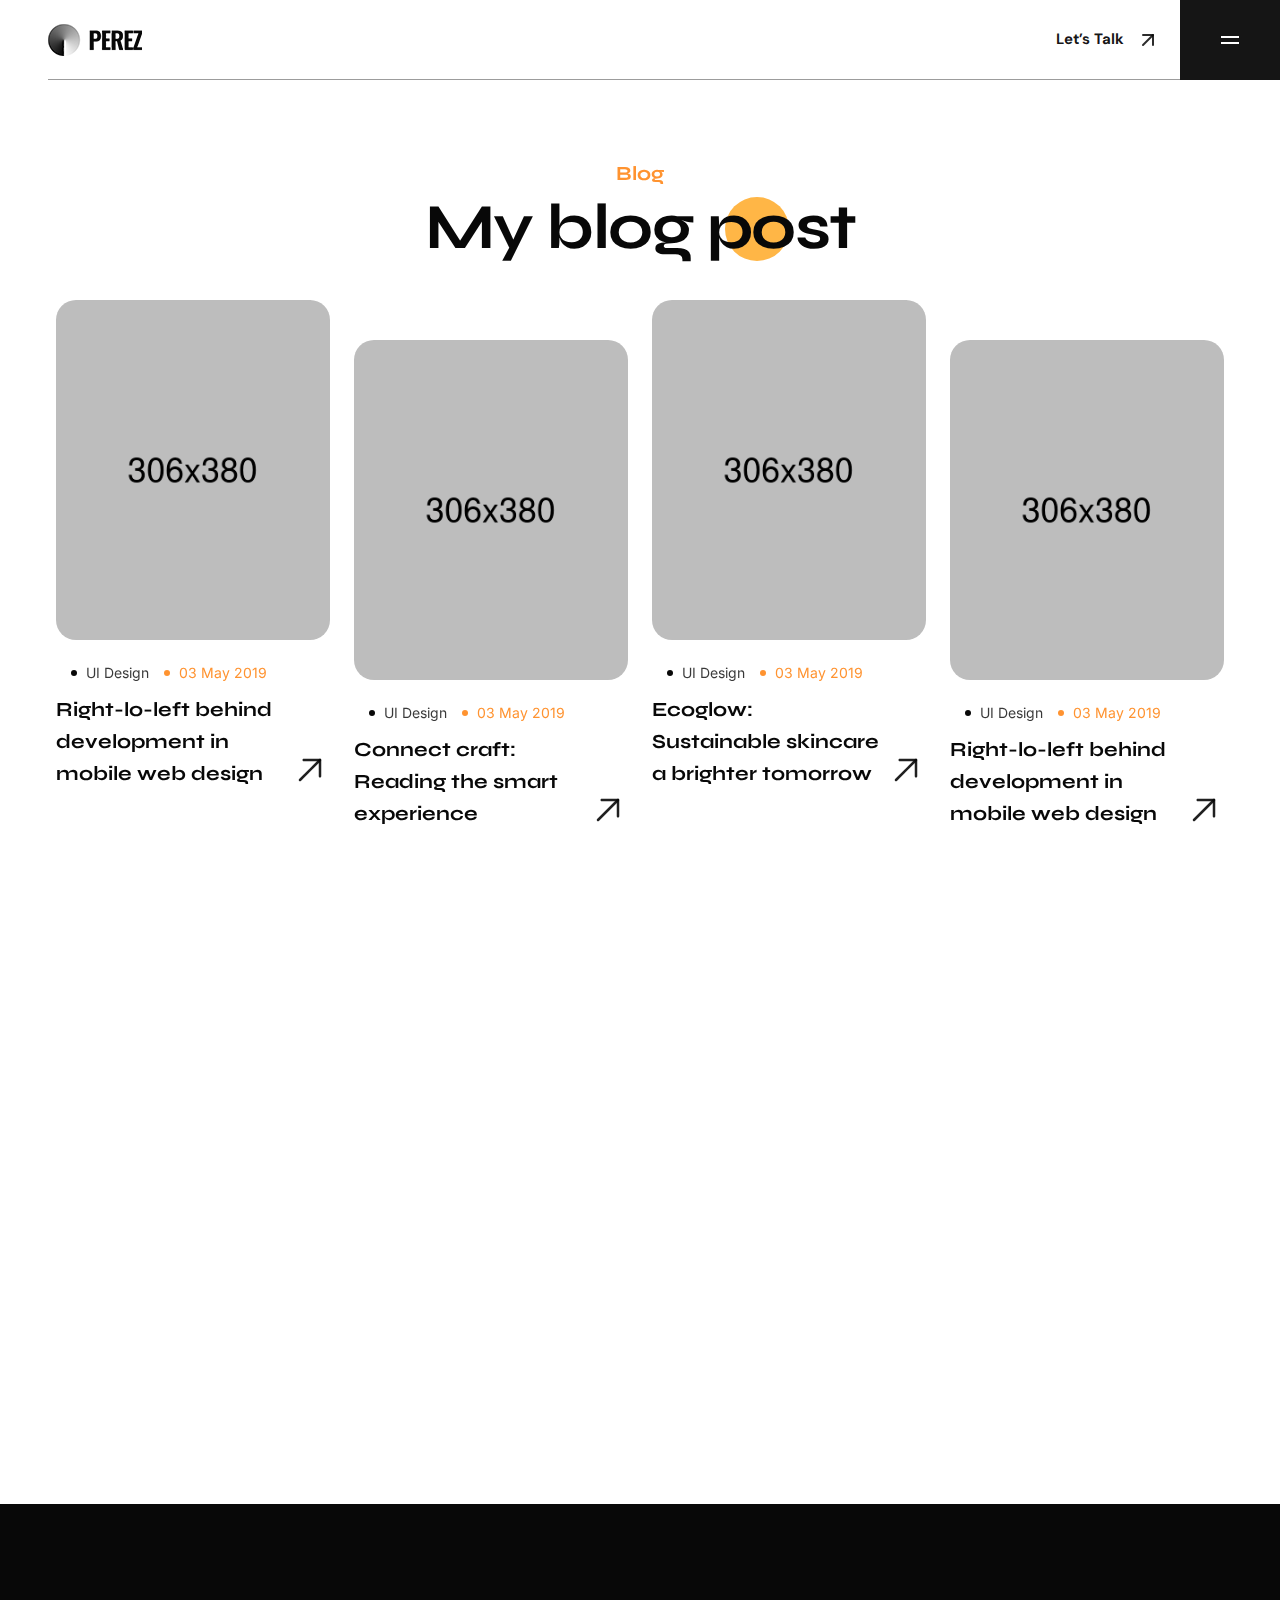
<file: blog.html>
<!DOCTYPE html>
<html class="no-js" lang="en">

<head>
    <meta charset="utf-8" />
    <meta http-equiv="x-ua-compatible" content="ie=edge" />
    <title>My Tailwind</title>
    <meta name="AdsBot-Google" content="noindex follow" />
    <meta name="description" content="Perez - Tailwind CSS Personal Portfolio Template">
    <meta name="viewport" content="width=device-width, initial-scale=1, shrink-to-fit=no" />

    <!-- Favicon -->
    <link rel="shortcut icon" type="image/x-icon" href="assets/images/favicon.png" />

    <!-- CSS (Font, Vendor, Icon, Plugins & Style CSS files) -->

    <!-- Font CSS -->

    <link rel="preconnect" href="https://fonts.googleapis.com">
    <link rel="preconnect" href="https://fonts.gstatic.com" crossorigin>
    <link href="https://fonts.googleapis.com/css2?family=DM+Sans:ital,opsz,wght@0,9..40,100;0,9..40,200;0,9..40,300;0,9..40,400;0,9..40,500;0,9..40,600;0,9..40,700;0,9..40,800;0,9..40,900;0,9..40,1000;1,9..40,100;1,9..40,200;1,9..40,300;1,9..40,400;1,9..40,500;1,9..40,600;1,9..40,700;1,9..40,800;1,9..40,900;1,9..40,1000&family=Inter:wght@100;200;300;400;500;600;700;800;900&family=Poppins:ital,wght@0,100;0,200;0,300;0,400;0,500;0,600;0,700;0,800;0,900;1,100;1,200;1,300;1,400;1,500;1,600;1,700;1,800;1,900&family=Syne:wght@400;500;600;700;800&display=swap" rel="stylesheet">

    <!-- Plugins CSS (All Plugins Files) -->
    <link rel="stylesheet" href="assets/css/plugins/aos.css" />


    <!-- Style CSS -->
    <link rel="stylesheet" href="assets/css/style.css" />

</head>

<body>
    <div class="overflow-x-hidden">
        <!-- Header start -->

        <header id="sticky-header" class="xl:pl-12 bg-white">
            <div class="flex pl-4 xl:pl-0">

                <div class="flex-1 flex items-center justify-between border-b border-black-800 border-opacity-40">

                    <a href="index.html">
                        <img src="assets/images/logo/logo.png" alt="logo">
                    </a>

                    <!-- Link Start -->
                    <a href="contact.html" class="flex items-center flex-wrap py-[6px] px-3 text-[15px] font-bold text-active leading-none mr-2 transition-all duration-300 hover:text-orange group">Let’s
                        Talk
                        <span class="inline-block ml-3 group-hover:animate-arrow-move-up">
        <svg width="24" height="24" viewBox="0 0 24 24" fill="none" xmlns="http://www.w3.org/2000/svg">
          <path d="M7 17L17 7" stroke="currentColor" stroke-opacity="0.9" stroke-width="2" stroke-linecap="round"
            stroke-linejoin="round" />
          <path d="M7 7H17V17" stroke="currentColor" stroke-opacity="0.9" stroke-width="2" stroke-linecap="round"
            stroke-linejoin="round" />
        </svg>
      </span>
                    </a>
                    <!-- Link End -->
                </div>


                <!-- Button Start -->
                <div id="offcanvas-toggle" class="flex-none bg-active flex items-center flex-wrap justify-center py-7 px-[38px] cursor-pointer">
                    <button>
                        <svg width="24" height="24" viewBox="0 0 24 24" fill="none" xmlns="http://www.w3.org/2000/svg">
                            <rect x="3" y="8" width="18" height="2" fill="white" />
                            <rect x="3" y="14" width="18" height="2" fill="white" />
                        </svg>

                    </button>
                </div>
                <!-- Button End -->

            </div>
        </header>


        <!-- offcanvas-menu start -->
        <div id="offcanvas" class="offcanvas right-0 top-0 bottom-0 z-50 transform translate-x-full fixed h-full w-[350px] md:w-[460px] transition-all ease-in-out duration-300 bg-black-800 pl-8 flex flex-wrap flex-col justify-between">
            <!-- close button start -->

            <div>
                <div class="flex flex-wrap justify-between items-center border-b border-border-white mb-[80px]">
                    <a href="index.html">
                        <img src="assets/images/logo/offcanvas-logo.png" alt="">
                    </a>
                    <button id="offcanvas-close" class="offcanvas-close bg-primary py-7 px-[38px]" aria-label="offcanvas">
                        <svg width="24" height="24" viewBox="0 0 24 24" fill="none" xmlns="http://www.w3.org/2000/svg">
                            <path fill-rule="evenodd" clip-rule="evenodd" d="M19.2803 4.71967C19.5732 5.01256 19.5732 5.48744 19.2803 5.78033L5.78033 19.2803C5.48744 19.5732 5.01256 19.5732 4.71967 19.2803C4.42678 18.9874 4.42678 18.5126 4.71967 18.2197L18.2197 4.71967C18.5126 4.42678 18.9874 4.42678 19.2803 4.71967Z" fill="white" />
                            <path fill-rule="evenodd" clip-rule="evenodd" d="M4.71967 4.71967C5.01256 4.42678 5.48744 4.42678 5.78033 4.71967L19.2803 18.2197C19.5732 18.5126 19.5732 18.9874 19.2803 19.2803C18.9874 19.5732 18.5126 19.5732 18.2197 19.2803L4.71967 5.78033C4.42678 5.48744 4.42678 5.01256 4.71967 4.71967Z" fill="white" />
                        </svg>
                    </button>
                </div>

                <!-- close button end -->

                <!-- offcanvas-menu start -->

                <nav class="offcanvas-menu mr-[40px] flex flex-wrap flex-col justify-between">
                    <ul>
                        <li class="border-b border-border-white py-4 group">
                            <a href="index.html" class="text-white text-xl font-bold font-Syne leading-none flex flex-wrap items-center justify-between hover:text-orange transition duration-300">Home
                                <span class="inline-block group-hover:animate-arrow-move-up">
              <svg width="24" height="24" viewBox="0 0 24 24" fill="none" xmlns="http://www.w3.org/2000/svg">
                <path d="M7 17L17 7" stroke="currentColor" stroke-opacity="0.9" stroke-width="2" stroke-linecap="round"
                  stroke-linejoin="round"></path>
                <path d="M7 7H17V17" stroke="currentColor" stroke-opacity="0.9" stroke-width="2" stroke-linecap="round"
                  stroke-linejoin="round"></path>
              </svg>
            </span>
                            </a>
                        </li>
                        <li class="border-b border-border-white py-4 group">
                            <a href="about.html" class="text-white text-xl font-bold font-Syne leading-none flex flex-wrap items-center justify-between hover:text-orange transition duration-300">About
                                <span class="inline-block group-hover:animate-arrow-move-up">
              <svg width="24" height="24" viewBox="0 0 24 24" fill="none" xmlns="http://www.w3.org/2000/svg">
                <path d="M7 17L17 7" stroke="currentColor" stroke-opacity="0.9" stroke-width="2" stroke-linecap="round"
                  stroke-linejoin="round"></path>
                <path d="M7 7H17V17" stroke="currentColor" stroke-opacity="0.9" stroke-width="2" stroke-linecap="round"
                  stroke-linejoin="round"></path>
              </svg>
            </span>
                            </a>

                        </li>
                        <li class="border-b border-border-white py-4 group">
                            <a href="projects.html" class="text-white text-xl font-bold font-Syne leading-none flex flex-wrap items-center justify-between hover:text-orange transition duration-300">Project
                                <span class="inline-block group-hover:animate-arrow-move-up">
              <svg width="24" height="24" viewBox="0 0 24 24" fill="none" xmlns="http://www.w3.org/2000/svg">
                <path d="M7 17L17 7" stroke="currentColor" stroke-opacity="0.9" stroke-width="2" stroke-linecap="round"
                  stroke-linejoin="round"></path>
                <path d="M7 7H17V17" stroke="currentColor" stroke-opacity="0.9" stroke-width="2" stroke-linecap="round"
                  stroke-linejoin="round"></path>
              </svg>
            </span>
                            </a>
                        </li>
                        <li class="border-b border-border-white py-4 group">
                            <a href="project-details.html" class="text-white text-xl font-bold font-Syne leading-none flex flex-wrap items-center justify-between hover:text-orange transition duration-300">Project details
                                <span class="inline-block group-hover:animate-arrow-move-up">
              <svg width="24" height="24" viewBox="0 0 24 24" fill="none" xmlns="http://www.w3.org/2000/svg">
                <path d="M7 17L17 7" stroke="currentColor" stroke-opacity="0.9" stroke-width="2" stroke-linecap="round"
                  stroke-linejoin="round"></path>
                <path d="M7 7H17V17" stroke="currentColor" stroke-opacity="0.9" stroke-width="2" stroke-linecap="round"
                  stroke-linejoin="round"></path>
              </svg>
            </span>
                            </a>
                        </li>
                        <li class="border-b border-border-white py-4 group">
                            <a href="blog.html" class="text-white text-xl font-bold font-Syne leading-none flex flex-wrap items-center justify-between hover:text-orange transition duration-300">Blog
                                <span class="inline-block group-hover:animate-arrow-move-up">
              <svg width="24" height="24" viewBox="0 0 24 24" fill="none" xmlns="http://www.w3.org/2000/svg">
                <path d="M7 17L17 7" stroke="currentColor" stroke-opacity="0.9" stroke-width="2" stroke-linecap="round"
                  stroke-linejoin="round"></path>
                <path d="M7 7H17V17" stroke="currentColor" stroke-opacity="0.9" stroke-width="2" stroke-linecap="round"
                  stroke-linejoin="round"></path>
              </svg>
            </span>
                            </a>
                        </li>
                        <li class="border-b border-border-white py-4 group">
                            <a href="blog-details.html" class="text-white text-xl font-bold font-Syne leading-none flex flex-wrap items-center justify-between hover:text-orange transition duration-300">Blog Details
                                <span class="inline-block group-hover:animate-arrow-move-up">
              <svg width="24" height="24" viewBox="0 0 24 24" fill="none" xmlns="http://www.w3.org/2000/svg">
                <path d="M7 17L17 7" stroke="currentColor" stroke-opacity="0.9" stroke-width="2" stroke-linecap="round"
                  stroke-linejoin="round"></path>
                <path d="M7 7H17V17" stroke="currentColor" stroke-opacity="0.9" stroke-width="2" stroke-linecap="round"
                  stroke-linejoin="round"></path>
              </svg>
            </span>
                            </a>
                        </li>

                        <li class="border-b border-border-white py-4 group">
                            <a href="contact.html" class="text-white text-xl font-bold font-Syne leading-none flex flex-wrap items-center justify-between hover:text-orange transition duration-300">Contact
                                <span class="inline-block group-hover:animate-arrow-move-up">
              <svg width="24" height="24" viewBox="0 0 24 24" fill="none" xmlns="http://www.w3.org/2000/svg">
                <path d="M7 17L17 7" stroke="currentColor" stroke-opacity="0.9" stroke-width="2" stroke-linecap="round"
                  stroke-linejoin="round"></path>
                <path d="M7 7H17V17" stroke="currentColor" stroke-opacity="0.9" stroke-width="2" stroke-linecap="round"
                  stroke-linejoin="round"></path>
              </svg>
            </span>
                            </a>
                        </li>

                    </ul>
                </nav>

            </div>


            <nav class="pb-10">
                <ul class="flex flex-wrap gap-x-4 items-center">
                    <li><a href="#" class="text-white transition-all duration-300 hover:text-orange">
                            <svg width="24" height="24" viewBox="0 0 24 24" fill="none" xmlns="http://www.w3.org/2000/svg">
                                <path d="M7.443 5.3501C8.082 5.3501 8.673 5.4001 9.213 5.5481C9.754 5.6471 10.197 5.8451 10.59 6.0921C10.984 6.3401 11.279 6.6861 11.475 7.1311C11.672 7.5761 11.771 8.1211 11.771 8.7141C11.771 9.4071 11.623 10.0001 11.279 10.4451C10.984 10.8911 10.492 11.2861 9.902 11.5831C10.738 11.8311 11.377 12.2761 11.771 12.8701C12.164 13.4631 12.41 14.2051 12.41 15.0461C12.41 15.7391 12.262 16.3321 12.016 16.8271C11.771 17.3221 11.377 17.7671 10.934 18.0641C10.4528 18.3824 9.92083 18.6164 9.361 18.7561C8.771 18.9051 8.181 19.0041 7.591 19.0041H1V5.3501H7.443ZM7.049 10.8901C7.59 10.8901 8.033 10.7421 8.377 10.4951C8.721 10.2481 8.869 9.8021 8.869 9.2581C8.869 8.9611 8.819 8.6651 8.721 8.4671C8.623 8.2691 8.475 8.1201 8.279 7.9721C8.082 7.8731 7.885 7.7741 7.639 7.7251C7.393 7.6751 7.148 7.6751 6.852 7.6751H4V10.8911H7.05L7.049 10.8901ZM7.197 16.7281C7.492 16.7281 7.787 16.6781 8.033 16.6291C8.279 16.5791 8.525 16.4811 8.721 16.3321C8.92138 16.1873 9.08903 16.002 9.213 15.7881C9.311 15.5411 9.41 15.2441 9.41 14.8981C9.41 14.2051 9.213 13.7111 8.82 13.3641C8.426 13.0671 7.885 12.9191 7.246 12.9191H4V16.7291L7.197 16.7281ZM16.689 16.6781C17.082 17.0741 17.672 17.2721 18.459 17.2721C19 17.2721 19.492 17.1241 19.885 16.8771C20.279 16.5801 20.525 16.2831 20.623 15.9871H23.033C22.639 17.1731 22.049 18.0141 21.263 18.5591C20.475 19.0531 19.541 19.3501 18.41 19.3501C17.6864 19.3523 16.9688 19.218 16.295 18.9541C15.6887 18.7267 15.148 18.353 14.721 17.8661C14.2643 17.4107 13.9267 16.8498 13.738 16.2331C13.492 15.5901 13.393 14.8981 13.393 14.1061C13.393 13.3641 13.492 12.6721 13.738 12.0281C13.9749 11.4085 14.3252 10.8384 14.771 10.3471C15.2201 9.88594 15.7543 9.51613 16.344 9.2581C17.0007 8.99416 17.7022 8.85969 18.41 8.8621C19.246 8.8621 19.984 9.0111 20.623 9.3571C21.263 9.7031 21.754 10.0991 22.147 10.6931C22.541 11.2371 22.837 11.8801 23.033 12.5731C23.131 13.2651 23.18 13.9581 23.131 14.7491H16C16 15.5411 16.295 16.2831 16.689 16.6791V16.6781ZM19.787 11.4841C19.443 11.1381 18.902 10.9401 18.262 10.9401C17.82 10.9401 17.475 11.0401 17.18 11.1881C16.885 11.3361 16.689 11.5341 16.492 11.7321C16.311 11.9234 16.1912 12.1643 16.148 12.4241C16.098 12.6721 16.049 12.8701 16.049 13.0671H20.475C20.377 12.3251 20.131 11.8311 19.787 11.4841ZM15.459 6.2901H20.967V7.6261H15.46V6.2901H15.459Z" fill="currentColor" fill-opacity="0.9"></path>
                            </svg>

                        </a></li>
                    <li><a href="#" class="text-white transition-all duration-300 hover:text-orange"><svg width="24" height="24" viewBox="0 0 24 24" fill="none" xmlns="http://www.w3.org/2000/svg">
                                <path d="M6.94043 5.00002C6.94017 5.53046 6.7292 6.03906 6.35394 6.41394C5.97868 6.78883 5.46986 6.99929 4.93943 6.99902C4.409 6.99876 3.90039 6.78779 3.52551 6.41253C3.15062 6.03727 2.94016 5.52846 2.94043 4.99802C2.9407 4.46759 3.15166 3.95899 3.52692 3.5841C3.90218 3.20922 4.411 2.99876 4.94143 2.99902C5.47186 2.99929 5.98047 3.21026 6.35535 3.58552C6.73024 3.96078 6.9407 4.46959 6.94043 5.00002ZM7.00043 8.48002H3.00043V21H7.00043V8.48002ZM13.3204 8.48002H9.34043V21H13.2804V14.43C13.2804 10.77 18.0504 10.43 18.0504 14.43V21H22.0004V13.07C22.0004 6.90002 14.9404 7.13002 13.2804 10.16L13.3204 8.48002Z" fill="currentColor" fill-opacity="0.9"></path>
                            </svg>
                        </a></li>
                    <li><a href="#" class="text-white transition-all duration-300 hover:text-orange"><svg width="24" height="24" viewBox="0 0 24 24" fill="none" xmlns="http://www.w3.org/2000/svg">
                                <path d="M19.989 11.572C19.907 9.99792 19.3596 8.4836 18.416 7.221C18.1285 7.53061 17.8212 7.82123 17.496 8.091C16.4969 8.92086 15.3805 9.5982 14.183 10.101C14.35 10.451 14.503 10.79 14.638 11.11V11.113C14.665 11.174 14.688 11.231 14.732 11.342L14.749 11.382C16.262 11.212 17.858 11.275 19.405 11.485C19.611 11.512 19.805 11.541 19.989 11.572ZM10.604 4.122C11.5786 5.49516 12.4772 6.92062 13.296 8.392C14.519 7.91 15.53 7.302 16.344 6.625C16.674 6.351 16.938 6.093 17.14 5.87C15.701 4.65972 13.8803 3.99733 12 4C11.524 4 11.058 4.042 10.604 4.121V4.122ZM4.253 9.997C4.93423 9.97981 5.61464 9.93878 6.293 9.874C7.93264 9.72734 9.55828 9.4525 11.155 9.052C10.3205 7.60221 9.41956 6.19171 8.455 4.825C7.42472 5.3354 6.51626 6.06141 5.79124 6.95379C5.06623 7.84617 4.54162 8.88404 4.253 9.997ZM5.783 17.035C6.25195 16.3575 6.77894 15.7221 7.358 15.136C8.812 13.646 10.528 12.486 12.514 11.846L12.576 11.828C12.411 11.464 12.256 11.139 12.1 10.833C10.264 11.368 8.33 11.702 6.403 11.875C5.463 11.96 4.62 11.997 4 12.003C3.99815 13.8356 4.62722 15.6128 5.783 17.035ZM15.004 19.415C14.6184 17.4703 14.0725 15.5607 13.372 13.706C11.372 14.433 9.776 15.496 8.543 16.764C8.0454 17.2664 7.60382 17.8213 7.226 18.419C8.60481 19.4478 10.2797 20.0025 12 20C13.0299 20.0015 14.0504 19.8035 15.005 19.417L15.004 19.415ZM16.878 18.34C18.4393 17.1398 19.5028 15.4057 19.865 13.47C19.525 13.385 19.094 13.3 18.62 13.234C17.5661 13.0823 16.4968 13.0712 15.44 13.201C16.035 14.8799 16.5154 16.5961 16.878 18.34ZM12 22C6.477 22 2 17.523 2 12C2 6.477 6.477 2 12 2C17.523 2 22 6.477 22 12C22 17.523 17.523 22 12 22Z" fill="currentColor" fill-opacity="0.9"></path>
                            </svg>
                        </a></li>
                    <li><a href="#" class="text-white transition-all duration-300 hover:text-orange"><svg width="24" height="24" viewBox="0 0 24 24" fill="none" xmlns="http://www.w3.org/2000/svg">
                                <path d="M12.001 2C6.47598 2 2.00098 6.475 2.00098 12C1.99977 14.0992 2.65958 16.1454 3.88679 17.8484C5.114 19.5515 6.84631 20.8249 8.83798 21.488C9.33798 21.575 9.52598 21.275 9.52598 21.012C9.52598 20.775 9.51298 19.988 9.51298 19.15C7.00098 19.613 6.35098 18.538 6.15098 17.975C6.03798 17.687 5.55098 16.8 5.12598 16.562C4.77598 16.375 4.27598 15.912 5.11298 15.9C5.90098 15.887 6.46298 16.625 6.65098 16.925C7.55098 18.437 8.98798 18.012 9.56298 17.75C9.65098 17.1 9.91298 16.663 10.201 16.413C7.97598 16.163 5.65098 15.3 5.65098 11.475C5.65098 10.387 6.03798 9.488 6.67598 8.788C6.57598 8.538 6.22598 7.513 6.77598 6.138C6.77598 6.138 7.61298 5.875 9.52598 7.162C10.3401 6.9364 11.1812 6.82302 12.026 6.825C12.876 6.825 13.726 6.937 14.526 7.162C16.439 5.862 17.276 6.138 17.276 6.138C17.826 7.513 17.476 8.538 17.376 8.788C18.013 9.488 18.401 10.375 18.401 11.475C18.401 15.313 16.064 16.163 13.839 16.413C14.201 16.725 14.514 17.325 14.514 18.263C14.514 19.6 14.501 20.675 14.501 21.013C14.501 21.275 14.689 21.587 15.189 21.487C17.1738 20.8166 18.8985 19.5408 20.1203 17.8389C21.3421 16.1371 21.9995 14.095 22 12C22 6.475 17.525 2 12 2H12.001Z" fill="currentColor" fill-opacity="0.9"></path>
                            </svg>
                        </a></li>

                </ul>
            </nav>
        </div>
        <!-- offcanvas-menu end -->

        <!-- Header end -->


        <!-- Blog Section Start -->
        <section class="bg-white pt-20 pb-[120px]">
            <div class="container">

                <div class="grid grid-cols-12">
                    <div class="col-span-12" data-aos="flip-down" data-aos-delay="400">
                        <div class="font-bold font-Syne text-center leading-none flex flex-wrap flex-col gap-y-2 mb-10">
                            <span class="text-orange text-xl">Blog</span>
                            <h3 class="text-black-800 text-4xl lg:text-5xl xl:text-[64px] tracking-[-1.5px]">
                                My blog <span
                                    class="relative z-[1] before:rounded-full before:bg-primary before:block before:absolute before:top-[8px] before:left-[18px] before:-z-[1] before:w-[36px] lg:before:w-[48px] xl:before:w-[64px] before:h-[36px] lg:before:h-[48px] xl:before:h-[64px]">po</span>st

                            </h3>
                        </div>
                    </div>
                </div>

                <div class="grid sm:grid-cols-2 lg:grid-cols-3 xl:grid-cols-4 gap-6">


                    <!-- Blog Item Start -->
                    <div data-aos="zoom-in-up" data-aos-delay="600">
                        <div class="rounded-[20px] overflow-hidden mb-6">
                            <img class="w-full" src="assets/images/blog/blog1.png" alt="blog image">
                        </div>
                        <div class="flex flex-wrap flex-col gap-3">
                            <ul class="flex flex-wrap text-sm font-normal font-Inter leading-tight">
                                <li class="relative z-[1] before:rounded-full before:bg-black-800 before:block before:absolute before:top-[50%] before:translate-y-[-50%] before:left-[15px] before:-z-[1] before:w-[6px] before:h-[6px] pl-[30px]">
                                    <a class="text-black-text-800" href="#">UI Design</a>
                                </li>
                                <li class="relative z-[1] before:rounded-full before:bg-orange before:block before:absolute before:top-[50%] before:translate-y-[-50%] before:left-[15px] before:-z-[1] before:w-[6px] before:h-[6px] pl-[30px]">
                                    <a class="text-orange" href="#">03 May 2019</a>
                                </li>

                            </ul>
                            <div class="flex justify-between items-end text-black-800 hover:text-orange group">
                                <h4 class="font-bold font-Syne transition-all leading-8 text-[18px] md:text-[20px] 2xl:text-[22px]">
                                    <a href="blog-details.html">Right-lo-left
                                        behind development in mobile web design</a>
                                </h4>
                                <a class="group-hover:animate-arrow-move-up" href="blog-details.html">
                                    <svg width="40" height="40" viewBox="0 0 40 40" fill="none" xmlns="http://www.w3.org/2000/svg">
                                        <path fill-rule="evenodd" clip-rule="evenodd" d="M30.8839 9.11612C31.372 9.60427 31.372 10.3957 30.8839 10.8839L10.8839 30.8839C10.3957 31.372 9.60427 31.372 9.11612 30.8839C8.62796 30.3957 8.62796 29.6043 9.11612 29.1161L29.1161 9.11612C29.6043 8.62796 30.3957 8.62796 30.8839 9.11612Z" fill="currentColor" fill-opacity="0.9" />
                                        <path fill-rule="evenodd" clip-rule="evenodd" d="M12.5 10C12.5 9.30964 13.0596 8.75 13.75 8.75H30C30.6904 8.75 31.25 9.30964 31.25 10V26.25C31.25 26.9404 30.6904 27.5 30 27.5C29.3096 27.5 28.75 26.9404 28.75 26.25V11.25H13.75C13.0596 11.25 12.5 10.6904 12.5 10Z" fill="currentColor" fill-opacity="0.9" />
                                    </svg>

                                </a>
                            </div>
                        </div>
                    </div>
                    <!-- Blog Item End -->

                    <!-- Blog Item Start -->
                    <div class="sm:mt-10" data-aos="zoom-in-up" data-aos-delay="800">
                        <div class="rounded-[20px] overflow-hidden mb-6">
                            <img class="w-full" src="assets/images/blog/blog2.png" alt="blog image">
                        </div>
                        <div class="flex flex-wrap flex-col gap-3">
                            <ul class="flex flex-wrap text-sm font-normal font-Inter leading-tight">
                                <li class="relative z-[1] before:rounded-full before:bg-black-800 before:block before:absolute before:top-[50%] before:translate-y-[-50%] before:left-[15px] before:-z-[1] before:w-[6px] before:h-[6px] pl-[30px]">
                                    <a class="text-black-text-800" href="#">UI Design</a>
                                </li>
                                <li class="relative z-[1] before:rounded-full before:bg-orange before:block before:absolute before:top-[50%] before:translate-y-[-50%] before:left-[15px] before:-z-[1] before:w-[6px] before:h-[6px] pl-[30px]">
                                    <a class="text-orange" href="#">03 May 2019</a>
                                </li>

                            </ul>
                            <div class="flex justify-between items-end text-black-800 hover:text-orange group">
                                <h4 class="font-bold font-Syne transition-all leading-8 text-[18px] md:text-[20px] 2xl:text-[22px]">
                                    <a href="blog-details.html">Connect
                                        craft: Reading
                                        the smart experience</a>
                                </h4>
                                <a class="group-hover:animate-arrow-move-up" href="blog-details.html">
                                    <svg width="40" height="40" viewBox="0 0 40 40" fill="none" xmlns="http://www.w3.org/2000/svg">
                                        <path fill-rule="evenodd" clip-rule="evenodd" d="M30.8839 9.11612C31.372 9.60427 31.372 10.3957 30.8839 10.8839L10.8839 30.8839C10.3957 31.372 9.60427 31.372 9.11612 30.8839C8.62796 30.3957 8.62796 29.6043 9.11612 29.1161L29.1161 9.11612C29.6043 8.62796 30.3957 8.62796 30.8839 9.11612Z" fill="currentColor" fill-opacity="0.9" />
                                        <path fill-rule="evenodd" clip-rule="evenodd" d="M12.5 10C12.5 9.30964 13.0596 8.75 13.75 8.75H30C30.6904 8.75 31.25 9.30964 31.25 10V26.25C31.25 26.9404 30.6904 27.5 30 27.5C29.3096 27.5 28.75 26.9404 28.75 26.25V11.25H13.75C13.0596 11.25 12.5 10.6904 12.5 10Z" fill="currentColor" fill-opacity="0.9" />
                                    </svg>

                                </a>
                            </div>
                        </div>
                    </div>
                    <!-- Blog Item End -->

                    <!-- Blog Item Start -->
                    <div data-aos="zoom-in-up" data-aos-delay="1000">
                        <div class="rounded-[20px] overflow-hidden mb-6">
                            <img class="w-full" src="assets/images/blog/blog3.png" alt="blog image">
                        </div>
                        <div class="flex flex-wrap flex-col gap-3">
                            <ul class="flex flex-wrap text-sm font-normal font-Inter leading-tight">
                                <li class="relative z-[1] before:rounded-full before:bg-black-800 before:block before:absolute before:top-[50%] before:translate-y-[-50%] before:left-[15px] before:-z-[1] before:w-[6px] before:h-[6px] pl-[30px]">
                                    <a class="text-black-text-800" href="#">UI Design</a>
                                </li>
                                <li class="relative z-[1] before:rounded-full before:bg-orange before:block before:absolute before:top-[50%] before:translate-y-[-50%] before:left-[15px] before:-z-[1] before:w-[6px] before:h-[6px] pl-[30px]">
                                    <a class="text-orange" href="#">03 May 2019</a>
                                </li>

                            </ul>
                            <div class="flex justify-between items-end text-black-800 hover:text-orange group">
                                <h4 class="font-bold font-Syne transition-all leading-8 text-[18px] md:text-[20px] 2xl:text-[22px]">
                                    <a href="blog-details.html">Ecoglow: Sustainable
                                        skincare a brighter tomorrow</a>
                                </h4>
                                <a class="group-hover:animate-arrow-move-up" href="blog-details.html">
                                    <svg width="40" height="40" viewBox="0 0 40 40" fill="none" xmlns="http://www.w3.org/2000/svg">
                                        <path fill-rule="evenodd" clip-rule="evenodd" d="M30.8839 9.11612C31.372 9.60427 31.372 10.3957 30.8839 10.8839L10.8839 30.8839C10.3957 31.372 9.60427 31.372 9.11612 30.8839C8.62796 30.3957 8.62796 29.6043 9.11612 29.1161L29.1161 9.11612C29.6043 8.62796 30.3957 8.62796 30.8839 9.11612Z" fill="currentColor" fill-opacity="0.9" />
                                        <path fill-rule="evenodd" clip-rule="evenodd" d="M12.5 10C12.5 9.30964 13.0596 8.75 13.75 8.75H30C30.6904 8.75 31.25 9.30964 31.25 10V26.25C31.25 26.9404 30.6904 27.5 30 27.5C29.3096 27.5 28.75 26.9404 28.75 26.25V11.25H13.75C13.0596 11.25 12.5 10.6904 12.5 10Z" fill="currentColor" fill-opacity="0.9" />
                                    </svg>

                                </a>
                            </div>
                        </div>
                    </div>
                    <!-- Blog Item End -->

                    <!-- Blog Item Start -->
                    <div class="sm:mt-10" data-aos="zoom-in-up" data-aos-delay="1200">
                        <div class="rounded-[20px] overflow-hidden mb-6">
                            <img class="w-full" src="assets/images/blog/blog4.png" alt="blog image">
                        </div>
                        <div class="flex flex-wrap flex-col gap-3">
                            <ul class="flex flex-wrap text-sm font-normal font-Inter leading-tight">
                                <li class="relative z-[1] before:rounded-full before:bg-black-800 before:block before:absolute before:top-[50%] before:translate-y-[-50%] before:left-[15px] before:-z-[1] before:w-[6px] before:h-[6px] pl-[30px]">
                                    <a class="text-black-text-800" href="#">UI Design</a>
                                </li>
                                <li class="relative z-[1] before:rounded-full before:bg-orange before:block before:absolute before:top-[50%] before:translate-y-[-50%] before:left-[15px] before:-z-[1] before:w-[6px] before:h-[6px] pl-[30px]">
                                    <a class="text-orange" href="#">03 May 2019</a>
                                </li>

                            </ul>
                            <div class="flex justify-between items-end text-black-800 hover:text-orange group">
                                <h4 class="font-bold font-Syne transition-all leading-8 text-[18px] md:text-[20px] 2xl:text-[22px]">
                                    <a href="blog-details.html">Right-lo-left behind
                                        development in mobile web design</a>
                                </h4>
                                <a class="group-hover:animate-arrow-move-up" href="blog-details.html">
                                    <svg width="40" height="40" viewBox="0 0 40 40" fill="none" xmlns="http://www.w3.org/2000/svg">
                                        <path fill-rule="evenodd" clip-rule="evenodd" d="M30.8839 9.11612C31.372 9.60427 31.372 10.3957 30.8839 10.8839L10.8839 30.8839C10.3957 31.372 9.60427 31.372 9.11612 30.8839C8.62796 30.3957 8.62796 29.6043 9.11612 29.1161L29.1161 9.11612C29.6043 8.62796 30.3957 8.62796 30.8839 9.11612Z" fill="currentColor" fill-opacity="0.9" />
                                        <path fill-rule="evenodd" clip-rule="evenodd" d="M12.5 10C12.5 9.30964 13.0596 8.75 13.75 8.75H30C30.6904 8.75 31.25 9.30964 31.25 10V26.25C31.25 26.9404 30.6904 27.5 30 27.5C29.3096 27.5 28.75 26.9404 28.75 26.25V11.25H13.75C13.0596 11.25 12.5 10.6904 12.5 10Z" fill="currentColor" fill-opacity="0.9" />
                                    </svg>

                                </a>
                            </div>
                        </div>
                    </div>
                    <!-- Blog Item End -->

                    <!-- Blog Item Start -->
                    <div data-aos="zoom-in-up" data-aos-delay="400">
                        <div class="rounded-[20px] overflow-hidden mb-6">
                            <img class="w-full" src="assets/images/blog/blog1.png" alt="blog image">
                        </div>
                        <div class="flex flex-wrap flex-col gap-3">
                            <ul class="flex flex-wrap text-sm font-normal font-Inter leading-tight">
                                <li class="relative z-[1] before:rounded-full before:bg-black-800 before:block before:absolute before:top-[50%] before:translate-y-[-50%] before:left-[15px] before:-z-[1] before:w-[6px] before:h-[6px] pl-[30px]">
                                    <a class="text-black-text-800" href="#">UI Design</a>
                                </li>
                                <li class="relative z-[1] before:rounded-full before:bg-orange before:block before:absolute before:top-[50%] before:translate-y-[-50%] before:left-[15px] before:-z-[1] before:w-[6px] before:h-[6px] pl-[30px]">
                                    <a class="text-orange" href="#">03 May 2019</a>
                                </li>

                            </ul>
                            <div class="flex justify-between items-end text-black-800 hover:text-orange group">
                                <h4 class="font-bold font-Syne transition-all leading-8 text-[18px] md:text-[20px] 2xl:text-[22px]">
                                    <a href="blog-details.html">Right-lo-left
                                        behind development in mobile web design</a>
                                </h4>
                                <a class="group-hover:animate-arrow-move-up" href="blog-details.html">
                                    <svg width="40" height="40" viewBox="0 0 40 40" fill="none" xmlns="http://www.w3.org/2000/svg">
                                        <path fill-rule="evenodd" clip-rule="evenodd" d="M30.8839 9.11612C31.372 9.60427 31.372 10.3957 30.8839 10.8839L10.8839 30.8839C10.3957 31.372 9.60427 31.372 9.11612 30.8839C8.62796 30.3957 8.62796 29.6043 9.11612 29.1161L29.1161 9.11612C29.6043 8.62796 30.3957 8.62796 30.8839 9.11612Z" fill="currentColor" fill-opacity="0.9" />
                                        <path fill-rule="evenodd" clip-rule="evenodd" d="M12.5 10C12.5 9.30964 13.0596 8.75 13.75 8.75H30C30.6904 8.75 31.25 9.30964 31.25 10V26.25C31.25 26.9404 30.6904 27.5 30 27.5C29.3096 27.5 28.75 26.9404 28.75 26.25V11.25H13.75C13.0596 11.25 12.5 10.6904 12.5 10Z" fill="currentColor" fill-opacity="0.9" />
                                    </svg>

                                </a>
                            </div>
                        </div>
                    </div>
                    <!-- Blog Item End -->

                    <!-- Blog Item Start -->
                    <div class="sm:mt-10" data-aos="zoom-in-up" data-aos-delay="600">
                        <div class="rounded-[20px] overflow-hidden mb-6">
                            <img class="w-full" src="assets/images/blog/blog2.png" alt="blog image">
                        </div>
                        <div class="flex flex-wrap flex-col gap-3">
                            <ul class="flex flex-wrap text-sm font-normal font-Inter leading-tight">
                                <li class="relative z-[1] before:rounded-full before:bg-black-800 before:block before:absolute before:top-[50%] before:translate-y-[-50%] before:left-[15px] before:-z-[1] before:w-[6px] before:h-[6px] pl-[30px]">
                                    <a class="text-black-text-800" href="#">UI Design</a>
                                </li>
                                <li class="relative z-[1] before:rounded-full before:bg-orange before:block before:absolute before:top-[50%] before:translate-y-[-50%] before:left-[15px] before:-z-[1] before:w-[6px] before:h-[6px] pl-[30px]">
                                    <a class="text-orange" href="#">03 May 2019</a>
                                </li>

                            </ul>
                            <div class="flex justify-between items-end text-black-800 hover:text-orange group">
                                <h4 class="font-bold font-Syne transition-all leading-8 text-[18px] md:text-[20px] 2xl:text-[22px]">
                                    <a href="blog-details.html">Connect
                                        craft: Reading
                                        the smart experience</a>
                                </h4>
                                <a class="group-hover:animate-arrow-move-up" href="blog-details.html">
                                    <svg width="40" height="40" viewBox="0 0 40 40" fill="none" xmlns="http://www.w3.org/2000/svg">
                                        <path fill-rule="evenodd" clip-rule="evenodd" d="M30.8839 9.11612C31.372 9.60427 31.372 10.3957 30.8839 10.8839L10.8839 30.8839C10.3957 31.372 9.60427 31.372 9.11612 30.8839C8.62796 30.3957 8.62796 29.6043 9.11612 29.1161L29.1161 9.11612C29.6043 8.62796 30.3957 8.62796 30.8839 9.11612Z" fill="currentColor" fill-opacity="0.9" />
                                        <path fill-rule="evenodd" clip-rule="evenodd" d="M12.5 10C12.5 9.30964 13.0596 8.75 13.75 8.75H30C30.6904 8.75 31.25 9.30964 31.25 10V26.25C31.25 26.9404 30.6904 27.5 30 27.5C29.3096 27.5 28.75 26.9404 28.75 26.25V11.25H13.75C13.0596 11.25 12.5 10.6904 12.5 10Z" fill="currentColor" fill-opacity="0.9" />
                                    </svg>

                                </a>
                            </div>
                        </div>
                    </div>
                    <!-- Blog Item End -->

                    <!-- Blog Item Start -->
                    <div data-aos="zoom-in-up" data-aos-delay="800">
                        <div class="rounded-[20px] overflow-hidden mb-6">
                            <img class="w-full" src="assets/images/blog/blog3.png" alt="blog image">
                        </div>
                        <div class="flex flex-wrap flex-col gap-3">
                            <ul class="flex flex-wrap text-sm font-normal font-Inter leading-tight">
                                <li class="relative z-[1] before:rounded-full before:bg-black-800 before:block before:absolute before:top-[50%] before:translate-y-[-50%] before:left-[15px] before:-z-[1] before:w-[6px] before:h-[6px] pl-[30px]">
                                    <a class="text-black-text-800" href="#">UI Design</a>
                                </li>
                                <li class="relative z-[1] before:rounded-full before:bg-orange before:block before:absolute before:top-[50%] before:translate-y-[-50%] before:left-[15px] before:-z-[1] before:w-[6px] before:h-[6px] pl-[30px]">
                                    <a class="text-orange" href="#">03 May 2019</a>
                                </li>

                            </ul>
                            <div class="flex justify-between items-end text-black-800 hover:text-orange group">
                                <h4 class="font-bold font-Syne transition-all leading-8 text-[18px] md:text-[20px] 2xl:text-[22px]">
                                    <a href="blog-details.html">Ecoglow: Sustainable
                                        skincare a brighter tomorrow</a>
                                </h4>
                                <a class="group-hover:animate-arrow-move-up" href="blog-details.html">
                                    <svg width="40" height="40" viewBox="0 0 40 40" fill="none" xmlns="http://www.w3.org/2000/svg">
                                        <path fill-rule="evenodd" clip-rule="evenodd" d="M30.8839 9.11612C31.372 9.60427 31.372 10.3957 30.8839 10.8839L10.8839 30.8839C10.3957 31.372 9.60427 31.372 9.11612 30.8839C8.62796 30.3957 8.62796 29.6043 9.11612 29.1161L29.1161 9.11612C29.6043 8.62796 30.3957 8.62796 30.8839 9.11612Z" fill="currentColor" fill-opacity="0.9" />
                                        <path fill-rule="evenodd" clip-rule="evenodd" d="M12.5 10C12.5 9.30964 13.0596 8.75 13.75 8.75H30C30.6904 8.75 31.25 9.30964 31.25 10V26.25C31.25 26.9404 30.6904 27.5 30 27.5C29.3096 27.5 28.75 26.9404 28.75 26.25V11.25H13.75C13.0596 11.25 12.5 10.6904 12.5 10Z" fill="currentColor" fill-opacity="0.9" />
                                    </svg>

                                </a>
                            </div>
                        </div>
                    </div>
                    <!-- Blog Item End -->

                    <!-- Blog Item Start -->
                    <div class="sm:mt-10" data-aos="zoom-in-up" data-aos-delay="1000">
                        <div class="rounded-[20px] overflow-hidden mb-6">
                            <img class="w-full" src="assets/images/blog/blog4.png" alt="blog image">
                        </div>
                        <div class="flex flex-wrap flex-col gap-3">
                            <ul class="flex flex-wrap text-sm font-normal font-Inter leading-tight">
                                <li class="relative z-[1] before:rounded-full before:bg-black-800 before:block before:absolute before:top-[50%] before:translate-y-[-50%] before:left-[15px] before:-z-[1] before:w-[6px] before:h-[6px] pl-[30px]">
                                    <a class="text-black-text-800" href="#">UI Design</a>
                                </li>
                                <li class="relative z-[1] before:rounded-full before:bg-orange before:block before:absolute before:top-[50%] before:translate-y-[-50%] before:left-[15px] before:-z-[1] before:w-[6px] before:h-[6px] pl-[30px]">
                                    <a class="text-orange" href="#">03 May 2019</a>
                                </li>

                            </ul>
                            <div class="flex justify-between items-end text-black-800 hover:text-orange group">
                                <h4 class="font-bold font-Syne transition-all leading-8 text-[18px] md:text-[20px] 2xl:text-[22px]">
                                    <a href="blog-details.html">Right-lo-left behind
                                        development in mobile web design</a>
                                </h4>
                                <a class="group-hover:animate-arrow-move-up" href="blog-details.html">
                                    <svg width="40" height="40" viewBox="0 0 40 40" fill="none" xmlns="http://www.w3.org/2000/svg">
                                        <path fill-rule="evenodd" clip-rule="evenodd" d="M30.8839 9.11612C31.372 9.60427 31.372 10.3957 30.8839 10.8839L10.8839 30.8839C10.3957 31.372 9.60427 31.372 9.11612 30.8839C8.62796 30.3957 8.62796 29.6043 9.11612 29.1161L29.1161 9.11612C29.6043 8.62796 30.3957 8.62796 30.8839 9.11612Z" fill="currentColor" fill-opacity="0.9" />
                                        <path fill-rule="evenodd" clip-rule="evenodd" d="M12.5 10C12.5 9.30964 13.0596 8.75 13.75 8.75H30C30.6904 8.75 31.25 9.30964 31.25 10V26.25C31.25 26.9404 30.6904 27.5 30 27.5C29.3096 27.5 28.75 26.9404 28.75 26.25V11.25H13.75C13.0596 11.25 12.5 10.6904 12.5 10Z" fill="currentColor" fill-opacity="0.9" />
                                    </svg>

                                </a>
                            </div>
                        </div>
                    </div>
                    <!-- Blog Item End -->

                </div>

            </div>
        </section>
        <!-- Blog Section End -->


        <!-- Footer Start -->
        <footer class="footer bg-black-800 pt-[80px] lg:pt-[100px] xl:pt-[120px] pb-[60px]">
            <div class="container">
                <div class="overflow-x-hidden" data-aos="flip-down">
                    <div class="grid md:grid-cols-2 lg:grid-cols-3 gap-5 lg:gap-6">
                        <div class="pt-12">
                            <h3 class="text-white font-Syne font-bold text-4xl lg:text-5xl xl:text-[64px] tracking-[-1.5px]"><span
                    class="relative z-[1] before:rounded-full before:bg-primary before:block before:absolute before:top-[8px] before:left-[0] before:-z-[1] before:w-[36px] lg:before:w-[48px] xl:before:w-[60px] before:h-[36px] lg:before:h-[48px] xl:before:h-[60px]">Le</span>
                                t’s work together</h3>
                            <div class="flex flex-wrap items-center mt-10">
                                <span class="text-xl font-bold font-Syne text-white">Based in Germany |</span>
                                <div class="ml-5 md:ml-[5px] lg:ml-0 xl:ml-[16px] 2xl:ml-5">
                                    <ul class="flex flex-wrap gap-x-4 items-center">
                                        <li><a href="#" class="text-white hover:text-orange">
                                                <svg width="24" height="24" viewBox="0 0 24 24" fill="none" xmlns="http://www.w3.org/2000/svg">
                                                    <path d="M7.443 5.3501C8.082 5.3501 8.673 5.4001 9.213 5.5481C9.754 5.6471 10.197 5.8451 10.59 6.0921C10.984 6.3401 11.279 6.6861 11.475 7.1311C11.672 7.5761 11.771 8.1211 11.771 8.7141C11.771 9.4071 11.623 10.0001 11.279 10.4451C10.984 10.8911 10.492 11.2861 9.902 11.5831C10.738 11.8311 11.377 12.2761 11.771 12.8701C12.164 13.4631 12.41 14.2051 12.41 15.0461C12.41 15.7391 12.262 16.3321 12.016 16.8271C11.771 17.3221 11.377 17.7671 10.934 18.0641C10.4528 18.3824 9.92083 18.6164 9.361 18.7561C8.771 18.9051 8.181 19.0041 7.591 19.0041H1V5.3501H7.443ZM7.049 10.8901C7.59 10.8901 8.033 10.7421 8.377 10.4951C8.721 10.2481 8.869 9.8021 8.869 9.2581C8.869 8.9611 8.819 8.6651 8.721 8.4671C8.623 8.2691 8.475 8.1201 8.279 7.9721C8.082 7.8731 7.885 7.7741 7.639 7.7251C7.393 7.6751 7.148 7.6751 6.852 7.6751H4V10.8911H7.05L7.049 10.8901ZM7.197 16.7281C7.492 16.7281 7.787 16.6781 8.033 16.6291C8.279 16.5791 8.525 16.4811 8.721 16.3321C8.92138 16.1873 9.08903 16.002 9.213 15.7881C9.311 15.5411 9.41 15.2441 9.41 14.8981C9.41 14.2051 9.213 13.7111 8.82 13.3641C8.426 13.0671 7.885 12.9191 7.246 12.9191H4V16.7291L7.197 16.7281ZM16.689 16.6781C17.082 17.0741 17.672 17.2721 18.459 17.2721C19 17.2721 19.492 17.1241 19.885 16.8771C20.279 16.5801 20.525 16.2831 20.623 15.9871H23.033C22.639 17.1731 22.049 18.0141 21.263 18.5591C20.475 19.0531 19.541 19.3501 18.41 19.3501C17.6864 19.3523 16.9688 19.218 16.295 18.9541C15.6887 18.7267 15.148 18.353 14.721 17.8661C14.2643 17.4107 13.9267 16.8498 13.738 16.2331C13.492 15.5901 13.393 14.8981 13.393 14.1061C13.393 13.3641 13.492 12.6721 13.738 12.0281C13.9749 11.4085 14.3252 10.8384 14.771 10.3471C15.2201 9.88594 15.7543 9.51613 16.344 9.2581C17.0007 8.99416 17.7022 8.85969 18.41 8.8621C19.246 8.8621 19.984 9.0111 20.623 9.3571C21.263 9.7031 21.754 10.0991 22.147 10.6931C22.541 11.2371 22.837 11.8801 23.033 12.5731C23.131 13.2651 23.18 13.9581 23.131 14.7491H16C16 15.5411 16.295 16.2831 16.689 16.6791V16.6781ZM19.787 11.4841C19.443 11.1381 18.902 10.9401 18.262 10.9401C17.82 10.9401 17.475 11.0401 17.18 11.1881C16.885 11.3361 16.689 11.5341 16.492 11.7321C16.311 11.9234 16.1912 12.1643 16.148 12.4241C16.098 12.6721 16.049 12.8701 16.049 13.0671H20.475C20.377 12.3251 20.131 11.8311 19.787 11.4841ZM15.459 6.2901H20.967V7.6261H15.46V6.2901H15.459Z" fill="currentColor" fill-opacity="0.9"></path>
                                                </svg>

                                            </a></li>
                                        <li><a href="#" class="text-white hover:text-orange"><svg width="24" height="24" viewBox="0 0 24 24" fill="none" xmlns="http://www.w3.org/2000/svg">
                                                    <path d="M6.94043 5.00002C6.94017 5.53046 6.7292 6.03906 6.35394 6.41394C5.97868 6.78883 5.46986 6.99929 4.93943 6.99902C4.409 6.99876 3.90039 6.78779 3.52551 6.41253C3.15062 6.03727 2.94016 5.52846 2.94043 4.99802C2.9407 4.46759 3.15166 3.95899 3.52692 3.5841C3.90218 3.20922 4.411 2.99876 4.94143 2.99902C5.47186 2.99929 5.98047 3.21026 6.35535 3.58552C6.73024 3.96078 6.9407 4.46959 6.94043 5.00002ZM7.00043 8.48002H3.00043V21H7.00043V8.48002ZM13.3204 8.48002H9.34043V21H13.2804V14.43C13.2804 10.77 18.0504 10.43 18.0504 14.43V21H22.0004V13.07C22.0004 6.90002 14.9404 7.13002 13.2804 10.16L13.3204 8.48002Z" fill="currentColor" fill-opacity="0.9"></path>
                                                </svg>
                                            </a></li>
                                        <li><a href="#" class="text-white hover:text-orange"><svg width="24" height="24" viewBox="0 0 24 24" fill="none" xmlns="http://www.w3.org/2000/svg">
                                                    <path d="M19.989 11.572C19.907 9.99792 19.3596 8.4836 18.416 7.221C18.1285 7.53061 17.8212 7.82123 17.496 8.091C16.4969 8.92086 15.3805 9.5982 14.183 10.101C14.35 10.451 14.503 10.79 14.638 11.11V11.113C14.665 11.174 14.688 11.231 14.732 11.342L14.749 11.382C16.262 11.212 17.858 11.275 19.405 11.485C19.611 11.512 19.805 11.541 19.989 11.572ZM10.604 4.122C11.5786 5.49516 12.4772 6.92062 13.296 8.392C14.519 7.91 15.53 7.302 16.344 6.625C16.674 6.351 16.938 6.093 17.14 5.87C15.701 4.65972 13.8803 3.99733 12 4C11.524 4 11.058 4.042 10.604 4.121V4.122ZM4.253 9.997C4.93423 9.97981 5.61464 9.93878 6.293 9.874C7.93264 9.72734 9.55828 9.4525 11.155 9.052C10.3205 7.60221 9.41956 6.19171 8.455 4.825C7.42472 5.3354 6.51626 6.06141 5.79124 6.95379C5.06623 7.84617 4.54162 8.88404 4.253 9.997ZM5.783 17.035C6.25195 16.3575 6.77894 15.7221 7.358 15.136C8.812 13.646 10.528 12.486 12.514 11.846L12.576 11.828C12.411 11.464 12.256 11.139 12.1 10.833C10.264 11.368 8.33 11.702 6.403 11.875C5.463 11.96 4.62 11.997 4 12.003C3.99815 13.8356 4.62722 15.6128 5.783 17.035ZM15.004 19.415C14.6184 17.4703 14.0725 15.5607 13.372 13.706C11.372 14.433 9.776 15.496 8.543 16.764C8.0454 17.2664 7.60382 17.8213 7.226 18.419C8.60481 19.4478 10.2797 20.0025 12 20C13.0299 20.0015 14.0504 19.8035 15.005 19.417L15.004 19.415ZM16.878 18.34C18.4393 17.1398 19.5028 15.4057 19.865 13.47C19.525 13.385 19.094 13.3 18.62 13.234C17.5661 13.0823 16.4968 13.0712 15.44 13.201C16.035 14.8799 16.5154 16.5961 16.878 18.34ZM12 22C6.477 22 2 17.523 2 12C2 6.477 6.477 2 12 2C17.523 2 22 6.477 22 12C22 17.523 17.523 22 12 22Z" fill="currentColor" fill-opacity="0.9"></path>
                                                </svg>
                                            </a></li>
                                        <li><a href="#" class="text-white hover:text-orange"><svg width="24" height="24" viewBox="0 0 24 24" fill="none" xmlns="http://www.w3.org/2000/svg">
                                                    <path d="M12.001 2C6.47598 2 2.00098 6.475 2.00098 12C1.99977 14.0992 2.65958 16.1454 3.88679 17.8484C5.114 19.5515 6.84631 20.8249 8.83798 21.488C9.33798 21.575 9.52598 21.275 9.52598 21.012C9.52598 20.775 9.51298 19.988 9.51298 19.15C7.00098 19.613 6.35098 18.538 6.15098 17.975C6.03798 17.687 5.55098 16.8 5.12598 16.562C4.77598 16.375 4.27598 15.912 5.11298 15.9C5.90098 15.887 6.46298 16.625 6.65098 16.925C7.55098 18.437 8.98798 18.012 9.56298 17.75C9.65098 17.1 9.91298 16.663 10.201 16.413C7.97598 16.163 5.65098 15.3 5.65098 11.475C5.65098 10.387 6.03798 9.488 6.67598 8.788C6.57598 8.538 6.22598 7.513 6.77598 6.138C6.77598 6.138 7.61298 5.875 9.52598 7.162C10.3401 6.9364 11.1812 6.82302 12.026 6.825C12.876 6.825 13.726 6.937 14.526 7.162C16.439 5.862 17.276 6.138 17.276 6.138C17.826 7.513 17.476 8.538 17.376 8.788C18.013 9.488 18.401 10.375 18.401 11.475C18.401 15.313 16.064 16.163 13.839 16.413C14.201 16.725 14.514 17.325 14.514 18.263C14.514 19.6 14.501 20.675 14.501 21.013C14.501 21.275 14.689 21.587 15.189 21.487C17.1738 20.8166 18.8985 19.5408 20.1203 17.8389C21.3421 16.1371 21.9995 14.095 22 12C22 6.475 17.525 2 12 2H12.001Z" fill="currentColor" fill-opacity="0.9"></path>
                                                </svg>
                                            </a></li>

                                    </ul>
                                </div>
                            </div>
                        </div>

                        <div class="py-9 px-7 border-border-white border rounded-2xl flex flex-col justify-between group">
                            <h3 class="text-xl font-bold font-Syne text-white">Looking for a hectic designer?</h3>
                            <div class="flex justify-between items-center">
                                <p class="text-2xl font-bold font-Syne leading-none text-orange ">hello@henry.com</p>
                                <a href="#" class="text-white group-hover:animate-arrow-move-up group-hover:text-orange">
                                    <svg width="40" height="40" viewBox="0 0 40 40" fill="none" xmlns="http://www.w3.org/2000/svg">
                                        <path d="M11.6667 28.3334L28.3334 11.6667" stroke="currentColor" stroke-width="1.5" stroke-linecap="round" stroke-linejoin="round" />
                                        <path d="M11.6667 11.6667H28.3334V28.3334" stroke="currentColor" stroke-width="1.5" stroke-linecap="round" stroke-linejoin="round" />
                                    </svg>

                                </a>
                            </div>
                        </div>

                        <div class="py-9 px-7 border-border-white border rounded-2xl flex flex-col justify-between group">
                            <h3 class="text-xl font-bold font-Syne text-white">Want a more in-depth look at my history?</h3>
                            <div class="flex justify-between items-center">
                                <p class="text-2xl font-bold font-Syne leading-none text-orange">+598 6879 9874</p>
                                <a href="#" class="text-white group-hover:animate-arrow-move-up group-hover:text-orange">
                                    <svg width="40" height="40" viewBox="0 0 40 40" fill="none" xmlns="http://www.w3.org/2000/svg">
                                        <path d="M11.6667 28.3334L28.3334 11.6667" stroke="currentColor" stroke-width="1.5" stroke-linecap="round" stroke-linejoin="round" />
                                        <path d="M11.6667 11.6667H28.3334V28.3334" stroke="currentColor" stroke-width="1.5" stroke-linecap="round" stroke-linejoin="round" />
                                    </svg>

                                </a>
                            </div>
                        </div>

                    </div>

                    <div class="grid grid-cols-1 gap-6">
                        <div class="py-[72px]">
                            <svg class="w-full" width="1281" height="77" viewBox="0 0 1281 77" fill="none" xmlns="http://www.w3.org/2000/svg">
                                <path d="M95.28 67.88H77.28L142.8 0.199951H172.8V77H142.8V24.68L151.8 28.4L104.4 77H68.4L20.88 28.52L30 24.8V77H0V0.199951H30L95.28 67.88Z" fill="#FFE9D9" />
                                <path d="M199.289 65.36V47.36H281.369V65.36H199.289ZM172.409 77L223.889 0.199951H257.249L309.209 77H276.209L231.689 8.23995H249.569L205.409 77H172.409Z" fill="#FFE9D9" />
                                <path d="M308.828 77V0.199951H401.588C408.868 0.199951 415.388 1.03995 421.148 2.71995C426.988 4.31995 431.588 7.03995 434.948 10.88C438.388 14.72 440.108 19.96 440.108 26.6C440.108 31 439.308 34.64 437.708 37.52C436.108 40.4 433.908 42.64 431.108 44.24C428.308 45.84 425.108 47 421.508 47.72C417.908 48.44 414.148 48.88 410.228 49.04L401.468 47.36C410.988 47.44 418.308 47.84 423.428 48.56C428.628 49.28 432.228 50.6 434.228 52.52C436.308 54.36 437.348 57.04 437.348 60.56V77H407.348V64.16C407.348 61.76 406.868 59.96 405.908 58.76C405.028 57.48 403.028 56.6 399.908 56.12C396.868 55.64 392.148 55.4 385.748 55.4H338.828V77H308.828ZM338.828 35.36H401.588C403.988 35.36 405.988 34.96 407.588 34.16C409.268 33.36 410.108 31.84 410.108 29.6C410.108 27.52 409.268 26.12 407.588 25.4C405.988 24.6 403.988 24.2 401.588 24.2H338.828V35.36Z" fill="#FFE9D9" />
                                <path d="M510.679 39.2V32.48L579.919 77H535.279L476.479 36.2L530.719 0.199951H573.439L510.679 39.2ZM446.719 0.199951H476.719V77H446.719V0.199951Z" fill="#FFE9D9" />
                                <path d="M635.328 26.72H719.808V49.52H635.328V26.72ZM716.448 0.199951H746.448V77H716.448V0.199951ZM609.648 0.199951H639.648V77H609.648V0.199951Z" fill="#FFE9D9" />
                                <path d="M783.281 44.6V54.2H874.481V77H753.281V0.199951H874.241V23H783.281V32.6H857.681V44.6H783.281Z" fill="#FFE9D9" />
                                <path d="M1000.4 53.48L989.239 59.84V0.199951H1019.24V77H989.239L898.879 24.68L910.039 18.2V77H880.039V0.199951H910.039L1000.4 53.48Z" fill="#FFE9D9" />
                                <path d="M1026.02 77V0.199951H1118.78C1126.06 0.199951 1132.58 1.03995 1138.34 2.71995C1144.18 4.31995 1148.78 7.03995 1152.14 10.88C1155.58 14.72 1157.3 19.96 1157.3 26.6C1157.3 31 1156.5 34.64 1154.9 37.52C1153.3 40.4 1151.1 42.64 1148.3 44.24C1145.5 45.84 1142.3 47 1138.7 47.72C1135.1 48.44 1131.34 48.88 1127.42 49.04L1118.66 47.36C1128.18 47.44 1135.5 47.84 1140.62 48.56C1145.82 49.28 1149.42 50.6 1151.42 52.52C1153.5 54.36 1154.54 57.04 1154.54 60.56V77H1124.54V64.16C1124.54 61.76 1124.06 59.96 1123.1 58.76C1122.22 57.48 1120.22 56.6 1117.1 56.12C1114.06 55.64 1109.34 55.4 1102.94 55.4H1056.02V77H1026.02ZM1056.02 35.36H1118.78C1121.18 35.36 1123.18 34.96 1124.78 34.16C1126.46 33.36 1127.3 31.84 1127.3 29.6C1127.3 27.52 1126.46 26.12 1124.78 25.4C1123.18 24.6 1121.18 24.2 1118.78 24.2H1056.02V35.36Z" fill="#FFE9D9" />
                                <path d="M1280.96 0.199951L1232.36 57.44V77H1202.36V57.44L1153.76 0.199951H1189.16L1228.64 50H1206.44L1245.56 0.199951H1280.96Z" fill="#FFE9D9" />
                            </svg>
                        </div>

                    </div>


                    <div class="border-t border-border-white pt-6 ">
                        <div class="grid grid-cols-12">

                            <div class="col-span-12 sm:col-span-8 order-last sm:order-first">
                                <p class="text-white text-lg font-normal font-sans leading-7">©2023 Mark Henry, All Rights Reserved
                                </p>
                            </div>
                            <div class="col-span-12 sm:col-span-4 order-first sm:order-last">
                                <div class="flex justify-end mb-2 sm:mb-0">
                                    <a id="scrollUp" class="flex flex-wrap items-center gap-2 group" href="#" aria-label="scroll up">
                                        <span
                            class="text-white text-lg font-normal font-sans leading-7 transition-all group-hover:text-orange">Back
                            to
                            Top</span>
                                        <svg width="24" height="24" viewBox="0 0 24 24" fill="none" xmlns="http://www.w3.org/2000/svg">
                                            <path d="M12 19V5" stroke="#FFB646" stroke-width="2" stroke-linecap="round" stroke-linejoin="round" />
                                            <path d="M19 12L12 5L5 12" stroke="#FFB646" stroke-width="2" stroke-linecap="round" stroke-linejoin="round" />
                                        </svg>

                                    </a>
                                </div>
                            </div>
                        </div>
                    </div>


                </div>
            </div>
        </footer>
        <!-- Footer End -->
    </div>


    <!-- Vendors JS -->
    <script src="assets/js/vendor/modernizr-3.11.7.min.js"></script>
    <script src="assets/js/vendor/jquery-3.6.0.min.js"></script>
    <script src="assets/js/vendor/jquery-migrate-3.3.2.min.js"></script>
    <!-- Plugins JS -->
    <script src="assets/js/plugins/aos.js">
    </script>



    <!-- Activation JS -->
    <script src="assets/js/main.js"></script>

</body>

</html>
</file>
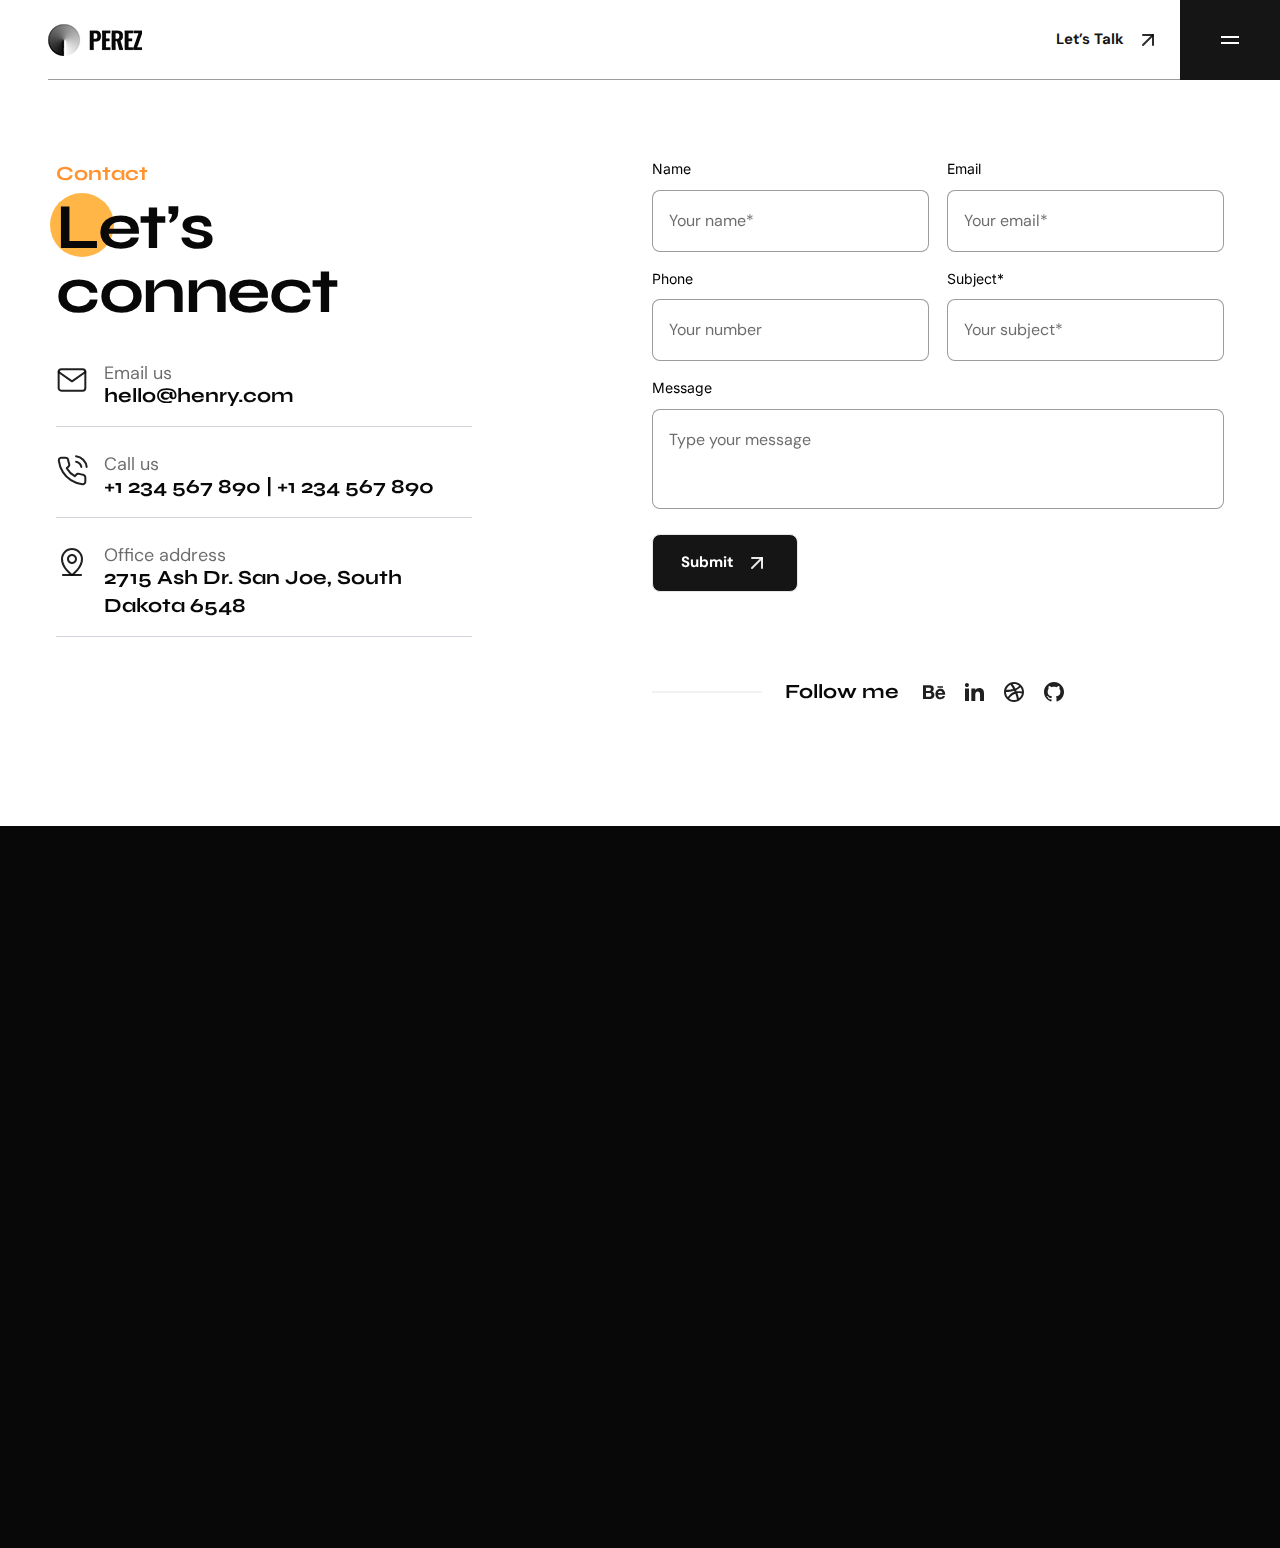
<file: contact.html>
<!DOCTYPE html>
<html class="no-js" lang="en">

<head>
    <meta charset="utf-8" />
    <meta http-equiv="x-ua-compatible" content="ie=edge" />
    <title>My Tailwind</title>
    <meta name="AdsBot-Google" content="noindex follow" />
    <meta name="description" content="Perez - Tailwind CSS Personal Portfolio Template">
    <meta name="viewport" content="width=device-width, initial-scale=1, shrink-to-fit=no" />

    <!-- Favicon -->
    <link rel="shortcut icon" type="image/x-icon" href="assets/images/favicon.png" />

    <!-- CSS (Font, Vendor, Icon, Plugins & Style CSS files) -->

    <!-- Font CSS -->

    <link rel="preconnect" href="https://fonts.googleapis.com">
    <link rel="preconnect" href="https://fonts.gstatic.com" crossorigin>
    <link href="https://fonts.googleapis.com/css2?family=DM+Sans:ital,opsz,wght@0,9..40,100;0,9..40,200;0,9..40,300;0,9..40,400;0,9..40,500;0,9..40,600;0,9..40,700;0,9..40,800;0,9..40,900;0,9..40,1000;1,9..40,100;1,9..40,200;1,9..40,300;1,9..40,400;1,9..40,500;1,9..40,600;1,9..40,700;1,9..40,800;1,9..40,900;1,9..40,1000&family=Inter:wght@100;200;300;400;500;600;700;800;900&family=Poppins:ital,wght@0,100;0,200;0,300;0,400;0,500;0,600;0,700;0,800;0,900;1,100;1,200;1,300;1,400;1,500;1,600;1,700;1,800;1,900&family=Syne:wght@400;500;600;700;800&display=swap" rel="stylesheet">

    <!-- Plugins CSS (All Plugins Files) -->
    <link rel="stylesheet" href="assets/css/plugins/aos.css" />


    <!-- Style CSS -->
    <link rel="stylesheet" href="assets/css/style.css" />

</head>

<body>
    <div class="overflow-x-hidden">

        <header id="sticky-header" class="xl:pl-12 bg-white">
            <div class="flex pl-4 xl:pl-0">

                <div class="flex-1 flex items-center justify-between border-b border-black-800 border-opacity-40">

                    <a href="index.html">
                        <img src="assets/images/logo/logo.png" alt="logo">
                    </a>

                    <a href="contact.html" class="flex items-center flex-wrap py-[6px] px-3 text-[15px] font-bold text-active leading-none mr-2 transition-all duration-300 hover:text-orange group">Let’s
                        Talk
                        <span class="inline-block ml-3 group-hover:animate-arrow-move-up">
        <svg width="24" height="24" viewBox="0 0 24 24" fill="none" xmlns="http://www.w3.org/2000/svg">
          <path d="M7 17L17 7" stroke="currentColor" stroke-opacity="0.9" stroke-width="2" stroke-linecap="round"
            stroke-linejoin="round" />
          <path d="M7 7H17V17" stroke="currentColor" stroke-opacity="0.9" stroke-width="2" stroke-linecap="round"
            stroke-linejoin="round" />
        </svg>
      </span>
                    </a>
                    <!-- Link End -->
                </div>


                <!-- Button Start -->
                <div id="offcanvas-toggle" class="flex-none bg-active flex items-center flex-wrap justify-center py-7 px-[38px] cursor-pointer">
                    <button>
                        <svg width="24" height="24" viewBox="0 0 24 24" fill="none" xmlns="http://www.w3.org/2000/svg">
                            <rect x="3" y="8" width="18" height="2" fill="white" />
                            <rect x="3" y="14" width="18" height="2" fill="white" />
                        </svg>

                    </button>
                </div>
                <!-- Button End -->

            </div>
        </header>


        <!-- offcanvas-menu start -->
        <div id="offcanvas" class="offcanvas right-0 top-0 bottom-0 z-50 transform translate-x-full fixed h-full w-[350px] md:w-[460px] transition-all ease-in-out duration-300 bg-black-800 pl-8 flex flex-wrap flex-col justify-between">
            <!-- close button start -->

            <div>
                <div class="flex flex-wrap justify-between items-center border-b border-border-white mb-[80px]">
                    <a href="index.html">
                        <img src="assets/images/logo/offcanvas-logo.png" alt="">
                    </a>
                    <button id="offcanvas-close" class="offcanvas-close bg-primary py-7 px-[38px]" aria-label="offcanvas">
                        <svg width="24" height="24" viewBox="0 0 24 24" fill="none" xmlns="http://www.w3.org/2000/svg">
                            <path fill-rule="evenodd" clip-rule="evenodd" d="M19.2803 4.71967C19.5732 5.01256 19.5732 5.48744 19.2803 5.78033L5.78033 19.2803C5.48744 19.5732 5.01256 19.5732 4.71967 19.2803C4.42678 18.9874 4.42678 18.5126 4.71967 18.2197L18.2197 4.71967C18.5126 4.42678 18.9874 4.42678 19.2803 4.71967Z" fill="white" />
                            <path fill-rule="evenodd" clip-rule="evenodd" d="M4.71967 4.71967C5.01256 4.42678 5.48744 4.42678 5.78033 4.71967L19.2803 18.2197C19.5732 18.5126 19.5732 18.9874 19.2803 19.2803C18.9874 19.5732 18.5126 19.5732 18.2197 19.2803L4.71967 5.78033C4.42678 5.48744 4.42678 5.01256 4.71967 4.71967Z" fill="white" />
                        </svg>
                    </button>
                </div>

                <!-- close button end -->

                <!-- offcanvas-menu start -->

                <nav class="offcanvas-menu mr-[40px] flex flex-wrap flex-col justify-between">
                    <ul>
                        <li class="border-b border-border-white py-4 group">
                            <a href="index.html" class="text-white text-xl font-bold font-Syne leading-none flex flex-wrap items-center justify-between hover:text-orange transition duration-300">Home
                                <span class="inline-block group-hover:animate-arrow-move-up">
              <svg width="24" height="24" viewBox="0 0 24 24" fill="none" xmlns="http://www.w3.org/2000/svg">
                <path d="M7 17L17 7" stroke="currentColor" stroke-opacity="0.9" stroke-width="2" stroke-linecap="round"
                  stroke-linejoin="round"></path>
                <path d="M7 7H17V17" stroke="currentColor" stroke-opacity="0.9" stroke-width="2" stroke-linecap="round"
                  stroke-linejoin="round"></path>
              </svg>
            </span>
                            </a>
                        </li>
                        <li class="border-b border-border-white py-4 group">
                            <a href="about.html" class="text-white text-xl font-bold font-Syne leading-none flex flex-wrap items-center justify-between hover:text-orange transition duration-300">About
                                <span class="inline-block group-hover:animate-arrow-move-up">
              <svg width="24" height="24" viewBox="0 0 24 24" fill="none" xmlns="http://www.w3.org/2000/svg">
                <path d="M7 17L17 7" stroke="currentColor" stroke-opacity="0.9" stroke-width="2" stroke-linecap="round"
                  stroke-linejoin="round"></path>
                <path d="M7 7H17V17" stroke="currentColor" stroke-opacity="0.9" stroke-width="2" stroke-linecap="round"
                  stroke-linejoin="round"></path>
              </svg>
            </span>
                            </a>

                        </li>
                        <li class="border-b border-border-white py-4 group">
                            <a href="projects.html" class="text-white text-xl font-bold font-Syne leading-none flex flex-wrap items-center justify-between hover:text-orange transition duration-300">Project
                                <span class="inline-block group-hover:animate-arrow-move-up">
              <svg width="24" height="24" viewBox="0 0 24 24" fill="none" xmlns="http://www.w3.org/2000/svg">
                <path d="M7 17L17 7" stroke="currentColor" stroke-opacity="0.9" stroke-width="2" stroke-linecap="round"
                  stroke-linejoin="round"></path>
                <path d="M7 7H17V17" stroke="currentColor" stroke-opacity="0.9" stroke-width="2" stroke-linecap="round"
                  stroke-linejoin="round"></path>
              </svg>
            </span>
                            </a>
                        </li>
                        <li class="border-b border-border-white py-4 group">
                            <a href="project-details.html" class="text-white text-xl font-bold font-Syne leading-none flex flex-wrap items-center justify-between hover:text-orange transition duration-300">Project details
                                <span class="inline-block group-hover:animate-arrow-move-up">
              <svg width="24" height="24" viewBox="0 0 24 24" fill="none" xmlns="http://www.w3.org/2000/svg">
                <path d="M7 17L17 7" stroke="currentColor" stroke-opacity="0.9" stroke-width="2" stroke-linecap="round"
                  stroke-linejoin="round"></path>
                <path d="M7 7H17V17" stroke="currentColor" stroke-opacity="0.9" stroke-width="2" stroke-linecap="round"
                  stroke-linejoin="round"></path>
              </svg>
            </span>
                            </a>
                        </li>
                        <li class="border-b border-border-white py-4 group">
                            <a href="blog.html" class="text-white text-xl font-bold font-Syne leading-none flex flex-wrap items-center justify-between hover:text-orange transition duration-300">Blog
                                <span class="inline-block group-hover:animate-arrow-move-up">
              <svg width="24" height="24" viewBox="0 0 24 24" fill="none" xmlns="http://www.w3.org/2000/svg">
                <path d="M7 17L17 7" stroke="currentColor" stroke-opacity="0.9" stroke-width="2" stroke-linecap="round"
                  stroke-linejoin="round"></path>
                <path d="M7 7H17V17" stroke="currentColor" stroke-opacity="0.9" stroke-width="2" stroke-linecap="round"
                  stroke-linejoin="round"></path>
              </svg>
            </span>
                            </a>
                        </li>
                        <li class="border-b border-border-white py-4 group">
                            <a href="blog-details.html" class="text-white text-xl font-bold font-Syne leading-none flex flex-wrap items-center justify-between hover:text-orange transition duration-300">Blog Details
                                <span class="inline-block group-hover:animate-arrow-move-up">
              <svg width="24" height="24" viewBox="0 0 24 24" fill="none" xmlns="http://www.w3.org/2000/svg">
                <path d="M7 17L17 7" stroke="currentColor" stroke-opacity="0.9" stroke-width="2" stroke-linecap="round"
                  stroke-linejoin="round"></path>
                <path d="M7 7H17V17" stroke="currentColor" stroke-opacity="0.9" stroke-width="2" stroke-linecap="round"
                  stroke-linejoin="round"></path>
              </svg>
            </span>
                            </a>
                        </li>

                        <li class="border-b border-border-white py-4 group">
                            <a href="contact.html" class="text-white text-xl font-bold font-Syne leading-none flex flex-wrap items-center justify-between hover:text-orange transition duration-300">Contact
                                <span class="inline-block group-hover:animate-arrow-move-up">
              <svg width="24" height="24" viewBox="0 0 24 24" fill="none" xmlns="http://www.w3.org/2000/svg">
                <path d="M7 17L17 7" stroke="currentColor" stroke-opacity="0.9" stroke-width="2" stroke-linecap="round"
                  stroke-linejoin="round"></path>
                <path d="M7 7H17V17" stroke="currentColor" stroke-opacity="0.9" stroke-width="2" stroke-linecap="round"
                  stroke-linejoin="round"></path>
              </svg>
            </span>
                            </a>
                        </li>

                    </ul>
                </nav>

            </div>


            <nav class="pb-10">
                <ul class="flex flex-wrap gap-x-4 items-center">
                    <li><a href="#" class="text-white transition-all duration-300 hover:text-orange">
                            <svg width="24" height="24" viewBox="0 0 24 24" fill="none" xmlns="http://www.w3.org/2000/svg">
                                <path d="M7.443 5.3501C8.082 5.3501 8.673 5.4001 9.213 5.5481C9.754 5.6471 10.197 5.8451 10.59 6.0921C10.984 6.3401 11.279 6.6861 11.475 7.1311C11.672 7.5761 11.771 8.1211 11.771 8.7141C11.771 9.4071 11.623 10.0001 11.279 10.4451C10.984 10.8911 10.492 11.2861 9.902 11.5831C10.738 11.8311 11.377 12.2761 11.771 12.8701C12.164 13.4631 12.41 14.2051 12.41 15.0461C12.41 15.7391 12.262 16.3321 12.016 16.8271C11.771 17.3221 11.377 17.7671 10.934 18.0641C10.4528 18.3824 9.92083 18.6164 9.361 18.7561C8.771 18.9051 8.181 19.0041 7.591 19.0041H1V5.3501H7.443ZM7.049 10.8901C7.59 10.8901 8.033 10.7421 8.377 10.4951C8.721 10.2481 8.869 9.8021 8.869 9.2581C8.869 8.9611 8.819 8.6651 8.721 8.4671C8.623 8.2691 8.475 8.1201 8.279 7.9721C8.082 7.8731 7.885 7.7741 7.639 7.7251C7.393 7.6751 7.148 7.6751 6.852 7.6751H4V10.8911H7.05L7.049 10.8901ZM7.197 16.7281C7.492 16.7281 7.787 16.6781 8.033 16.6291C8.279 16.5791 8.525 16.4811 8.721 16.3321C8.92138 16.1873 9.08903 16.002 9.213 15.7881C9.311 15.5411 9.41 15.2441 9.41 14.8981C9.41 14.2051 9.213 13.7111 8.82 13.3641C8.426 13.0671 7.885 12.9191 7.246 12.9191H4V16.7291L7.197 16.7281ZM16.689 16.6781C17.082 17.0741 17.672 17.2721 18.459 17.2721C19 17.2721 19.492 17.1241 19.885 16.8771C20.279 16.5801 20.525 16.2831 20.623 15.9871H23.033C22.639 17.1731 22.049 18.0141 21.263 18.5591C20.475 19.0531 19.541 19.3501 18.41 19.3501C17.6864 19.3523 16.9688 19.218 16.295 18.9541C15.6887 18.7267 15.148 18.353 14.721 17.8661C14.2643 17.4107 13.9267 16.8498 13.738 16.2331C13.492 15.5901 13.393 14.8981 13.393 14.1061C13.393 13.3641 13.492 12.6721 13.738 12.0281C13.9749 11.4085 14.3252 10.8384 14.771 10.3471C15.2201 9.88594 15.7543 9.51613 16.344 9.2581C17.0007 8.99416 17.7022 8.85969 18.41 8.8621C19.246 8.8621 19.984 9.0111 20.623 9.3571C21.263 9.7031 21.754 10.0991 22.147 10.6931C22.541 11.2371 22.837 11.8801 23.033 12.5731C23.131 13.2651 23.18 13.9581 23.131 14.7491H16C16 15.5411 16.295 16.2831 16.689 16.6791V16.6781ZM19.787 11.4841C19.443 11.1381 18.902 10.9401 18.262 10.9401C17.82 10.9401 17.475 11.0401 17.18 11.1881C16.885 11.3361 16.689 11.5341 16.492 11.7321C16.311 11.9234 16.1912 12.1643 16.148 12.4241C16.098 12.6721 16.049 12.8701 16.049 13.0671H20.475C20.377 12.3251 20.131 11.8311 19.787 11.4841ZM15.459 6.2901H20.967V7.6261H15.46V6.2901H15.459Z" fill="currentColor" fill-opacity="0.9"></path>
                            </svg>

                        </a></li>
                    <li><a href="#" class="text-white transition-all duration-300 hover:text-orange"><svg width="24" height="24" viewBox="0 0 24 24" fill="none" xmlns="http://www.w3.org/2000/svg">
                                <path d="M6.94043 5.00002C6.94017 5.53046 6.7292 6.03906 6.35394 6.41394C5.97868 6.78883 5.46986 6.99929 4.93943 6.99902C4.409 6.99876 3.90039 6.78779 3.52551 6.41253C3.15062 6.03727 2.94016 5.52846 2.94043 4.99802C2.9407 4.46759 3.15166 3.95899 3.52692 3.5841C3.90218 3.20922 4.411 2.99876 4.94143 2.99902C5.47186 2.99929 5.98047 3.21026 6.35535 3.58552C6.73024 3.96078 6.9407 4.46959 6.94043 5.00002ZM7.00043 8.48002H3.00043V21H7.00043V8.48002ZM13.3204 8.48002H9.34043V21H13.2804V14.43C13.2804 10.77 18.0504 10.43 18.0504 14.43V21H22.0004V13.07C22.0004 6.90002 14.9404 7.13002 13.2804 10.16L13.3204 8.48002Z" fill="currentColor" fill-opacity="0.9"></path>
                            </svg>
                        </a></li>
                    <li><a href="#" class="text-white transition-all duration-300 hover:text-orange"><svg width="24" height="24" viewBox="0 0 24 24" fill="none" xmlns="http://www.w3.org/2000/svg">
                                <path d="M19.989 11.572C19.907 9.99792 19.3596 8.4836 18.416 7.221C18.1285 7.53061 17.8212 7.82123 17.496 8.091C16.4969 8.92086 15.3805 9.5982 14.183 10.101C14.35 10.451 14.503 10.79 14.638 11.11V11.113C14.665 11.174 14.688 11.231 14.732 11.342L14.749 11.382C16.262 11.212 17.858 11.275 19.405 11.485C19.611 11.512 19.805 11.541 19.989 11.572ZM10.604 4.122C11.5786 5.49516 12.4772 6.92062 13.296 8.392C14.519 7.91 15.53 7.302 16.344 6.625C16.674 6.351 16.938 6.093 17.14 5.87C15.701 4.65972 13.8803 3.99733 12 4C11.524 4 11.058 4.042 10.604 4.121V4.122ZM4.253 9.997C4.93423 9.97981 5.61464 9.93878 6.293 9.874C7.93264 9.72734 9.55828 9.4525 11.155 9.052C10.3205 7.60221 9.41956 6.19171 8.455 4.825C7.42472 5.3354 6.51626 6.06141 5.79124 6.95379C5.06623 7.84617 4.54162 8.88404 4.253 9.997ZM5.783 17.035C6.25195 16.3575 6.77894 15.7221 7.358 15.136C8.812 13.646 10.528 12.486 12.514 11.846L12.576 11.828C12.411 11.464 12.256 11.139 12.1 10.833C10.264 11.368 8.33 11.702 6.403 11.875C5.463 11.96 4.62 11.997 4 12.003C3.99815 13.8356 4.62722 15.6128 5.783 17.035ZM15.004 19.415C14.6184 17.4703 14.0725 15.5607 13.372 13.706C11.372 14.433 9.776 15.496 8.543 16.764C8.0454 17.2664 7.60382 17.8213 7.226 18.419C8.60481 19.4478 10.2797 20.0025 12 20C13.0299 20.0015 14.0504 19.8035 15.005 19.417L15.004 19.415ZM16.878 18.34C18.4393 17.1398 19.5028 15.4057 19.865 13.47C19.525 13.385 19.094 13.3 18.62 13.234C17.5661 13.0823 16.4968 13.0712 15.44 13.201C16.035 14.8799 16.5154 16.5961 16.878 18.34ZM12 22C6.477 22 2 17.523 2 12C2 6.477 6.477 2 12 2C17.523 2 22 6.477 22 12C22 17.523 17.523 22 12 22Z" fill="currentColor" fill-opacity="0.9"></path>
                            </svg>
                        </a></li>
                    <li><a href="#" class="text-white transition-all duration-300 hover:text-orange"><svg width="24" height="24" viewBox="0 0 24 24" fill="none" xmlns="http://www.w3.org/2000/svg">
                                <path d="M12.001 2C6.47598 2 2.00098 6.475 2.00098 12C1.99977 14.0992 2.65958 16.1454 3.88679 17.8484C5.114 19.5515 6.84631 20.8249 8.83798 21.488C9.33798 21.575 9.52598 21.275 9.52598 21.012C9.52598 20.775 9.51298 19.988 9.51298 19.15C7.00098 19.613 6.35098 18.538 6.15098 17.975C6.03798 17.687 5.55098 16.8 5.12598 16.562C4.77598 16.375 4.27598 15.912 5.11298 15.9C5.90098 15.887 6.46298 16.625 6.65098 16.925C7.55098 18.437 8.98798 18.012 9.56298 17.75C9.65098 17.1 9.91298 16.663 10.201 16.413C7.97598 16.163 5.65098 15.3 5.65098 11.475C5.65098 10.387 6.03798 9.488 6.67598 8.788C6.57598 8.538 6.22598 7.513 6.77598 6.138C6.77598 6.138 7.61298 5.875 9.52598 7.162C10.3401 6.9364 11.1812 6.82302 12.026 6.825C12.876 6.825 13.726 6.937 14.526 7.162C16.439 5.862 17.276 6.138 17.276 6.138C17.826 7.513 17.476 8.538 17.376 8.788C18.013 9.488 18.401 10.375 18.401 11.475C18.401 15.313 16.064 16.163 13.839 16.413C14.201 16.725 14.514 17.325 14.514 18.263C14.514 19.6 14.501 20.675 14.501 21.013C14.501 21.275 14.689 21.587 15.189 21.487C17.1738 20.8166 18.8985 19.5408 20.1203 17.8389C21.3421 16.1371 21.9995 14.095 22 12C22 6.475 17.525 2 12 2H12.001Z" fill="currentColor" fill-opacity="0.9"></path>
                            </svg>
                        </a></li>

                </ul>
            </nav>
        </div>
        <!-- offcanvas-menu end -->

        <!-- Header end -->


        <!-- Portfolio Section Start -->
        <section class="bg-white pt-20 pb-[120px]">
            <div class="container mx-auto">
                <div class="grid grid-cols-12 gap-6">
                    <div class="col-span-12 lg:col-span-6" data-aos="fade-up">
                        <div class="font-bold font-Syne leading-none flex flex-wrap flex-col gap-y-2 mb-10">
                            <span class="text-orange text-xl">Contact</span>
                            <h3 class="text-black-800 text-4xl lg:text-5xl xl:text-[64px] tracking-[-1.5px]">
                                <span
                                    class="relative z-[1] before:rounded-full before:bg-primary before:block before:absolute before:top-[4px] before:left-[-6px] before:-z-[1] before:w-[36px] lg:before:w-[48px] xl:before:w-[64px] before:h-[36px] lg:before:h-[48px] xl:before:h-[64px]">Le</span>t’s
                                <br class="hidden lg:block" />
                                connect
                            </h3>
                        </div>


                        <div class="flex flex-wrap flex-col gap-7">
                            <div class="flex flex-wrap gap-4 pb-4 border-b border-gray-300 lg:max-w-[416px]">
                                <span>
                                    <svg width="32" height="32" viewBox="0 0 32 32" fill="none"
                                        xmlns="http://www.w3.org/2000/svg">
                                        <path
                                            d="M5.33366 5.33325H26.667C28.1337 5.33325 29.3337 6.53325 29.3337 7.99992V23.9999C29.3337 25.4666 28.1337 26.6666 26.667 26.6666H5.33366C3.86699 26.6666 2.66699 25.4666 2.66699 23.9999V7.99992C2.66699 6.53325 3.86699 5.33325 5.33366 5.33325Z"
                                            stroke="#080808" stroke-opacity="0.9" stroke-width="2"
                                            stroke-linecap="round" stroke-linejoin="round" />
                                        <path d="M29.3337 8L16.0003 17.3333L2.66699 8" stroke="#080808"
                                            stroke-opacity="0.9" stroke-width="2" stroke-linecap="round"
                                            stroke-linejoin="round" />
                                    </svg>

                                </span>
                                <div class="flex flex-wrap flex-col flex-1">
                                    <span class="paragraph !leading-none">Email us</span>
                                    <h5 class="text-xl font-bold font-Syne text-black-800 leading-7">hello@henry.com
                                    </h5>
                                </div>
                            </div>
                            <div class="flex flex-wrap gap-4 pb-4 border-b border-gray-300 lg:max-w-[416px]">
                                <span>
                                    <svg width="32" height="32" viewBox="0 0 32 32" fill="none"
                                        xmlns="http://www.w3.org/2000/svg">
                                        <path
                                            d="M20.0663 6.66658C21.3686 6.92067 22.5654 7.55759 23.5037 8.49583C24.4419 9.43407 25.0788 10.6309 25.3329 11.9333M20.0663 1.33325C22.772 1.63383 25.295 2.84548 27.2212 4.76926C29.1474 6.69304 30.3623 9.2146 30.6663 11.9199M29.3329 22.5599V26.5599C29.3344 26.9313 29.2584 27.2988 29.1096 27.639C28.9608 27.9793 28.7427 28.2847 28.469 28.5357C28.1954 28.7868 27.8724 28.9779 27.5206 29.0969C27.1688 29.2158 26.7961 29.26 26.4263 29.2266C22.3234 28.7808 18.3823 27.3788 14.9196 25.1333C11.698 23.0861 8.9667 20.3548 6.91959 17.1333C4.66622 13.6549 3.26391 9.69458 2.82625 5.57325C2.79293 5.20454 2.83675 4.83293 2.95492 4.48208C3.07309 4.13124 3.26301 3.80884 3.51261 3.53541C3.7622 3.26199 4.06599 3.04353 4.40464 2.89395C4.74329 2.74436 5.10937 2.66693 5.47959 2.66659H9.47959C10.1267 2.66022 10.754 2.88936 11.2446 3.3113C11.7352 3.73323 12.0557 4.31918 12.1463 4.95992C12.3151 6.24001 12.6282 7.49689 13.0796 8.70659C13.259 9.18382 13.2978 9.70247 13.1915 10.2011C13.0851 10.6997 12.8381 11.1574 12.4796 11.5199L10.7863 13.2133C12.6843 16.5513 15.4482 19.3152 18.7863 21.2133L20.4796 19.5199C20.8421 19.1614 21.2998 18.9144 21.7984 18.808C22.297 18.7017 22.8157 18.7405 23.2929 18.9199C24.5026 19.3713 25.7595 19.6844 27.0396 19.8533C27.6873 19.9446 28.2788 20.2709 28.7016 20.7699C29.1245 21.269 29.3491 21.906 29.3329 22.5599Z"
                                            stroke="#080808" stroke-opacity="0.9" stroke-width="2"
                                            stroke-linecap="round" stroke-linejoin="round" />
                                    </svg>


                                </span>
                                <div class="flex flex-wrap flex-col flex-1">
                                    <span class="paragraph !leading-none">Call us</span>
                                    <h5 class="text-xl font-bold font-Syne text-black-800 leading-7">+1 234 567 890 | +1
                                        234 567 890
                                    </h5>
                                </div>
                            </div>
                            <div class="flex flex-wrap gap-4 pb-4 border-b border-gray-300 lg:max-w-[416px]">
                                <span>
                                    <svg width="32" height="32" viewBox="0 0 32 32" fill="none"
                                        xmlns="http://www.w3.org/2000/svg">
                                        <path fill-rule="evenodd" clip-rule="evenodd"
                                            d="M6 29C6 28.4477 6.44772 28 7 28H25C25.5523 28 26 28.4477 26 29C26 29.5523 25.5523 30 25 30H7C6.44772 30 6 29.5523 6 29Z"
                                            fill="#080808" fill-opacity="0.9" />
                                        <path fill-rule="evenodd" clip-rule="evenodd"
                                            d="M16 10C14.3431 10 13 11.3431 13 13C13 14.6569 14.3431 16 16 16C17.6569 16 19 14.6569 19 13C19 11.3431 17.6569 10 16 10ZM11 13C11 10.2386 13.2386 8 16 8C18.7614 8 21 10.2386 21 13C21 15.7614 18.7614 18 16 18C13.2386 18 11 15.7614 11 13Z"
                                            fill="#080808" fill-opacity="0.9" />
                                        <path fill-rule="evenodd" clip-rule="evenodd"
                                            d="M16 4C13.6131 4 11.3239 4.94821 9.63604 6.63604C7.94821 8.32387 7 10.6131 7 13C7 17.1399 9.31185 20.9096 11.7546 23.7188C12.9638 25.1094 14.1755 26.2305 15.0851 27.0037C15.4449 27.3095 15.7562 27.5599 16 27.75C16.2438 27.5599 16.5551 27.3095 16.9149 27.0037C17.8245 26.2305 19.0362 25.1094 20.2454 23.7188C22.6882 20.9096 25 17.1399 25 13C25 10.6131 24.0518 8.32387 22.364 6.63604C20.6761 4.94821 18.3869 4 16 4ZM16 29C15.4265 29.8192 15.4263 29.819 15.4259 29.8188L15.4251 29.8182L15.4228 29.8166L15.4154 29.8114L15.39 29.7933C15.3683 29.7778 15.3375 29.7557 15.2981 29.7269C15.2192 29.6693 15.1059 29.5853 14.9631 29.4762C14.6775 29.2579 14.2732 28.9384 13.7899 28.5276C12.8245 27.707 11.5362 26.5156 10.2454 25.0312C7.68815 22.0904 5 17.8601 5 13C5 10.0826 6.15893 7.28473 8.22183 5.22183C10.2847 3.15893 13.0826 2 16 2C18.9174 2 21.7153 3.15893 23.7782 5.22183C25.8411 7.28473 27 10.0826 27 13C27 17.8601 24.3118 22.0904 21.7546 25.0312C20.4638 26.5156 19.1755 27.707 18.2101 28.5276C17.7268 28.9384 17.3225 29.2579 17.0369 29.4762C16.8941 29.5853 16.7808 29.6693 16.7019 29.7269C16.6625 29.7557 16.6317 29.7778 16.61 29.7933L16.5846 29.8114L16.5772 29.8166L16.5749 29.8182L16.5741 29.8188C16.5737 29.819 16.5735 29.8192 16 29ZM16 29L16.5735 29.8192C16.2291 30.0603 15.7709 30.0603 15.4265 29.8192L16 29Z"
                                            fill="#080808" fill-opacity="0.9" />
                                    </svg>


                                </span>
                                <div class="flex flex-wrap flex-col flex-1">
                                    <span class="paragraph !leading-none">Office address</span>
                                    <h5 class="text-xl font-bold font-Syne text-black-800 leading-7">2715 Ash Dr. San
                                        Joe, South Dakota 6548
                                    </h5>
                                </div>
                            </div>
                        </div>
                    </div>
                    <div class="col-span-12 lg:col-span-6" data-aos="fade-up" data-aos-delay="300">
                        <form id="contact-form" action="mail.php" method="post" class="grid grid-cols-12 gap-[18px]">
                            <div class="col-span-12 md:col-span-6">
                                <label class="text-sm font-normal font-Inter leading-tight mb-3 block" for="name">Name</label>
                                <input id="name" class="font-normal w-full leading-7 placeholder:opacity-100 placeholder:text-black-text-600 border border-black-800 border-opacity-40 rounded-[8px] p-4 focus:border-black-800 focus:border-opacity-40 focus:outline-none " type="text" required placeholder="Your name*" name="name">
                            </div>
                            <div class="col-span-12 md:col-span-6">
                                <label class="text-sm font-normal font-Inter leading-tight mb-3 block" for="Email">Email</label>
                                <input id="Email" class="font-normal w-full leading-7 placeholder:opacity-100 placeholder:text-black-text-600 border border-black-800 border-opacity-40 rounded-[8px] p-4 focus:border-black-800 focus:border-opacity-40 focus:outline-none " type="email" required placeholder="Your email*" name="email">
                            </div>
                            <div class="col-span-12 md:col-span-6">
                                <label class="text-sm font-normal font-Inter leading-tight mb-3 block" for="Phone">Phone</label>
                                <input id="Phone" class="font-normal w-full leading-7 placeholder:opacity-100 placeholder:text-black-text-600 border border-black-800 border-opacity-40 rounded-[8px] p-4 focus:border-black-800 focus:border-opacity-40 focus:outline-none " type="text" required placeholder="Your number" name="phone">
                            </div>
                            <div class="col-span-12 md:col-span-6">
                                <label class="text-sm font-normal font-Inter leading-tight mb-3 block" for="Subject">Subject*</label>
                                <input id="Subject" class="font-normal w-full leading-7 placeholder:opacity-100 placeholder:text-black-text-600 border border-black-800 border-opacity-40 rounded-[8px] p-4 focus:border-black-800 focus:border-opacity-40 focus:outline-none " type="text" required placeholder="Your subject*" name="subject">
                            </div>

                            <div class="col-span-12">
                                <label class="text-sm font-normal font-Inter leading-tight mb-3 block" for="Message">Message</label>
                                <textarea class="h-[100px] font-normal w-full leading-7 placeholder:opacity-100 placeholder:text-black-text-600 border border-black-800 border-opacity-40 rounded-[8px] p-4 focus:border-black-800 focus:border-opacity-40 focus:outline-none resize-none" name="message" id="Message" cols="30" rows="10" required placeholder="Type your message"></textarea>
                            </div>


                            <div class="col-span-12">
                                <button class="flex items-center flex-wrap btn-primary group" type="submit">Submit
                                    <span class="inline-block ml-3 group-hover:animate-arrow-move-up">
        <svg width="24" height="24" viewBox="0 0 24 24" fill="none" xmlns="http://www.w3.org/2000/svg">
          <path d="M7 17L17 7" stroke="currentColor" stroke-opacity="0.9" stroke-width="2" stroke-linecap="round"
            stroke-linejoin="round"></path>
          <path d="M7 7H17V17" stroke="currentColor" stroke-opacity="0.9" stroke-width="2" stroke-linecap="round"
            stroke-linejoin="round"></path>
        </svg>
      </span>
                                </button>
                                <p class="form-message mt-3"></p>
                            </div>

                            <div class="col-span-12">
                                <div class="justify-start sm:items-center gap-[23px] inline-flex mt-14 flex-col sm:flex-row">
                                    <svg width="110" height="2" viewBox="0 0 110 2" fill="none" xmlns="http://www.w3.org/2000/svg">
                                        <path d="M0 1H110" stroke="#080808" stroke-opacity="0.1" />
                                    </svg>

                                    <div class="flex flex-wrap gap-[23px]">
                                        <h4 class="text-black-800 text-xl font-bold font-Syne leading-7">Follow me</h4>

                                        <ul class="flex flex-wrap gap-x-4 items-center">
                                            <li><a href="#" class="text-black-800 transition-all duration-300 hover:text-orange">
                                                    <svg width="24" height="24" viewBox="0 0 24 24" fill="none" xmlns="http://www.w3.org/2000/svg">
                                                        <path d="M7.443 5.3501C8.082 5.3501 8.673 5.4001 9.213 5.5481C9.754 5.6471 10.197 5.8451 10.59 6.0921C10.984 6.3401 11.279 6.6861 11.475 7.1311C11.672 7.5761 11.771 8.1211 11.771 8.7141C11.771 9.4071 11.623 10.0001 11.279 10.4451C10.984 10.8911 10.492 11.2861 9.902 11.5831C10.738 11.8311 11.377 12.2761 11.771 12.8701C12.164 13.4631 12.41 14.2051 12.41 15.0461C12.41 15.7391 12.262 16.3321 12.016 16.8271C11.771 17.3221 11.377 17.7671 10.934 18.0641C10.4528 18.3824 9.92083 18.6164 9.361 18.7561C8.771 18.9051 8.181 19.0041 7.591 19.0041H1V5.3501H7.443ZM7.049 10.8901C7.59 10.8901 8.033 10.7421 8.377 10.4951C8.721 10.2481 8.869 9.8021 8.869 9.2581C8.869 8.9611 8.819 8.6651 8.721 8.4671C8.623 8.2691 8.475 8.1201 8.279 7.9721C8.082 7.8731 7.885 7.7741 7.639 7.7251C7.393 7.6751 7.148 7.6751 6.852 7.6751H4V10.8911H7.05L7.049 10.8901ZM7.197 16.7281C7.492 16.7281 7.787 16.6781 8.033 16.6291C8.279 16.5791 8.525 16.4811 8.721 16.3321C8.92138 16.1873 9.08903 16.002 9.213 15.7881C9.311 15.5411 9.41 15.2441 9.41 14.8981C9.41 14.2051 9.213 13.7111 8.82 13.3641C8.426 13.0671 7.885 12.9191 7.246 12.9191H4V16.7291L7.197 16.7281ZM16.689 16.6781C17.082 17.0741 17.672 17.2721 18.459 17.2721C19 17.2721 19.492 17.1241 19.885 16.8771C20.279 16.5801 20.525 16.2831 20.623 15.9871H23.033C22.639 17.1731 22.049 18.0141 21.263 18.5591C20.475 19.0531 19.541 19.3501 18.41 19.3501C17.6864 19.3523 16.9688 19.218 16.295 18.9541C15.6887 18.7267 15.148 18.353 14.721 17.8661C14.2643 17.4107 13.9267 16.8498 13.738 16.2331C13.492 15.5901 13.393 14.8981 13.393 14.1061C13.393 13.3641 13.492 12.6721 13.738 12.0281C13.9749 11.4085 14.3252 10.8384 14.771 10.3471C15.2201 9.88594 15.7543 9.51613 16.344 9.2581C17.0007 8.99416 17.7022 8.85969 18.41 8.8621C19.246 8.8621 19.984 9.0111 20.623 9.3571C21.263 9.7031 21.754 10.0991 22.147 10.6931C22.541 11.2371 22.837 11.8801 23.033 12.5731C23.131 13.2651 23.18 13.9581 23.131 14.7491H16C16 15.5411 16.295 16.2831 16.689 16.6791V16.6781ZM19.787 11.4841C19.443 11.1381 18.902 10.9401 18.262 10.9401C17.82 10.9401 17.475 11.0401 17.18 11.1881C16.885 11.3361 16.689 11.5341 16.492 11.7321C16.311 11.9234 16.1912 12.1643 16.148 12.4241C16.098 12.6721 16.049 12.8701 16.049 13.0671H20.475C20.377 12.3251 20.131 11.8311 19.787 11.4841ZM15.459 6.2901H20.967V7.6261H15.46V6.2901H15.459Z" fill="currentColor" fill-opacity="0.9"></path>
                                                    </svg>

                                                </a></li>
                                            <li><a href="#" class="text-black-800 transition-all duration-300 hover:text-orange"><svg width="24" height="24" viewBox="0 0 24 24" fill="none" xmlns="http://www.w3.org/2000/svg">
                                                        <path d="M6.94043 5.00002C6.94017 5.53046 6.7292 6.03906 6.35394 6.41394C5.97868 6.78883 5.46986 6.99929 4.93943 6.99902C4.409 6.99876 3.90039 6.78779 3.52551 6.41253C3.15062 6.03727 2.94016 5.52846 2.94043 4.99802C2.9407 4.46759 3.15166 3.95899 3.52692 3.5841C3.90218 3.20922 4.411 2.99876 4.94143 2.99902C5.47186 2.99929 5.98047 3.21026 6.35535 3.58552C6.73024 3.96078 6.9407 4.46959 6.94043 5.00002ZM7.00043 8.48002H3.00043V21H7.00043V8.48002ZM13.3204 8.48002H9.34043V21H13.2804V14.43C13.2804 10.77 18.0504 10.43 18.0504 14.43V21H22.0004V13.07C22.0004 6.90002 14.9404 7.13002 13.2804 10.16L13.3204 8.48002Z" fill="currentColor" fill-opacity="0.9"></path>
                                                    </svg>
                                                </a></li>
                                            <li><a href="#" class="text-black-800 transition-all duration-300 hover:text-orange"><svg width="24" height="24" viewBox="0 0 24 24" fill="none" xmlns="http://www.w3.org/2000/svg">
                                                        <path d="M19.989 11.572C19.907 9.99792 19.3596 8.4836 18.416 7.221C18.1285 7.53061 17.8212 7.82123 17.496 8.091C16.4969 8.92086 15.3805 9.5982 14.183 10.101C14.35 10.451 14.503 10.79 14.638 11.11V11.113C14.665 11.174 14.688 11.231 14.732 11.342L14.749 11.382C16.262 11.212 17.858 11.275 19.405 11.485C19.611 11.512 19.805 11.541 19.989 11.572ZM10.604 4.122C11.5786 5.49516 12.4772 6.92062 13.296 8.392C14.519 7.91 15.53 7.302 16.344 6.625C16.674 6.351 16.938 6.093 17.14 5.87C15.701 4.65972 13.8803 3.99733 12 4C11.524 4 11.058 4.042 10.604 4.121V4.122ZM4.253 9.997C4.93423 9.97981 5.61464 9.93878 6.293 9.874C7.93264 9.72734 9.55828 9.4525 11.155 9.052C10.3205 7.60221 9.41956 6.19171 8.455 4.825C7.42472 5.3354 6.51626 6.06141 5.79124 6.95379C5.06623 7.84617 4.54162 8.88404 4.253 9.997ZM5.783 17.035C6.25195 16.3575 6.77894 15.7221 7.358 15.136C8.812 13.646 10.528 12.486 12.514 11.846L12.576 11.828C12.411 11.464 12.256 11.139 12.1 10.833C10.264 11.368 8.33 11.702 6.403 11.875C5.463 11.96 4.62 11.997 4 12.003C3.99815 13.8356 4.62722 15.6128 5.783 17.035ZM15.004 19.415C14.6184 17.4703 14.0725 15.5607 13.372 13.706C11.372 14.433 9.776 15.496 8.543 16.764C8.0454 17.2664 7.60382 17.8213 7.226 18.419C8.60481 19.4478 10.2797 20.0025 12 20C13.0299 20.0015 14.0504 19.8035 15.005 19.417L15.004 19.415ZM16.878 18.34C18.4393 17.1398 19.5028 15.4057 19.865 13.47C19.525 13.385 19.094 13.3 18.62 13.234C17.5661 13.0823 16.4968 13.0712 15.44 13.201C16.035 14.8799 16.5154 16.5961 16.878 18.34ZM12 22C6.477 22 2 17.523 2 12C2 6.477 6.477 2 12 2C17.523 2 22 6.477 22 12C22 17.523 17.523 22 12 22Z" fill="currentColor" fill-opacity="0.9"></path>
                                                    </svg>
                                                </a></li>
                                            <li><a href="#" class="text-black-800 transition-all duration-300 hover:text-orange"><svg width="24" height="24" viewBox="0 0 24 24" fill="none" xmlns="http://www.w3.org/2000/svg">
                                                        <path d="M12.001 2C6.47598 2 2.00098 6.475 2.00098 12C1.99977 14.0992 2.65958 16.1454 3.88679 17.8484C5.114 19.5515 6.84631 20.8249 8.83798 21.488C9.33798 21.575 9.52598 21.275 9.52598 21.012C9.52598 20.775 9.51298 19.988 9.51298 19.15C7.00098 19.613 6.35098 18.538 6.15098 17.975C6.03798 17.687 5.55098 16.8 5.12598 16.562C4.77598 16.375 4.27598 15.912 5.11298 15.9C5.90098 15.887 6.46298 16.625 6.65098 16.925C7.55098 18.437 8.98798 18.012 9.56298 17.75C9.65098 17.1 9.91298 16.663 10.201 16.413C7.97598 16.163 5.65098 15.3 5.65098 11.475C5.65098 10.387 6.03798 9.488 6.67598 8.788C6.57598 8.538 6.22598 7.513 6.77598 6.138C6.77598 6.138 7.61298 5.875 9.52598 7.162C10.3401 6.9364 11.1812 6.82302 12.026 6.825C12.876 6.825 13.726 6.937 14.526 7.162C16.439 5.862 17.276 6.138 17.276 6.138C17.826 7.513 17.476 8.538 17.376 8.788C18.013 9.488 18.401 10.375 18.401 11.475C18.401 15.313 16.064 16.163 13.839 16.413C14.201 16.725 14.514 17.325 14.514 18.263C14.514 19.6 14.501 20.675 14.501 21.013C14.501 21.275 14.689 21.587 15.189 21.487C17.1738 20.8166 18.8985 19.5408 20.1203 17.8389C21.3421 16.1371 21.9995 14.095 22 12C22 6.475 17.525 2 12 2H12.001Z" fill="currentColor" fill-opacity="0.9"></path>
                                                    </svg>
                                                </a></li>

                                        </ul>
                                    </div>
                                </div>
                            </div>

                        </form>
                    </div>
                </div>
            </div>


        </section>
        <!-- Portfolio Section End -->


        <!-- Footer Start -->
        <footer class="footer bg-black-800 pt-[80px] lg:pt-[100px] xl:pt-[120px] pb-[60px]">
            <div class="container">
                <div class="overflow-x-hidden" data-aos="flip-down">
                    <div class="grid md:grid-cols-2 lg:grid-cols-3 gap-5 lg:gap-6">
                        <div class="pt-12">
                            <h3 class="text-white font-Syne font-bold text-4xl lg:text-5xl xl:text-[64px] tracking-[-1.5px]"><span
                    class="relative z-[1] before:rounded-full before:bg-primary before:block before:absolute before:top-[8px] before:left-[0] before:-z-[1] before:w-[36px] lg:before:w-[48px] xl:before:w-[60px] before:h-[36px] lg:before:h-[48px] xl:before:h-[60px]">Le</span>
                                t’s work together</h3>
                            <div class="flex flex-wrap items-center mt-10">
                                <span class="text-xl font-bold font-Syne text-white">Based in Germany |</span>
                                <div class="ml-5 md:ml-[5px] lg:ml-0 xl:ml-[16px] 2xl:ml-5">
                                    <ul class="flex flex-wrap gap-x-4 items-center">
                                        <li><a href="#" class="text-white hover:text-orange">
                                                <svg width="24" height="24" viewBox="0 0 24 24" fill="none" xmlns="http://www.w3.org/2000/svg">
                                                    <path d="M7.443 5.3501C8.082 5.3501 8.673 5.4001 9.213 5.5481C9.754 5.6471 10.197 5.8451 10.59 6.0921C10.984 6.3401 11.279 6.6861 11.475 7.1311C11.672 7.5761 11.771 8.1211 11.771 8.7141C11.771 9.4071 11.623 10.0001 11.279 10.4451C10.984 10.8911 10.492 11.2861 9.902 11.5831C10.738 11.8311 11.377 12.2761 11.771 12.8701C12.164 13.4631 12.41 14.2051 12.41 15.0461C12.41 15.7391 12.262 16.3321 12.016 16.8271C11.771 17.3221 11.377 17.7671 10.934 18.0641C10.4528 18.3824 9.92083 18.6164 9.361 18.7561C8.771 18.9051 8.181 19.0041 7.591 19.0041H1V5.3501H7.443ZM7.049 10.8901C7.59 10.8901 8.033 10.7421 8.377 10.4951C8.721 10.2481 8.869 9.8021 8.869 9.2581C8.869 8.9611 8.819 8.6651 8.721 8.4671C8.623 8.2691 8.475 8.1201 8.279 7.9721C8.082 7.8731 7.885 7.7741 7.639 7.7251C7.393 7.6751 7.148 7.6751 6.852 7.6751H4V10.8911H7.05L7.049 10.8901ZM7.197 16.7281C7.492 16.7281 7.787 16.6781 8.033 16.6291C8.279 16.5791 8.525 16.4811 8.721 16.3321C8.92138 16.1873 9.08903 16.002 9.213 15.7881C9.311 15.5411 9.41 15.2441 9.41 14.8981C9.41 14.2051 9.213 13.7111 8.82 13.3641C8.426 13.0671 7.885 12.9191 7.246 12.9191H4V16.7291L7.197 16.7281ZM16.689 16.6781C17.082 17.0741 17.672 17.2721 18.459 17.2721C19 17.2721 19.492 17.1241 19.885 16.8771C20.279 16.5801 20.525 16.2831 20.623 15.9871H23.033C22.639 17.1731 22.049 18.0141 21.263 18.5591C20.475 19.0531 19.541 19.3501 18.41 19.3501C17.6864 19.3523 16.9688 19.218 16.295 18.9541C15.6887 18.7267 15.148 18.353 14.721 17.8661C14.2643 17.4107 13.9267 16.8498 13.738 16.2331C13.492 15.5901 13.393 14.8981 13.393 14.1061C13.393 13.3641 13.492 12.6721 13.738 12.0281C13.9749 11.4085 14.3252 10.8384 14.771 10.3471C15.2201 9.88594 15.7543 9.51613 16.344 9.2581C17.0007 8.99416 17.7022 8.85969 18.41 8.8621C19.246 8.8621 19.984 9.0111 20.623 9.3571C21.263 9.7031 21.754 10.0991 22.147 10.6931C22.541 11.2371 22.837 11.8801 23.033 12.5731C23.131 13.2651 23.18 13.9581 23.131 14.7491H16C16 15.5411 16.295 16.2831 16.689 16.6791V16.6781ZM19.787 11.4841C19.443 11.1381 18.902 10.9401 18.262 10.9401C17.82 10.9401 17.475 11.0401 17.18 11.1881C16.885 11.3361 16.689 11.5341 16.492 11.7321C16.311 11.9234 16.1912 12.1643 16.148 12.4241C16.098 12.6721 16.049 12.8701 16.049 13.0671H20.475C20.377 12.3251 20.131 11.8311 19.787 11.4841ZM15.459 6.2901H20.967V7.6261H15.46V6.2901H15.459Z" fill="currentColor" fill-opacity="0.9"></path>
                                                </svg>

                                            </a></li>
                                        <li><a href="#" class="text-white hover:text-orange"><svg width="24" height="24" viewBox="0 0 24 24" fill="none" xmlns="http://www.w3.org/2000/svg">
                                                    <path d="M6.94043 5.00002C6.94017 5.53046 6.7292 6.03906 6.35394 6.41394C5.97868 6.78883 5.46986 6.99929 4.93943 6.99902C4.409 6.99876 3.90039 6.78779 3.52551 6.41253C3.15062 6.03727 2.94016 5.52846 2.94043 4.99802C2.9407 4.46759 3.15166 3.95899 3.52692 3.5841C3.90218 3.20922 4.411 2.99876 4.94143 2.99902C5.47186 2.99929 5.98047 3.21026 6.35535 3.58552C6.73024 3.96078 6.9407 4.46959 6.94043 5.00002ZM7.00043 8.48002H3.00043V21H7.00043V8.48002ZM13.3204 8.48002H9.34043V21H13.2804V14.43C13.2804 10.77 18.0504 10.43 18.0504 14.43V21H22.0004V13.07C22.0004 6.90002 14.9404 7.13002 13.2804 10.16L13.3204 8.48002Z" fill="currentColor" fill-opacity="0.9"></path>
                                                </svg>
                                            </a></li>
                                        <li><a href="#" class="text-white hover:text-orange"><svg width="24" height="24" viewBox="0 0 24 24" fill="none" xmlns="http://www.w3.org/2000/svg">
                                                    <path d="M19.989 11.572C19.907 9.99792 19.3596 8.4836 18.416 7.221C18.1285 7.53061 17.8212 7.82123 17.496 8.091C16.4969 8.92086 15.3805 9.5982 14.183 10.101C14.35 10.451 14.503 10.79 14.638 11.11V11.113C14.665 11.174 14.688 11.231 14.732 11.342L14.749 11.382C16.262 11.212 17.858 11.275 19.405 11.485C19.611 11.512 19.805 11.541 19.989 11.572ZM10.604 4.122C11.5786 5.49516 12.4772 6.92062 13.296 8.392C14.519 7.91 15.53 7.302 16.344 6.625C16.674 6.351 16.938 6.093 17.14 5.87C15.701 4.65972 13.8803 3.99733 12 4C11.524 4 11.058 4.042 10.604 4.121V4.122ZM4.253 9.997C4.93423 9.97981 5.61464 9.93878 6.293 9.874C7.93264 9.72734 9.55828 9.4525 11.155 9.052C10.3205 7.60221 9.41956 6.19171 8.455 4.825C7.42472 5.3354 6.51626 6.06141 5.79124 6.95379C5.06623 7.84617 4.54162 8.88404 4.253 9.997ZM5.783 17.035C6.25195 16.3575 6.77894 15.7221 7.358 15.136C8.812 13.646 10.528 12.486 12.514 11.846L12.576 11.828C12.411 11.464 12.256 11.139 12.1 10.833C10.264 11.368 8.33 11.702 6.403 11.875C5.463 11.96 4.62 11.997 4 12.003C3.99815 13.8356 4.62722 15.6128 5.783 17.035ZM15.004 19.415C14.6184 17.4703 14.0725 15.5607 13.372 13.706C11.372 14.433 9.776 15.496 8.543 16.764C8.0454 17.2664 7.60382 17.8213 7.226 18.419C8.60481 19.4478 10.2797 20.0025 12 20C13.0299 20.0015 14.0504 19.8035 15.005 19.417L15.004 19.415ZM16.878 18.34C18.4393 17.1398 19.5028 15.4057 19.865 13.47C19.525 13.385 19.094 13.3 18.62 13.234C17.5661 13.0823 16.4968 13.0712 15.44 13.201C16.035 14.8799 16.5154 16.5961 16.878 18.34ZM12 22C6.477 22 2 17.523 2 12C2 6.477 6.477 2 12 2C17.523 2 22 6.477 22 12C22 17.523 17.523 22 12 22Z" fill="currentColor" fill-opacity="0.9"></path>
                                                </svg>
                                            </a></li>
                                        <li><a href="#" class="text-white hover:text-orange"><svg width="24" height="24" viewBox="0 0 24 24" fill="none" xmlns="http://www.w3.org/2000/svg">
                                                    <path d="M12.001 2C6.47598 2 2.00098 6.475 2.00098 12C1.99977 14.0992 2.65958 16.1454 3.88679 17.8484C5.114 19.5515 6.84631 20.8249 8.83798 21.488C9.33798 21.575 9.52598 21.275 9.52598 21.012C9.52598 20.775 9.51298 19.988 9.51298 19.15C7.00098 19.613 6.35098 18.538 6.15098 17.975C6.03798 17.687 5.55098 16.8 5.12598 16.562C4.77598 16.375 4.27598 15.912 5.11298 15.9C5.90098 15.887 6.46298 16.625 6.65098 16.925C7.55098 18.437 8.98798 18.012 9.56298 17.75C9.65098 17.1 9.91298 16.663 10.201 16.413C7.97598 16.163 5.65098 15.3 5.65098 11.475C5.65098 10.387 6.03798 9.488 6.67598 8.788C6.57598 8.538 6.22598 7.513 6.77598 6.138C6.77598 6.138 7.61298 5.875 9.52598 7.162C10.3401 6.9364 11.1812 6.82302 12.026 6.825C12.876 6.825 13.726 6.937 14.526 7.162C16.439 5.862 17.276 6.138 17.276 6.138C17.826 7.513 17.476 8.538 17.376 8.788C18.013 9.488 18.401 10.375 18.401 11.475C18.401 15.313 16.064 16.163 13.839 16.413C14.201 16.725 14.514 17.325 14.514 18.263C14.514 19.6 14.501 20.675 14.501 21.013C14.501 21.275 14.689 21.587 15.189 21.487C17.1738 20.8166 18.8985 19.5408 20.1203 17.8389C21.3421 16.1371 21.9995 14.095 22 12C22 6.475 17.525 2 12 2H12.001Z" fill="currentColor" fill-opacity="0.9"></path>
                                                </svg>
                                            </a></li>

                                    </ul>
                                </div>
                            </div>
                        </div>

                        <div class="py-9 px-7 border-border-white border rounded-2xl flex flex-col justify-between group">
                            <h3 class="text-xl font-bold font-Syne text-white">Looking for a hectic designer?</h3>
                            <div class="flex justify-between items-center">
                                <p class="text-2xl font-bold font-Syne leading-none text-orange ">hello@henry.com</p>
                                <a href="#" class="text-white group-hover:animate-arrow-move-up group-hover:text-orange">
                                    <svg width="40" height="40" viewBox="0 0 40 40" fill="none" xmlns="http://www.w3.org/2000/svg">
                                        <path d="M11.6667 28.3334L28.3334 11.6667" stroke="currentColor" stroke-width="1.5" stroke-linecap="round" stroke-linejoin="round" />
                                        <path d="M11.6667 11.6667H28.3334V28.3334" stroke="currentColor" stroke-width="1.5" stroke-linecap="round" stroke-linejoin="round" />
                                    </svg>

                                </a>
                            </div>
                        </div>

                        <div class="py-9 px-7 border-border-white border rounded-2xl flex flex-col justify-between group">
                            <h3 class="text-xl font-bold font-Syne text-white">Want a more in-depth look at my history?</h3>
                            <div class="flex justify-between items-center">
                                <p class="text-2xl font-bold font-Syne leading-none text-orange">+598 6879 9874</p>
                                <a href="#" class="text-white group-hover:animate-arrow-move-up group-hover:text-orange">
                                    <svg width="40" height="40" viewBox="0 0 40 40" fill="none" xmlns="http://www.w3.org/2000/svg">
                                        <path d="M11.6667 28.3334L28.3334 11.6667" stroke="currentColor" stroke-width="1.5" stroke-linecap="round" stroke-linejoin="round" />
                                        <path d="M11.6667 11.6667H28.3334V28.3334" stroke="currentColor" stroke-width="1.5" stroke-linecap="round" stroke-linejoin="round" />
                                    </svg>

                                </a>
                            </div>
                        </div>

                    </div>

                    <div class="grid grid-cols-1 gap-6">
                        <div class="py-[72px]">
                            <svg class="w-full" width="1281" height="77" viewBox="0 0 1281 77" fill="none" xmlns="http://www.w3.org/2000/svg">
                                <path d="M95.28 67.88H77.28L142.8 0.199951H172.8V77H142.8V24.68L151.8 28.4L104.4 77H68.4L20.88 28.52L30 24.8V77H0V0.199951H30L95.28 67.88Z" fill="#FFE9D9" />
                                <path d="M199.289 65.36V47.36H281.369V65.36H199.289ZM172.409 77L223.889 0.199951H257.249L309.209 77H276.209L231.689 8.23995H249.569L205.409 77H172.409Z" fill="#FFE9D9" />
                                <path d="M308.828 77V0.199951H401.588C408.868 0.199951 415.388 1.03995 421.148 2.71995C426.988 4.31995 431.588 7.03995 434.948 10.88C438.388 14.72 440.108 19.96 440.108 26.6C440.108 31 439.308 34.64 437.708 37.52C436.108 40.4 433.908 42.64 431.108 44.24C428.308 45.84 425.108 47 421.508 47.72C417.908 48.44 414.148 48.88 410.228 49.04L401.468 47.36C410.988 47.44 418.308 47.84 423.428 48.56C428.628 49.28 432.228 50.6 434.228 52.52C436.308 54.36 437.348 57.04 437.348 60.56V77H407.348V64.16C407.348 61.76 406.868 59.96 405.908 58.76C405.028 57.48 403.028 56.6 399.908 56.12C396.868 55.64 392.148 55.4 385.748 55.4H338.828V77H308.828ZM338.828 35.36H401.588C403.988 35.36 405.988 34.96 407.588 34.16C409.268 33.36 410.108 31.84 410.108 29.6C410.108 27.52 409.268 26.12 407.588 25.4C405.988 24.6 403.988 24.2 401.588 24.2H338.828V35.36Z" fill="#FFE9D9" />
                                <path d="M510.679 39.2V32.48L579.919 77H535.279L476.479 36.2L530.719 0.199951H573.439L510.679 39.2ZM446.719 0.199951H476.719V77H446.719V0.199951Z" fill="#FFE9D9" />
                                <path d="M635.328 26.72H719.808V49.52H635.328V26.72ZM716.448 0.199951H746.448V77H716.448V0.199951ZM609.648 0.199951H639.648V77H609.648V0.199951Z" fill="#FFE9D9" />
                                <path d="M783.281 44.6V54.2H874.481V77H753.281V0.199951H874.241V23H783.281V32.6H857.681V44.6H783.281Z" fill="#FFE9D9" />
                                <path d="M1000.4 53.48L989.239 59.84V0.199951H1019.24V77H989.239L898.879 24.68L910.039 18.2V77H880.039V0.199951H910.039L1000.4 53.48Z" fill="#FFE9D9" />
                                <path d="M1026.02 77V0.199951H1118.78C1126.06 0.199951 1132.58 1.03995 1138.34 2.71995C1144.18 4.31995 1148.78 7.03995 1152.14 10.88C1155.58 14.72 1157.3 19.96 1157.3 26.6C1157.3 31 1156.5 34.64 1154.9 37.52C1153.3 40.4 1151.1 42.64 1148.3 44.24C1145.5 45.84 1142.3 47 1138.7 47.72C1135.1 48.44 1131.34 48.88 1127.42 49.04L1118.66 47.36C1128.18 47.44 1135.5 47.84 1140.62 48.56C1145.82 49.28 1149.42 50.6 1151.42 52.52C1153.5 54.36 1154.54 57.04 1154.54 60.56V77H1124.54V64.16C1124.54 61.76 1124.06 59.96 1123.1 58.76C1122.22 57.48 1120.22 56.6 1117.1 56.12C1114.06 55.64 1109.34 55.4 1102.94 55.4H1056.02V77H1026.02ZM1056.02 35.36H1118.78C1121.18 35.36 1123.18 34.96 1124.78 34.16C1126.46 33.36 1127.3 31.84 1127.3 29.6C1127.3 27.52 1126.46 26.12 1124.78 25.4C1123.18 24.6 1121.18 24.2 1118.78 24.2H1056.02V35.36Z" fill="#FFE9D9" />
                                <path d="M1280.96 0.199951L1232.36 57.44V77H1202.36V57.44L1153.76 0.199951H1189.16L1228.64 50H1206.44L1245.56 0.199951H1280.96Z" fill="#FFE9D9" />
                            </svg>
                        </div>

                    </div>


                    <div class="border-t border-border-white pt-6 ">
                        <div class="grid grid-cols-12">

                            <div class="col-span-12 sm:col-span-8 order-last sm:order-first">
                                <p class="text-white text-lg font-normal font-sans leading-7">©2023 Mark Henry, All Rights Reserved
                                </p>
                            </div>
                            <div class="col-span-12 sm:col-span-4 order-first sm:order-last">
                                <div class="flex justify-end mb-2 sm:mb-0">
                                    <a id="scrollUp" class="flex flex-wrap items-center gap-2 group" href="#" aria-label="scroll up">
                                        <span
                            class="text-white text-lg font-normal font-sans leading-7 transition-all group-hover:text-orange">Back
                            to
                            Top</span>
                                        <svg width="24" height="24" viewBox="0 0 24 24" fill="none" xmlns="http://www.w3.org/2000/svg">
                                            <path d="M12 19V5" stroke="#FFB646" stroke-width="2" stroke-linecap="round" stroke-linejoin="round" />
                                            <path d="M19 12L12 5L5 12" stroke="#FFB646" stroke-width="2" stroke-linecap="round" stroke-linejoin="round" />
                                        </svg>

                                    </a>
                                </div>
                            </div>
                        </div>
                    </div>


                </div>
            </div>
        </footer>
        <!-- Footer End -->
    </div>


    <!-- Vendors JS -->
    <script src="assets/js/vendor/modernizr-3.11.7.min.js"></script>
    <script src="assets/js/vendor/jquery-3.6.0.min.js"></script>
    <script src="assets/js/vendor/jquery-migrate-3.3.2.min.js"></script>
    <!-- Plugins JS -->
    <script src="assets/js/plugins/aos.js">
    </script>



    <!-- Activation JS -->
    <script src="assets/js/main.js"></script>

</body>

</html>
</file>
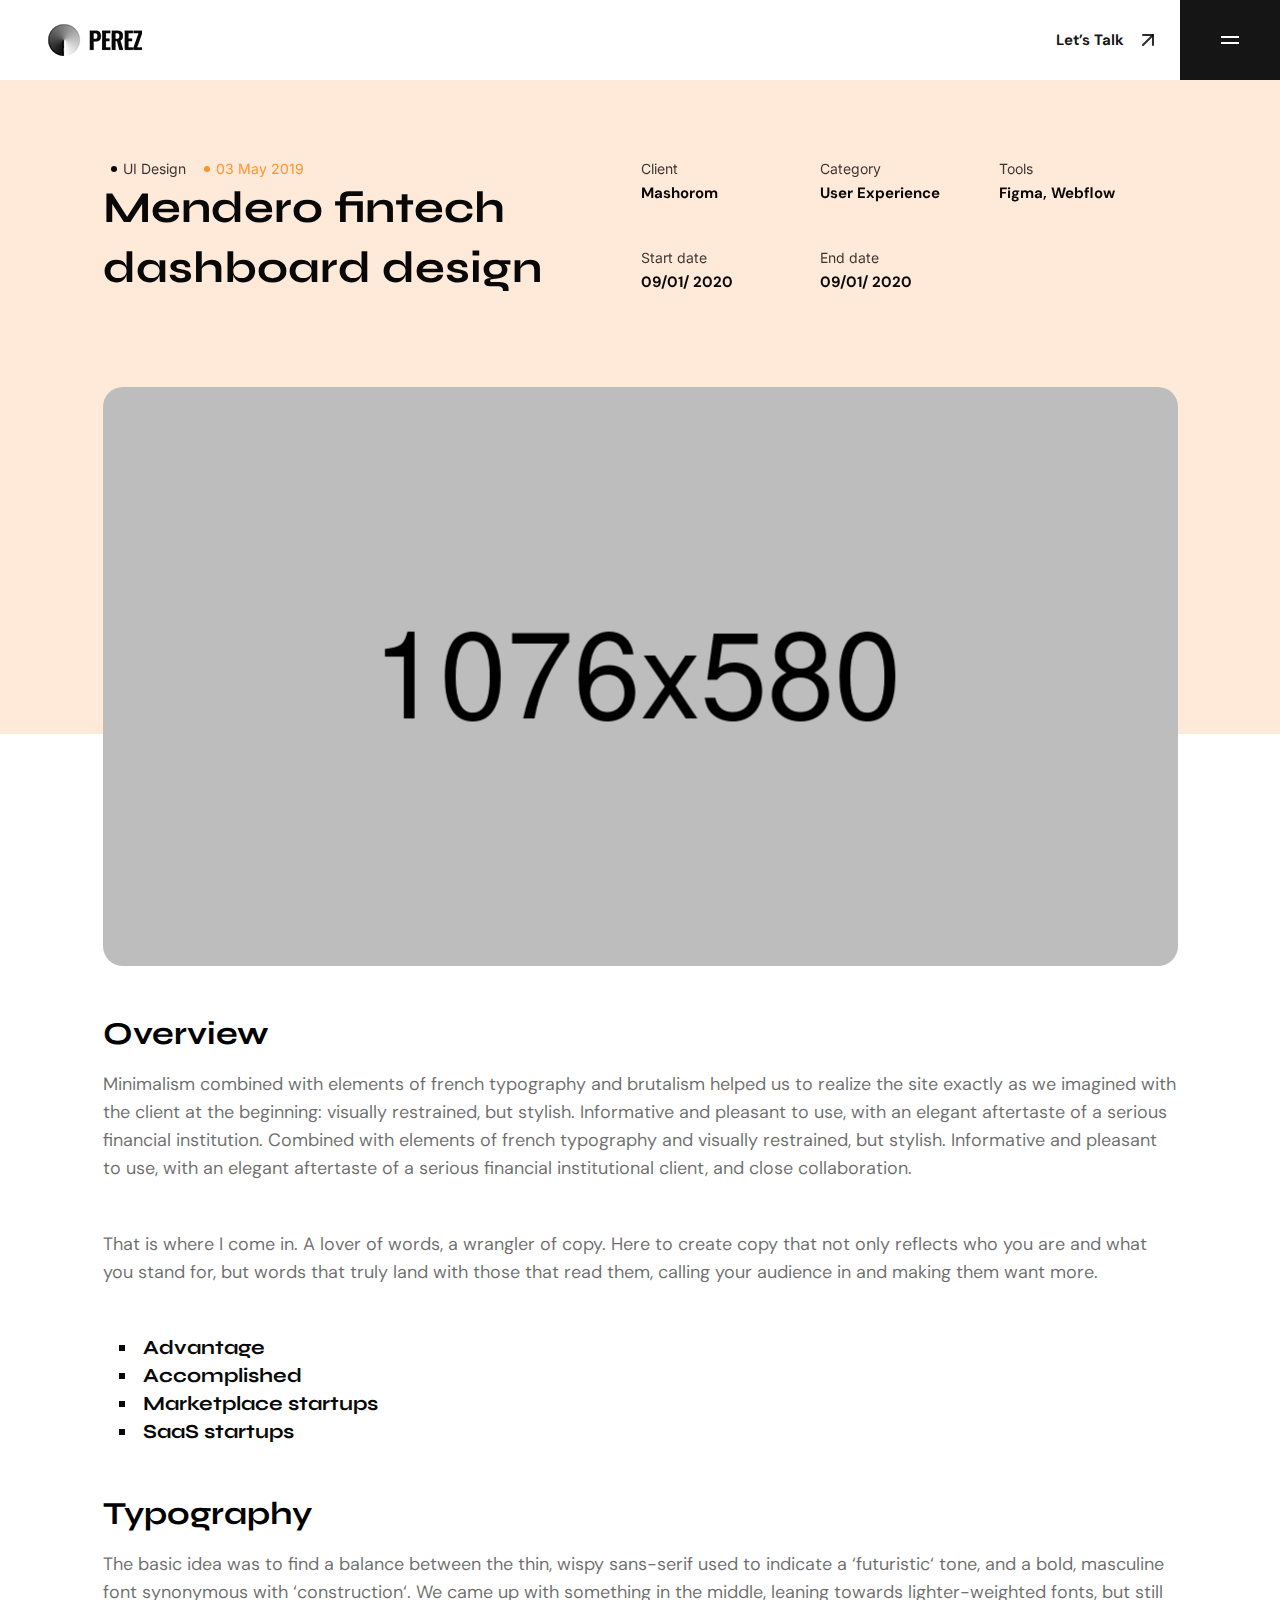
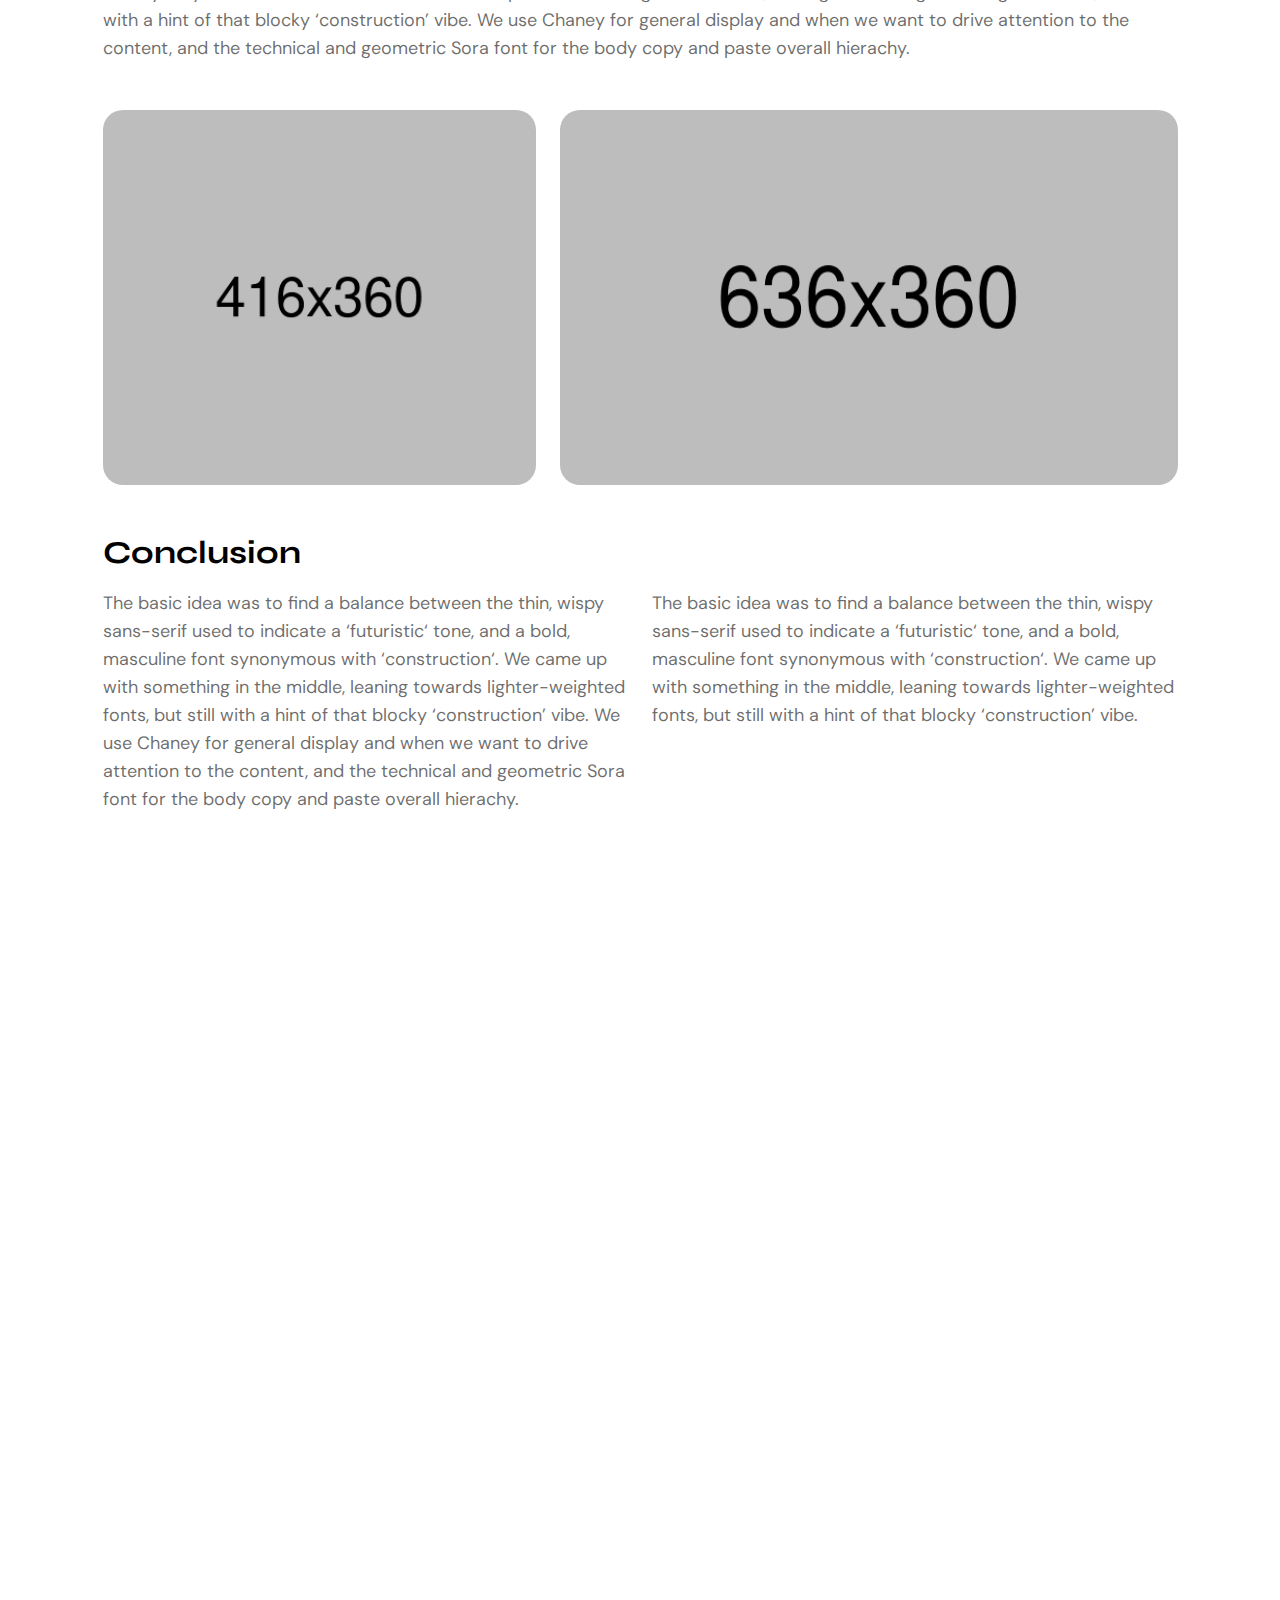
<file: project-details.html>
<!DOCTYPE html>
<html class="no-js" lang="en">

<head>
    <meta charset="utf-8" />
    <meta http-equiv="x-ua-compatible" content="ie=edge" />
    <title>My Tailwind</title>
    <meta name="AdsBot-Google" content="noindex follow" />
    <meta name="description" content="Perez - Tailwind CSS Personal Portfolio Template">
    <meta name="viewport" content="width=device-width, initial-scale=1, shrink-to-fit=no" />

    <!-- Favicon -->
    <link rel="shortcut icon" type="image/x-icon" href="assets/images/favicon.png" />

    <!-- CSS (Font, Vendor, Icon, Plugins & Style CSS files) -->

    <!-- Font CSS -->

    <link rel="preconnect" href="https://fonts.googleapis.com">
    <link rel="preconnect" href="https://fonts.gstatic.com" crossorigin>
    <link href="https://fonts.googleapis.com/css2?family=DM+Sans:ital,opsz,wght@0,9..40,100;0,9..40,200;0,9..40,300;0,9..40,400;0,9..40,500;0,9..40,600;0,9..40,700;0,9..40,800;0,9..40,900;0,9..40,1000;1,9..40,100;1,9..40,200;1,9..40,300;1,9..40,400;1,9..40,500;1,9..40,600;1,9..40,700;1,9..40,800;1,9..40,900;1,9..40,1000&family=Inter:wght@100;200;300;400;500;600;700;800;900&family=Poppins:ital,wght@0,100;0,200;0,300;0,400;0,500;0,600;0,700;0,800;0,900;1,100;1,200;1,300;1,400;1,500;1,600;1,700;1,800;1,900&family=Syne:wght@400;500;600;700;800&display=swap" rel="stylesheet">

    <!-- Plugins CSS (All Plugins Files) -->
    <link rel="stylesheet" href="assets/css/plugins/aos.css" />


    <!-- Style CSS -->
    <link rel="stylesheet" href="assets/css/style.css" />

</head>

<body>
    <div class="overflow-x-hidden">
        <!-- Header start -->

        <header id="sticky-header" class="xl:pl-12 bg-white">
            <div class="flex pl-4 xl:pl-0">

                <div class="flex-1 flex items-center justify-between">

                    <a href="index.html">
                        <img src="assets/images/logo/logo.png" alt="logo">
                    </a>

                    <!-- Link Start -->
                    <a href="contact.html" class="flex items-center flex-wrap py-[6px] px-3 text-[15px] font-bold text-active leading-none mr-2 transition-all duration-300 hover:text-orange group">Let’s
                        Talk
                        <span class="inline-block ml-3 group-hover:animate-arrow-move-up">
        <svg width="24" height="24" viewBox="0 0 24 24" fill="none" xmlns="http://www.w3.org/2000/svg">
          <path d="M7 17L17 7" stroke="currentColor" stroke-opacity="0.9" stroke-width="2" stroke-linecap="round"
            stroke-linejoin="round" />
          <path d="M7 7H17V17" stroke="currentColor" stroke-opacity="0.9" stroke-width="2" stroke-linecap="round"
            stroke-linejoin="round" />
        </svg>
      </span>
                    </a>
                    <!-- Link End -->
                </div>



                <!-- Button Start -->
                <div id="offcanvas-toggle" class="flex-none bg-active flex items-center flex-wrap justify-center py-7 px-[38px] cursor-pointer">
                    <button>
                        <svg width="24" height="24" viewBox="0 0 24 24" fill="none" xmlns="http://www.w3.org/2000/svg">
                            <rect x="3" y="8" width="18" height="2" fill="white" />
                            <rect x="3" y="14" width="18" height="2" fill="white" />
                        </svg>

                    </button>
                </div>
                <!-- Button End -->

            </div>
        </header>


        <!-- offcanvas-menu start -->
        <div id="offcanvas" class="offcanvas right-0 top-0 bottom-0 z-50 transform translate-x-full fixed h-full w-[350px] md:w-[460px] transition-all ease-in-out duration-300 bg-black-800 pl-8 flex flex-wrap flex-col justify-between">
            <!-- close button start -->

            <div>
                <div class="flex flex-wrap justify-between items-center border-b border-border-white mb-[80px]">
                    <a href="index.html">
                        <img src="assets/images/logo/offcanvas-logo.png" alt="">
                    </a>
                    <button id="offcanvas-close" class="offcanvas-close bg-primary py-7 px-[38px]" aria-label="offcanvas">
                        <svg width="24" height="24" viewBox="0 0 24 24" fill="none" xmlns="http://www.w3.org/2000/svg">
                            <path fill-rule="evenodd" clip-rule="evenodd" d="M19.2803 4.71967C19.5732 5.01256 19.5732 5.48744 19.2803 5.78033L5.78033 19.2803C5.48744 19.5732 5.01256 19.5732 4.71967 19.2803C4.42678 18.9874 4.42678 18.5126 4.71967 18.2197L18.2197 4.71967C18.5126 4.42678 18.9874 4.42678 19.2803 4.71967Z" fill="white" />
                            <path fill-rule="evenodd" clip-rule="evenodd" d="M4.71967 4.71967C5.01256 4.42678 5.48744 4.42678 5.78033 4.71967L19.2803 18.2197C19.5732 18.5126 19.5732 18.9874 19.2803 19.2803C18.9874 19.5732 18.5126 19.5732 18.2197 19.2803L4.71967 5.78033C4.42678 5.48744 4.42678 5.01256 4.71967 4.71967Z" fill="white" />
                        </svg>
                    </button>
                </div>

                <!-- close button end -->

                <!-- offcanvas-menu start -->

                <nav class="offcanvas-menu mr-[40px] flex flex-wrap flex-col justify-between">
                    <ul>
                        <li class="border-b border-border-white py-4 group">
                            <a href="index.html" class="text-white text-xl font-bold font-Syne leading-none flex flex-wrap items-center justify-between hover:text-orange transition duration-300">Home
                                <span class="inline-block group-hover:animate-arrow-move-up">
              <svg width="24" height="24" viewBox="0 0 24 24" fill="none" xmlns="http://www.w3.org/2000/svg">
                <path d="M7 17L17 7" stroke="currentColor" stroke-opacity="0.9" stroke-width="2" stroke-linecap="round"
                  stroke-linejoin="round"></path>
                <path d="M7 7H17V17" stroke="currentColor" stroke-opacity="0.9" stroke-width="2" stroke-linecap="round"
                  stroke-linejoin="round"></path>
              </svg>
            </span>
                            </a>
                        </li>
                        <li class="border-b border-border-white py-4 group">
                            <a href="about.html" class="text-white text-xl font-bold font-Syne leading-none flex flex-wrap items-center justify-between hover:text-orange transition duration-300">About
                                <span class="inline-block group-hover:animate-arrow-move-up">
              <svg width="24" height="24" viewBox="0 0 24 24" fill="none" xmlns="http://www.w3.org/2000/svg">
                <path d="M7 17L17 7" stroke="currentColor" stroke-opacity="0.9" stroke-width="2" stroke-linecap="round"
                  stroke-linejoin="round"></path>
                <path d="M7 7H17V17" stroke="currentColor" stroke-opacity="0.9" stroke-width="2" stroke-linecap="round"
                  stroke-linejoin="round"></path>
              </svg>
            </span>
                            </a>

                        </li>
                        <li class="border-b border-border-white py-4 group">
                            <a href="projects.html" class="text-white text-xl font-bold font-Syne leading-none flex flex-wrap items-center justify-between hover:text-orange transition duration-300">Project
                                <span class="inline-block group-hover:animate-arrow-move-up">
              <svg width="24" height="24" viewBox="0 0 24 24" fill="none" xmlns="http://www.w3.org/2000/svg">
                <path d="M7 17L17 7" stroke="currentColor" stroke-opacity="0.9" stroke-width="2" stroke-linecap="round"
                  stroke-linejoin="round"></path>
                <path d="M7 7H17V17" stroke="currentColor" stroke-opacity="0.9" stroke-width="2" stroke-linecap="round"
                  stroke-linejoin="round"></path>
              </svg>
            </span>
                            </a>
                        </li>
                        <li class="border-b border-border-white py-4 group">
                            <a href="project-details.html" class="text-white text-xl font-bold font-Syne leading-none flex flex-wrap items-center justify-between hover:text-orange transition duration-300">Project details
                                <span class="inline-block group-hover:animate-arrow-move-up">
              <svg width="24" height="24" viewBox="0 0 24 24" fill="none" xmlns="http://www.w3.org/2000/svg">
                <path d="M7 17L17 7" stroke="currentColor" stroke-opacity="0.9" stroke-width="2" stroke-linecap="round"
                  stroke-linejoin="round"></path>
                <path d="M7 7H17V17" stroke="currentColor" stroke-opacity="0.9" stroke-width="2" stroke-linecap="round"
                  stroke-linejoin="round"></path>
              </svg>
            </span>
                            </a>
                        </li>
                        <li class="border-b border-border-white py-4 group">
                            <a href="blog.html" class="text-white text-xl font-bold font-Syne leading-none flex flex-wrap items-center justify-between hover:text-orange transition duration-300">Blog
                                <span class="inline-block group-hover:animate-arrow-move-up">
              <svg width="24" height="24" viewBox="0 0 24 24" fill="none" xmlns="http://www.w3.org/2000/svg">
                <path d="M7 17L17 7" stroke="currentColor" stroke-opacity="0.9" stroke-width="2" stroke-linecap="round"
                  stroke-linejoin="round"></path>
                <path d="M7 7H17V17" stroke="currentColor" stroke-opacity="0.9" stroke-width="2" stroke-linecap="round"
                  stroke-linejoin="round"></path>
              </svg>
            </span>
                            </a>
                        </li>
                        <li class="border-b border-border-white py-4 group">
                            <a href="blog-details.html" class="text-white text-xl font-bold font-Syne leading-none flex flex-wrap items-center justify-between hover:text-orange transition duration-300">Blog Details
                                <span class="inline-block group-hover:animate-arrow-move-up">
              <svg width="24" height="24" viewBox="0 0 24 24" fill="none" xmlns="http://www.w3.org/2000/svg">
                <path d="M7 17L17 7" stroke="currentColor" stroke-opacity="0.9" stroke-width="2" stroke-linecap="round"
                  stroke-linejoin="round"></path>
                <path d="M7 7H17V17" stroke="currentColor" stroke-opacity="0.9" stroke-width="2" stroke-linecap="round"
                  stroke-linejoin="round"></path>
              </svg>
            </span>
                            </a>
                        </li>

                        <li class="border-b border-border-white py-4 group">
                            <a href="contact.html" class="text-white text-xl font-bold font-Syne leading-none flex flex-wrap items-center justify-between hover:text-orange transition duration-300">Contact
                                <span class="inline-block group-hover:animate-arrow-move-up">
              <svg width="24" height="24" viewBox="0 0 24 24" fill="none" xmlns="http://www.w3.org/2000/svg">
                <path d="M7 17L17 7" stroke="currentColor" stroke-opacity="0.9" stroke-width="2" stroke-linecap="round"
                  stroke-linejoin="round"></path>
                <path d="M7 7H17V17" stroke="currentColor" stroke-opacity="0.9" stroke-width="2" stroke-linecap="round"
                  stroke-linejoin="round"></path>
              </svg>
            </span>
                            </a>
                        </li>

                    </ul>
                </nav>

            </div>


            <nav class="pb-10">
                <ul class="flex flex-wrap gap-x-4 items-center">
                    <li><a href="#" class="text-white transition-all duration-300 hover:text-orange">
                            <svg width="24" height="24" viewBox="0 0 24 24" fill="none" xmlns="http://www.w3.org/2000/svg">
                                <path d="M7.443 5.3501C8.082 5.3501 8.673 5.4001 9.213 5.5481C9.754 5.6471 10.197 5.8451 10.59 6.0921C10.984 6.3401 11.279 6.6861 11.475 7.1311C11.672 7.5761 11.771 8.1211 11.771 8.7141C11.771 9.4071 11.623 10.0001 11.279 10.4451C10.984 10.8911 10.492 11.2861 9.902 11.5831C10.738 11.8311 11.377 12.2761 11.771 12.8701C12.164 13.4631 12.41 14.2051 12.41 15.0461C12.41 15.7391 12.262 16.3321 12.016 16.8271C11.771 17.3221 11.377 17.7671 10.934 18.0641C10.4528 18.3824 9.92083 18.6164 9.361 18.7561C8.771 18.9051 8.181 19.0041 7.591 19.0041H1V5.3501H7.443ZM7.049 10.8901C7.59 10.8901 8.033 10.7421 8.377 10.4951C8.721 10.2481 8.869 9.8021 8.869 9.2581C8.869 8.9611 8.819 8.6651 8.721 8.4671C8.623 8.2691 8.475 8.1201 8.279 7.9721C8.082 7.8731 7.885 7.7741 7.639 7.7251C7.393 7.6751 7.148 7.6751 6.852 7.6751H4V10.8911H7.05L7.049 10.8901ZM7.197 16.7281C7.492 16.7281 7.787 16.6781 8.033 16.6291C8.279 16.5791 8.525 16.4811 8.721 16.3321C8.92138 16.1873 9.08903 16.002 9.213 15.7881C9.311 15.5411 9.41 15.2441 9.41 14.8981C9.41 14.2051 9.213 13.7111 8.82 13.3641C8.426 13.0671 7.885 12.9191 7.246 12.9191H4V16.7291L7.197 16.7281ZM16.689 16.6781C17.082 17.0741 17.672 17.2721 18.459 17.2721C19 17.2721 19.492 17.1241 19.885 16.8771C20.279 16.5801 20.525 16.2831 20.623 15.9871H23.033C22.639 17.1731 22.049 18.0141 21.263 18.5591C20.475 19.0531 19.541 19.3501 18.41 19.3501C17.6864 19.3523 16.9688 19.218 16.295 18.9541C15.6887 18.7267 15.148 18.353 14.721 17.8661C14.2643 17.4107 13.9267 16.8498 13.738 16.2331C13.492 15.5901 13.393 14.8981 13.393 14.1061C13.393 13.3641 13.492 12.6721 13.738 12.0281C13.9749 11.4085 14.3252 10.8384 14.771 10.3471C15.2201 9.88594 15.7543 9.51613 16.344 9.2581C17.0007 8.99416 17.7022 8.85969 18.41 8.8621C19.246 8.8621 19.984 9.0111 20.623 9.3571C21.263 9.7031 21.754 10.0991 22.147 10.6931C22.541 11.2371 22.837 11.8801 23.033 12.5731C23.131 13.2651 23.18 13.9581 23.131 14.7491H16C16 15.5411 16.295 16.2831 16.689 16.6791V16.6781ZM19.787 11.4841C19.443 11.1381 18.902 10.9401 18.262 10.9401C17.82 10.9401 17.475 11.0401 17.18 11.1881C16.885 11.3361 16.689 11.5341 16.492 11.7321C16.311 11.9234 16.1912 12.1643 16.148 12.4241C16.098 12.6721 16.049 12.8701 16.049 13.0671H20.475C20.377 12.3251 20.131 11.8311 19.787 11.4841ZM15.459 6.2901H20.967V7.6261H15.46V6.2901H15.459Z" fill="currentColor" fill-opacity="0.9"></path>
                            </svg>

                        </a></li>
                    <li><a href="#" class="text-white transition-all duration-300 hover:text-orange"><svg width="24" height="24" viewBox="0 0 24 24" fill="none" xmlns="http://www.w3.org/2000/svg">
                                <path d="M6.94043 5.00002C6.94017 5.53046 6.7292 6.03906 6.35394 6.41394C5.97868 6.78883 5.46986 6.99929 4.93943 6.99902C4.409 6.99876 3.90039 6.78779 3.52551 6.41253C3.15062 6.03727 2.94016 5.52846 2.94043 4.99802C2.9407 4.46759 3.15166 3.95899 3.52692 3.5841C3.90218 3.20922 4.411 2.99876 4.94143 2.99902C5.47186 2.99929 5.98047 3.21026 6.35535 3.58552C6.73024 3.96078 6.9407 4.46959 6.94043 5.00002ZM7.00043 8.48002H3.00043V21H7.00043V8.48002ZM13.3204 8.48002H9.34043V21H13.2804V14.43C13.2804 10.77 18.0504 10.43 18.0504 14.43V21H22.0004V13.07C22.0004 6.90002 14.9404 7.13002 13.2804 10.16L13.3204 8.48002Z" fill="currentColor" fill-opacity="0.9"></path>
                            </svg>
                        </a></li>
                    <li><a href="#" class="text-white transition-all duration-300 hover:text-orange"><svg width="24" height="24" viewBox="0 0 24 24" fill="none" xmlns="http://www.w3.org/2000/svg">
                                <path d="M19.989 11.572C19.907 9.99792 19.3596 8.4836 18.416 7.221C18.1285 7.53061 17.8212 7.82123 17.496 8.091C16.4969 8.92086 15.3805 9.5982 14.183 10.101C14.35 10.451 14.503 10.79 14.638 11.11V11.113C14.665 11.174 14.688 11.231 14.732 11.342L14.749 11.382C16.262 11.212 17.858 11.275 19.405 11.485C19.611 11.512 19.805 11.541 19.989 11.572ZM10.604 4.122C11.5786 5.49516 12.4772 6.92062 13.296 8.392C14.519 7.91 15.53 7.302 16.344 6.625C16.674 6.351 16.938 6.093 17.14 5.87C15.701 4.65972 13.8803 3.99733 12 4C11.524 4 11.058 4.042 10.604 4.121V4.122ZM4.253 9.997C4.93423 9.97981 5.61464 9.93878 6.293 9.874C7.93264 9.72734 9.55828 9.4525 11.155 9.052C10.3205 7.60221 9.41956 6.19171 8.455 4.825C7.42472 5.3354 6.51626 6.06141 5.79124 6.95379C5.06623 7.84617 4.54162 8.88404 4.253 9.997ZM5.783 17.035C6.25195 16.3575 6.77894 15.7221 7.358 15.136C8.812 13.646 10.528 12.486 12.514 11.846L12.576 11.828C12.411 11.464 12.256 11.139 12.1 10.833C10.264 11.368 8.33 11.702 6.403 11.875C5.463 11.96 4.62 11.997 4 12.003C3.99815 13.8356 4.62722 15.6128 5.783 17.035ZM15.004 19.415C14.6184 17.4703 14.0725 15.5607 13.372 13.706C11.372 14.433 9.776 15.496 8.543 16.764C8.0454 17.2664 7.60382 17.8213 7.226 18.419C8.60481 19.4478 10.2797 20.0025 12 20C13.0299 20.0015 14.0504 19.8035 15.005 19.417L15.004 19.415ZM16.878 18.34C18.4393 17.1398 19.5028 15.4057 19.865 13.47C19.525 13.385 19.094 13.3 18.62 13.234C17.5661 13.0823 16.4968 13.0712 15.44 13.201C16.035 14.8799 16.5154 16.5961 16.878 18.34ZM12 22C6.477 22 2 17.523 2 12C2 6.477 6.477 2 12 2C17.523 2 22 6.477 22 12C22 17.523 17.523 22 12 22Z" fill="currentColor" fill-opacity="0.9"></path>
                            </svg>
                        </a></li>
                    <li><a href="#" class="text-white transition-all duration-300 hover:text-orange"><svg width="24" height="24" viewBox="0 0 24 24" fill="none" xmlns="http://www.w3.org/2000/svg">
                                <path d="M12.001 2C6.47598 2 2.00098 6.475 2.00098 12C1.99977 14.0992 2.65958 16.1454 3.88679 17.8484C5.114 19.5515 6.84631 20.8249 8.83798 21.488C9.33798 21.575 9.52598 21.275 9.52598 21.012C9.52598 20.775 9.51298 19.988 9.51298 19.15C7.00098 19.613 6.35098 18.538 6.15098 17.975C6.03798 17.687 5.55098 16.8 5.12598 16.562C4.77598 16.375 4.27598 15.912 5.11298 15.9C5.90098 15.887 6.46298 16.625 6.65098 16.925C7.55098 18.437 8.98798 18.012 9.56298 17.75C9.65098 17.1 9.91298 16.663 10.201 16.413C7.97598 16.163 5.65098 15.3 5.65098 11.475C5.65098 10.387 6.03798 9.488 6.67598 8.788C6.57598 8.538 6.22598 7.513 6.77598 6.138C6.77598 6.138 7.61298 5.875 9.52598 7.162C10.3401 6.9364 11.1812 6.82302 12.026 6.825C12.876 6.825 13.726 6.937 14.526 7.162C16.439 5.862 17.276 6.138 17.276 6.138C17.826 7.513 17.476 8.538 17.376 8.788C18.013 9.488 18.401 10.375 18.401 11.475C18.401 15.313 16.064 16.163 13.839 16.413C14.201 16.725 14.514 17.325 14.514 18.263C14.514 19.6 14.501 20.675 14.501 21.013C14.501 21.275 14.689 21.587 15.189 21.487C17.1738 20.8166 18.8985 19.5408 20.1203 17.8389C21.3421 16.1371 21.9995 14.095 22 12C22 6.475 17.525 2 12 2H12.001Z" fill="currentColor" fill-opacity="0.9"></path>
                            </svg>
                        </a></li>

                </ul>
            </nav>
        </div>
        <!-- offcanvas-menu end -->

        <!-- Header end -->

        <!-- Hero Section Start -->
        <section class="bg-secondary pt-20">
            <div class="max-w-[1075px] mx-auto px-4 xl:px-0" data-aos="flip-down" data-aos-delay="300">
                <div class="grid grid-cols-1 lg:grid-cols-2 pb-12">
                    <div class="mb-10">
                        <ul class="flex flex-wrap text-sm font-normal font-Inter leading-tight">
                            <li class="relative z-[1] before:rounded-full before:bg-black-800 before:block before:absolute before:top-[50%] before:translate-y-[-50%] before:left-[8px] before:-z-[1] before:w-[6px] before:h-[6px] pl-[20px]">
                                <a class="text-black-text-800" href="#">UI Design</a>
                            </li>
                            <li class="relative z-[1] before:rounded-full before:bg-orange before:block before:absolute before:top-[50%] before:translate-y-[-50%] before:left-[8px] before:-z-[1] before:w-[6px] before:h-[6px] pl-[20px] ml-[10px]">
                                <a class="text-orange" href="#">03 May 2019</a>
                            </li>

                        </ul>

                        <h4 class="text-black-800 font-bold font-Syne leading-snug text-[32px] lg:text-[44px]">
                            Mendero fintech dashboard design
                        </h4>
                    </div>
                    <ul class="flex flex-wrap gap-y-6 lg:gap-y-0">
                        <li class="flex flex-wrap flex-col gap-2 w-3/6 sm:w-1/3">
                            <span
                                class="text-black-text-800 text-sm font-normal font-Inter leading-tight">Client</span>
                            <h2 class="text-black-800 text-[15px] font-bold font-sans leading-none">Mashorom</h2>
                        </li>
                        <li class="flex flex-wrap flex-col gap-2 w-3/6 sm:w-1/3">
                            <span
                                class="text-black-text-800 text-sm font-normal font-Inter leading-tight">Category</span>
                            <h4 class="text-black-800 text-[15px] font-bold font-sans leading-none">User Experience
                            </h4>
                        </li>
                        <li class="flex flex-wrap flex-col gap-2 w-3/6 sm:w-1/3">
                            <span
                                class="text-black-text-800 text-sm font-normal font-Inter leading-tight">Tools</span>
                            <h4 class="text-black-800 text-[15px] font-bold font-sans leading-none">Figma, Webflow
                            </h4>
                        </li>
                        <li class="flex flex-wrap flex-col gap-2 w-3/6 sm:w-1/3">
                            <span class="text-black-text-800 text-sm font-normal font-Inter leading-tight">Start
                                date</span>
                            <h4 class="text-black-800 text-[15px] font-bold font-sans leading-none">09/01/ 2020</h4>
                        </li>
                        <li class="flex flex-wrap flex-col gap-2 w-3/6 sm:w-1/3">
                            <span class="text-black-text-800 text-sm font-normal font-Inter leading-tight">End
                                date</span>
                            <h4 class="text-black-800 text-[15px] font-bold font-sans leading-none">09/01/ 2020</h4>
                        </li>
                    </ul>
                </div>
                <div class="grid grid-cols-1 mb-12">
                    <img class="w-full rounded-[20px]" src="assets/images/blog-details/banner.png" alt="banner">
                </div>
            </div>
        </section>
        <!-- Hero Section End -->


        <section class="bg-white pb-[120px] mt-[-130px] pt-[130px] md:mt-[-280px] md:pt-[280px]">
            <div class="max-w-[1075px] mx-auto px-4 xl:px-0">
                <div class="grid grid-cols-1">

                    <h3 class="text-[32px] font-bold font-Syne leading-10 mb-4">Overview</h3>
                    <p class="paragraph mb-12">Minimalism combined with elements of french typography and brutalism
                        helped us to realize the
                        site exactly as we imagined with the client at the beginning: visually restrained, but
                        stylish.
                        Informative and pleasant to use, with an elegant aftertaste of a serious financial
                        institution.
                        Combined with elements of french typography and visually restrained, but stylish.
                        Informative
                        and pleasant to use, with an elegant aftertaste of a serious financial institutional client,
                        and
                        close collaboration.</p>
                    <p class="paragraph mb-12">That is where I come in. A lover of words, a wrangler of copy. Here
                        to
                        create copy that not only
                        reflects who you are and what you stand for, but words that truly land with those that read
                        them, calling your audience in and making them want more.</p>
                    <ul class="text-black-800 text-xl font-bold font-Syne mb-12">
                        <li class="relative z-[1] before:bg-black-800 before:block before:absolute before:top-[50%] before:translate-y-[-50%] before:left-4 before:-z-[1] before:w-[6px] before:h-[6px] pl-10">
                            Advantage</li>
                        <li class="relative z-[1] before:bg-black-800 before:block before:absolute before:top-[50%] before:translate-y-[-50%] before:left-4 before:-z-[1] before:w-[6px] before:h-[6px] pl-10">
                            Accomplished</li>
                        <li class="relative z-[1] before:bg-black-800 before:block before:absolute before:top-[50%] before:translate-y-[-50%] before:left-4 before:-z-[1] before:w-[6px] before:h-[6px] pl-10">
                            Marketplace startups</li>
                        <li class="relative z-[1] before:bg-black-800 before:block before:absolute before:top-[50%] before:translate-y-[-50%] before:left-4 before:-z-[1] before:w-[6px] before:h-[6px] pl-10">
                            SaaS startups</li>
                    </ul>

                    <h3 class="text-[32px] font-bold font-Syne leading-10 mb-4">Typography</h3>
                    <p class="paragraph mb-12">
                        The basic idea was to find a balance between the thin, wispy sans-serif used to indicate a
                        ‘futuristic‘ tone, and a bold, masculine font synonymous with ‘construction‘. We came up
                        with
                        something in the middle, leaning towards lighter-weighted fonts, but still with a hint of
                        that
                        blocky ‘construction’ vibe. We use Chaney for general display and when we want to drive
                        attention to the content, and the technical and geometric Sora font for the body copy and
                        paste
                        overall hierachy.
                    </p>

                </div>
                <div class="grid grid-cols-12 gap-6 mb-12">
                    <div class="col-span-12 sm:col-span-5">
                        <img class="w-full h-full rounded-[20px]" src="assets/images/blog-details/post1.png" alt="post image">
                    </div>
                    <div class="col-span-12 sm:col-span-7">
                        <img class="w-full h-full rounded-[20px]" src="assets/images/blog-details/post2.png" alt="post image">
                    </div>
                </div>

                <div class="grid grid-cols-1">
                    <h3 class="text-[32px] font-bold font-Syne leading-10 mb-4">Conclusion</h3>
                </div>

                <div class="grid grid-cols-1 lg:grid-cols-2 gap-6">
                    <p class="paragraph">The basic idea was to find a balance between the thin, wispy sans-serif
                        used to indicate a ‘futuristic‘ tone, and a bold, masculine font synonymous with ‘construction‘.
                        We came up with something in the middle, leaning towards lighter-weighted fonts, but still with
                        a hint of that blocky ‘construction’ vibe. We use Chaney for general display and when we want to
                        drive attention to the content, and the technical and geometric Sora font for the body copy and
                        paste overall hierachy.</p>
                    <p class="paragraph">
                        The basic idea was to find a balance between the thin, wispy sans-serif used to indicate a
                        ‘futuristic‘ tone, and a bold, masculine font synonymous with ‘construction‘. We came up with
                        something in the middle, leaning towards lighter-weighted fonts, but still with a hint of that
                        blocky ‘construction’ vibe.
                    </p>
                </div>
            </div>
        </section>

        <!-- Project Section Start -->
        <section class="bg-white pb-[120px]">
            <div class="container">
                <div class="grid grid-cols-12 gap-6">
                    <div class="col-span-12" data-aos="flip-down">
                        <div class="font-bold font-Syne text-center leading-none flex flex-wrap flex-col gap-y-2 mb-10">
                            <span class="text-orange text-xl">Portfolio</span>
                            <h3 class="text-black-800 text-4xl lg:text-5xl xl:text-[64px] tracking-[-1.5px]">
                                Related <span
                                    class="relative z-[1] before:rounded-full before:bg-primary before:block before:absolute before:top-[8px] before:left-[32px] before:-z-[1] before:w-[36px] lg:before:w-[48px] xl:before:w-[64px] before:h-[36px] lg:before:h-[48px] xl:before:h-[64px]">wo</span>rk
                            </h3>
                        </div>
                    </div>

                    <div class="col-span-12 md:col-span-6" data-aos="flip-down">
                        <div class="rounded-[20px] overflow-hidden mb-6">
                            <img src="assets/images/projects/project3.png" alt="project1">
                        </div>
                        <div class="flex flex-wrap flex-col gap-3">
                            <div class="flex flex-wrap gap-2">
                                <a class="text-xs text-black-text-800 uppercase font-medium font-Inter leading-none py-[6px] px-4 rounded-[40px] border border-black-text-400 transition-all hover:bg-active hover:border-active hover:text-white" href="projects.html">APP</a>
                                <a class="text-xs text-black-text-800 uppercase font-medium font-Inter leading-none py-[6px] px-4 rounded-[40px] border border-black-text-400 transition-all hover:bg-active hover:border-active hover:text-white" href="projects.html">DEVELOPMENT</a>

                            </div>
                            <div class="flex flex-wrap items-center justify-between text-black-800 hover:text-orange group">
                                <h4 class="font-bold font-Syne text-center leading-10 text-[17px] sm:text-[20px] xl:text-[24px] 2xl:text-[28px] capitalize">
                                    <a class="transition-all" href="project-details.html">Basinik Finance App</a>
                                </h4>
                                <a href="project-details.html" class="group-hover:animate-arrow-move-up">
                                    <svg width="40" height="40" viewBox="0 0 40 40" fill="none" xmlns="http://www.w3.org/2000/svg">
                                        <path fill-rule="evenodd" clip-rule="evenodd" d="M30.8839 9.11612C31.372 9.60427 31.372 10.3957 30.8839 10.8839L10.8839 30.8839C10.3957 31.372 9.60427 31.372 9.11612 30.8839C8.62796 30.3957 8.62796 29.6043 9.11612 29.1161L29.1161 9.11612C29.6043 8.62796 30.3957 8.62796 30.8839 9.11612Z" fill="currentColor" fill-opacity="0.9"></path>
                                        <path fill-rule="evenodd" clip-rule="evenodd" d="M12.5 10C12.5 9.30964 13.0596 8.75 13.75 8.75H30C30.6904 8.75 31.25 9.30964 31.25 10V26.25C31.25 26.9404 30.6904 27.5 30 27.5C29.3096 27.5 28.75 26.9404 28.75 26.25V11.25H13.75C13.0596 11.25 12.5 10.6904 12.5 10Z" fill="currentColor" fill-opacity="0.9"></path>
                                    </svg>

                                </a>
                            </div>
                        </div>
                    </div>

                    <div class="col-span-12 md:col-span-6" data-aos="flip-down" data-aos-delay="300">
                        <div class="rounded-[20px] overflow-hidden mb-6">
                            <img src="assets/images/projects/project4.png" alt="project1">
                        </div>
                        <div class="flex flex-wrap flex-col gap-3">
                            <div class="flex flex-wrap gap-2">
                                <a class="text-xs text-black-text-800 uppercase font-medium font-Inter leading-none py-[6px] px-4 rounded-[40px] border border-black-text-400 transition-all hover:bg-active hover:border-active hover:text-white" href="projects.html">APP</a>
                                <a class="text-xs text-black-text-800 uppercase font-medium font-Inter leading-none py-[6px] px-4 rounded-[40px] border border-black-text-400 transition-all hover:bg-active hover:border-active hover:text-white" href="projects.html">DEVELOPMENT</a>

                            </div>
                            <div class="flex flex-wrap items-center justify-between text-black-800 hover:text-orange group">
                                <h4 class="font-bold font-Syne text-center leading-10 text-[17px] sm:text-[20px] xl:text-[24px] 2xl:text-[28px] capitalize">
                                    <a class="transition-all" href="project-details.html">Oxilex Dashboard design</a>
                                </h4>
                                <a href="project-details.html" class="group-hover:animate-arrow-move-up">
                                    <svg width="40" height="40" viewBox="0 0 40 40" fill="none" xmlns="http://www.w3.org/2000/svg">
                                        <path fill-rule="evenodd" clip-rule="evenodd" d="M30.8839 9.11612C31.372 9.60427 31.372 10.3957 30.8839 10.8839L10.8839 30.8839C10.3957 31.372 9.60427 31.372 9.11612 30.8839C8.62796 30.3957 8.62796 29.6043 9.11612 29.1161L29.1161 9.11612C29.6043 8.62796 30.3957 8.62796 30.8839 9.11612Z" fill="currentColor" fill-opacity="0.9"></path>
                                        <path fill-rule="evenodd" clip-rule="evenodd" d="M12.5 10C12.5 9.30964 13.0596 8.75 13.75 8.75H30C30.6904 8.75 31.25 9.30964 31.25 10V26.25C31.25 26.9404 30.6904 27.5 30 27.5C29.3096 27.5 28.75 26.9404 28.75 26.25V11.25H13.75C13.0596 11.25 12.5 10.6904 12.5 10Z" fill="currentColor" fill-opacity="0.9"></path>
                                    </svg>

                                </a>
                            </div>
                        </div>
                    </div>
                </div>
            </div>
        </section>
        <!-- Project Section End -->


        <!-- Footer Start -->
        <footer class="footer bg-black-800 pt-[80px] lg:pt-[100px] xl:pt-[120px] pb-[60px]">
            <div class="container">
                <div class="overflow-x-hidden" data-aos="flip-down">
                    <div class="grid md:grid-cols-2 lg:grid-cols-3 gap-5 lg:gap-6">
                        <div class="pt-12">
                            <h3 class="text-white font-Syne font-bold text-4xl lg:text-5xl xl:text-[64px] tracking-[-1.5px]"><span
                    class="relative z-[1] before:rounded-full before:bg-primary before:block before:absolute before:top-[8px] before:left-[0] before:-z-[1] before:w-[36px] lg:before:w-[48px] xl:before:w-[60px] before:h-[36px] lg:before:h-[48px] xl:before:h-[60px]">Le</span>
                                t’s work together</h3>
                            <div class="flex flex-wrap items-center mt-10">
                                <span class="text-xl font-bold font-Syne text-white">Based in Germany |</span>
                                <div class="ml-5 md:ml-[5px] lg:ml-0 xl:ml-[16px] 2xl:ml-5">
                                    <ul class="flex flex-wrap gap-x-4 items-center">
                                        <li><a href="#" class="text-white hover:text-orange">
                                                <svg width="24" height="24" viewBox="0 0 24 24" fill="none" xmlns="http://www.w3.org/2000/svg">
                                                    <path d="M7.443 5.3501C8.082 5.3501 8.673 5.4001 9.213 5.5481C9.754 5.6471 10.197 5.8451 10.59 6.0921C10.984 6.3401 11.279 6.6861 11.475 7.1311C11.672 7.5761 11.771 8.1211 11.771 8.7141C11.771 9.4071 11.623 10.0001 11.279 10.4451C10.984 10.8911 10.492 11.2861 9.902 11.5831C10.738 11.8311 11.377 12.2761 11.771 12.8701C12.164 13.4631 12.41 14.2051 12.41 15.0461C12.41 15.7391 12.262 16.3321 12.016 16.8271C11.771 17.3221 11.377 17.7671 10.934 18.0641C10.4528 18.3824 9.92083 18.6164 9.361 18.7561C8.771 18.9051 8.181 19.0041 7.591 19.0041H1V5.3501H7.443ZM7.049 10.8901C7.59 10.8901 8.033 10.7421 8.377 10.4951C8.721 10.2481 8.869 9.8021 8.869 9.2581C8.869 8.9611 8.819 8.6651 8.721 8.4671C8.623 8.2691 8.475 8.1201 8.279 7.9721C8.082 7.8731 7.885 7.7741 7.639 7.7251C7.393 7.6751 7.148 7.6751 6.852 7.6751H4V10.8911H7.05L7.049 10.8901ZM7.197 16.7281C7.492 16.7281 7.787 16.6781 8.033 16.6291C8.279 16.5791 8.525 16.4811 8.721 16.3321C8.92138 16.1873 9.08903 16.002 9.213 15.7881C9.311 15.5411 9.41 15.2441 9.41 14.8981C9.41 14.2051 9.213 13.7111 8.82 13.3641C8.426 13.0671 7.885 12.9191 7.246 12.9191H4V16.7291L7.197 16.7281ZM16.689 16.6781C17.082 17.0741 17.672 17.2721 18.459 17.2721C19 17.2721 19.492 17.1241 19.885 16.8771C20.279 16.5801 20.525 16.2831 20.623 15.9871H23.033C22.639 17.1731 22.049 18.0141 21.263 18.5591C20.475 19.0531 19.541 19.3501 18.41 19.3501C17.6864 19.3523 16.9688 19.218 16.295 18.9541C15.6887 18.7267 15.148 18.353 14.721 17.8661C14.2643 17.4107 13.9267 16.8498 13.738 16.2331C13.492 15.5901 13.393 14.8981 13.393 14.1061C13.393 13.3641 13.492 12.6721 13.738 12.0281C13.9749 11.4085 14.3252 10.8384 14.771 10.3471C15.2201 9.88594 15.7543 9.51613 16.344 9.2581C17.0007 8.99416 17.7022 8.85969 18.41 8.8621C19.246 8.8621 19.984 9.0111 20.623 9.3571C21.263 9.7031 21.754 10.0991 22.147 10.6931C22.541 11.2371 22.837 11.8801 23.033 12.5731C23.131 13.2651 23.18 13.9581 23.131 14.7491H16C16 15.5411 16.295 16.2831 16.689 16.6791V16.6781ZM19.787 11.4841C19.443 11.1381 18.902 10.9401 18.262 10.9401C17.82 10.9401 17.475 11.0401 17.18 11.1881C16.885 11.3361 16.689 11.5341 16.492 11.7321C16.311 11.9234 16.1912 12.1643 16.148 12.4241C16.098 12.6721 16.049 12.8701 16.049 13.0671H20.475C20.377 12.3251 20.131 11.8311 19.787 11.4841ZM15.459 6.2901H20.967V7.6261H15.46V6.2901H15.459Z" fill="currentColor" fill-opacity="0.9"></path>
                                                </svg>

                                            </a></li>
                                        <li><a href="#" class="text-white hover:text-orange"><svg width="24" height="24" viewBox="0 0 24 24" fill="none" xmlns="http://www.w3.org/2000/svg">
                                                    <path d="M6.94043 5.00002C6.94017 5.53046 6.7292 6.03906 6.35394 6.41394C5.97868 6.78883 5.46986 6.99929 4.93943 6.99902C4.409 6.99876 3.90039 6.78779 3.52551 6.41253C3.15062 6.03727 2.94016 5.52846 2.94043 4.99802C2.9407 4.46759 3.15166 3.95899 3.52692 3.5841C3.90218 3.20922 4.411 2.99876 4.94143 2.99902C5.47186 2.99929 5.98047 3.21026 6.35535 3.58552C6.73024 3.96078 6.9407 4.46959 6.94043 5.00002ZM7.00043 8.48002H3.00043V21H7.00043V8.48002ZM13.3204 8.48002H9.34043V21H13.2804V14.43C13.2804 10.77 18.0504 10.43 18.0504 14.43V21H22.0004V13.07C22.0004 6.90002 14.9404 7.13002 13.2804 10.16L13.3204 8.48002Z" fill="currentColor" fill-opacity="0.9"></path>
                                                </svg>
                                            </a></li>
                                        <li><a href="#" class="text-white hover:text-orange"><svg width="24" height="24" viewBox="0 0 24 24" fill="none" xmlns="http://www.w3.org/2000/svg">
                                                    <path d="M19.989 11.572C19.907 9.99792 19.3596 8.4836 18.416 7.221C18.1285 7.53061 17.8212 7.82123 17.496 8.091C16.4969 8.92086 15.3805 9.5982 14.183 10.101C14.35 10.451 14.503 10.79 14.638 11.11V11.113C14.665 11.174 14.688 11.231 14.732 11.342L14.749 11.382C16.262 11.212 17.858 11.275 19.405 11.485C19.611 11.512 19.805 11.541 19.989 11.572ZM10.604 4.122C11.5786 5.49516 12.4772 6.92062 13.296 8.392C14.519 7.91 15.53 7.302 16.344 6.625C16.674 6.351 16.938 6.093 17.14 5.87C15.701 4.65972 13.8803 3.99733 12 4C11.524 4 11.058 4.042 10.604 4.121V4.122ZM4.253 9.997C4.93423 9.97981 5.61464 9.93878 6.293 9.874C7.93264 9.72734 9.55828 9.4525 11.155 9.052C10.3205 7.60221 9.41956 6.19171 8.455 4.825C7.42472 5.3354 6.51626 6.06141 5.79124 6.95379C5.06623 7.84617 4.54162 8.88404 4.253 9.997ZM5.783 17.035C6.25195 16.3575 6.77894 15.7221 7.358 15.136C8.812 13.646 10.528 12.486 12.514 11.846L12.576 11.828C12.411 11.464 12.256 11.139 12.1 10.833C10.264 11.368 8.33 11.702 6.403 11.875C5.463 11.96 4.62 11.997 4 12.003C3.99815 13.8356 4.62722 15.6128 5.783 17.035ZM15.004 19.415C14.6184 17.4703 14.0725 15.5607 13.372 13.706C11.372 14.433 9.776 15.496 8.543 16.764C8.0454 17.2664 7.60382 17.8213 7.226 18.419C8.60481 19.4478 10.2797 20.0025 12 20C13.0299 20.0015 14.0504 19.8035 15.005 19.417L15.004 19.415ZM16.878 18.34C18.4393 17.1398 19.5028 15.4057 19.865 13.47C19.525 13.385 19.094 13.3 18.62 13.234C17.5661 13.0823 16.4968 13.0712 15.44 13.201C16.035 14.8799 16.5154 16.5961 16.878 18.34ZM12 22C6.477 22 2 17.523 2 12C2 6.477 6.477 2 12 2C17.523 2 22 6.477 22 12C22 17.523 17.523 22 12 22Z" fill="currentColor" fill-opacity="0.9"></path>
                                                </svg>
                                            </a></li>
                                        <li><a href="#" class="text-white hover:text-orange"><svg width="24" height="24" viewBox="0 0 24 24" fill="none" xmlns="http://www.w3.org/2000/svg">
                                                    <path d="M12.001 2C6.47598 2 2.00098 6.475 2.00098 12C1.99977 14.0992 2.65958 16.1454 3.88679 17.8484C5.114 19.5515 6.84631 20.8249 8.83798 21.488C9.33798 21.575 9.52598 21.275 9.52598 21.012C9.52598 20.775 9.51298 19.988 9.51298 19.15C7.00098 19.613 6.35098 18.538 6.15098 17.975C6.03798 17.687 5.55098 16.8 5.12598 16.562C4.77598 16.375 4.27598 15.912 5.11298 15.9C5.90098 15.887 6.46298 16.625 6.65098 16.925C7.55098 18.437 8.98798 18.012 9.56298 17.75C9.65098 17.1 9.91298 16.663 10.201 16.413C7.97598 16.163 5.65098 15.3 5.65098 11.475C5.65098 10.387 6.03798 9.488 6.67598 8.788C6.57598 8.538 6.22598 7.513 6.77598 6.138C6.77598 6.138 7.61298 5.875 9.52598 7.162C10.3401 6.9364 11.1812 6.82302 12.026 6.825C12.876 6.825 13.726 6.937 14.526 7.162C16.439 5.862 17.276 6.138 17.276 6.138C17.826 7.513 17.476 8.538 17.376 8.788C18.013 9.488 18.401 10.375 18.401 11.475C18.401 15.313 16.064 16.163 13.839 16.413C14.201 16.725 14.514 17.325 14.514 18.263C14.514 19.6 14.501 20.675 14.501 21.013C14.501 21.275 14.689 21.587 15.189 21.487C17.1738 20.8166 18.8985 19.5408 20.1203 17.8389C21.3421 16.1371 21.9995 14.095 22 12C22 6.475 17.525 2 12 2H12.001Z" fill="currentColor" fill-opacity="0.9"></path>
                                                </svg>
                                            </a></li>

                                    </ul>
                                </div>
                            </div>
                        </div>

                        <div class="py-9 px-7 border-border-white border rounded-2xl flex flex-col justify-between group">
                            <h3 class="text-xl font-bold font-Syne text-white">Looking for a hectic designer?</h3>
                            <div class="flex justify-between items-center">
                                <p class="text-2xl font-bold font-Syne leading-none text-orange ">hello@henry.com</p>
                                <a href="#" class="text-white group-hover:animate-arrow-move-up group-hover:text-orange">
                                    <svg width="40" height="40" viewBox="0 0 40 40" fill="none" xmlns="http://www.w3.org/2000/svg">
                                        <path d="M11.6667 28.3334L28.3334 11.6667" stroke="currentColor" stroke-width="1.5" stroke-linecap="round" stroke-linejoin="round" />
                                        <path d="M11.6667 11.6667H28.3334V28.3334" stroke="currentColor" stroke-width="1.5" stroke-linecap="round" stroke-linejoin="round" />
                                    </svg>

                                </a>
                            </div>
                        </div>

                        <div class="py-9 px-7 border-border-white border rounded-2xl flex flex-col justify-between group">
                            <h3 class="text-xl font-bold font-Syne text-white">Want a more in-depth look at my history?</h3>
                            <div class="flex justify-between items-center">
                                <p class="text-2xl font-bold font-Syne leading-none text-orange">+598 6879 9874</p>
                                <a href="#" class="text-white group-hover:animate-arrow-move-up group-hover:text-orange">
                                    <svg width="40" height="40" viewBox="0 0 40 40" fill="none" xmlns="http://www.w3.org/2000/svg">
                                        <path d="M11.6667 28.3334L28.3334 11.6667" stroke="currentColor" stroke-width="1.5" stroke-linecap="round" stroke-linejoin="round" />
                                        <path d="M11.6667 11.6667H28.3334V28.3334" stroke="currentColor" stroke-width="1.5" stroke-linecap="round" stroke-linejoin="round" />
                                    </svg>

                                </a>
                            </div>
                        </div>

                    </div>

                    <div class="grid grid-cols-1 gap-6">
                        <div class="py-[72px]">
                            <svg class="w-full" width="1281" height="77" viewBox="0 0 1281 77" fill="none" xmlns="http://www.w3.org/2000/svg">
                                <path d="M95.28 67.88H77.28L142.8 0.199951H172.8V77H142.8V24.68L151.8 28.4L104.4 77H68.4L20.88 28.52L30 24.8V77H0V0.199951H30L95.28 67.88Z" fill="#FFE9D9" />
                                <path d="M199.289 65.36V47.36H281.369V65.36H199.289ZM172.409 77L223.889 0.199951H257.249L309.209 77H276.209L231.689 8.23995H249.569L205.409 77H172.409Z" fill="#FFE9D9" />
                                <path d="M308.828 77V0.199951H401.588C408.868 0.199951 415.388 1.03995 421.148 2.71995C426.988 4.31995 431.588 7.03995 434.948 10.88C438.388 14.72 440.108 19.96 440.108 26.6C440.108 31 439.308 34.64 437.708 37.52C436.108 40.4 433.908 42.64 431.108 44.24C428.308 45.84 425.108 47 421.508 47.72C417.908 48.44 414.148 48.88 410.228 49.04L401.468 47.36C410.988 47.44 418.308 47.84 423.428 48.56C428.628 49.28 432.228 50.6 434.228 52.52C436.308 54.36 437.348 57.04 437.348 60.56V77H407.348V64.16C407.348 61.76 406.868 59.96 405.908 58.76C405.028 57.48 403.028 56.6 399.908 56.12C396.868 55.64 392.148 55.4 385.748 55.4H338.828V77H308.828ZM338.828 35.36H401.588C403.988 35.36 405.988 34.96 407.588 34.16C409.268 33.36 410.108 31.84 410.108 29.6C410.108 27.52 409.268 26.12 407.588 25.4C405.988 24.6 403.988 24.2 401.588 24.2H338.828V35.36Z" fill="#FFE9D9" />
                                <path d="M510.679 39.2V32.48L579.919 77H535.279L476.479 36.2L530.719 0.199951H573.439L510.679 39.2ZM446.719 0.199951H476.719V77H446.719V0.199951Z" fill="#FFE9D9" />
                                <path d="M635.328 26.72H719.808V49.52H635.328V26.72ZM716.448 0.199951H746.448V77H716.448V0.199951ZM609.648 0.199951H639.648V77H609.648V0.199951Z" fill="#FFE9D9" />
                                <path d="M783.281 44.6V54.2H874.481V77H753.281V0.199951H874.241V23H783.281V32.6H857.681V44.6H783.281Z" fill="#FFE9D9" />
                                <path d="M1000.4 53.48L989.239 59.84V0.199951H1019.24V77H989.239L898.879 24.68L910.039 18.2V77H880.039V0.199951H910.039L1000.4 53.48Z" fill="#FFE9D9" />
                                <path d="M1026.02 77V0.199951H1118.78C1126.06 0.199951 1132.58 1.03995 1138.34 2.71995C1144.18 4.31995 1148.78 7.03995 1152.14 10.88C1155.58 14.72 1157.3 19.96 1157.3 26.6C1157.3 31 1156.5 34.64 1154.9 37.52C1153.3 40.4 1151.1 42.64 1148.3 44.24C1145.5 45.84 1142.3 47 1138.7 47.72C1135.1 48.44 1131.34 48.88 1127.42 49.04L1118.66 47.36C1128.18 47.44 1135.5 47.84 1140.62 48.56C1145.82 49.28 1149.42 50.6 1151.42 52.52C1153.5 54.36 1154.54 57.04 1154.54 60.56V77H1124.54V64.16C1124.54 61.76 1124.06 59.96 1123.1 58.76C1122.22 57.48 1120.22 56.6 1117.1 56.12C1114.06 55.64 1109.34 55.4 1102.94 55.4H1056.02V77H1026.02ZM1056.02 35.36H1118.78C1121.18 35.36 1123.18 34.96 1124.78 34.16C1126.46 33.36 1127.3 31.84 1127.3 29.6C1127.3 27.52 1126.46 26.12 1124.78 25.4C1123.18 24.6 1121.18 24.2 1118.78 24.2H1056.02V35.36Z" fill="#FFE9D9" />
                                <path d="M1280.96 0.199951L1232.36 57.44V77H1202.36V57.44L1153.76 0.199951H1189.16L1228.64 50H1206.44L1245.56 0.199951H1280.96Z" fill="#FFE9D9" />
                            </svg>
                        </div>

                    </div>


                    <div class="border-t border-border-white pt-6 ">
                        <div class="grid grid-cols-12">

                            <div class="col-span-12 sm:col-span-8 order-last sm:order-first">
                                <p class="text-white text-lg font-normal font-sans leading-7">©2023 Mark Henry, All Rights Reserved
                                </p>
                            </div>
                            <div class="col-span-12 sm:col-span-4 order-first sm:order-last">
                                <div class="flex justify-end mb-2 sm:mb-0">
                                    <a id="scrollUp" class="flex flex-wrap items-center gap-2 group" href="#" aria-label="scroll up">
                                        <span
                            class="text-white text-lg font-normal font-sans leading-7 transition-all group-hover:text-orange">Back
                            to
                            Top</span>
                                        <svg width="24" height="24" viewBox="0 0 24 24" fill="none" xmlns="http://www.w3.org/2000/svg">
                                            <path d="M12 19V5" stroke="#FFB646" stroke-width="2" stroke-linecap="round" stroke-linejoin="round" />
                                            <path d="M19 12L12 5L5 12" stroke="#FFB646" stroke-width="2" stroke-linecap="round" stroke-linejoin="round" />
                                        </svg>

                                    </a>
                                </div>
                            </div>
                        </div>
                    </div>


                </div>
            </div>
        </footer>
        <!-- Footer End -->
    </div>



    <!-- Vendors JS -->
    <script src="assets/js/vendor/modernizr-3.11.7.min.js"></script>
    <script src="assets/js/vendor/jquery-3.6.0.min.js"></script>
    <script src="assets/js/vendor/jquery-migrate-3.3.2.min.js"></script>
    <!-- Plugins JS -->
    <script src="assets/js/plugins/aos.js">
    </script>



    <!-- Activation JS -->
    <script src="assets/js/main.js"></script>

</body>

</html>
</file>
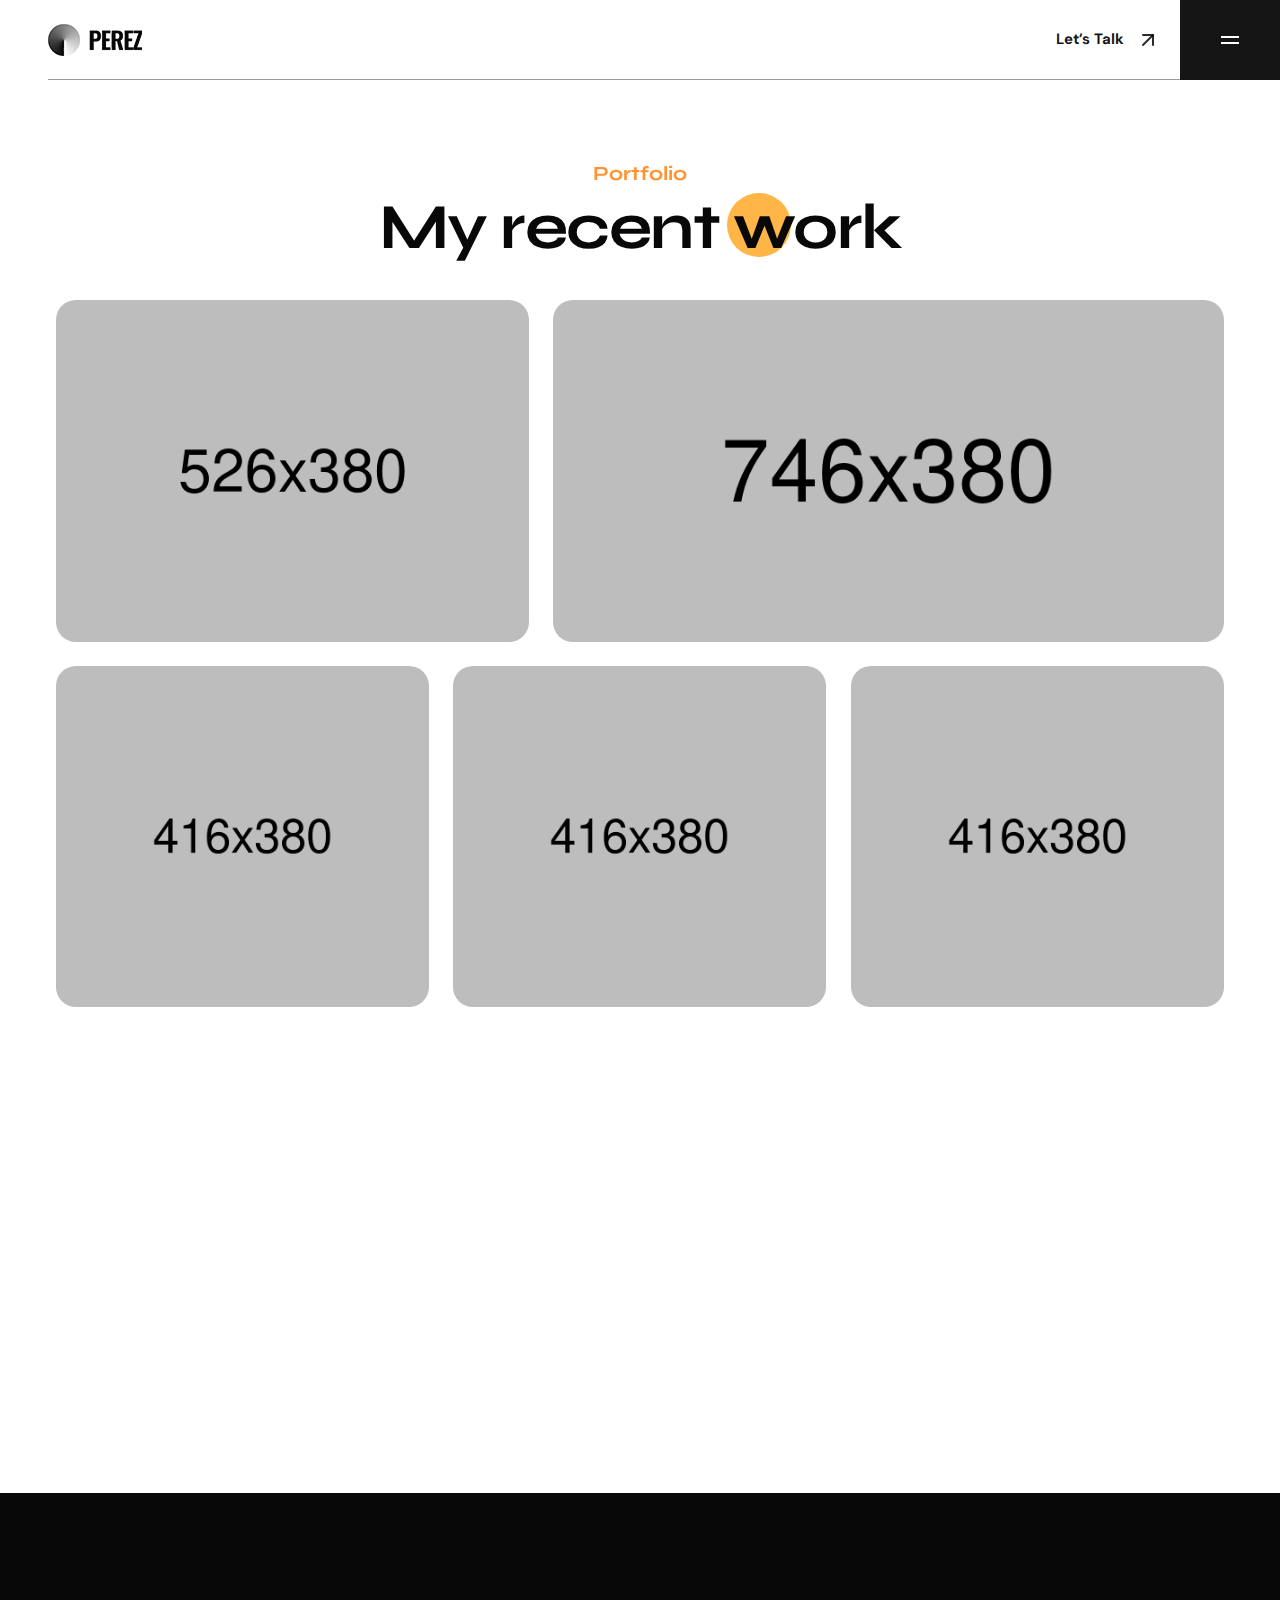
<file: projects.html>
<!DOCTYPE html>
<html class="no-js" lang="en">

<head>
    <meta charset="utf-8" />
    <meta http-equiv="x-ua-compatible" content="ie=edge" />
    <title>My Tailwind</title>
    <meta name="AdsBot-Google" content="noindex follow" />
    <meta name="description" content="Perez - Tailwind CSS Personal Portfolio Template">
    <meta name="viewport" content="width=device-width, initial-scale=1, shrink-to-fit=no" />

    <!-- Favicon -->
    <link rel="shortcut icon" type="image/x-icon" href="assets/images/favicon.png" />

    <!-- CSS (Font, Vendor, Icon, Plugins & Style CSS files) -->

    <!-- Font CSS -->

    <link rel="preconnect" href="https://fonts.googleapis.com">
    <link rel="preconnect" href="https://fonts.gstatic.com" crossorigin>
    <link href="https://fonts.googleapis.com/css2?family=DM+Sans:ital,opsz,wght@0,9..40,100;0,9..40,200;0,9..40,300;0,9..40,400;0,9..40,500;0,9..40,600;0,9..40,700;0,9..40,800;0,9..40,900;0,9..40,1000;1,9..40,100;1,9..40,200;1,9..40,300;1,9..40,400;1,9..40,500;1,9..40,600;1,9..40,700;1,9..40,800;1,9..40,900;1,9..40,1000&family=Inter:wght@100;200;300;400;500;600;700;800;900&family=Poppins:ital,wght@0,100;0,200;0,300;0,400;0,500;0,600;0,700;0,800;0,900;1,100;1,200;1,300;1,400;1,500;1,600;1,700;1,800;1,900&family=Syne:wght@400;500;600;700;800&display=swap" rel="stylesheet">

    <!-- Plugins CSS (All Plugins Files) -->
    <link rel="stylesheet" href="assets/css/plugins/aos.css" />


    <!-- Style CSS -->
    <link rel="stylesheet" href="assets/css/style.css" />

</head>

<body>
    <div class="overflow-x-hidden">
        <!-- Header start -->

        <header id="sticky-header" class="xl:pl-12 bg-white">
            <div class="flex pl-4 xl:pl-0">

                <div class="flex-1 flex items-center justify-between border-b border-black-800 border-opacity-40">

                    <a href="index.html">
                        <img src="assets/images/logo/logo.png" alt="logo">
                    </a>

                    <!-- Link Start -->
                    <a href="contact.html" class="flex items-center flex-wrap py-[6px] px-3 text-[15px] font-bold text-active leading-none mr-2 transition-all duration-300 hover:text-orange group">Let’s
                        Talk
                        <span class="inline-block ml-3 group-hover:animate-arrow-move-up">
        <svg width="24" height="24" viewBox="0 0 24 24" fill="none" xmlns="http://www.w3.org/2000/svg">
          <path d="M7 17L17 7" stroke="currentColor" stroke-opacity="0.9" stroke-width="2" stroke-linecap="round"
            stroke-linejoin="round" />
          <path d="M7 7H17V17" stroke="currentColor" stroke-opacity="0.9" stroke-width="2" stroke-linecap="round"
            stroke-linejoin="round" />
        </svg>
      </span>
                    </a>
                    <!-- Link End -->
                </div>


                <!-- Button Start -->
                <div id="offcanvas-toggle" class="flex-none bg-active flex items-center flex-wrap justify-center py-7 px-[38px] cursor-pointer">
                    <button>
                        <svg width="24" height="24" viewBox="0 0 24 24" fill="none" xmlns="http://www.w3.org/2000/svg">
                            <rect x="3" y="8" width="18" height="2" fill="white" />
                            <rect x="3" y="14" width="18" height="2" fill="white" />
                        </svg>

                    </button>
                </div>
                <!-- Button End -->

            </div>
        </header>


        <!-- offcanvas-menu start -->
        <div id="offcanvas" class="offcanvas right-0 top-0 bottom-0 z-50 transform translate-x-full fixed h-full w-[350px] md:w-[460px] transition-all ease-in-out duration-300 bg-black-800 pl-8 flex flex-wrap flex-col justify-between">
            <!-- close button start -->

            <div>
                <div class="flex flex-wrap justify-between items-center border-b border-border-white mb-[80px]">
                    <a href="index.html">
                        <img src="assets/images/logo/offcanvas-logo.png" alt="">
                    </a>
                    <button id="offcanvas-close" class="offcanvas-close bg-primary py-7 px-[38px]" aria-label="offcanvas">
                        <svg width="24" height="24" viewBox="0 0 24 24" fill="none" xmlns="http://www.w3.org/2000/svg">
                            <path fill-rule="evenodd" clip-rule="evenodd" d="M19.2803 4.71967C19.5732 5.01256 19.5732 5.48744 19.2803 5.78033L5.78033 19.2803C5.48744 19.5732 5.01256 19.5732 4.71967 19.2803C4.42678 18.9874 4.42678 18.5126 4.71967 18.2197L18.2197 4.71967C18.5126 4.42678 18.9874 4.42678 19.2803 4.71967Z" fill="white" />
                            <path fill-rule="evenodd" clip-rule="evenodd" d="M4.71967 4.71967C5.01256 4.42678 5.48744 4.42678 5.78033 4.71967L19.2803 18.2197C19.5732 18.5126 19.5732 18.9874 19.2803 19.2803C18.9874 19.5732 18.5126 19.5732 18.2197 19.2803L4.71967 5.78033C4.42678 5.48744 4.42678 5.01256 4.71967 4.71967Z" fill="white" />
                        </svg>
                    </button>
                </div>

                <!-- close button end -->

                <!-- offcanvas-menu start -->

                <nav class="offcanvas-menu mr-[40px] flex flex-wrap flex-col justify-between">
                    <ul>
                        <li class="border-b border-border-white py-4 group">
                            <a href="index.html" class="text-white text-xl font-bold font-Syne leading-none flex flex-wrap items-center justify-between hover:text-orange transition duration-300">Home
                                <span class="inline-block group-hover:animate-arrow-move-up">
              <svg width="24" height="24" viewBox="0 0 24 24" fill="none" xmlns="http://www.w3.org/2000/svg">
                <path d="M7 17L17 7" stroke="currentColor" stroke-opacity="0.9" stroke-width="2" stroke-linecap="round"
                  stroke-linejoin="round"></path>
                <path d="M7 7H17V17" stroke="currentColor" stroke-opacity="0.9" stroke-width="2" stroke-linecap="round"
                  stroke-linejoin="round"></path>
              </svg>
            </span>
                            </a>
                        </li>
                        <li class="border-b border-border-white py-4 group">
                            <a href="about.html" class="text-white text-xl font-bold font-Syne leading-none flex flex-wrap items-center justify-between hover:text-orange transition duration-300">About
                                <span class="inline-block group-hover:animate-arrow-move-up">
              <svg width="24" height="24" viewBox="0 0 24 24" fill="none" xmlns="http://www.w3.org/2000/svg">
                <path d="M7 17L17 7" stroke="currentColor" stroke-opacity="0.9" stroke-width="2" stroke-linecap="round"
                  stroke-linejoin="round"></path>
                <path d="M7 7H17V17" stroke="currentColor" stroke-opacity="0.9" stroke-width="2" stroke-linecap="round"
                  stroke-linejoin="round"></path>
              </svg>
            </span>
                            </a>

                        </li>
                        <li class="border-b border-border-white py-4 group">
                            <a href="projects.html" class="text-white text-xl font-bold font-Syne leading-none flex flex-wrap items-center justify-between hover:text-orange transition duration-300">Project
                                <span class="inline-block group-hover:animate-arrow-move-up">
              <svg width="24" height="24" viewBox="0 0 24 24" fill="none" xmlns="http://www.w3.org/2000/svg">
                <path d="M7 17L17 7" stroke="currentColor" stroke-opacity="0.9" stroke-width="2" stroke-linecap="round"
                  stroke-linejoin="round"></path>
                <path d="M7 7H17V17" stroke="currentColor" stroke-opacity="0.9" stroke-width="2" stroke-linecap="round"
                  stroke-linejoin="round"></path>
              </svg>
            </span>
                            </a>
                        </li>
                        <li class="border-b border-border-white py-4 group">
                            <a href="project-details.html" class="text-white text-xl font-bold font-Syne leading-none flex flex-wrap items-center justify-between hover:text-orange transition duration-300">Project details
                                <span class="inline-block group-hover:animate-arrow-move-up">
              <svg width="24" height="24" viewBox="0 0 24 24" fill="none" xmlns="http://www.w3.org/2000/svg">
                <path d="M7 17L17 7" stroke="currentColor" stroke-opacity="0.9" stroke-width="2" stroke-linecap="round"
                  stroke-linejoin="round"></path>
                <path d="M7 7H17V17" stroke="currentColor" stroke-opacity="0.9" stroke-width="2" stroke-linecap="round"
                  stroke-linejoin="round"></path>
              </svg>
            </span>
                            </a>
                        </li>
                        <li class="border-b border-border-white py-4 group">
                            <a href="blog.html" class="text-white text-xl font-bold font-Syne leading-none flex flex-wrap items-center justify-between hover:text-orange transition duration-300">Blog
                                <span class="inline-block group-hover:animate-arrow-move-up">
              <svg width="24" height="24" viewBox="0 0 24 24" fill="none" xmlns="http://www.w3.org/2000/svg">
                <path d="M7 17L17 7" stroke="currentColor" stroke-opacity="0.9" stroke-width="2" stroke-linecap="round"
                  stroke-linejoin="round"></path>
                <path d="M7 7H17V17" stroke="currentColor" stroke-opacity="0.9" stroke-width="2" stroke-linecap="round"
                  stroke-linejoin="round"></path>
              </svg>
            </span>
                            </a>
                        </li>
                        <li class="border-b border-border-white py-4 group">
                            <a href="blog-details.html" class="text-white text-xl font-bold font-Syne leading-none flex flex-wrap items-center justify-between hover:text-orange transition duration-300">Blog Details
                                <span class="inline-block group-hover:animate-arrow-move-up">
              <svg width="24" height="24" viewBox="0 0 24 24" fill="none" xmlns="http://www.w3.org/2000/svg">
                <path d="M7 17L17 7" stroke="currentColor" stroke-opacity="0.9" stroke-width="2" stroke-linecap="round"
                  stroke-linejoin="round"></path>
                <path d="M7 7H17V17" stroke="currentColor" stroke-opacity="0.9" stroke-width="2" stroke-linecap="round"
                  stroke-linejoin="round"></path>
              </svg>
            </span>
                            </a>
                        </li>

                        <li class="border-b border-border-white py-4 group">
                            <a href="contact.html" class="text-white text-xl font-bold font-Syne leading-none flex flex-wrap items-center justify-between hover:text-orange transition duration-300">Contact
                                <span class="inline-block group-hover:animate-arrow-move-up">
              <svg width="24" height="24" viewBox="0 0 24 24" fill="none" xmlns="http://www.w3.org/2000/svg">
                <path d="M7 17L17 7" stroke="currentColor" stroke-opacity="0.9" stroke-width="2" stroke-linecap="round"
                  stroke-linejoin="round"></path>
                <path d="M7 7H17V17" stroke="currentColor" stroke-opacity="0.9" stroke-width="2" stroke-linecap="round"
                  stroke-linejoin="round"></path>
              </svg>
            </span>
                            </a>
                        </li>

                    </ul>
                </nav>

            </div>


            <nav class="pb-10">
                <ul class="flex flex-wrap gap-x-4 items-center">
                    <li><a href="#" class="text-white transition-all duration-300 hover:text-orange">
                            <svg width="24" height="24" viewBox="0 0 24 24" fill="none" xmlns="http://www.w3.org/2000/svg">
                                <path d="M7.443 5.3501C8.082 5.3501 8.673 5.4001 9.213 5.5481C9.754 5.6471 10.197 5.8451 10.59 6.0921C10.984 6.3401 11.279 6.6861 11.475 7.1311C11.672 7.5761 11.771 8.1211 11.771 8.7141C11.771 9.4071 11.623 10.0001 11.279 10.4451C10.984 10.8911 10.492 11.2861 9.902 11.5831C10.738 11.8311 11.377 12.2761 11.771 12.8701C12.164 13.4631 12.41 14.2051 12.41 15.0461C12.41 15.7391 12.262 16.3321 12.016 16.8271C11.771 17.3221 11.377 17.7671 10.934 18.0641C10.4528 18.3824 9.92083 18.6164 9.361 18.7561C8.771 18.9051 8.181 19.0041 7.591 19.0041H1V5.3501H7.443ZM7.049 10.8901C7.59 10.8901 8.033 10.7421 8.377 10.4951C8.721 10.2481 8.869 9.8021 8.869 9.2581C8.869 8.9611 8.819 8.6651 8.721 8.4671C8.623 8.2691 8.475 8.1201 8.279 7.9721C8.082 7.8731 7.885 7.7741 7.639 7.7251C7.393 7.6751 7.148 7.6751 6.852 7.6751H4V10.8911H7.05L7.049 10.8901ZM7.197 16.7281C7.492 16.7281 7.787 16.6781 8.033 16.6291C8.279 16.5791 8.525 16.4811 8.721 16.3321C8.92138 16.1873 9.08903 16.002 9.213 15.7881C9.311 15.5411 9.41 15.2441 9.41 14.8981C9.41 14.2051 9.213 13.7111 8.82 13.3641C8.426 13.0671 7.885 12.9191 7.246 12.9191H4V16.7291L7.197 16.7281ZM16.689 16.6781C17.082 17.0741 17.672 17.2721 18.459 17.2721C19 17.2721 19.492 17.1241 19.885 16.8771C20.279 16.5801 20.525 16.2831 20.623 15.9871H23.033C22.639 17.1731 22.049 18.0141 21.263 18.5591C20.475 19.0531 19.541 19.3501 18.41 19.3501C17.6864 19.3523 16.9688 19.218 16.295 18.9541C15.6887 18.7267 15.148 18.353 14.721 17.8661C14.2643 17.4107 13.9267 16.8498 13.738 16.2331C13.492 15.5901 13.393 14.8981 13.393 14.1061C13.393 13.3641 13.492 12.6721 13.738 12.0281C13.9749 11.4085 14.3252 10.8384 14.771 10.3471C15.2201 9.88594 15.7543 9.51613 16.344 9.2581C17.0007 8.99416 17.7022 8.85969 18.41 8.8621C19.246 8.8621 19.984 9.0111 20.623 9.3571C21.263 9.7031 21.754 10.0991 22.147 10.6931C22.541 11.2371 22.837 11.8801 23.033 12.5731C23.131 13.2651 23.18 13.9581 23.131 14.7491H16C16 15.5411 16.295 16.2831 16.689 16.6791V16.6781ZM19.787 11.4841C19.443 11.1381 18.902 10.9401 18.262 10.9401C17.82 10.9401 17.475 11.0401 17.18 11.1881C16.885 11.3361 16.689 11.5341 16.492 11.7321C16.311 11.9234 16.1912 12.1643 16.148 12.4241C16.098 12.6721 16.049 12.8701 16.049 13.0671H20.475C20.377 12.3251 20.131 11.8311 19.787 11.4841ZM15.459 6.2901H20.967V7.6261H15.46V6.2901H15.459Z" fill="currentColor" fill-opacity="0.9"></path>
                            </svg>

                        </a></li>
                    <li><a href="#" class="text-white transition-all duration-300 hover:text-orange"><svg width="24" height="24" viewBox="0 0 24 24" fill="none" xmlns="http://www.w3.org/2000/svg">
                                <path d="M6.94043 5.00002C6.94017 5.53046 6.7292 6.03906 6.35394 6.41394C5.97868 6.78883 5.46986 6.99929 4.93943 6.99902C4.409 6.99876 3.90039 6.78779 3.52551 6.41253C3.15062 6.03727 2.94016 5.52846 2.94043 4.99802C2.9407 4.46759 3.15166 3.95899 3.52692 3.5841C3.90218 3.20922 4.411 2.99876 4.94143 2.99902C5.47186 2.99929 5.98047 3.21026 6.35535 3.58552C6.73024 3.96078 6.9407 4.46959 6.94043 5.00002ZM7.00043 8.48002H3.00043V21H7.00043V8.48002ZM13.3204 8.48002H9.34043V21H13.2804V14.43C13.2804 10.77 18.0504 10.43 18.0504 14.43V21H22.0004V13.07C22.0004 6.90002 14.9404 7.13002 13.2804 10.16L13.3204 8.48002Z" fill="currentColor" fill-opacity="0.9"></path>
                            </svg>
                        </a></li>
                    <li><a href="#" class="text-white transition-all duration-300 hover:text-orange"><svg width="24" height="24" viewBox="0 0 24 24" fill="none" xmlns="http://www.w3.org/2000/svg">
                                <path d="M19.989 11.572C19.907 9.99792 19.3596 8.4836 18.416 7.221C18.1285 7.53061 17.8212 7.82123 17.496 8.091C16.4969 8.92086 15.3805 9.5982 14.183 10.101C14.35 10.451 14.503 10.79 14.638 11.11V11.113C14.665 11.174 14.688 11.231 14.732 11.342L14.749 11.382C16.262 11.212 17.858 11.275 19.405 11.485C19.611 11.512 19.805 11.541 19.989 11.572ZM10.604 4.122C11.5786 5.49516 12.4772 6.92062 13.296 8.392C14.519 7.91 15.53 7.302 16.344 6.625C16.674 6.351 16.938 6.093 17.14 5.87C15.701 4.65972 13.8803 3.99733 12 4C11.524 4 11.058 4.042 10.604 4.121V4.122ZM4.253 9.997C4.93423 9.97981 5.61464 9.93878 6.293 9.874C7.93264 9.72734 9.55828 9.4525 11.155 9.052C10.3205 7.60221 9.41956 6.19171 8.455 4.825C7.42472 5.3354 6.51626 6.06141 5.79124 6.95379C5.06623 7.84617 4.54162 8.88404 4.253 9.997ZM5.783 17.035C6.25195 16.3575 6.77894 15.7221 7.358 15.136C8.812 13.646 10.528 12.486 12.514 11.846L12.576 11.828C12.411 11.464 12.256 11.139 12.1 10.833C10.264 11.368 8.33 11.702 6.403 11.875C5.463 11.96 4.62 11.997 4 12.003C3.99815 13.8356 4.62722 15.6128 5.783 17.035ZM15.004 19.415C14.6184 17.4703 14.0725 15.5607 13.372 13.706C11.372 14.433 9.776 15.496 8.543 16.764C8.0454 17.2664 7.60382 17.8213 7.226 18.419C8.60481 19.4478 10.2797 20.0025 12 20C13.0299 20.0015 14.0504 19.8035 15.005 19.417L15.004 19.415ZM16.878 18.34C18.4393 17.1398 19.5028 15.4057 19.865 13.47C19.525 13.385 19.094 13.3 18.62 13.234C17.5661 13.0823 16.4968 13.0712 15.44 13.201C16.035 14.8799 16.5154 16.5961 16.878 18.34ZM12 22C6.477 22 2 17.523 2 12C2 6.477 6.477 2 12 2C17.523 2 22 6.477 22 12C22 17.523 17.523 22 12 22Z" fill="currentColor" fill-opacity="0.9"></path>
                            </svg>
                        </a></li>
                    <li><a href="#" class="text-white transition-all duration-300 hover:text-orange"><svg width="24" height="24" viewBox="0 0 24 24" fill="none" xmlns="http://www.w3.org/2000/svg">
                                <path d="M12.001 2C6.47598 2 2.00098 6.475 2.00098 12C1.99977 14.0992 2.65958 16.1454 3.88679 17.8484C5.114 19.5515 6.84631 20.8249 8.83798 21.488C9.33798 21.575 9.52598 21.275 9.52598 21.012C9.52598 20.775 9.51298 19.988 9.51298 19.15C7.00098 19.613 6.35098 18.538 6.15098 17.975C6.03798 17.687 5.55098 16.8 5.12598 16.562C4.77598 16.375 4.27598 15.912 5.11298 15.9C5.90098 15.887 6.46298 16.625 6.65098 16.925C7.55098 18.437 8.98798 18.012 9.56298 17.75C9.65098 17.1 9.91298 16.663 10.201 16.413C7.97598 16.163 5.65098 15.3 5.65098 11.475C5.65098 10.387 6.03798 9.488 6.67598 8.788C6.57598 8.538 6.22598 7.513 6.77598 6.138C6.77598 6.138 7.61298 5.875 9.52598 7.162C10.3401 6.9364 11.1812 6.82302 12.026 6.825C12.876 6.825 13.726 6.937 14.526 7.162C16.439 5.862 17.276 6.138 17.276 6.138C17.826 7.513 17.476 8.538 17.376 8.788C18.013 9.488 18.401 10.375 18.401 11.475C18.401 15.313 16.064 16.163 13.839 16.413C14.201 16.725 14.514 17.325 14.514 18.263C14.514 19.6 14.501 20.675 14.501 21.013C14.501 21.275 14.689 21.587 15.189 21.487C17.1738 20.8166 18.8985 19.5408 20.1203 17.8389C21.3421 16.1371 21.9995 14.095 22 12C22 6.475 17.525 2 12 2H12.001Z" fill="currentColor" fill-opacity="0.9"></path>
                            </svg>
                        </a></li>

                </ul>
            </nav>
        </div>
        <!-- offcanvas-menu end -->

        <!-- Header end -->


        <!-- Portfolio Section Start -->
        <section class="bg-white pt-20 pb-[120px]">
            <div class="container mx-auto">
                <div class="grid grid-cols-12 gap-6">
                    <div class="col-span-12" data-aos="flip-down" data-aos-delay="400">
                        <div class="font-bold font-Syne text-center leading-none flex flex-wrap flex-col gap-y-2 mb-10">
                            <span class="text-orange text-xl">Portfolio</span>
                            <h3 class="text-black-800 text-4xl lg:text-5xl xl:text-[64px] tracking-[-1.5px]">
                                My recent <span
                                    class="relative z-[1] before:rounded-full before:bg-primary before:block before:absolute before:top-[4px] before:left-[-6px] before:-z-[1] before:w-[36px] lg:before:w-[48px] xl:before:w-[64px] before:h-[36px] lg:before:h-[48px] xl:before:h-[64px]">w</span>ork
                            </h3>
                        </div>
                    </div>
                </div>

                <div class="grid grid-cols-12 gap-6">
                    <div class="col-span-12 md:col-span-6 lg:col-span-5" data-aos="flip-down" data-aos-delay="600">
                        <div class="overflow-hidden relative rounded-[20px] group before:absolute before:left-0 before:right-0 before:contents before:bg-black-600 before:w-full before:h-full before:opacity-0 hover:before:opacity-80 before:transition-opacity before:duration-300 h-full">
                            <img class="w-full h-full" src="assets/images/portfolios/project1.png" alt="project1">
                            <div class="absolute bottom-[-150px] left-6 right-6 transition-all duration-300 group-hover:bottom-6">
                                <div class="flex flex-wrap items-center justify-between text-white hover:text-orange group">
                                    <h4 class="font-bold font-Syne text-center leading-10 text-[17px] sm:text-[20px] xl:text-[24px] 2xl:text-[28px] capitalize peer">
                                        <a class="transition-all" href="project-details.html">Oxilex Dashboard
                                            design</a>
                                    </h4>
                                    <a href="project-details.html" class="peer-hover:animate-arrow-move-up">
                                        <svg width="40" height="40" viewBox="0 0 40 40" fill="none" xmlns="http://www.w3.org/2000/svg">
                                            <path fill-rule="evenodd" clip-rule="evenodd" d="M30.8839 9.11612C31.372 9.60427 31.372 10.3957 30.8839 10.8839L10.8839 30.8839C10.3957 31.372 9.60427 31.372 9.11612 30.8839C8.62796 30.3957 8.62796 29.6043 9.11612 29.1161L29.1161 9.11612C29.6043 8.62796 30.3957 8.62796 30.8839 9.11612Z" fill="currentColor" fill-opacity="0.9" />
                                            <path fill-rule="evenodd" clip-rule="evenodd" d="M12.5 10C12.5 9.30964 13.0596 8.75 13.75 8.75H30C30.6904 8.75 31.25 9.30964 31.25 10V26.25C31.25 26.9404 30.6904 27.5 30 27.5C29.3096 27.5 28.75 26.9404 28.75 26.25V11.25H13.75C13.0596 11.25 12.5 10.6904 12.5 10Z" fill="currentColor" fill-opacity="0.9" />
                                        </svg>

                                    </a>
                                </div>
                            </div>
                        </div>
                    </div>
                    <div class="col-span-12 md:col-span-6 lg:col-span-7" data-aos="flip-down" data-aos-delay="800">
                        <div class="overflow-hidden relative rounded-[20px] group before:absolute before:left-0 before:right-0 before:contents before:bg-black-600 before:w-full before:h-full before:opacity-0 hover:before:opacity-80 before:transition-opacity before:duration-300 h-full">
                            <img class="w-full h-full" src="assets/images/portfolios/project6.png" alt="project1">
                            <div class="absolute bottom-[-150px] left-6 right-6 transition-all duration-300 group-hover:bottom-6">
                                <div class="flex flex-wrap items-center justify-between text-white hover:text-orange">
                                    <h4 class="font-bold font-Syne text-center leading-10 text-[17px] sm:text-[20px] xl:text-[24px] 2xl:text-[28px] capitalize peer">
                                        <a class="transition-all" href="project-details.html">Oxilex Dashboard
                                            design</a>
                                    </h4>
                                    <a href="project-details.html" class="peer-hover:animate-arrow-move-up">
                                        <svg width="40" height="40" viewBox="0 0 40 40" fill="none" xmlns="http://www.w3.org/2000/svg">
                                            <path fill-rule="evenodd" clip-rule="evenodd" d="M30.8839 9.11612C31.372 9.60427 31.372 10.3957 30.8839 10.8839L10.8839 30.8839C10.3957 31.372 9.60427 31.372 9.11612 30.8839C8.62796 30.3957 8.62796 29.6043 9.11612 29.1161L29.1161 9.11612C29.6043 8.62796 30.3957 8.62796 30.8839 9.11612Z" fill="currentColor" fill-opacity="0.9" />
                                            <path fill-rule="evenodd" clip-rule="evenodd" d="M12.5 10C12.5 9.30964 13.0596 8.75 13.75 8.75H30C30.6904 8.75 31.25 9.30964 31.25 10V26.25C31.25 26.9404 30.6904 27.5 30 27.5C29.3096 27.5 28.75 26.9404 28.75 26.25V11.25H13.75C13.0596 11.25 12.5 10.6904 12.5 10Z" fill="currentColor" fill-opacity="0.9" />
                                        </svg>

                                    </a>
                                </div>
                            </div>
                        </div>
                    </div>
                    <div class="col-span-12 md:col-span-6 lg:col-span-4" data-aos="flip-down" data-aos-delay="1000">
                        <div class="overflow-hidden relative rounded-[20px] group before:absolute before:left-0 before:right-0 before:contents before:bg-black-600 before:w-full before:h-full before:opacity-0 hover:before:opacity-80 before:transition-opacity before:duration-300 h-full">
                            <img class="w-full h-full" src="assets/images/portfolios/project3.png" alt="project1">
                            <div class="absolute bottom-[-150px] left-6 right-6 transition-all duration-300 group-hover:bottom-6">
                                <div class="flex flex-wrap items-center justify-between text-white hover:text-orange">
                                    <h4 class="font-bold font-Syne text-center leading-10 text-[17px] sm:text-[20px] xl:text-[24px] 2xl:text-[28px] capitalize peer">
                                        <a class="transition-all" href="project-details.html">Oxilex Dashboard</a>
                                    </h4>
                                    <a href="project-details.html" class="peer-hover:animate-arrow-move-up">
                                        <svg width="40" height="40" viewBox="0 0 40 40" fill="none" xmlns="http://www.w3.org/2000/svg">
                                            <path fill-rule="evenodd" clip-rule="evenodd" d="M30.8839 9.11612C31.372 9.60427 31.372 10.3957 30.8839 10.8839L10.8839 30.8839C10.3957 31.372 9.60427 31.372 9.11612 30.8839C8.62796 30.3957 8.62796 29.6043 9.11612 29.1161L29.1161 9.11612C29.6043 8.62796 30.3957 8.62796 30.8839 9.11612Z" fill="currentColor" fill-opacity="0.9" />
                                            <path fill-rule="evenodd" clip-rule="evenodd" d="M12.5 10C12.5 9.30964 13.0596 8.75 13.75 8.75H30C30.6904 8.75 31.25 9.30964 31.25 10V26.25C31.25 26.9404 30.6904 27.5 30 27.5C29.3096 27.5 28.75 26.9404 28.75 26.25V11.25H13.75C13.0596 11.25 12.5 10.6904 12.5 10Z" fill="currentColor" fill-opacity="0.9" />
                                        </svg>

                                    </a>
                                </div>
                            </div>
                        </div>
                    </div>
                    <div class="col-span-12 md:col-span-6 lg:col-span-4" data-aos="flip-down" data-aos-delay="1200">
                        <div class="overflow-hidden relative rounded-[20px] group before:absolute before:left-0 before:right-0 before:contents before:bg-black-600 before:w-full before:h-full before:opacity-0 hover:before:opacity-80 before:transition-opacity before:duration-300 h-full">
                            <img class="w-full h-full" src="assets/images/portfolios/project4.png" alt="project1">
                            <div class="absolute bottom-[-150px] left-6 right-6 transition-all duration-300 group-hover:bottom-6">
                                <div class="flex flex-wrap items-center justify-between text-white hover:text-orange">
                                    <h4 class="font-bold font-Syne text-center leading-10 text-[17px] sm:text-[20px] xl:text-[24px] 2xl:text-[28px] capitalize peer">
                                        <a class="transition-all" href="project-details.html">Oxilex Dashboard</a>
                                    </h4>
                                    <a href="project-details.html" class="peer-hover:animate-arrow-move-up">
                                        <svg width="40" height="40" viewBox="0 0 40 40" fill="none" xmlns="http://www.w3.org/2000/svg">
                                            <path fill-rule="evenodd" clip-rule="evenodd" d="M30.8839 9.11612C31.372 9.60427 31.372 10.3957 30.8839 10.8839L10.8839 30.8839C10.3957 31.372 9.60427 31.372 9.11612 30.8839C8.62796 30.3957 8.62796 29.6043 9.11612 29.1161L29.1161 9.11612C29.6043 8.62796 30.3957 8.62796 30.8839 9.11612Z" fill="currentColor" fill-opacity="0.9" />
                                            <path fill-rule="evenodd" clip-rule="evenodd" d="M12.5 10C12.5 9.30964 13.0596 8.75 13.75 8.75H30C30.6904 8.75 31.25 9.30964 31.25 10V26.25C31.25 26.9404 30.6904 27.5 30 27.5C29.3096 27.5 28.75 26.9404 28.75 26.25V11.25H13.75C13.0596 11.25 12.5 10.6904 12.5 10Z" fill="currentColor" fill-opacity="0.9" />
                                        </svg>

                                    </a>
                                </div>
                            </div>
                        </div>
                    </div>
                    <div class="col-span-12 md:col-span-6 lg:col-span-4" data-aos="flip-down" data-aos-delay="1400">
                        <div class="overflow-hidden relative rounded-[20px] group before:absolute before:left-0 before:right-0 before:contents before:bg-black-600 before:w-full before:h-full before:opacity-0 hover:before:opacity-80 before:transition-opacity before:duration-300 h-full">
                            <img class="w-full h-full" src="assets/images/portfolios/project5.png" alt="project1">
                            <div class="absolute bottom-[-150px] left-6 right-6 transition-all duration-300 group-hover:bottom-6">
                                <div class="flex flex-wrap items-center justify-between text-white hover:text-orange">
                                    <h4 class="font-bold font-Syne text-center leading-10 text-[17px] sm:text-[20px] xl:text-[24px] 2xl:text-[28px] capitalize peer">
                                        <a class="transition-all" href="project-details.html">Oxilex Apps </a>
                                    </h4>
                                    <a href="project-details.html" class="peer-hover:animate-arrow-move-up">
                                        <svg width="40" height="40" viewBox="0 0 40 40" fill="none" xmlns="http://www.w3.org/2000/svg">
                                            <path fill-rule="evenodd" clip-rule="evenodd" d="M30.8839 9.11612C31.372 9.60427 31.372 10.3957 30.8839 10.8839L10.8839 30.8839C10.3957 31.372 9.60427 31.372 9.11612 30.8839C8.62796 30.3957 8.62796 29.6043 9.11612 29.1161L29.1161 9.11612C29.6043 8.62796 30.3957 8.62796 30.8839 9.11612Z" fill="currentColor" fill-opacity="0.9" />
                                            <path fill-rule="evenodd" clip-rule="evenodd" d="M12.5 10C12.5 9.30964 13.0596 8.75 13.75 8.75H30C30.6904 8.75 31.25 9.30964 31.25 10V26.25C31.25 26.9404 30.6904 27.5 30 27.5C29.3096 27.5 28.75 26.9404 28.75 26.25V11.25H13.75C13.0596 11.25 12.5 10.6904 12.5 10Z" fill="currentColor" fill-opacity="0.9" />
                                        </svg>

                                    </a>
                                </div>
                            </div>
                        </div>
                    </div>
                    <div class="col-span-12 md:col-span-6 lg:col-span-7" data-aos="flip-down">
                        <div class="overflow-hidden relative rounded-[20px] group before:absolute before:left-0 before:right-0 before:contents before:bg-black-600 before:w-full before:h-full before:opacity-0 hover:before:opacity-80 before:transition-opacity before:duration-300 h-full">
                            <img class="w-full h-full" src="assets/images/portfolios/project6.png" alt="project1">
                            <div class="absolute bottom-[-150px] left-6 right-6 transition-all duration-300 group-hover:bottom-6">
                                <div class="flex flex-wrap items-center justify-between text-white hover:text-orange">
                                    <h4 class="font-bold font-Syne text-center leading-10 text-[17px] sm:text-[20px] xl:text-[24px] 2xl:text-[28px] capitalize peer">
                                        <a class="transition-all" href="project-details.html">Oxilex Dashboard</a>
                                    </h4>
                                    <a href="project-details.html" class="peer-hover:animate-arrow-move-up">
                                        <svg width="40" height="40" viewBox="0 0 40 40" fill="none" xmlns="http://www.w3.org/2000/svg">
                                            <path fill-rule="evenodd" clip-rule="evenodd" d="M30.8839 9.11612C31.372 9.60427 31.372 10.3957 30.8839 10.8839L10.8839 30.8839C10.3957 31.372 9.60427 31.372 9.11612 30.8839C8.62796 30.3957 8.62796 29.6043 9.11612 29.1161L29.1161 9.11612C29.6043 8.62796 30.3957 8.62796 30.8839 9.11612Z" fill="currentColor" fill-opacity="0.9" />
                                            <path fill-rule="evenodd" clip-rule="evenodd" d="M12.5 10C12.5 9.30964 13.0596 8.75 13.75 8.75H30C30.6904 8.75 31.25 9.30964 31.25 10V26.25C31.25 26.9404 30.6904 27.5 30 27.5C29.3096 27.5 28.75 26.9404 28.75 26.25V11.25H13.75C13.0596 11.25 12.5 10.6904 12.5 10Z" fill="currentColor" fill-opacity="0.9" />
                                        </svg>

                                    </a>
                                </div>
                            </div>
                        </div>
                    </div>
                    <div class="col-span-12 md:col-span-6 lg:col-span-5" data-aos="flip-down" data-aos-delay="300">
                        <div class="overflow-hidden relative rounded-[20px] group before:absolute before:left-0 before:right-0 before:contents before:bg-black-600 before:w-full before:h-full before:opacity-0 hover:before:opacity-80 before:transition-opacity before:duration-300 h-full">
                            <img class="w-full h-full" src="assets/images/portfolios/project7.png" alt="project1">
                            <div class="absolute bottom-[-150px] left-6 right-6 transition-all duration-300 group-hover:bottom-6">
                                <div class="flex flex-wrap items-center justify-between text-white hover:text-orange">
                                    <h4 class="font-bold font-Syne text-center leading-10 text-[17px] sm:text-[20px] xl:text-[24px] 2xl:text-[28px] capitalize peer">
                                        <a class="transition-all" href="project-details.html">Oxilex Dashboard
                                            design</a>
                                    </h4>
                                    <a href="project-details.html" class="peer-hover:animate-arrow-move-up">
                                        <svg width="40" height="40" viewBox="0 0 40 40" fill="none" xmlns="http://www.w3.org/2000/svg">
                                            <path fill-rule="evenodd" clip-rule="evenodd" d="M30.8839 9.11612C31.372 9.60427 31.372 10.3957 30.8839 10.8839L10.8839 30.8839C10.3957 31.372 9.60427 31.372 9.11612 30.8839C8.62796 30.3957 8.62796 29.6043 9.11612 29.1161L29.1161 9.11612C29.6043 8.62796 30.3957 8.62796 30.8839 9.11612Z" fill="currentColor" fill-opacity="0.9" />
                                            <path fill-rule="evenodd" clip-rule="evenodd" d="M12.5 10C12.5 9.30964 13.0596 8.75 13.75 8.75H30C30.6904 8.75 31.25 9.30964 31.25 10V26.25C31.25 26.9404 30.6904 27.5 30 27.5C29.3096 27.5 28.75 26.9404 28.75 26.25V11.25H13.75C13.0596 11.25 12.5 10.6904 12.5 10Z" fill="currentColor" fill-opacity="0.9" />
                                        </svg>

                                    </a>
                                </div>
                            </div>
                        </div>
                    </div>

                </div>
            </div>
        </section>
        <!-- Portfolio Section End -->


        <!-- Footer Start -->
        <footer class="footer bg-black-800 pt-[80px] lg:pt-[100px] xl:pt-[120px] pb-[60px]">
            <div class="container">
                <div class="overflow-x-hidden" data-aos="flip-down">
                    <div class="grid md:grid-cols-2 lg:grid-cols-3 gap-5 lg:gap-6">
                        <div class="pt-12">
                            <h3 class="text-white font-Syne font-bold text-4xl lg:text-5xl xl:text-[64px] tracking-[-1.5px]"><span
                    class="relative z-[1] before:rounded-full before:bg-primary before:block before:absolute before:top-[8px] before:left-[0] before:-z-[1] before:w-[36px] lg:before:w-[48px] xl:before:w-[60px] before:h-[36px] lg:before:h-[48px] xl:before:h-[60px]">Le</span>
                                t’s work together</h3>
                            <div class="flex flex-wrap items-center mt-10">
                                <span class="text-xl font-bold font-Syne text-white">Based in Germany |</span>
                                <div class="ml-5 md:ml-[5px] lg:ml-0 xl:ml-[16px] 2xl:ml-5">
                                    <ul class="flex flex-wrap gap-x-4 items-center">
                                        <li><a href="#" class="text-white hover:text-orange">
                                                <svg width="24" height="24" viewBox="0 0 24 24" fill="none" xmlns="http://www.w3.org/2000/svg">
                                                    <path d="M7.443 5.3501C8.082 5.3501 8.673 5.4001 9.213 5.5481C9.754 5.6471 10.197 5.8451 10.59 6.0921C10.984 6.3401 11.279 6.6861 11.475 7.1311C11.672 7.5761 11.771 8.1211 11.771 8.7141C11.771 9.4071 11.623 10.0001 11.279 10.4451C10.984 10.8911 10.492 11.2861 9.902 11.5831C10.738 11.8311 11.377 12.2761 11.771 12.8701C12.164 13.4631 12.41 14.2051 12.41 15.0461C12.41 15.7391 12.262 16.3321 12.016 16.8271C11.771 17.3221 11.377 17.7671 10.934 18.0641C10.4528 18.3824 9.92083 18.6164 9.361 18.7561C8.771 18.9051 8.181 19.0041 7.591 19.0041H1V5.3501H7.443ZM7.049 10.8901C7.59 10.8901 8.033 10.7421 8.377 10.4951C8.721 10.2481 8.869 9.8021 8.869 9.2581C8.869 8.9611 8.819 8.6651 8.721 8.4671C8.623 8.2691 8.475 8.1201 8.279 7.9721C8.082 7.8731 7.885 7.7741 7.639 7.7251C7.393 7.6751 7.148 7.6751 6.852 7.6751H4V10.8911H7.05L7.049 10.8901ZM7.197 16.7281C7.492 16.7281 7.787 16.6781 8.033 16.6291C8.279 16.5791 8.525 16.4811 8.721 16.3321C8.92138 16.1873 9.08903 16.002 9.213 15.7881C9.311 15.5411 9.41 15.2441 9.41 14.8981C9.41 14.2051 9.213 13.7111 8.82 13.3641C8.426 13.0671 7.885 12.9191 7.246 12.9191H4V16.7291L7.197 16.7281ZM16.689 16.6781C17.082 17.0741 17.672 17.2721 18.459 17.2721C19 17.2721 19.492 17.1241 19.885 16.8771C20.279 16.5801 20.525 16.2831 20.623 15.9871H23.033C22.639 17.1731 22.049 18.0141 21.263 18.5591C20.475 19.0531 19.541 19.3501 18.41 19.3501C17.6864 19.3523 16.9688 19.218 16.295 18.9541C15.6887 18.7267 15.148 18.353 14.721 17.8661C14.2643 17.4107 13.9267 16.8498 13.738 16.2331C13.492 15.5901 13.393 14.8981 13.393 14.1061C13.393 13.3641 13.492 12.6721 13.738 12.0281C13.9749 11.4085 14.3252 10.8384 14.771 10.3471C15.2201 9.88594 15.7543 9.51613 16.344 9.2581C17.0007 8.99416 17.7022 8.85969 18.41 8.8621C19.246 8.8621 19.984 9.0111 20.623 9.3571C21.263 9.7031 21.754 10.0991 22.147 10.6931C22.541 11.2371 22.837 11.8801 23.033 12.5731C23.131 13.2651 23.18 13.9581 23.131 14.7491H16C16 15.5411 16.295 16.2831 16.689 16.6791V16.6781ZM19.787 11.4841C19.443 11.1381 18.902 10.9401 18.262 10.9401C17.82 10.9401 17.475 11.0401 17.18 11.1881C16.885 11.3361 16.689 11.5341 16.492 11.7321C16.311 11.9234 16.1912 12.1643 16.148 12.4241C16.098 12.6721 16.049 12.8701 16.049 13.0671H20.475C20.377 12.3251 20.131 11.8311 19.787 11.4841ZM15.459 6.2901H20.967V7.6261H15.46V6.2901H15.459Z" fill="currentColor" fill-opacity="0.9"></path>
                                                </svg>

                                            </a></li>
                                        <li><a href="#" class="text-white hover:text-orange"><svg width="24" height="24" viewBox="0 0 24 24" fill="none" xmlns="http://www.w3.org/2000/svg">
                                                    <path d="M6.94043 5.00002C6.94017 5.53046 6.7292 6.03906 6.35394 6.41394C5.97868 6.78883 5.46986 6.99929 4.93943 6.99902C4.409 6.99876 3.90039 6.78779 3.52551 6.41253C3.15062 6.03727 2.94016 5.52846 2.94043 4.99802C2.9407 4.46759 3.15166 3.95899 3.52692 3.5841C3.90218 3.20922 4.411 2.99876 4.94143 2.99902C5.47186 2.99929 5.98047 3.21026 6.35535 3.58552C6.73024 3.96078 6.9407 4.46959 6.94043 5.00002ZM7.00043 8.48002H3.00043V21H7.00043V8.48002ZM13.3204 8.48002H9.34043V21H13.2804V14.43C13.2804 10.77 18.0504 10.43 18.0504 14.43V21H22.0004V13.07C22.0004 6.90002 14.9404 7.13002 13.2804 10.16L13.3204 8.48002Z" fill="currentColor" fill-opacity="0.9"></path>
                                                </svg>
                                            </a></li>
                                        <li><a href="#" class="text-white hover:text-orange"><svg width="24" height="24" viewBox="0 0 24 24" fill="none" xmlns="http://www.w3.org/2000/svg">
                                                    <path d="M19.989 11.572C19.907 9.99792 19.3596 8.4836 18.416 7.221C18.1285 7.53061 17.8212 7.82123 17.496 8.091C16.4969 8.92086 15.3805 9.5982 14.183 10.101C14.35 10.451 14.503 10.79 14.638 11.11V11.113C14.665 11.174 14.688 11.231 14.732 11.342L14.749 11.382C16.262 11.212 17.858 11.275 19.405 11.485C19.611 11.512 19.805 11.541 19.989 11.572ZM10.604 4.122C11.5786 5.49516 12.4772 6.92062 13.296 8.392C14.519 7.91 15.53 7.302 16.344 6.625C16.674 6.351 16.938 6.093 17.14 5.87C15.701 4.65972 13.8803 3.99733 12 4C11.524 4 11.058 4.042 10.604 4.121V4.122ZM4.253 9.997C4.93423 9.97981 5.61464 9.93878 6.293 9.874C7.93264 9.72734 9.55828 9.4525 11.155 9.052C10.3205 7.60221 9.41956 6.19171 8.455 4.825C7.42472 5.3354 6.51626 6.06141 5.79124 6.95379C5.06623 7.84617 4.54162 8.88404 4.253 9.997ZM5.783 17.035C6.25195 16.3575 6.77894 15.7221 7.358 15.136C8.812 13.646 10.528 12.486 12.514 11.846L12.576 11.828C12.411 11.464 12.256 11.139 12.1 10.833C10.264 11.368 8.33 11.702 6.403 11.875C5.463 11.96 4.62 11.997 4 12.003C3.99815 13.8356 4.62722 15.6128 5.783 17.035ZM15.004 19.415C14.6184 17.4703 14.0725 15.5607 13.372 13.706C11.372 14.433 9.776 15.496 8.543 16.764C8.0454 17.2664 7.60382 17.8213 7.226 18.419C8.60481 19.4478 10.2797 20.0025 12 20C13.0299 20.0015 14.0504 19.8035 15.005 19.417L15.004 19.415ZM16.878 18.34C18.4393 17.1398 19.5028 15.4057 19.865 13.47C19.525 13.385 19.094 13.3 18.62 13.234C17.5661 13.0823 16.4968 13.0712 15.44 13.201C16.035 14.8799 16.5154 16.5961 16.878 18.34ZM12 22C6.477 22 2 17.523 2 12C2 6.477 6.477 2 12 2C17.523 2 22 6.477 22 12C22 17.523 17.523 22 12 22Z" fill="currentColor" fill-opacity="0.9"></path>
                                                </svg>
                                            </a></li>
                                        <li><a href="#" class="text-white hover:text-orange"><svg width="24" height="24" viewBox="0 0 24 24" fill="none" xmlns="http://www.w3.org/2000/svg">
                                                    <path d="M12.001 2C6.47598 2 2.00098 6.475 2.00098 12C1.99977 14.0992 2.65958 16.1454 3.88679 17.8484C5.114 19.5515 6.84631 20.8249 8.83798 21.488C9.33798 21.575 9.52598 21.275 9.52598 21.012C9.52598 20.775 9.51298 19.988 9.51298 19.15C7.00098 19.613 6.35098 18.538 6.15098 17.975C6.03798 17.687 5.55098 16.8 5.12598 16.562C4.77598 16.375 4.27598 15.912 5.11298 15.9C5.90098 15.887 6.46298 16.625 6.65098 16.925C7.55098 18.437 8.98798 18.012 9.56298 17.75C9.65098 17.1 9.91298 16.663 10.201 16.413C7.97598 16.163 5.65098 15.3 5.65098 11.475C5.65098 10.387 6.03798 9.488 6.67598 8.788C6.57598 8.538 6.22598 7.513 6.77598 6.138C6.77598 6.138 7.61298 5.875 9.52598 7.162C10.3401 6.9364 11.1812 6.82302 12.026 6.825C12.876 6.825 13.726 6.937 14.526 7.162C16.439 5.862 17.276 6.138 17.276 6.138C17.826 7.513 17.476 8.538 17.376 8.788C18.013 9.488 18.401 10.375 18.401 11.475C18.401 15.313 16.064 16.163 13.839 16.413C14.201 16.725 14.514 17.325 14.514 18.263C14.514 19.6 14.501 20.675 14.501 21.013C14.501 21.275 14.689 21.587 15.189 21.487C17.1738 20.8166 18.8985 19.5408 20.1203 17.8389C21.3421 16.1371 21.9995 14.095 22 12C22 6.475 17.525 2 12 2H12.001Z" fill="currentColor" fill-opacity="0.9"></path>
                                                </svg>
                                            </a></li>

                                    </ul>
                                </div>
                            </div>
                        </div>

                        <div class="py-9 px-7 border-border-white border rounded-2xl flex flex-col justify-between group">
                            <h3 class="text-xl font-bold font-Syne text-white">Looking for a hectic designer?</h3>
                            <div class="flex justify-between items-center">
                                <p class="text-2xl font-bold font-Syne leading-none text-orange ">hello@henry.com</p>
                                <a href="#" class="text-white group-hover:animate-arrow-move-up group-hover:text-orange">
                                    <svg width="40" height="40" viewBox="0 0 40 40" fill="none" xmlns="http://www.w3.org/2000/svg">
                                        <path d="M11.6667 28.3334L28.3334 11.6667" stroke="currentColor" stroke-width="1.5" stroke-linecap="round" stroke-linejoin="round" />
                                        <path d="M11.6667 11.6667H28.3334V28.3334" stroke="currentColor" stroke-width="1.5" stroke-linecap="round" stroke-linejoin="round" />
                                    </svg>

                                </a>
                            </div>
                        </div>

                        <div class="py-9 px-7 border-border-white border rounded-2xl flex flex-col justify-between group">
                            <h3 class="text-xl font-bold font-Syne text-white">Want a more in-depth look at my history?</h3>
                            <div class="flex justify-between items-center">
                                <p class="text-2xl font-bold font-Syne leading-none text-orange">+598 6879 9874</p>
                                <a href="#" class="text-white group-hover:animate-arrow-move-up group-hover:text-orange">
                                    <svg width="40" height="40" viewBox="0 0 40 40" fill="none" xmlns="http://www.w3.org/2000/svg">
                                        <path d="M11.6667 28.3334L28.3334 11.6667" stroke="currentColor" stroke-width="1.5" stroke-linecap="round" stroke-linejoin="round" />
                                        <path d="M11.6667 11.6667H28.3334V28.3334" stroke="currentColor" stroke-width="1.5" stroke-linecap="round" stroke-linejoin="round" />
                                    </svg>

                                </a>
                            </div>
                        </div>

                    </div>

                    <div class="grid grid-cols-1 gap-6">
                        <div class="py-[72px]">
                            <svg class="w-full" width="1281" height="77" viewBox="0 0 1281 77" fill="none" xmlns="http://www.w3.org/2000/svg">
                                <path d="M95.28 67.88H77.28L142.8 0.199951H172.8V77H142.8V24.68L151.8 28.4L104.4 77H68.4L20.88 28.52L30 24.8V77H0V0.199951H30L95.28 67.88Z" fill="#FFE9D9" />
                                <path d="M199.289 65.36V47.36H281.369V65.36H199.289ZM172.409 77L223.889 0.199951H257.249L309.209 77H276.209L231.689 8.23995H249.569L205.409 77H172.409Z" fill="#FFE9D9" />
                                <path d="M308.828 77V0.199951H401.588C408.868 0.199951 415.388 1.03995 421.148 2.71995C426.988 4.31995 431.588 7.03995 434.948 10.88C438.388 14.72 440.108 19.96 440.108 26.6C440.108 31 439.308 34.64 437.708 37.52C436.108 40.4 433.908 42.64 431.108 44.24C428.308 45.84 425.108 47 421.508 47.72C417.908 48.44 414.148 48.88 410.228 49.04L401.468 47.36C410.988 47.44 418.308 47.84 423.428 48.56C428.628 49.28 432.228 50.6 434.228 52.52C436.308 54.36 437.348 57.04 437.348 60.56V77H407.348V64.16C407.348 61.76 406.868 59.96 405.908 58.76C405.028 57.48 403.028 56.6 399.908 56.12C396.868 55.64 392.148 55.4 385.748 55.4H338.828V77H308.828ZM338.828 35.36H401.588C403.988 35.36 405.988 34.96 407.588 34.16C409.268 33.36 410.108 31.84 410.108 29.6C410.108 27.52 409.268 26.12 407.588 25.4C405.988 24.6 403.988 24.2 401.588 24.2H338.828V35.36Z" fill="#FFE9D9" />
                                <path d="M510.679 39.2V32.48L579.919 77H535.279L476.479 36.2L530.719 0.199951H573.439L510.679 39.2ZM446.719 0.199951H476.719V77H446.719V0.199951Z" fill="#FFE9D9" />
                                <path d="M635.328 26.72H719.808V49.52H635.328V26.72ZM716.448 0.199951H746.448V77H716.448V0.199951ZM609.648 0.199951H639.648V77H609.648V0.199951Z" fill="#FFE9D9" />
                                <path d="M783.281 44.6V54.2H874.481V77H753.281V0.199951H874.241V23H783.281V32.6H857.681V44.6H783.281Z" fill="#FFE9D9" />
                                <path d="M1000.4 53.48L989.239 59.84V0.199951H1019.24V77H989.239L898.879 24.68L910.039 18.2V77H880.039V0.199951H910.039L1000.4 53.48Z" fill="#FFE9D9" />
                                <path d="M1026.02 77V0.199951H1118.78C1126.06 0.199951 1132.58 1.03995 1138.34 2.71995C1144.18 4.31995 1148.78 7.03995 1152.14 10.88C1155.58 14.72 1157.3 19.96 1157.3 26.6C1157.3 31 1156.5 34.64 1154.9 37.52C1153.3 40.4 1151.1 42.64 1148.3 44.24C1145.5 45.84 1142.3 47 1138.7 47.72C1135.1 48.44 1131.34 48.88 1127.42 49.04L1118.66 47.36C1128.18 47.44 1135.5 47.84 1140.62 48.56C1145.82 49.28 1149.42 50.6 1151.42 52.52C1153.5 54.36 1154.54 57.04 1154.54 60.56V77H1124.54V64.16C1124.54 61.76 1124.06 59.96 1123.1 58.76C1122.22 57.48 1120.22 56.6 1117.1 56.12C1114.06 55.64 1109.34 55.4 1102.94 55.4H1056.02V77H1026.02ZM1056.02 35.36H1118.78C1121.18 35.36 1123.18 34.96 1124.78 34.16C1126.46 33.36 1127.3 31.84 1127.3 29.6C1127.3 27.52 1126.46 26.12 1124.78 25.4C1123.18 24.6 1121.18 24.2 1118.78 24.2H1056.02V35.36Z" fill="#FFE9D9" />
                                <path d="M1280.96 0.199951L1232.36 57.44V77H1202.36V57.44L1153.76 0.199951H1189.16L1228.64 50H1206.44L1245.56 0.199951H1280.96Z" fill="#FFE9D9" />
                            </svg>
                        </div>

                    </div>


                    <div class="border-t border-border-white pt-6 ">
                        <div class="grid grid-cols-12">

                            <div class="col-span-12 sm:col-span-8 order-last sm:order-first">
                                <p class="text-white text-lg font-normal font-sans leading-7">©2023 Mark Henry, All Rights Reserved
                                </p>
                            </div>
                            <div class="col-span-12 sm:col-span-4 order-first sm:order-last">
                                <div class="flex justify-end mb-2 sm:mb-0">
                                    <a id="scrollUp" class="flex flex-wrap items-center gap-2 group" href="#" aria-label="scroll up">
                                        <span
                            class="text-white text-lg font-normal font-sans leading-7 transition-all group-hover:text-orange">Back
                            to
                            Top</span>
                                        <svg width="24" height="24" viewBox="0 0 24 24" fill="none" xmlns="http://www.w3.org/2000/svg">
                                            <path d="M12 19V5" stroke="#FFB646" stroke-width="2" stroke-linecap="round" stroke-linejoin="round" />
                                            <path d="M19 12L12 5L5 12" stroke="#FFB646" stroke-width="2" stroke-linecap="round" stroke-linejoin="round" />
                                        </svg>

                                    </a>
                                </div>
                            </div>
                        </div>
                    </div>


                </div>
            </div>
        </footer>
        <!-- Footer End -->
    </div>



    <!-- Vendors JS -->
    <script src="assets/js/vendor/modernizr-3.11.7.min.js"></script>
    <script src="assets/js/vendor/jquery-3.6.0.min.js"></script>
    <script src="assets/js/vendor/jquery-migrate-3.3.2.min.js"></script>
    <!-- Plugins JS -->
    <script src="assets/js/plugins/aos.js">
    </script>



    <!-- Activation JS -->
    <script src="assets/js/main.js"></script>

</body>

</html>
</file>
<file: assets/css/style.css>
*,
::before,
::after {
  box-sizing: border-box; /* 1 */
  border-width: 0; /* 2 */
  border-style: solid; /* 2 */
  border-color: #e5e7eb; /* 2 */
}

::before,
::after {
  --tw-content: "";
}


html,
:host {
  line-height: 1.5; /* 1 */
  -webkit-text-size-adjust: 100%; /* 2 */
  -moz-tab-size: 4; /* 3 */
  -o-tab-size: 4;
  tab-size: 4; /* 3 */
  font-family: "DM Sans", ui-sans-serif, system-ui, sans-serif, "Apple Color Emoji", "Segoe UI Emoji", "Segoe UI Symbol", "Noto Color Emoji"; /* 4 */
  font-feature-settings: normal; /* 5 */
  font-variation-settings: normal; /* 6 */
  -webkit-tap-highlight-color: transparent; /* 7 */
}


body {
  margin: 0; /* 1 */
  line-height: inherit; /* 2 */
}

hr {
  height: 0; /* 1 */
  color: inherit; /* 2 */
  border-top-width: 1px; /* 3 */
}

/*
Add the correct text decoration in Chrome, Edge, and Safari.
*/
abbr:where([title]) {
  -webkit-text-decoration: underline dotted;
  text-decoration: underline dotted;
}

/*
Remove the default font size and weight for headings.
*/
h1,
h2,
h3,
h4,
h5,
h6 {
  font-size: inherit;
  font-weight: inherit;
}

/*
Reset links to optimize for opt-in styling instead of opt-out.
*/
a {
  color: inherit;
  text-decoration: inherit;
}

/*
Add the correct font weight in Edge and Safari.
*/
b,
strong {
  font-weight: bolder;
}

/*
1. Use the user's configured `mono` font-family by default.
2. Use the user's configured `mono` font-feature-settings by default.
3. Use the user's configured `mono` font-variation-settings by default.
4. Correct the odd `em` font sizing in all browsers.
*/
code,
kbd,
samp,
pre {
  font-family: ui-monospace, SFMono-Regular, Menlo, Monaco, Consolas, "Liberation Mono", "Courier New", monospace; /* 1 */
  font-feature-settings: normal; /* 2 */
  font-variation-settings: normal; /* 3 */
  font-size: 1em; /* 4 */
}

/*
Add the correct font size in all browsers.
*/
small {
  font-size: 80%;
}

/*
Prevent `sub` and `sup` elements from affecting the line height in all browsers.
*/
sub,
sup {
  font-size: 75%;
  line-height: 0;
  position: relative;
  vertical-align: baseline;
}

sub {
  bottom: -0.25em;
}

sup {
  top: -0.5em;
}

/*
1. Remove text indentation from table contents in Chrome and Safari. (https://bugs.chromium.org/p/chromium/issues/detail?id=999088, https://bugs.webkit.org/show_bug.cgi?id=201297)
2. Correct table border color inheritance in all Chrome and Safari. (https://bugs.chromium.org/p/chromium/issues/detail?id=935729, https://bugs.webkit.org/show_bug.cgi?id=195016)
3. Remove gaps between table borders by default.
*/
table {
  text-indent: 0; /* 1 */
  border-color: inherit; /* 2 */
  border-collapse: collapse; /* 3 */
}

/*
1. Change the font styles in all browsers.
2. Remove the margin in Firefox and Safari.
3. Remove default padding in all browsers.
*/
button,
input,
optgroup,
select,
textarea {
  font-family: inherit; /* 1 */
  font-feature-settings: inherit; /* 1 */
  font-variation-settings: inherit; /* 1 */
  font-size: 100%; /* 1 */
  font-weight: inherit; /* 1 */
  line-height: inherit; /* 1 */
  color: inherit; /* 1 */
  margin: 0; /* 2 */
  padding: 0; /* 3 */
}

/*
Remove the inheritance of text transform in Edge and Firefox.
*/
button,
select {
  text-transform: none;
}

/*
1. Correct the inability to style clickable types in iOS and Safari.
2. Remove default button styles.
*/
button,
[type=button],
[type=reset],
[type=submit] {
  -webkit-appearance: button; /* 1 */
  background-color: transparent; /* 2 */
  background-image: none; /* 2 */
}

/*
Use the modern Firefox focus style for all focusable elements.
*/
:-moz-focusring {
  outline: auto;
}

/*
Remove the additional `:invalid` styles in Firefox. (https://github.com/mozilla/gecko-dev/blob/2f9eacd9d3d995c937b4251a5557d95d494c9be1/layout/style/res/forms.css#L728-L737)
*/
:-moz-ui-invalid {
  box-shadow: none;
}

/*
Add the correct vertical alignment in Chrome and Firefox.
*/
progress {
  vertical-align: baseline;
}

/*
Correct the cursor style of increment and decrement buttons in Safari.
*/
::-webkit-inner-spin-button,
::-webkit-outer-spin-button {
  height: auto;
}

/*
1. Correct the odd appearance in Chrome and Safari.
2. Correct the outline style in Safari.
*/
[type=search] {
  -webkit-appearance: textfield; /* 1 */
  outline-offset: -2px; /* 2 */
}

/*
Remove the inner padding in Chrome and Safari on macOS.
*/
::-webkit-search-decoration {
  -webkit-appearance: none;
}

/*
1. Correct the inability to style clickable types in iOS and Safari.
2. Change font properties to `inherit` in Safari.
*/
::-webkit-file-upload-button {
  -webkit-appearance: button; /* 1 */
  font: inherit; /* 2 */
}

/*
Add the correct display in Chrome and Safari.
*/
summary {
  display: list-item;
}

/*
Removes the default spacing and border for appropriate elements.
*/
blockquote,
dl,
dd,
h1,
h2,
h3,
h4,
h5,
h6,
hr,
figure,
p,
pre {
  margin: 0;
}

fieldset {
  margin: 0;
  padding: 0;
}

legend {
  padding: 0;
}

ol,
ul,
menu {
  list-style: none;
  margin: 0;
  padding: 0;
}

/*
Reset default styling for dialogs.
*/
dialog {
  padding: 0;
}

/*
Prevent resizing textareas horizontally by default.
*/
textarea {
  resize: vertical;
}

/*
1. Reset the default placeholder opacity in Firefox. (https://github.com/tailwindlabs/tailwindcss/issues/3300)
2. Set the default placeholder color to the user's configured gray 400 color.
*/
input::-moz-placeholder, textarea::-moz-placeholder {
  opacity: 1; /* 1 */
  color: #9ca3af; /* 2 */
}

input::placeholder,
textarea::placeholder {
  opacity: 1; /* 1 */
  color: #9ca3af; /* 2 */
}

/*
Set the default cursor for buttons.
*/
button,
[role=button] {
  cursor: pointer;
}

/*
Make sure disabled buttons don't get the pointer cursor.
*/
:disabled {
  cursor: default;
}

/*
1. Make replaced elements `display: block` by default. (https://github.com/mozdevs/cssremedy/issues/14)
2. Add `vertical-align: middle` to align replaced elements more sensibly by default. (https://github.com/jensimmons/cssremedy/issues/14#issuecomment-634934210)
   This can trigger a poorly considered lint error in some tools but is included by design.
*/
img,
svg,
video,
canvas,
audio,
iframe,
embed,
object {
  display: block; /* 1 */
  vertical-align: middle; /* 2 */
}

/*
Constrain images and videos to the parent width and preserve their intrinsic aspect ratio. (https://github.com/mozdevs/cssremedy/issues/14)
*/
img,
video {
  max-width: 100%;
  height: auto;
}

/* Make elements with the HTML hidden attribute stay hidden by default */
[hidden] {
  display: none;
}

*, ::before, ::after {
  --tw-border-spacing-x: 0;
  --tw-border-spacing-y: 0;
  --tw-translate-x: 0;
  --tw-translate-y: 0;
  --tw-rotate: 0;
  --tw-skew-x: 0;
  --tw-skew-y: 0;
  --tw-scale-x: 1;
  --tw-scale-y: 1;
  --tw-pan-x: ;
  --tw-pan-y: ;
  --tw-pinch-zoom: ;
  --tw-scroll-snap-strictness: proximity;
  --tw-gradient-from-position: ;
  --tw-gradient-via-position: ;
  --tw-gradient-to-position: ;
  --tw-ordinal: ;
  --tw-slashed-zero: ;
  --tw-numeric-figure: ;
  --tw-numeric-spacing: ;
  --tw-numeric-fraction: ;
  --tw-ring-inset: ;
  --tw-ring-offset-width: 0px;
  --tw-ring-offset-color: #fff;
  --tw-ring-color: rgb(59 130 246 / 0.5);
  --tw-ring-offset-shadow: 0 0 #0000;
  --tw-ring-shadow: 0 0 #0000;
  --tw-shadow: 0 0 #0000;
  --tw-shadow-colored: 0 0 #0000;
  --tw-blur: ;
  --tw-brightness: ;
  --tw-contrast: ;
  --tw-grayscale: ;
  --tw-hue-rotate: ;
  --tw-invert: ;
  --tw-saturate: ;
  --tw-sepia: ;
  --tw-drop-shadow: ;
  --tw-backdrop-blur: ;
  --tw-backdrop-brightness: ;
  --tw-backdrop-contrast: ;
  --tw-backdrop-grayscale: ;
  --tw-backdrop-hue-rotate: ;
  --tw-backdrop-invert: ;
  --tw-backdrop-opacity: ;
  --tw-backdrop-saturate: ;
  --tw-backdrop-sepia: ;
}

::backdrop {
  --tw-border-spacing-x: 0;
  --tw-border-spacing-y: 0;
  --tw-translate-x: 0;
  --tw-translate-y: 0;
  --tw-rotate: 0;
  --tw-skew-x: 0;
  --tw-skew-y: 0;
  --tw-scale-x: 1;
  --tw-scale-y: 1;
  --tw-pan-x: ;
  --tw-pan-y: ;
  --tw-pinch-zoom: ;
  --tw-scroll-snap-strictness: proximity;
  --tw-gradient-from-position: ;
  --tw-gradient-via-position: ;
  --tw-gradient-to-position: ;
  --tw-ordinal: ;
  --tw-slashed-zero: ;
  --tw-numeric-figure: ;
  --tw-numeric-spacing: ;
  --tw-numeric-fraction: ;
  --tw-ring-inset: ;
  --tw-ring-offset-width: 0px;
  --tw-ring-offset-color: #fff;
  --tw-ring-color: rgb(59 130 246 / 0.5);
  --tw-ring-offset-shadow: 0 0 #0000;
  --tw-ring-shadow: 0 0 #0000;
  --tw-shadow: 0 0 #0000;
  --tw-shadow-colored: 0 0 #0000;
  --tw-blur: ;
  --tw-brightness: ;
  --tw-contrast: ;
  --tw-grayscale: ;
  --tw-hue-rotate: ;
  --tw-invert: ;
  --tw-saturate: ;
  --tw-sepia: ;
  --tw-drop-shadow: ;
  --tw-backdrop-blur: ;
  --tw-backdrop-brightness: ;
  --tw-backdrop-contrast: ;
  --tw-backdrop-grayscale: ;
  --tw-backdrop-hue-rotate: ;
  --tw-backdrop-invert: ;
  --tw-backdrop-opacity: ;
  --tw-backdrop-saturate: ;
  --tw-backdrop-sepia: ;
}

.container {
  width: 100%;
  margin-right: auto;
  margin-left: auto;
  padding-right: 1rem;
  padding-left: 1rem;
}

@media (min-width: 576px) {
  .container {
    max-width: 576px;
  }
}
@media (min-width: 768px) {
  .container {
    max-width: 768px;
  }
}
@media (min-width: 992px) {
  .container {
    max-width: 992px;
  }
}
@media (min-width: 1280px) {
  .container {
    max-width: 1280px;
  }
}
@media (min-width: 1440px) {
  .container {
    max-width: 1440px;
  }
}
@media (min-width: 1920px) {
  .container {
    max-width: 1920px;
  }
}
.container {
  max-width: 100%;
}

@media (min-width: 576px) {
  .container {
    max-width: 100%;
  }
}
@media (min-width: 768px) {
  .container {
    max-width: 100%;
  }
}
@media (min-width: 992px) {
  .container {
    max-width: 100%;
  }
}
@media (min-width: 1280px) {
  .container {
    max-width: 1200px;
  }
}
@media (min-width: 1440px) {
  .container {
    max-width: 1295px;
  }
}
.visible {
  visibility: visible;
}

.static {
  position: static;
}

.fixed {
  position: fixed;
}

.absolute {
  position: absolute;
}

.relative {
  position: relative;
}

.sticky {
  position: sticky;
}

.bottom-0 {
  bottom: 0px;
}

.bottom-\[-150px\] {
  bottom: -150px;
}

.bottom-\[-18px\] {
  bottom: -18px;
}

.bottom-\[15px\] {
  bottom: 15px;
}

.bottom-\[200px\] {
  bottom: 200px;
}

.left-0 {
  left: 0px;
}

.left-6 {
  left: 1.5rem;
}

.left-\[-17px\] {
  left: -17px;
}

.left-\[50\%\] {
  left: 50%;
}

.right-0 {
  right: 0px;
}

.right-6 {
  right: 1.5rem;
}

.right-\[15px\] {
  right: 15px;
}

.right-\[40px\] {
  right: 40px;
}

.right-\[5px\] {
  right: 5px;
}

.top-0 {
  top: 0px;
}

.top-1\/2 {
  top: 50%;
}

.top-\[18px\] {
  top: 18px;
}

.top-\[50\%\] {
  top: 50%;
}

.z-10 {
  z-index: 10;
}

.z-50 {
  z-index: 50;
}

.z-\[-1\] {
  z-index: -1;
}

.z-\[-2\] {
  z-index: -2;
}

.z-\[1\] {
  z-index: 1;
}

.order-first {
  order: -9999;
}

.order-last {
  order: 9999;
}

.col-span-12 {
  grid-column: span 12/span 12;
}

.col-span-6 {
  grid-column: span 6/span 6;
}

.mx-8 {
  margin-left: 2rem;
  margin-right: 2rem;
}

.mx-auto {
  margin-left: auto;
  margin-right: auto;
}

.my-8 {
  margin-top: 2rem;
  margin-bottom: 2rem;
}

.-mr-3 {
  margin-right: -0.75rem;
}

.mb-1 {
  margin-bottom: 0.25rem;
}

.mb-10 {
  margin-bottom: 2.5rem;
}

.mb-12 {
  margin-bottom: 3rem;
}

.mb-14 {
  margin-bottom: 3.5rem;
}

.mb-16 {
  margin-bottom: 4rem;
}

.mb-2 {
  margin-bottom: 0.5rem;
}

.mb-3 {
  margin-bottom: 0.75rem;
}

.mb-4 {
  margin-bottom: 1rem;
}

.mb-5 {
  margin-bottom: 1.25rem;
}

.mb-6 {
  margin-bottom: 1.5rem;
}

.mb-7 {
  margin-bottom: 1.75rem;
}

.mb-8 {
  margin-bottom: 2rem;
}

.mb-9 {
  margin-bottom: 2.25rem;
}

.mb-\[10px\] {
  margin-bottom: 10px;
}

.mb-\[120px\] {
  margin-bottom: 120px;
}

.mb-\[20px\] {
  margin-bottom: 20px;
}

.mb-\[30px\] {
  margin-bottom: 30px;
}

.mb-\[50px\] {
  margin-bottom: 50px;
}

.mb-\[80px\] {
  margin-bottom: 80px;
}

.ml-2 {
  margin-left: 0.5rem;
}

.ml-3 {
  margin-left: 0.75rem;
}

.ml-5 {
  margin-left: 1.25rem;
}

.ml-\[10px\] {
  margin-left: 10px;
}

.mr-2 {
  margin-right: 0.5rem;
}

.mr-6 {
  margin-right: 1.5rem;
}

.mr-\[40px\] {
  margin-right: 40px;
}

.mt-10 {
  margin-top: 2.5rem;
}

.mt-12 {
  margin-top: 3rem;
}

.mt-14 {
  margin-top: 3.5rem;
}

.mt-3 {
  margin-top: 0.75rem;
}

.mt-5 {
  margin-top: 1.25rem;
}

.mt-6 {
  margin-top: 1.5rem;
}

.mt-8 {
  margin-top: 2rem;
}

.mt-\[-130px\] {
  margin-top: -130px;
}

.mt-\[-280px\] {
  margin-top: -280px;
}

.mt-\[20px\] {
  margin-top: 20px;
}

.block {
  display: block;
}

.inline-block {
  display: inline-block;
}

.inline {
  display: inline;
}

.flex {
  display: flex;
}

.inline-flex {
  display: inline-flex;
}

.table {
  display: table;
}

.grid {
  display: grid;
}

.contents {
  display: contents;
}

.hidden {
  display: none;
}

.h-12 {
  height: 3rem;
}

.h-\[100px\] {
  height: 100px;
}

.h-\[55px\] {
  height: 55px;
}

.h-\[90\%\] {
  height: 90%;
}

.h-full {
  height: 100%;
}

.w-12 {
  width: 3rem;
}

.w-3\/6 {
  width: 50%;
}

.w-\[110px\] {
  width: 110px;
}

.w-\[350px\] {
  width: 350px;
}

.w-\[55px\] {
  width: 55px;
}

.w-\[90\%\] {
  width: 90%;
}

.w-full {
  width: 100%;
}

.max-w-\[1075px\] {
  max-width: 1075px;
}

.max-w-\[325px\] {
  max-width: 325px;
}

.max-w-\[416px\] {
  max-width: 416px;
}

.max-w-\[450px\] {
  max-width: 450px;
}

.max-w-\[950px\] {
  max-width: 950px;
}

.flex-1 {
  flex: 1 1 0%;
}

.flex-none {
  flex: none;
}

.grow {
  flex-grow: 1;
}

.origin-center {
  transform-origin: center;
}

.-translate-y-1\/2 {
  --tw-translate-y: -50%;
  transform: translate(var(--tw-translate-x), var(--tw-translate-y)) rotate(var(--tw-rotate)) skewX(var(--tw-skew-x)) skewY(var(--tw-skew-y)) scaleX(var(--tw-scale-x)) scaleY(var(--tw-scale-y));
}

.translate-x-\[-50\%\] {
  --tw-translate-x: -50%;
  transform: translate(var(--tw-translate-x), var(--tw-translate-y)) rotate(var(--tw-rotate)) skewX(var(--tw-skew-x)) skewY(var(--tw-skew-y)) scaleX(var(--tw-scale-x)) scaleY(var(--tw-scale-y));
}

.translate-x-full {
  --tw-translate-x: 100%;
  transform: translate(var(--tw-translate-x), var(--tw-translate-y)) rotate(var(--tw-rotate)) skewX(var(--tw-skew-x)) skewY(var(--tw-skew-y)) scaleX(var(--tw-scale-x)) scaleY(var(--tw-scale-y));
}

.translate-y-\[-50\%\] {
  --tw-translate-y: -50%;
  transform: translate(var(--tw-translate-x), var(--tw-translate-y)) rotate(var(--tw-rotate)) skewX(var(--tw-skew-x)) skewY(var(--tw-skew-y)) scaleX(var(--tw-scale-x)) scaleY(var(--tw-scale-y));
}

.transform {
  transform: translate(var(--tw-translate-x), var(--tw-translate-y)) rotate(var(--tw-rotate)) skewX(var(--tw-skew-x)) skewY(var(--tw-skew-y)) scaleX(var(--tw-scale-x)) scaleY(var(--tw-scale-y));
}

@keyframes animateSpin {
  0% {
    transform: rotate(0deg);
  }
  to {
    transform: rotate(360deg);
  }
}
.animate-spin {
  animation: animateSpin 7s linear infinite;
}

.cursor-pointer {
  cursor: pointer;
}

.resize-none {
  resize: none;
}

.resize {
  resize: both;
}

.list-none {
  list-style-type: none;
}

.grid-cols-1 {
  grid-template-columns: repeat(1, minmax(0, 1fr));
}

.grid-cols-12 {
  grid-template-columns: repeat(12, minmax(0, 1fr));
}

.flex-col {
  flex-direction: column;
}

.flex-wrap {
  flex-wrap: wrap;
}

.items-start {
  align-items: flex-start;
}

.items-end {
  align-items: flex-end;
}

.items-center {
  align-items: center;
}

.justify-start {
  justify-content: flex-start;
}

.justify-end {
  justify-content: flex-end;
}

.justify-center {
  justify-content: center;
}

.justify-between {
  justify-content: space-between;
}

.gap-1 {
  gap: 0.25rem;
}

.gap-10 {
  gap: 2.5rem;
}

.gap-2 {
  gap: 0.5rem;
}

.gap-3 {
  gap: 0.75rem;
}

.gap-4 {
  gap: 1rem;
}

.gap-5 {
  gap: 1.25rem;
}

.gap-6 {
  gap: 1.5rem;
}

.gap-7 {
  gap: 1.75rem;
}

.gap-8 {
  gap: 2rem;
}

.gap-9 {
  gap: 2.25rem;
}

.gap-\[18px\] {
  gap: 18px;
}

.gap-\[23px\] {
  gap: 23px;
}

.gap-\[30px\] {
  gap: 30px;
}

.gap-\[60px\] {
  gap: 60px;
}

.gap-x-4 {
  -moz-column-gap: 1rem;
  column-gap: 1rem;
}

.gap-x-\[55px\] {
  -moz-column-gap: 55px;
  column-gap: 55px;
}

.gap-x-\[80px\] {
  -moz-column-gap: 80px;
  column-gap: 80px;
}

.gap-y-2 {
  row-gap: 0.5rem;
}

.gap-y-5 {
  row-gap: 1.25rem;
}

.gap-y-6 {
  row-gap: 1.5rem;
}

.overflow-hidden {
  overflow: hidden;
}

.overflow-x-hidden {
  overflow-x: hidden;
}

.rounded-2xl {
  border-radius: 1rem;
}

.rounded-\[20px\] {
  border-radius: 20px;
}

.rounded-\[24px\] {
  border-radius: 24px;
}

.rounded-\[40px\] {
  border-radius: 40px;
}

.rounded-\[8px\] {
  border-radius: 8px;
}

.rounded-full {
  border-radius: 9999px;
}

.rounded-lg {
  border-radius: 0.5rem;
}

.border {
  border-width: 1px;
}

.border-b {
  border-bottom-width: 1px;
}

.border-t {
  border-top-width: 1px;
}

.border-black-800 {
  --tw-border-opacity: 1;
  border-color: rgb(8 8 8/var(--tw-border-opacity));
}

.border-black-text-100 {
  border-color: rgba(8, 8, 8, 0.1);
}

.border-black-text-400 {
  border-color: rgba(8, 8, 8, 0.4);
}

.border-border-white {
  border-color: rgba(255, 255, 255, 0.2);
}

.border-gray-300 {
  --tw-border-opacity: 1;
  border-color: rgb(209 213 219/var(--tw-border-opacity));
}

.border-opacity-10 {
  --tw-border-opacity: 0.1;
}

.border-opacity-40 {
  --tw-border-opacity: 0.4;
}

.bg-active {
  background-color: rgba(8, 8, 8, 0.95);
}

.bg-black-500 {
  background-color: rgba(8, 8, 8, 0.04);
}

.bg-black-800 {
  --tw-bg-opacity: 1;
  background-color: rgb(8 8 8/var(--tw-bg-opacity));
}

.bg-primary {
  --tw-bg-opacity: 1;
  background-color: rgb(255 182 70/var(--tw-bg-opacity));
}

.bg-secondary {
  --tw-bg-opacity: 1;
  background-color: rgb(255 233 217/var(--tw-bg-opacity));
}

.bg-white {
  --tw-bg-opacity: 1;
  background-color: rgb(255 255 255/var(--tw-bg-opacity));
}

.fill-primary {
  fill: #FFB646;
}

.stroke-black-800 {
  stroke: #080808;
}

.stroke-secondary {
  stroke: #FFE9D9;
}

.p-4 {
  padding: 1rem;
}

.p-6 {
  padding: 1.5rem;
}

.p-8 {
  padding: 2rem;
}

.px-3 {
  padding-left: 0.75rem;
  padding-right: 0.75rem;
}

.px-4 {
  padding-left: 1rem;
  padding-right: 1rem;
}

.px-6 {
  padding-left: 1.5rem;
  padding-right: 1.5rem;
}

.px-7 {
  padding-left: 1.75rem;
  padding-right: 1.75rem;
}

.px-8 {
  padding-left: 2rem;
  padding-right: 2rem;
}

.px-\[38px\] {
  padding-left: 38px;
  padding-right: 38px;
}

.py-4 {
  padding-top: 1rem;
  padding-bottom: 1rem;
}

.py-6 {
  padding-top: 1.5rem;
  padding-bottom: 1.5rem;
}

.py-7 {
  padding-top: 1.75rem;
  padding-bottom: 1.75rem;
}

.py-9 {
  padding-top: 2.25rem;
  padding-bottom: 2.25rem;
}

.py-\[120px\] {
  padding-top: 120px;
  padding-bottom: 120px;
}

.py-\[6px\] {
  padding-top: 6px;
  padding-bottom: 6px;
}

.py-\[72px\] {
  padding-top: 72px;
  padding-bottom: 72px;
}

.py-\[80px\] {
  padding-top: 80px;
  padding-bottom: 80px;
}

.pb-10 {
  padding-bottom: 2.5rem;
}

.pb-12 {
  padding-bottom: 3rem;
}

.pb-4 {
  padding-bottom: 1rem;
}

.pb-7 {
  padding-bottom: 1.75rem;
}

.pb-8 {
  padding-bottom: 2rem;
}

.pb-\[120px\] {
  padding-bottom: 120px;
}

.pb-\[125px\] {
  padding-bottom: 125px;
}

.pb-\[60px\] {
  padding-bottom: 60px;
}

.pl-10 {
  padding-left: 2.5rem;
}

.pl-4 {
  padding-left: 1rem;
}

.pl-8 {
  padding-left: 2rem;
}

.pl-\[20px\] {
  padding-left: 20px;
}

.pl-\[25px\] {
  padding-left: 25px;
}

.pl-\[30px\] {
  padding-left: 30px;
}

.pr-\[45px\] {
  padding-right: 45px;
}

.pt-12 {
  padding-top: 3rem;
}

.pt-20 {
  padding-top: 5rem;
}

.pt-6 {
  padding-top: 1.5rem;
}

.pt-\[130px\] {
  padding-top: 130px;
}

.pt-\[140px\] {
  padding-top: 140px;
}

.pt-\[280px\] {
  padding-top: 280px;
}

.pt-\[30px\] {
  padding-top: 30px;
}

.pt-\[45px\] {
  padding-top: 45px;
}

.pt-\[80px\] {
  padding-top: 80px;
}

.text-center {
  text-align: center;
}

.font-Inter {
  font-family: "Inter", sans-serif;
}

.font-Syne {
  font-family: "Syne", sans-serif;
}

.font-sans {
  font-family: "DM Sans", ui-sans-serif, system-ui, sans-serif, "Apple Color Emoji", "Segoe UI Emoji", "Segoe UI Symbol", "Noto Color Emoji";
}

.text-2xl {
  font-size: 1.5rem;
  line-height: 2rem;
}

.text-4xl {
  font-size: 2.25rem;
  line-height: 2.5rem;
}

.text-\[15px\] {
  font-size: 15px;
}

.text-\[16px\] {
  font-size: 16px;
}

.text-\[17px\] {
  font-size: 17px;
}

.text-\[18px\] {
  font-size: 18px;
}

.text-\[20px\] {
  font-size: 20px;
}

.text-\[23px\] {
  font-size: 23px;
}

.text-\[24px\] {
  font-size: 24px;
}

.text-\[32px\] {
  font-size: 32px;
}

.text-\[44px\] {
  font-size: 44px;
}

.text-\[65px\] {
  font-size: 65px;
}

.text-\[80px\] {
  font-size: 80px;
}

.text-lg {
  font-size: 1.125rem;
  line-height: 1.75rem;
}

.text-sm {
  font-size: 14px;
  line-height: 20px;
}

.text-xl {
  font-size: 1.25rem;
  line-height: 1.75rem;
}

.text-xs {
  font-size: 0.75rem;
  line-height: 1rem;
}

.font-bold {
  font-weight: 700;
}

.font-extrabold {
  font-weight: 800;
}

.font-medium {
  font-weight: 500;
}

.font-normal {
  font-weight: 400;
}

.uppercase {
  text-transform: uppercase;
}

.capitalize {
  text-transform: capitalize;
}

.\!leading-none {
  line-height: 1 !important;
}

.leading-10 {
  line-height: 2.5rem;
}

.leading-7 {
  line-height: 1.75rem;
}

.leading-8 {
  line-height: 2rem;
}

.leading-\[1\.277\] {
  line-height: 1.277;
}

.leading-\[64px\] {
  line-height: 64px;
}

.leading-none {
  line-height: 1;
}

.leading-normal {
  line-height: 1.5;
}

.leading-snug {
  line-height: 1.375;
}

.leading-tight {
  line-height: 1.25;
}

.tracking-\[-1\.5px\] {
  letter-spacing: -1.5px;
}

.text-active {
  color: rgba(8, 8, 8, 0.95);
}

.text-black-700 {
  color: rgba(8, 8, 8, 0.8);
}

.text-black-800 {
  --tw-text-opacity: 1;
  color: rgb(8 8 8/var(--tw-text-opacity));
}

.text-black-text-600 {
  color: rgba(8, 8, 8, 0.6);
}

.text-black-text-800 {
  color: rgba(8, 8, 8, 0.8);
}

.text-orange {
  --tw-text-opacity: 1;
  color: rgb(255 147 48/var(--tw-text-opacity));
}

.text-primary {
  --tw-text-opacity: 1;
  color: rgb(255 182 70/var(--tw-text-opacity));
}

.text-secondary {
  --tw-text-opacity: 1;
  color: rgb(255 233 217/var(--tw-text-opacity));
}

.text-white {
  --tw-text-opacity: 1;
  color: rgb(255 255 255/var(--tw-text-opacity));
}

.opacity-80 {
  opacity: 0.8;
}

.shadow {
  --tw-shadow: 0 1px 3px 0 rgb(0 0 0 / 0.1), 0 1px 2px -1px rgb(0 0 0 / 0.1);
  --tw-shadow-colored: 0 1px 3px 0 var(--tw-shadow-color), 0 1px 2px -1px var(--tw-shadow-color);
  box-shadow: var(--tw-ring-offset-shadow, 0 0 rgba(0, 0, 0, 0)), var(--tw-ring-shadow, 0 0 rgba(0, 0, 0, 0)), var(--tw-shadow);
}

.blur {
  --tw-blur: blur(8px);
  filter: var(--tw-blur) var(--tw-brightness) var(--tw-contrast) var(--tw-grayscale) var(--tw-hue-rotate) var(--tw-invert) var(--tw-saturate) var(--tw-sepia) var(--tw-drop-shadow);
}

.invert {
  --tw-invert: invert(100%);
  filter: var(--tw-blur) var(--tw-brightness) var(--tw-contrast) var(--tw-grayscale) var(--tw-hue-rotate) var(--tw-invert) var(--tw-saturate) var(--tw-sepia) var(--tw-drop-shadow);
}

.filter {
  filter: var(--tw-blur) var(--tw-brightness) var(--tw-contrast) var(--tw-grayscale) var(--tw-hue-rotate) var(--tw-invert) var(--tw-saturate) var(--tw-sepia) var(--tw-drop-shadow);
}

.transition {
  transition-property: color, background-color, border-color, text-decoration-color, fill, stroke, opacity, box-shadow, transform, filter, -webkit-backdrop-filter;
  transition-property: color, background-color, border-color, text-decoration-color, fill, stroke, opacity, box-shadow, transform, filter, backdrop-filter;
  transition-property: color, background-color, border-color, text-decoration-color, fill, stroke, opacity, box-shadow, transform, filter, backdrop-filter, -webkit-backdrop-filter;
  transition-timing-function: cubic-bezier(0.4, 0, 0.2, 1);
  transition-duration: 150ms;
}

.transition-all {
  transition-property: all;
  transition-timing-function: cubic-bezier(0.4, 0, 0.2, 1);
  transition-duration: 150ms;
}

.duration-200 {
  transition-duration: 200ms;
}

.duration-300 {
  transition-duration: 300ms;
}

.ease-in-out {
  transition-timing-function: cubic-bezier(0.4, 0, 0.2, 1);
}

/*  offcanvas menu style */
body.offcanvas-open {
  overflow-y: hidden;
}

.offcanvas.offcanvas-open {
  --tw-translate-x: 0px;
  transform: translate(var(--tw-translate-x), var(--tw-translate-y)) rotate(var(--tw-rotate)) skewX(var(--tw-skew-x)) skewY(var(--tw-skew-y)) scaleX(var(--tw-scale-x)) scaleY(var(--tw-scale-y));
}

/* offcanvas menu style ENd */
.btn-primary {
  border-radius: 0.5rem;
  border-width: 1px;
  background-color: rgba(8, 8, 8, 0.95);
  padding-top: 0.75rem;
  padding-bottom: 0.75rem;
  padding-left: 1.5rem;
  padding-right: 1.5rem;
  font-size: 15px;
  font-weight: 700;
  text-transform: capitalize;
  line-height: 1;
  --tw-text-opacity: 1;
  color: rgb(255 255 255/var(--tw-text-opacity));
  transition-property: all;
  transition-timing-function: cubic-bezier(0.4, 0, 0.2, 1);
  transition-duration: 500ms;
}

.btn-primary:hover {
  border-color: rgba(8, 8, 8, 0.4);
  background-color: transparent;
  --tw-text-opacity: 1;
  color: rgb(8 8 8/var(--tw-text-opacity));
}

@media (min-width: 768px) {
  .btn-primary {
    padding-top: 1rem;
    padding-bottom: 1rem;
    padding-left: 1.75rem;
    padding-right: 1.75rem;
  }
}
.btn-primary-outline {
  border-radius: 0.5rem;
  border-width: 1px;
  border-color: rgba(8, 8, 8, 0.4);
  background-color: transparent;
  padding-top: 0.75rem;
  padding-bottom: 0.75rem;
  padding-left: 1.5rem;
  padding-right: 1.5rem;
  font-size: 15px;
  font-weight: 700;
  text-transform: capitalize;
  line-height: 1;
  --tw-text-opacity: 1;
  color: rgb(8 8 8/var(--tw-text-opacity));
  transition-property: all;
  transition-timing-function: cubic-bezier(0.4, 0, 0.2, 1);
  transition-duration: 500ms;
}

.btn-primary-outline:hover {
  border-color: rgba(8, 8, 8, 0.95);
  background-color: rgba(8, 8, 8, 0.95);
  --tw-text-opacity: 1;
  color: rgb(255 255 255/var(--tw-text-opacity));
}

@media (min-width: 768px) {
  .btn-primary-outline {
    padding-top: 1rem;
    padding-bottom: 1rem;
    padding-left: 1.75rem;
    padding-right: 1.75rem;
  }
}
.tab-btn {
  border-radius: 0.5rem;
  --tw-bg-opacity: 1;
  background-color: rgb(255 255 255/var(--tw-bg-opacity));
  padding-top: 0.75rem;
  padding-bottom: 0.75rem;
  padding-left: 1rem;
  padding-right: 1rem;
  font-size: 15px;
  font-weight: 700;
  text-transform: capitalize;
  line-height: 1;
  --tw-text-opacity: 1;
  color: rgb(8 8 8/var(--tw-text-opacity));
  transition-property: all;
  transition-timing-function: cubic-bezier(0.4, 0, 0.2, 1);
  transition-duration: 150ms;
}

.tab-btn:hover {
  --tw-bg-opacity: 1;
  background-color: rgb(8 8 8/var(--tw-bg-opacity));
  --tw-text-opacity: 1;
  color: rgb(255 255 255/var(--tw-text-opacity));
}

@media (min-width: 992px) {
  .tab-btn {
    padding-top: 1rem;
    padding-bottom: 1rem;
    padding-left: 1.75rem;
    padding-right: 1.75rem;
  }
}
.tab-btn.active {
  --tw-bg-opacity: 1;
  background-color: rgb(8 8 8/var(--tw-bg-opacity));
  --tw-text-opacity: 1;
  color: rgb(255 255 255/var(--tw-text-opacity));
}

.tab-content {
  display: none;
}

.tab-content.active {
  display: block;
}

.paragraph {
  font-family: "DM Sans", ui-sans-serif, system-ui, sans-serif, "Apple Color Emoji", "Segoe UI Emoji", "Segoe UI Symbol", "Noto Color Emoji";
  font-size: 1.125rem;
  font-weight: 400;
  line-height: 1.75rem;
  color: rgba(8, 8, 8, 0.6);
}

.strock-text {
  font-family: "Syne", sans-serif;
  font-size: 3rem;
  line-height: 1;
  font-weight: 700;
  line-height: 48px;
  letter-spacing: -1.5px;
  --tw-text-opacity: 1;
  color: rgb(255 255 255/var(--tw-text-opacity));
  text-shadow: 1px 1px 0 rgba(8, 8, 8, 0.4), -1px -1px 0 rgba(8, 8, 8, 0.4), 1px -1px 0 rgba(8, 8, 8, 0.4), -1px 1px 0 rgba(8, 8, 8, 0.4), 1px 1px 0 rgba(8, 8, 8, 0.4);
}

.featured-properties {
  background-color: rgba(8, 8, 8, 0.04);
}

a {
  transition-property: all;
  transition-timing-function: cubic-bezier(0.4, 0, 0.2, 1);
  transition-duration: 300ms;
  transition-timing-function: linear;
}

.success {
  --tw-text-opacity: 1;
  color: rgb(5 235 5/var(--tw-text-opacity));
}

.error {
  --tw-text-opacity: 1;
  color: rgb(220 38 38/var(--tw-text-opacity));
}

.counter:not(.is-visible) {
  visibility: hidden;
}

.placeholder\:text-black-text-600::-moz-placeholder {
  color: rgba(8, 8, 8, 0.6);
}

.placeholder\:text-black-text-600::placeholder {
  color: rgba(8, 8, 8, 0.6);
}

.placeholder\:opacity-100::-moz-placeholder {
  opacity: 1;
}

.placeholder\:opacity-100::placeholder {
  opacity: 1;
}

.before\:absolute::before {
  content: var(--tw-content);
  position: absolute;
}

.before\:left-0::before {
  content: var(--tw-content);
  left: 0px;
}

.before\:left-4::before {
  content: var(--tw-content);
  left: 1rem;
}

.before\:left-\[-13px\]::before {
  content: var(--tw-content);
  left: -13px;
}

.before\:left-\[-2px\]::before {
  content: var(--tw-content);
  left: -2px;
}

.before\:left-\[-4px\]::before {
  content: var(--tw-content);
  left: -4px;
}

.before\:left-\[-6px\]::before {
  content: var(--tw-content);
  left: -6px;
}

.before\:left-\[0\]::before {
  content: var(--tw-content);
  left: 0;
}

.before\:left-\[15px\]::before {
  content: var(--tw-content);
  left: 15px;
}

.before\:left-\[18px\]::before {
  content: var(--tw-content);
  left: 18px;
}

.before\:left-\[20px\]::before {
  content: var(--tw-content);
  left: 20px;
}

.before\:left-\[32px\]::before {
  content: var(--tw-content);
  left: 32px;
}

.before\:left-\[8px\]::before {
  content: var(--tw-content);
  left: 8px;
}

.before\:right-0::before {
  content: var(--tw-content);
  right: 0px;
}

.before\:top-\[0px\]::before {
  content: var(--tw-content);
  top: 0px;
}

.before\:top-\[13px\]::before {
  content: var(--tw-content);
  top: 13px;
}

.before\:top-\[2px\]::before {
  content: var(--tw-content);
  top: 2px;
}

.before\:top-\[4px\]::before {
  content: var(--tw-content);
  top: 4px;
}

.before\:top-\[50\%\]::before {
  content: var(--tw-content);
  top: 50%;
}

.before\:top-\[8px\]::before {
  content: var(--tw-content);
  top: 8px;
}

.before\:-z-\[1\]::before {
  content: var(--tw-content);
  z-index: -1;
}

.before\:z-\[-1\]::before {
  content: var(--tw-content);
  z-index: -1;
}

.before\:block::before {
  content: var(--tw-content);
  display: block;
}

.before\:contents::before {
  content: var(--tw-content);
  display: contents;
}

.before\:h-\[36px\]::before {
  content: var(--tw-content);
  height: 36px;
}

.before\:h-\[43px\]::before {
  content: var(--tw-content);
  height: 43px;
}

.before\:h-\[6px\]::before {
  content: var(--tw-content);
  height: 6px;
}

.before\:h-\[70px\]::before {
  content: var(--tw-content);
  height: 70px;
}

.before\:h-\[8px\]::before {
  content: var(--tw-content);
  height: 8px;
}

.before\:h-\[95px\]::before {
  content: var(--tw-content);
  height: 95px;
}

.before\:h-full::before {
  content: var(--tw-content);
  height: 100%;
}

.before\:w-\[36px\]::before {
  content: var(--tw-content);
  width: 36px;
}

.before\:w-\[43px\]::before {
  content: var(--tw-content);
  width: 43px;
}

.before\:w-\[6px\]::before {
  content: var(--tw-content);
  width: 6px;
}

.before\:w-\[70px\]::before {
  content: var(--tw-content);
  width: 70px;
}

.before\:w-\[8px\]::before {
  content: var(--tw-content);
  width: 8px;
}

.before\:w-\[95px\]::before {
  content: var(--tw-content);
  width: 95px;
}

.before\:w-full::before {
  content: var(--tw-content);
  width: 100%;
}

.before\:translate-y-\[-50\%\]::before {
  content: var(--tw-content);
  --tw-translate-y: -50%;
  transform: translate(var(--tw-translate-x), var(--tw-translate-y)) rotate(var(--tw-rotate)) skewX(var(--tw-skew-x)) skewY(var(--tw-skew-y)) scaleX(var(--tw-scale-x)) scaleY(var(--tw-scale-y));
}

.before\:rounded-full::before {
  content: var(--tw-content);
  border-radius: 9999px;
}

.before\:bg-black-300::before {
  content: var(--tw-content);
  background-color: rgba(8, 8, 8, 0.03);
}

.before\:bg-black-600::before {
  content: var(--tw-content);
  background-color: rgba(8, 8, 8, 0.6);
}

.before\:bg-black-800::before {
  content: var(--tw-content);
  --tw-bg-opacity: 1;
  background-color: rgb(8 8 8/var(--tw-bg-opacity));
}

.before\:bg-orange::before {
  content: var(--tw-content);
  --tw-bg-opacity: 1;
  background-color: rgb(255 147 48/var(--tw-bg-opacity));
}

.before\:bg-primary::before {
  content: var(--tw-content);
  --tw-bg-opacity: 1;
  background-color: rgb(255 182 70/var(--tw-bg-opacity));
}

.before\:bg-white::before {
  content: var(--tw-content);
  --tw-bg-opacity: 1;
  background-color: rgb(255 255 255/var(--tw-bg-opacity));
}

.before\:opacity-0::before {
  content: var(--tw-content);
  opacity: 0;
}

.before\:opacity-80::before {
  content: var(--tw-content);
  opacity: 0.8;
}

.before\:transition-opacity::before {
  content: var(--tw-content);
  transition-property: opacity;
  transition-timing-function: cubic-bezier(0.4, 0, 0.2, 1);
  transition-duration: 150ms;
}

.before\:duration-300::before {
  content: var(--tw-content);
  transition-duration: 300ms;
}

.hover\:scale-105:hover {
  --tw-scale-x: 1.05;
  --tw-scale-y: 1.05;
  transform: translate(var(--tw-translate-x), var(--tw-translate-y)) rotate(var(--tw-rotate)) skewX(var(--tw-skew-x)) skewY(var(--tw-skew-y)) scaleX(var(--tw-scale-x)) scaleY(var(--tw-scale-y));
}

.hover\:border-active:hover {
  border-color: rgba(8, 8, 8, 0.95);
}

.hover\:bg-active:hover {
  background-color: rgba(8, 8, 8, 0.95);
}

.hover\:bg-primary:hover {
  --tw-bg-opacity: 1;
  background-color: rgb(255 182 70/var(--tw-bg-opacity));
}

.hover\:bg-white:hover {
  --tw-bg-opacity: 1;
  background-color: rgb(255 255 255/var(--tw-bg-opacity));
}

.hover\:text-orange:hover {
  --tw-text-opacity: 1;
  color: rgb(255 147 48/var(--tw-text-opacity));
}

.hover\:text-primary:hover {
  --tw-text-opacity: 1;
  color: rgb(255 182 70/var(--tw-text-opacity));
}

.hover\:text-white:hover {
  --tw-text-opacity: 1;
  color: rgb(255 255 255/var(--tw-text-opacity));
}

.hover\:shadow-2xl:hover {
  --tw-shadow: 0px 36px 100px 0px rgba(8, 8, 8, 0.15);
  --tw-shadow-colored: 0px 36px 100px 0px var(--tw-shadow-color);
  box-shadow: var(--tw-ring-offset-shadow, 0 0 rgba(0, 0, 0, 0)), var(--tw-ring-shadow, 0 0 rgba(0, 0, 0, 0)), var(--tw-shadow);
}

.hover\:before\:bg-primary:hover::before {
  content: var(--tw-content);
  --tw-bg-opacity: 1;
  background-color: rgb(255 182 70/var(--tw-bg-opacity));
}

.hover\:before\:opacity-80:hover::before {
  content: var(--tw-content);
  opacity: 0.8;
}

.focus\:border-black-800:focus {
  --tw-border-opacity: 1;
  border-color: rgb(8 8 8/var(--tw-border-opacity));
}

.focus\:border-opacity-40:focus {
  --tw-border-opacity: 0.4;
}

.focus\:outline-none:focus {
  outline: 2px solid transparent;
  outline-offset: 2px;
}

.group:hover .group-hover\:bottom-6 {
  bottom: 1.5rem;
}

@keyframes moveUp {
  0% {
    opacity: 1;
    transform: translateX(0px) translateY(0px) scale(1);
  }
  25% {
    opacity: 0;
    transform: translateX(10px) translateY(-10px) scale(0.9);
  }
  26% {
    opacity: 0;
    transform: translateX(-10px) translateY(10px) scale(0.9);
  }
  55% {
    opacity: 1;
    transform: translateX(0px) translateY(0px) scale(1);
  }
}
.group:hover .group-hover\:animate-arrow-move-up {
  animation: moveUp 0.8s linear;
}

.group:hover .group-hover\:bg-black-500 {
  background-color: rgba(8, 8, 8, 0.04);
}

.group:hover .group-hover\:fill-yellow {
  fill: #FFE600;
}

.group:hover .group-hover\:stroke-white {
  stroke: #fff;
}

.group:hover .group-hover\:text-orange {
  --tw-text-opacity: 1;
  color: rgb(255 147 48/var(--tw-text-opacity));
}

@keyframes moveUp {
  0% {
    opacity: 1;
    transform: translateX(0px) translateY(0px) scale(1);
  }
  25% {
    opacity: 0;
    transform: translateX(10px) translateY(-10px) scale(0.9);
  }
  26% {
    opacity: 0;
    transform: translateX(-10px) translateY(10px) scale(0.9);
  }
  55% {
    opacity: 1;
    transform: translateX(0px) translateY(0px) scale(1);
  }
}
.peer:hover ~ .peer-hover\:animate-arrow-move-up {
  animation: moveUp 0.8s linear;
}

@media (min-width: 576px) {
  .sm\:order-first {
    order: -9999;
  }
  .sm\:order-last {
    order: 9999;
  }
  .sm\:col-span-4 {
    grid-column: span 4/span 4;
  }
  .sm\:col-span-5 {
    grid-column: span 5/span 5;
  }
  .sm\:col-span-7 {
    grid-column: span 7/span 7;
  }
  .sm\:col-span-8 {
    grid-column: span 8/span 8;
  }
  .sm\:mb-0 {
    margin-bottom: 0px;
  }
  .sm\:mb-8 {
    margin-bottom: 2rem;
  }
  .sm\:mt-0 {
    margin-top: 0px;
  }
  .sm\:mt-10 {
    margin-top: 2.5rem;
  }
  .sm\:w-1\/3 {
    width: 33.333333%;
  }
  .sm\:grid-cols-2 {
    grid-template-columns: repeat(2, minmax(0, 1fr));
  }
  .sm\:flex-row {
    flex-direction: row;
  }
  .sm\:items-center {
    align-items: center;
  }
  .sm\:gap-4 {
    gap: 1rem;
  }
  .sm\:pl-\[40px\] {
    padding-left: 40px;
  }
  .sm\:text-\[20px\] {
    font-size: 20px;
  }
  .sm\:text-\[30px\] {
    font-size: 30px;
  }
  .sm\:text-\[32px\] {
    font-size: 32px;
  }
  .sm\:text-lg {
    font-size: 1.125rem;
    line-height: 1.75rem;
  }
}
@media (min-width: 768px) {
  .md\:right-\[170px\] {
    right: 170px;
  }
  .md\:col-span-6 {
    grid-column: span 6/span 6;
  }
  .md\:mb-\[60px\] {
    margin-bottom: 60px;
  }
  .md\:ml-\[5px\] {
    margin-left: 5px;
  }
  .md\:mt-0 {
    margin-top: 0px;
  }
  .md\:mt-\[-280px\] {
    margin-top: -280px;
  }
  .md\:block {
    display: block;
  }
  .md\:w-\[460px\] {
    width: 460px;
  }
  .md\:max-w-\[420px\] {
    max-width: 420px;
  }
  .md\:grid-cols-2 {
    grid-template-columns: repeat(2, minmax(0, 1fr));
  }
  .md\:grid-cols-3 {
    grid-template-columns: repeat(3, minmax(0, 1fr));
  }
  .md\:flex-row {
    flex-direction: row;
  }
  .md\:items-end {
    align-items: flex-end;
  }
  .md\:justify-end {
    justify-content: flex-end;
  }
  .md\:gap-0 {
    gap: 0px;
  }
  .md\:gap-6 {
    gap: 1.5rem;
  }
  .md\:gap-\[60px\] {
    gap: 60px;
  }
  .md\:pl-\[60px\] {
    padding-left: 60px;
  }
  .md\:pt-\[280px\] {
    padding-top: 280px;
  }
  .md\:text-center {
    text-align: center;
  }
  .md\:text-\[20px\] {
    font-size: 20px;
  }
  .md\:text-\[44px\] {
    font-size: 44px;
  }
  .md\:text-xl {
    font-size: 1.25rem;
    line-height: 1.75rem;
  }
  .md\:hover\:text-white:hover {
    --tw-text-opacity: 1;
    color: rgb(255 255 255/var(--tw-text-opacity));
  }
}
@media (min-width: 992px) {
  .lg\:bottom-\[80px\] {
    bottom: 80px;
  }
  .lg\:right-\[-30px\] {
    right: -30px;
  }
  .lg\:right-\[150px\] {
    right: 150px;
  }
  .lg\:col-span-4 {
    grid-column: span 4/span 4;
  }
  .lg\:col-span-5 {
    grid-column: span 5/span 5;
  }
  .lg\:col-span-6 {
    grid-column: span 6/span 6;
  }
  .lg\:col-span-7 {
    grid-column: span 7/span 7;
  }
  .lg\:my-0 {
    margin-top: 0px;
    margin-bottom: 0px;
  }
  .lg\:mb-0 {
    margin-bottom: 0px;
  }
  .lg\:ml-0 {
    margin-left: 0px;
  }
  .lg\:block {
    display: block;
  }
  .lg\:max-w-\[400px\] {
    max-width: 400px;
  }
  .lg\:max-w-\[416px\] {
    max-width: 416px;
  }
  .lg\:max-w-\[570px\] {
    max-width: 570px;
  }
  .lg\:grid-cols-2 {
    grid-template-columns: repeat(2, minmax(0, 1fr));
  }
  .lg\:grid-cols-3 {
    grid-template-columns: repeat(3, minmax(0, 1fr));
  }
  .lg\:flex-col {
    flex-direction: column;
  }
  .lg\:gap-12 {
    gap: 3rem;
  }
  .lg\:gap-6 {
    gap: 1.5rem;
  }
  .lg\:gap-\[104px\] {
    gap: 104px;
  }
  .lg\:gap-\[60px\] {
    gap: 60px;
  }
  .lg\:gap-y-0 {
    row-gap: 0px;
  }
  .lg\:p-8 {
    padding: 2rem;
  }
  .lg\:py-\[100px\] {
    padding-top: 100px;
    padding-bottom: 100px;
  }
  .lg\:pt-\[100px\] {
    padding-top: 100px;
  }
  .lg\:text-3xl {
    font-size: 1.875rem;
    line-height: 2.25rem;
  }
  .lg\:text-5xl {
    font-size: 3rem;
    line-height: 1;
  }
  .lg\:text-\[100px\] {
    font-size: 100px;
  }
  .lg\:text-\[24px\] {
    font-size: 24px;
  }
  .lg\:text-\[32px\] {
    font-size: 32px;
  }
  .lg\:text-\[44px\] {
    font-size: 44px;
  }
  .lg\:leading-\[80px\] {
    line-height: 80px;
  }
  .lg\:before\:h-\[100px\]::before {
    content: var(--tw-content);
    height: 100px;
  }
  .lg\:before\:h-\[48px\]::before {
    content: var(--tw-content);
    height: 48px;
  }
  .lg\:before\:h-\[85px\]::before {
    content: var(--tw-content);
    height: 85px;
  }
  .lg\:before\:w-\[100px\]::before {
    content: var(--tw-content);
    width: 100px;
  }
  .lg\:before\:w-\[48px\]::before {
    content: var(--tw-content);
    width: 48px;
  }
  .lg\:before\:w-\[85px\]::before {
    content: var(--tw-content);
    width: 85px;
  }
}
@media (min-width: 1280px) {
  .xl\:bottom-\[80px\] {
    bottom: 80px;
  }
  .xl\:right-\[150px\] {
    right: 150px;
  }
  .xl\:col-span-4 {
    grid-column: span 4/span 4;
  }
  .xl\:col-span-6 {
    grid-column: span 6/span 6;
  }
  .xl\:col-span-8 {
    grid-column: span 8/span 8;
  }
  .xl\:mb-\[70px\] {
    margin-bottom: 70px;
  }
  .xl\:ml-\[16px\] {
    margin-left: 16px;
  }
  .xl\:inline-block {
    display: inline-block;
  }
  .xl\:max-w-\[527px\] {
    max-width: 527px;
  }
  .xl\:max-w-\[650px\] {
    max-width: 650px;
  }
  .xl\:grid-cols-3 {
    grid-template-columns: repeat(3, minmax(0, 1fr));
  }
  .xl\:grid-cols-4 {
    grid-template-columns: repeat(4, minmax(0, 1fr));
  }
  .xl\:flex-row {
    flex-direction: row;
  }
  .xl\:gap-0 {
    gap: 0px;
  }
  .xl\:gap-\[100px\] {
    gap: 100px;
  }
  .xl\:gap-\[134px\] {
    gap: 134px;
  }
  .xl\:px-0 {
    padding-left: 0px;
    padding-right: 0px;
  }
  .xl\:pl-0 {
    padding-left: 0px;
  }
  .xl\:pl-12 {
    padding-left: 3rem;
  }
  .xl\:pl-\[4\%\] {
    padding-left: 4%;
  }
  .xl\:pr-0 {
    padding-right: 0px;
  }
  .xl\:pt-12 {
    padding-top: 3rem;
  }
  .xl\:pt-\[120px\] {
    padding-top: 120px;
  }
  .xl\:text-left {
    text-align: left;
  }
  .xl\:text-2xl {
    font-size: 1.5rem;
    line-height: 2rem;
  }
  .xl\:text-\[120px\] {
    font-size: 120px;
  }
  .xl\:text-\[24px\] {
    font-size: 24px;
  }
  .xl\:text-\[32px\] {
    font-size: 32px;
  }
  .xl\:text-\[44px\] {
    font-size: 44px;
  }
  .xl\:text-\[64px\] {
    font-size: 64px;
  }
  .xl\:text-\[80px\] {
    font-size: 80px;
  }
  .xl\:text-xl {
    font-size: 1.25rem;
    line-height: 1.75rem;
  }
  .xl\:leading-\[90px\] {
    line-height: 90px;
  }
  .xl\:before\:h-\[100px\]::before {
    content: var(--tw-content);
    height: 100px;
  }
  .xl\:before\:h-\[110px\]::before {
    content: var(--tw-content);
    height: 110px;
  }
  .xl\:before\:h-\[60px\]::before {
    content: var(--tw-content);
    height: 60px;
  }
  .xl\:before\:h-\[64px\]::before {
    content: var(--tw-content);
    height: 64px;
  }
  .xl\:before\:h-\[69px\]::before {
    content: var(--tw-content);
    height: 69px;
  }
  .xl\:before\:w-\[100px\]::before {
    content: var(--tw-content);
    width: 100px;
  }
  .xl\:before\:w-\[110px\]::before {
    content: var(--tw-content);
    width: 110px;
  }
  .xl\:before\:w-\[60px\]::before {
    content: var(--tw-content);
    width: 60px;
  }
  .xl\:before\:w-\[64px\]::before {
    content: var(--tw-content);
    width: 64px;
  }
  .xl\:before\:w-\[69px\]::before {
    content: var(--tw-content);
    width: 69px;
  }
}
@media (min-width: 1440px) {
  .\32 xl\:col-span-4 {
    grid-column: span 4/span 4;
  }
  .\32 xl\:col-span-8 {
    grid-column: span 8/span 8;
  }
  .\32 xl\:-mx-4 {
    margin-left: -1rem;
    margin-right: -1rem;
  }
  .\32 xl\:mb-\[80px\] {
    margin-bottom: 80px;
  }
  .\32 xl\:ml-5 {
    margin-left: 1.25rem;
  }
  .\32 xl\:max-w-\[initial\] {
    max-width: initial;
  }
  .\32 xl\:gap-0 {
    gap: 0px;
  }
  .\32 xl\:gap-\[134px\] {
    gap: 134px;
  }
  .\32 xl\:gap-\[40px\] {
    gap: 40px;
  }
  .\32 xl\:gap-x-\[100px\] {
    -moz-column-gap: 100px;
    column-gap: 100px;
  }
  .\32 xl\:pl-\[6\%\] {
    padding-left: 6%;
  }
  .\32 xl\:text-\[140px\] {
    font-size: 140px;
  }
  .\32 xl\:text-\[22px\] {
    font-size: 22px;
  }
  .\32 xl\:text-\[28px\] {
    font-size: 28px;
  }
  .\32 xl\:leading-\[110px\] {
    line-height: 110px;
  }
  .\32 xl\:before\:h-\[120px\]::before {
    content: var(--tw-content);
    height: 120px;
  }
  .\32 xl\:before\:w-\[120px\]::before {
    content: var(--tw-content);
    width: 120px;
  }
}
@media (min-width: 1920px) {
  .\33 xl\:gap-x-\[165px\] {
    -moz-column-gap: 165px;
    column-gap: 165px;
  }
  .\33 xl\:pl-\[17\%\] {
    padding-left: 17%;
  }
}
</file>
